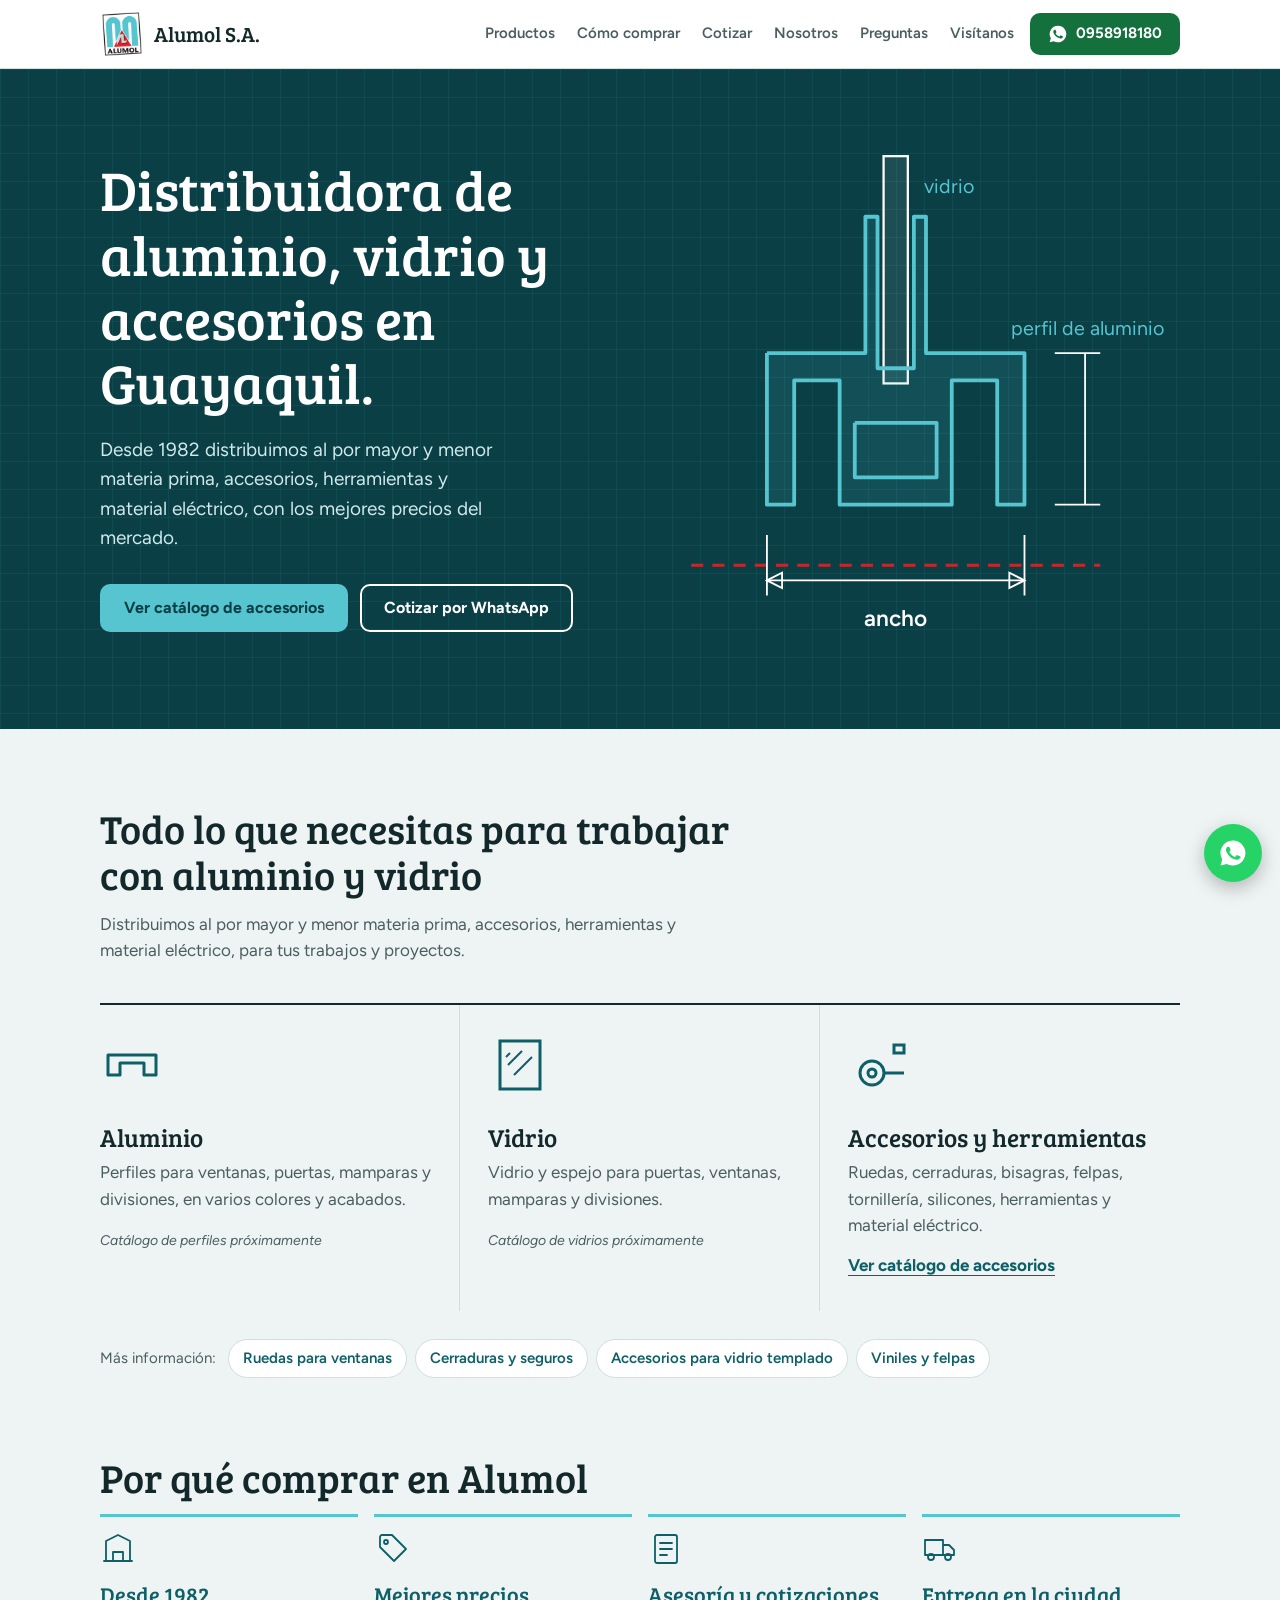
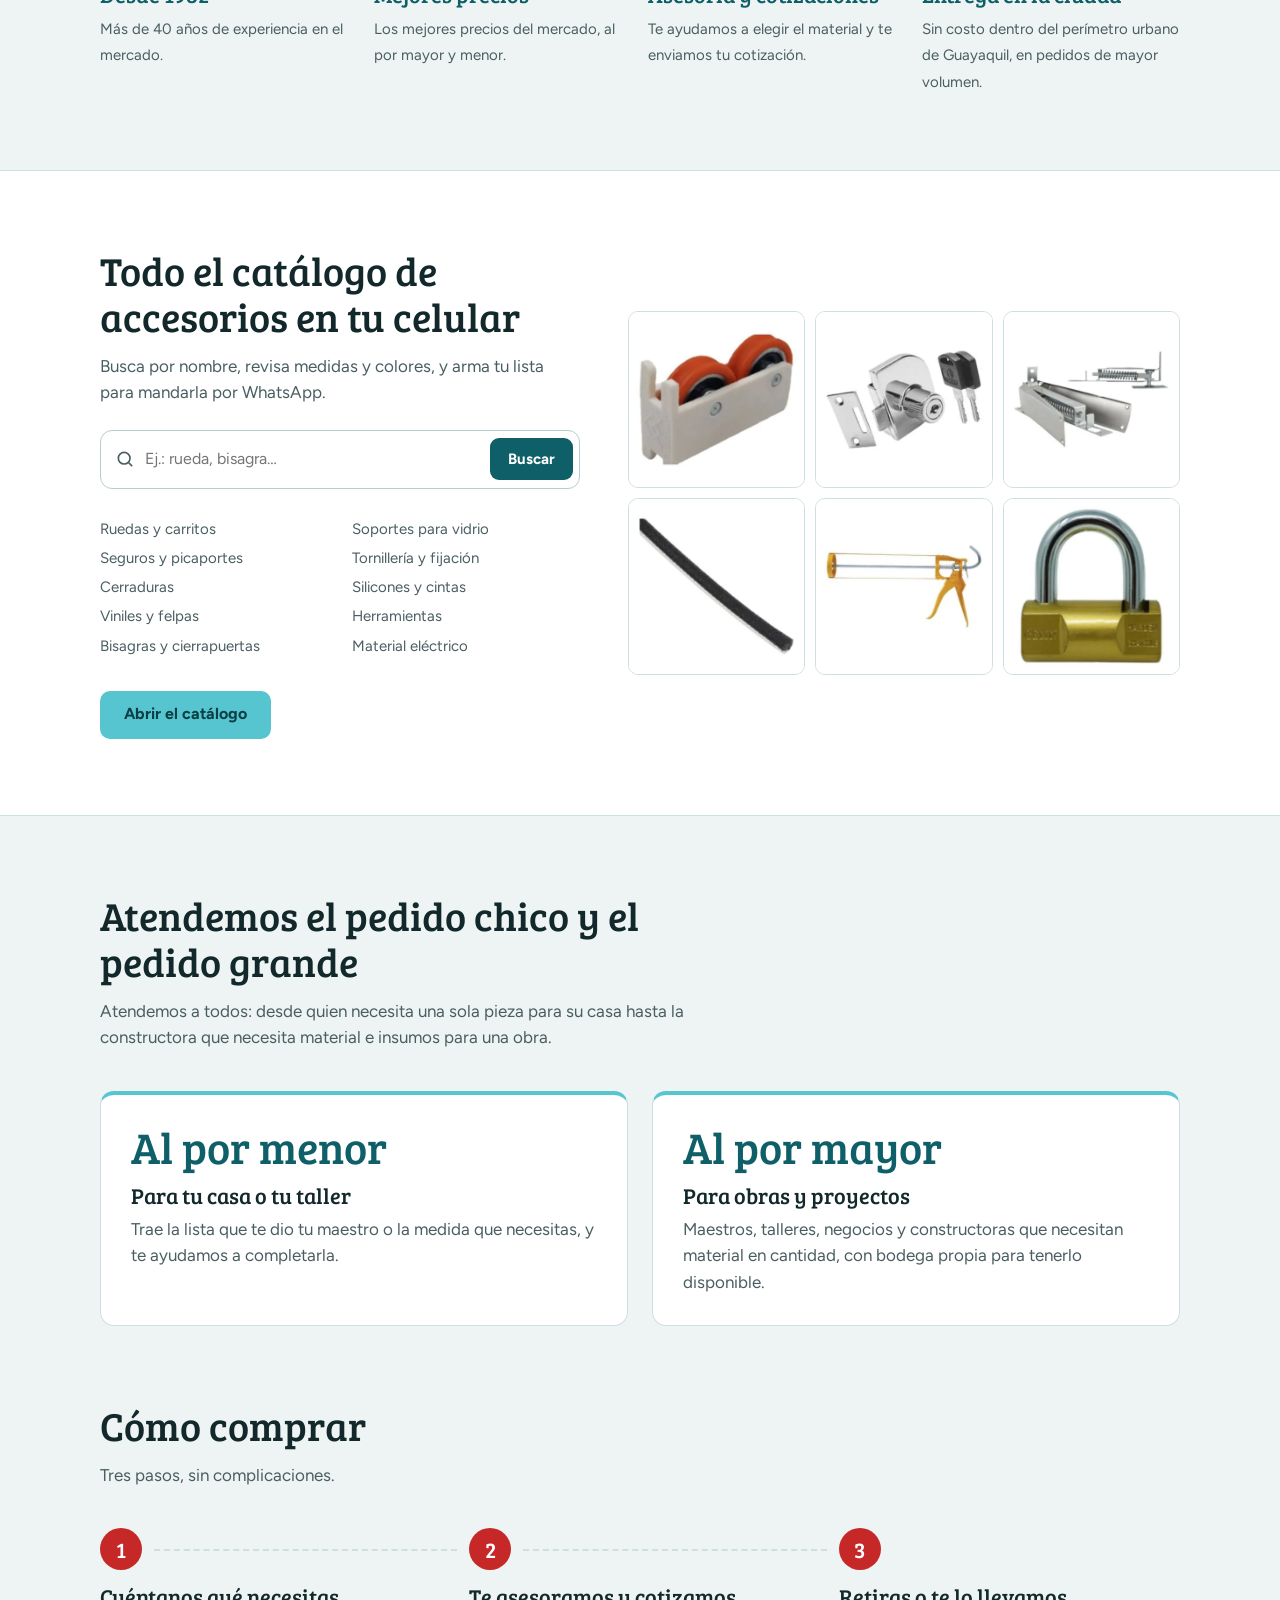
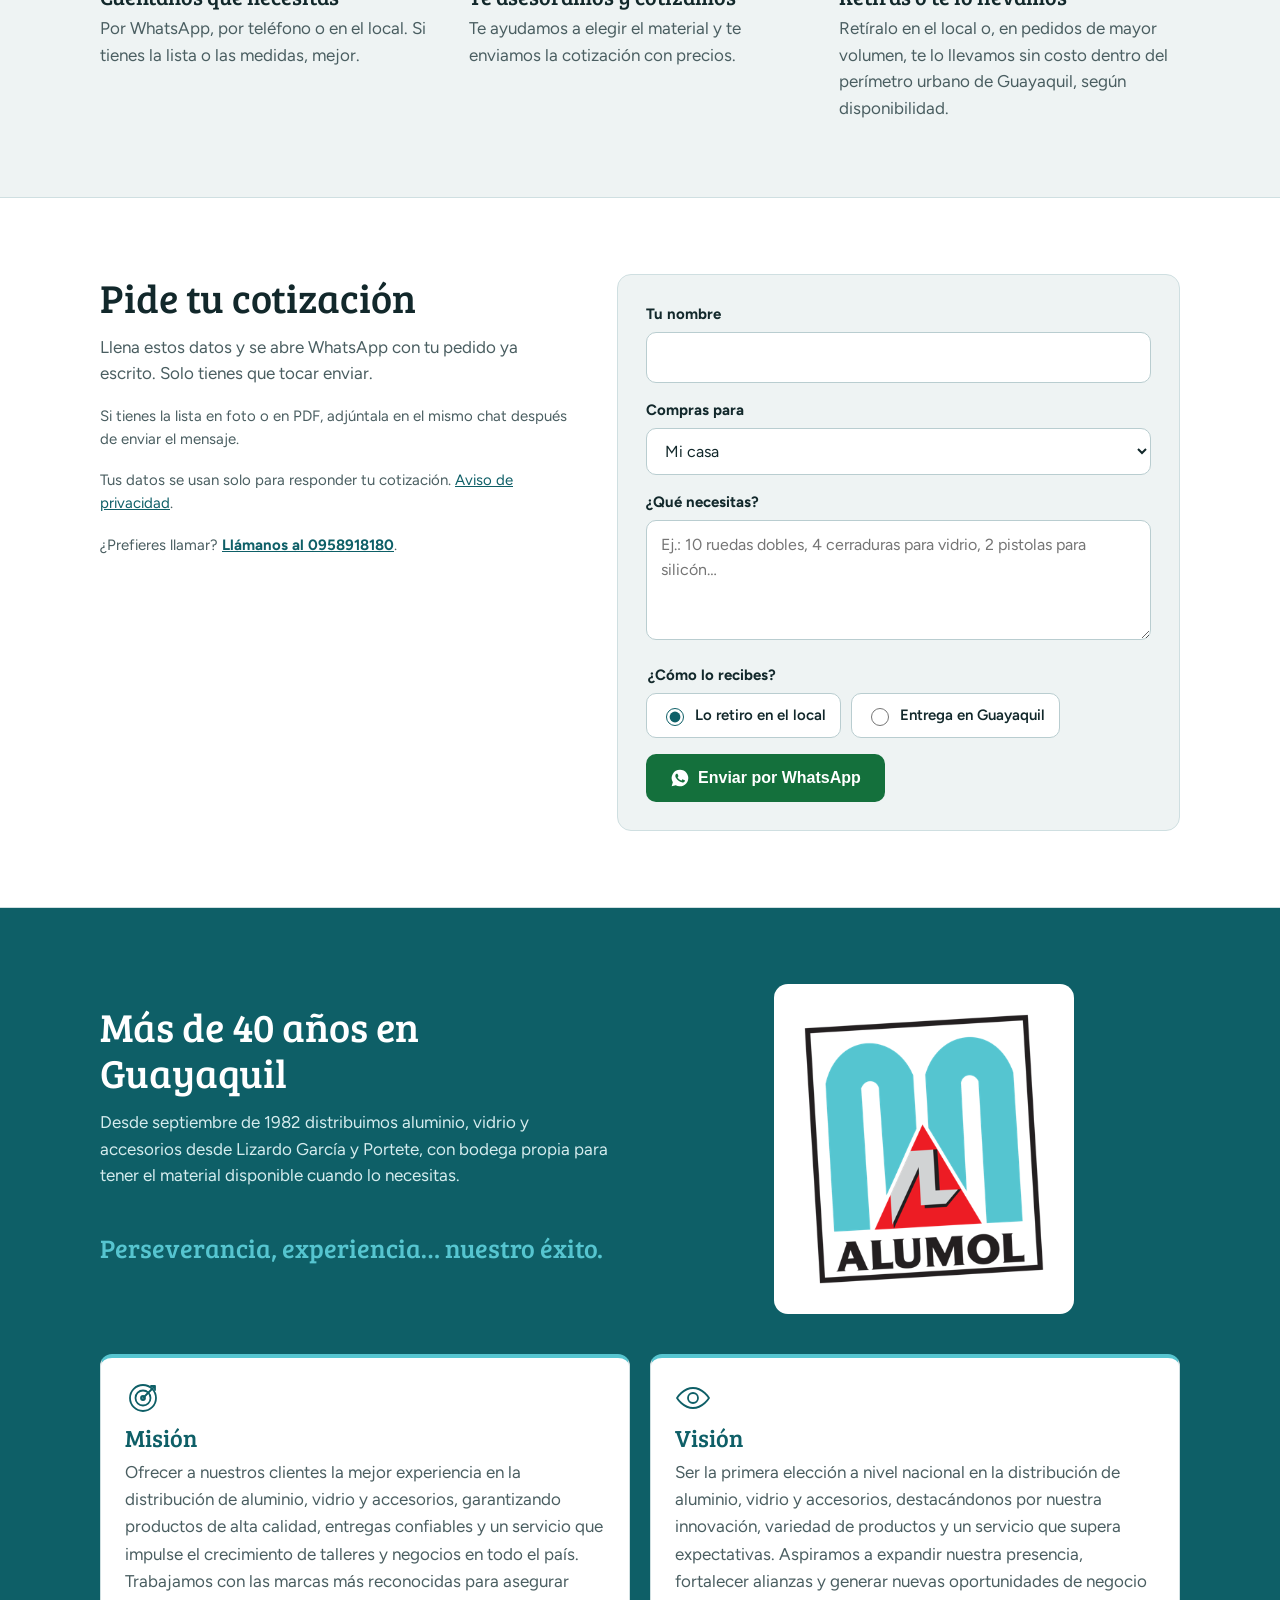
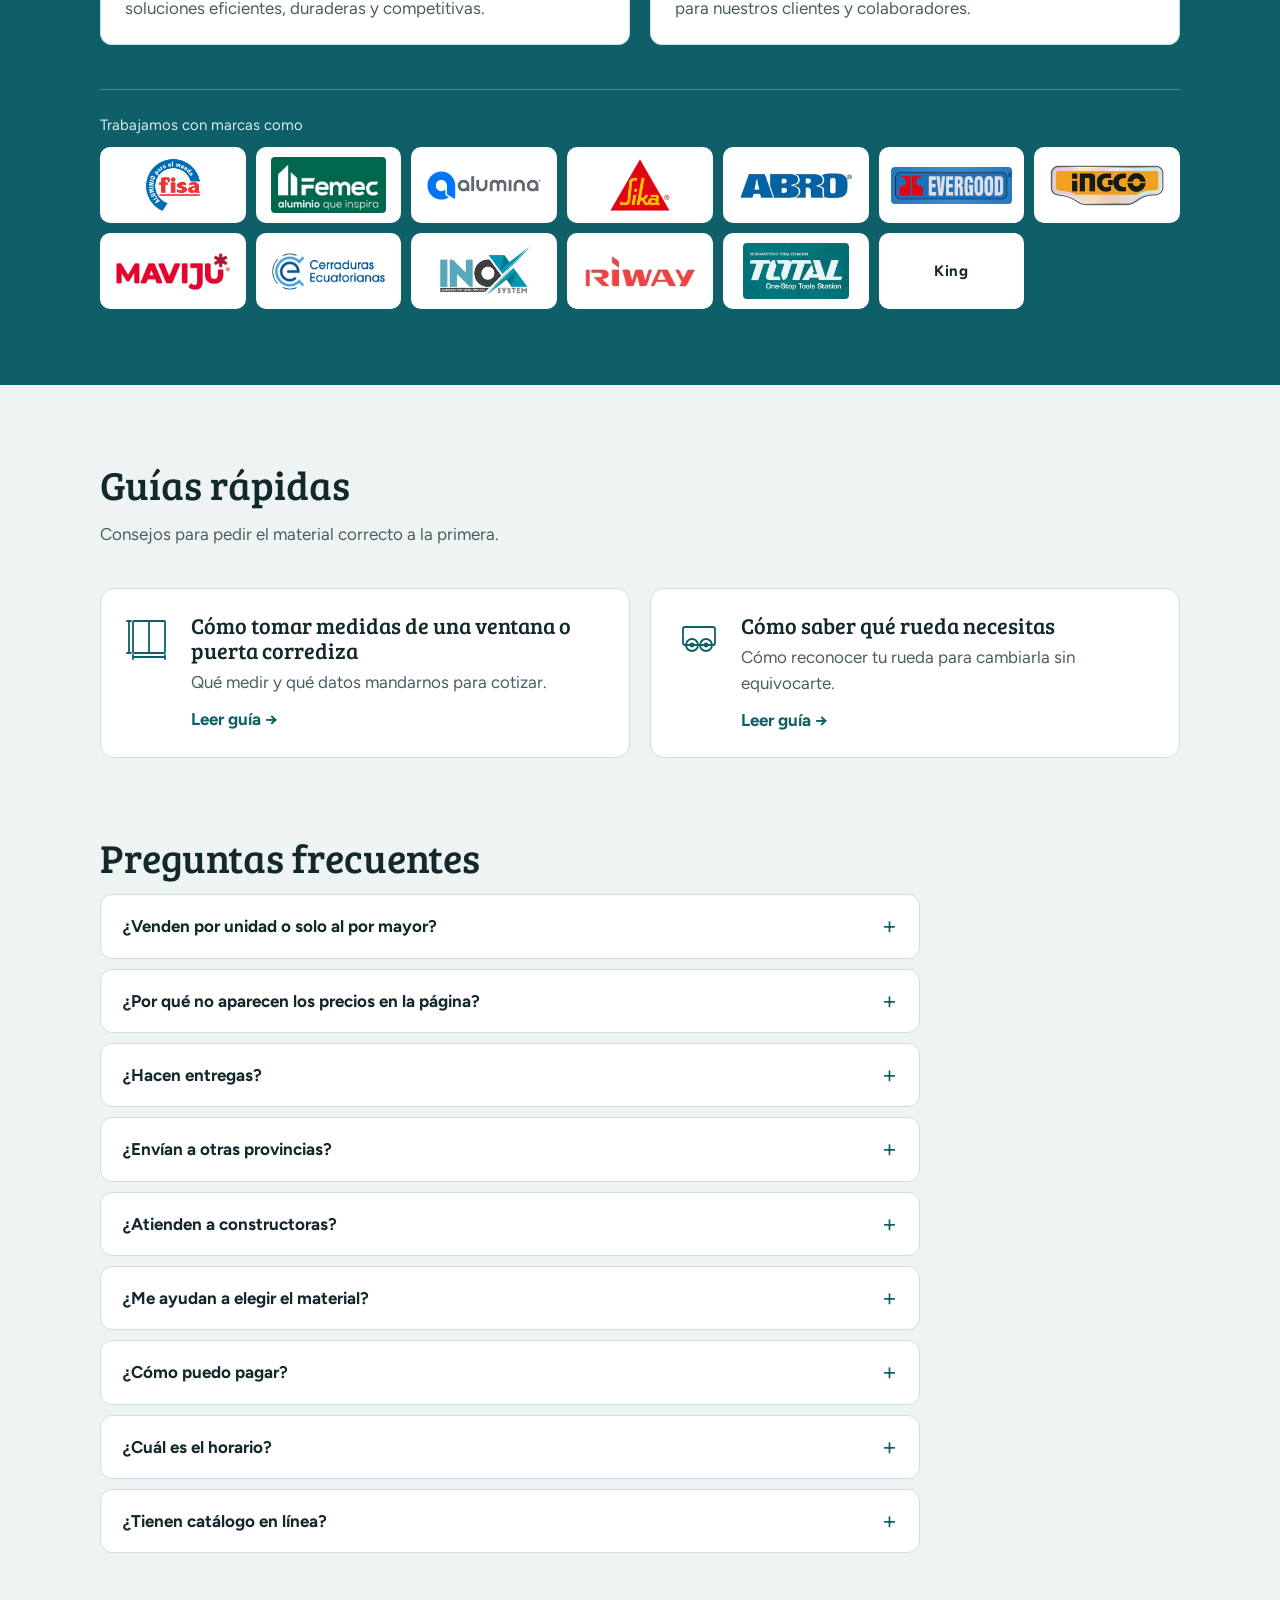
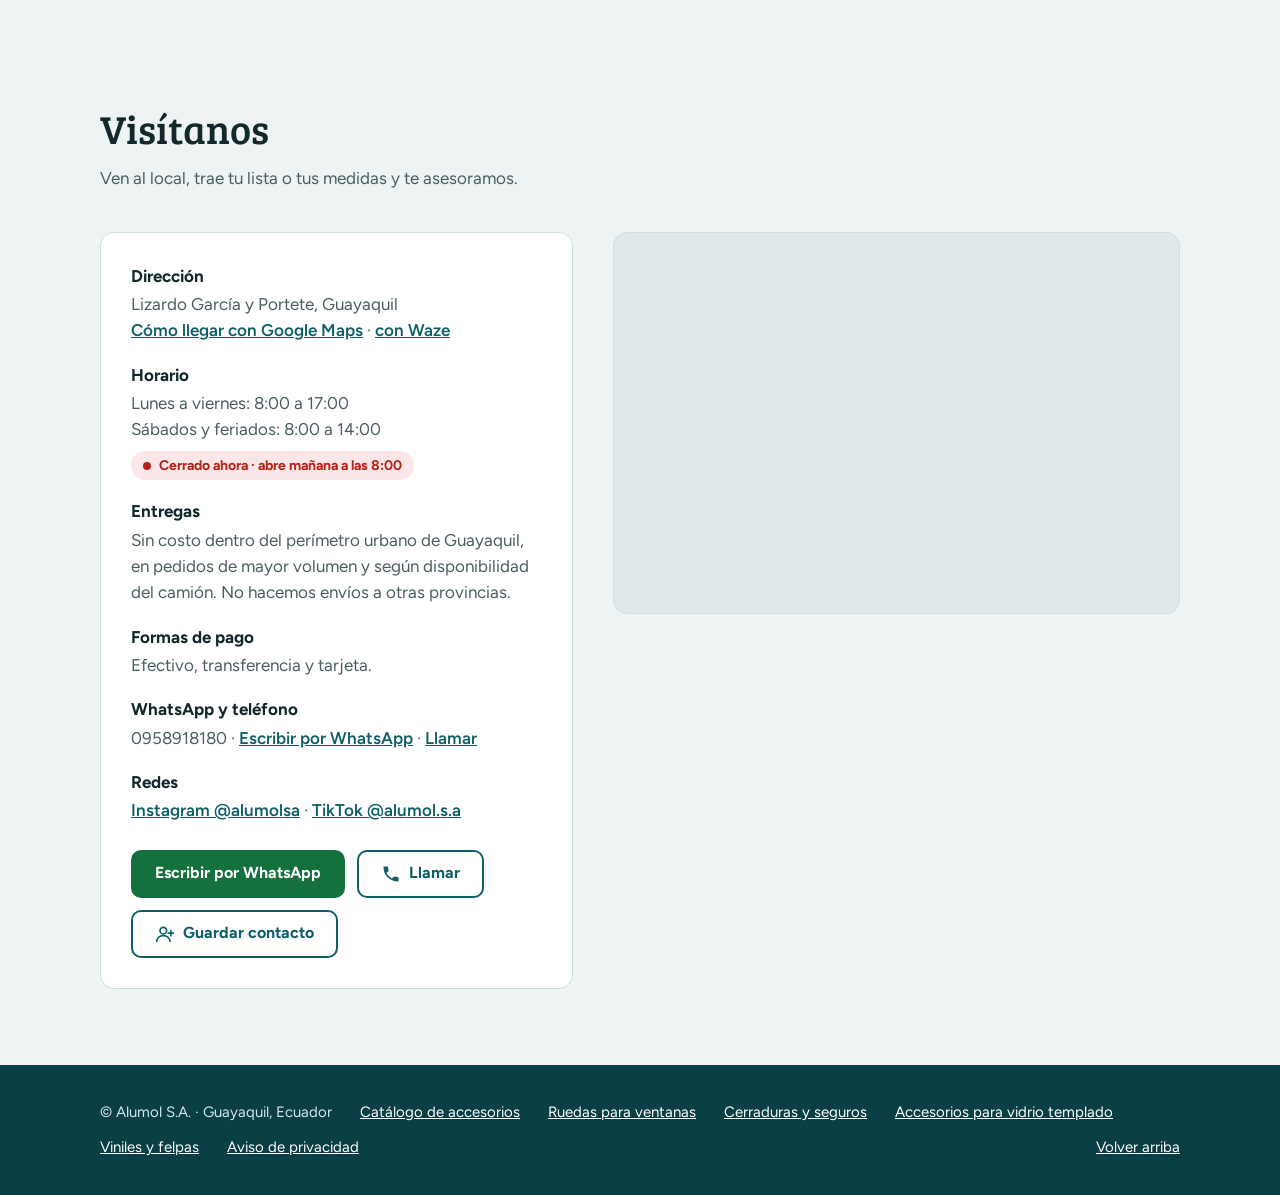
<file: index.html>
<!doctype html>
<html lang="es">
<head>
<meta charset="utf-8">
<meta name="viewport" content="width=device-width, initial-scale=1">
<script>
// Enlaces viejos del catálogo (revisión, productos compartidos, pruebas) se mandan al catálogo
if (location.search || /^#p-/.test(location.hash)) location.replace("catalogo/" + location.search + location.hash);
</script>
<title>Alumol S.A. · Aluminio y vidrio en Guayaquil</title>
<meta name="description" content="Distribuidora de aluminio, vidrio, accesorios, herramientas y material eléctrico en Guayaquil desde 1982. Al por mayor y menor. Lizardo García y Portete.">
<meta property="og:type" content="website">
<meta property="og:site_name" content="Alumol S.A.">
<meta property="og:title" content="Alumol S.A. · Aluminio y vidrio en Guayaquil">
<meta property="og:description" content="Distribuidora de aluminio, vidrio y accesorios en Guayaquil desde 1982. Al por mayor y menor.">
<meta property="og:url" content="https://alumolsa.com.ec/">
<meta property="og:image" content="https://alumolsa.com.ec/compartir.jpg">
<meta property="og:image:width" content="1200">
<meta property="og:image:height" content="630">
<meta name="twitter:card" content="summary_large_image">
<link rel="icon" href="/favicon.ico" sizes="48x48">
<link rel="icon" type="image/png" sizes="96x96" href="/favicon-96.png">
<link rel="icon" type="image/png" sizes="192x192" href="/favicon-192.png">
<link rel="apple-touch-icon" href="/apple-touch-icon.png">
<link rel="manifest" href="/manifest.webmanifest">
<meta name="theme-color" content="#0A3F45">
<link rel="canonical" href="https://alumolsa.com.ec/">
<script type="application/ld+json">
{
 "@context": "https://schema.org",
 "@type": "HardwareStore",
 "name": "Alumol S.A.",
 "description": "Distribuidora de aluminio, vidrio, accesorios, herramientas y material eléctrico en Guayaquil desde 1982. Al por mayor y menor.",
 "url": "https://alumolsa.com.ec/",
 "logo": "https://alumolsa.com.ec/catalogo/logo.png",
 "image": "https://alumolsa.com.ec/compartir.jpg",
 "telephone": "+593958918180",
 "foundingDate": "1982-09",
 "address": {
  "@type": "PostalAddress",
  "streetAddress": "Lizardo García y Portete",
  "addressLocality": "Guayaquil",
  "addressRegion": "Guayas",
  "addressCountry": "EC"
 },
 "openingHoursSpecification": [
  {
   "@type": "OpeningHoursSpecification",
   "dayOfWeek": [
    "Monday",
    "Tuesday",
    "Wednesday",
    "Thursday",
    "Friday"
   ],
   "opens": "08:00",
   "closes": "17:00"
  },
  {
   "@type": "OpeningHoursSpecification",
   "dayOfWeek": "Saturday",
   "opens": "08:00",
   "closes": "14:00"
  }
 ],
 "areaServed": "Guayaquil",
 "sameAs": [
  "https://www.instagram.com/alumolsa",
  "https://www.tiktok.com/@alumol.s.a"
 ]
}
</script>
<link rel="preconnect" href="https://fonts.googleapis.com">
<link rel="preconnect" href="https://fonts.gstatic.com" crossorigin>
<link href="https://fonts.googleapis.com/css2?family=Bree+Serif&family=Figtree:wght@400;600;700&display=swap" rel="stylesheet">
<style>
:root{
  --acento:#56C5D0;   /* celeste Alumol */
  --profundo:#0E5F67; /* azul petróleo */
  --noche:#0A3F45;    /* fondo del plano */
  --rojo:#C62828;     /* rojo del logo */
  --tinta:#12282B;
  --suave:#4A5E61;
  --aluminio:#EEF3F3; /* fondo general, gris aluminio frío */
  --linea:#CFDFE1;
  --whatsapp:#14703C;
}
*{box-sizing:border-box}
html{-webkit-text-size-adjust:100%}
body{margin:0;font-family:Figtree,"Segoe UI",sans-serif;font-size:17px;line-height:1.55;color:var(--tinta);background:var(--aluminio)}
h1,h2,h3{font-family:"Bree Serif",Georgia,serif;font-weight:400;line-height:1.15;margin:0}
a{color:inherit}
img{max-width:100%;display:block}
:focus-visible{outline:3px solid var(--acento);outline-offset:3px}
.ancho{max-width:1120px;margin:0 auto;padding:0 20px}

/* ---------- Cabecera ---------- */
header{background:#fff;border-bottom:1px solid var(--linea);position:sticky;top:0;z-index:10}
header .ancho{display:flex;align-items:center;gap:16px;min-height:68px}
.marca{display:flex;align-items:center;gap:10px;text-decoration:none}
.marca img{width:44px;height:44px;object-fit:contain}
.marca b{font-family:"Bree Serif",Georgia,serif;font-weight:400;font-size:21px}
nav{margin-left:auto;display:flex;gap:22px}
nav a{text-decoration:none;font-weight:600;font-size:15px;color:var(--suave)}
nav a:hover{color:var(--profundo)}
.btn{display:inline-flex;align-items:center;gap:8px;min-height:48px;padding:0 22px;border-radius:10px;font-weight:700;font-size:16px;text-decoration:none;border:2px solid transparent}
.btn svg{width:20px;height:20px;flex:none}
.btn-wa{background:var(--whatsapp);color:#fff}
.btn-wa:hover{background:#0f5a30}
.btn-cat{background:var(--acento);color:var(--noche)}
.btn-cat:hover{background:#7ad3dc}
.btn-borde{border-color:#fff;color:#fff}
.btn-borde:hover{background:rgba(255,255,255,.1)}
header .btn{min-height:42px;padding:0 16px;font-size:15px}
@media (max-width:760px){nav{display:none} header .btn{margin-left:auto}}
@media (max-width:380px){header .btn span{display:none}}

/* ---------- Portada: el plano del perfil ---------- */
.portada{background:var(--noche);color:#fff;overflow:hidden;
  background-image:linear-gradient(rgba(86,197,208,.09) 1px,transparent 1px),linear-gradient(90deg,rgba(86,197,208,.09) 1px,transparent 1px);
  background-size:28px 28px}
.portada .ancho{display:grid;grid-template-columns:1.05fr 1fr;gap:40px;align-items:center;padding-top:72px;padding-bottom:80px}
.portada h1{font-size:clamp(34px,5vw,56px);max-width:17ch}
.portada p{font-size:19px;color:#CFE9EC;max-width:34ch;margin:20px 0 32px}
.acciones{display:flex;flex-wrap:wrap;gap:12px}
.plano{width:100%;max-width:500px;justify-self:center}
.plano .perfil{fill:rgba(86,197,208,.12);stroke:var(--acento);stroke-width:2.5;stroke-linejoin:round}
.plano .vidrio{fill:rgba(255,255,255,.08);stroke:#fff;stroke-width:1.5}
.plano .cota{stroke:#fff;stroke-width:1.2;fill:none}
.plano text{fill:#fff;font-family:Figtree,sans-serif;font-size:15px;font-weight:600}
.plano .nota{fill:var(--acento);font-size:13px;font-weight:400}
.plano .corte{stroke:var(--rojo);stroke-width:2;stroke-dasharray:8 6}
@media (prefers-reduced-motion:no-preference){
  .plano .perfil{stroke-dasharray:1400;stroke-dashoffset:1400;animation:trazo 2.2s ease-out .2s forwards}
  .plano .aparece{opacity:0;animation:aparece .6s ease-out 2s forwards}
  @keyframes trazo{to{stroke-dashoffset:0}}
  @keyframes aparece{to{opacity:1}}
}
@media (max-width:820px){
  .portada .ancho{grid-template-columns:1fr;padding-top:44px;padding-bottom:52px;gap:28px}
  .plano{max-width:380px}
}

/* ---------- Retoques sutiles ---------- */
.sello{display:inline-block;margin-bottom:18px;padding:6px 14px;border:1px solid rgba(86,197,208,.55);border-radius:999px;color:var(--acento);font-size:14px;font-weight:700;letter-spacing:.08em;text-transform:uppercase}
.btn{transition:transform .15s ease,background-color .15s ease,box-shadow .15s ease}
.btn:hover{transform:translateY(-2px);box-shadow:0 6px 16px rgba(10,63,69,.18)}
.ventajas svg{width:36px;height:36px;fill:none;stroke:var(--profundo);stroke-width:1.8;stroke-linecap:round;stroke-linejoin:round;margin-bottom:10px;display:block}
.cliente{border-top:4px solid var(--acento) !important;transition:transform .2s ease,box-shadow .2s ease}
.cliente:hover{transform:translateY(-3px);box-shadow:0 10px 24px rgba(10,63,69,.10)}
.muestras img{transition:transform .25s ease}
.muestras img:hover{transform:scale(1.04)}
.nosotros .ancho.ancho-marcas{display:block}
.nosotros .ancho-marcas .marcas{margin-top:44px}
.nosotros .ancho-marcas ul{grid-template-columns:repeat(auto-fill,minmax(140px,1fr))}
.marcas li{transition:transform .2s ease}.marcas li:hover{transform:translateY(-2px)}
.nosotros .logo-nos{max-width:300px}
.js .aparece-sec{opacity:0;transform:translateY(18px);transition:opacity .6s ease,transform .6s ease}
.js .aparece-sec.visto{opacity:1;transform:none}
@media (prefers-reduced-motion:reduce){.js .aparece-sec{opacity:1;transform:none;transition:none}.btn:hover,.cliente:hover,.muestras img:hover{transform:none}}

/* Buscador en la portada */
.oculto{position:absolute;width:1px;height:1px;overflow:hidden;clip:rect(0 0 0 0);white-space:nowrap}
.portada .ancho > div,.catalogo .ancho > div{min-width:0}
.buscar-web{width:100%;display:flex;align-items:center;max-width:520px;margin:0 0 22px;background:#fff;border-radius:12px;padding:6px 6px 6px 14px;box-shadow:0 6px 20px rgba(0,0,0,.18)}
.buscar-web svg{flex:none;width:20px;height:20px;fill:none;stroke:var(--suave);stroke-width:2;stroke-linecap:round}
.buscar-web input{flex:1;min-width:0;border:0;outline:0;font:inherit;font-size:16px;color:var(--tinta);padding:10px 10px;background:transparent}
.buscar-web button{flex:none;border:0;border-radius:9px;background:var(--profundo);color:#fff;font:inherit;font-weight:700;font-size:15px;padding:0 18px;min-height:42px;cursor:pointer}
.buscar-web button:hover{background:#0b4c52}
.buscar-web.en-catalogo{box-shadow:none;border:1px solid #B9CDD0;margin:-16px 0 26px}
.buscar-web:focus-within{outline:3px solid var(--acento);outline-offset:2px}
.btn-llamar{border-color:var(--profundo);color:var(--profundo);background:#fff}
.btn-llamar:hover{background:var(--aluminio)}
.datos .acciones .btn{margin-top:0}

.mas-prod{display:flex;flex-wrap:wrap;align-items:center;gap:8px;margin:28px 0 0;font-size:15px}
.mas-prod span{color:var(--suave);margin-right:4px}
.mas-prod a{border:1px solid var(--linea);background:#fff;border-radius:999px;padding:7px 14px;color:var(--profundo);font-weight:600;text-decoration:none}
.mas-prod a:hover{border-color:var(--profundo)}

/* ---------- Secciones ---------- */
section{padding:76px 0}
.titulo{font-size:clamp(28px,3.6vw,40px);margin-bottom:14px;max-width:30ch}
.intro{color:var(--suave);max-width:58ch;margin:0 0 40px}

/* Qué vendemos */
.lineas{display:grid;grid-template-columns:repeat(3,1fr);border-top:2px solid var(--tinta)}
.linea{padding:28px 28px 32px 0;border-right:1px solid var(--linea)}
.linea + .linea{padding-left:28px}
.linea:last-child{border-right:0}
.linea svg{width:64px;height:64px;margin-bottom:18px}
.linea h3{font-size:25px;margin-bottom:8px}
.linea p{margin:0 0 14px;color:var(--suave)}
.linea .pronto{font-size:14px;color:var(--suave);font-style:italic}
.linea a.enlace{font-weight:700;color:var(--profundo);text-underline-offset:4px}
@media (max-width:820px){
  .lineas{grid-template-columns:1fr}
  .linea,.linea + .linea{padding:26px 0;border-right:0;border-bottom:1px solid var(--linea)}
  .linea:last-child{border-bottom:0}
}

/* Franja del catálogo */
.catalogo{background:#fff;border-top:1px solid var(--linea);border-bottom:1px solid var(--linea)}
.catalogo .ancho{display:grid;grid-template-columns:1fr 1.15fr;gap:48px;align-items:center}
.muestras{display:grid;grid-template-columns:repeat(3,1fr);gap:10px}
.muestras img{aspect-ratio:1;object-fit:cover;border-radius:10px;background:var(--aluminio);border:1px solid var(--linea)}
.catalogo ul{padding:0;margin:0 0 30px;list-style:none;columns:2;column-gap:24px;color:var(--suave);font-size:15px}
.catalogo li{padding:3px 0;break-inside:avoid}
@media (max-width:820px){.catalogo .ancho{grid-template-columns:1fr;gap:32px}.muestras{order:-1}}

/* Por qué Alumol */
.porque{padding-top:0}
.nosotros .ancho.ancho-mv{display:grid;grid-template-columns:1fr 1fr;gap:20px;margin-top:40px;align-items:stretch}
.mv{background:#fff;border:1px solid var(--linea);border-top:4px solid var(--acento);border-radius:12px;padding:22px 24px;color:var(--tinta)}
.mv svg{width:36px;height:36px;fill:none;stroke:var(--profundo);stroke-width:1.8;stroke-linecap:round;stroke-linejoin:round;display:block;margin-bottom:8px}
.mv h3{font-family:"Bree Serif",Georgia,serif;font-weight:400;font-size:24px;color:var(--profundo);margin:0 0 8px}
.mv p{margin:0;color:var(--suave);line-height:1.6}
@media (max-width:760px){.nosotros .ancho.ancho-mv{grid-template-columns:1fr}}
.ventajas{list-style:none;margin:0;padding:0;display:grid;grid-template-columns:repeat(4,1fr);gap:16px}
.ventajas li{border-top:3px solid var(--acento);padding-top:14px}
.ventajas b{display:block;font-family:"Bree Serif",Georgia,serif;font-weight:400;font-size:22px;color:var(--profundo);margin-bottom:4px}
.ventajas span{color:var(--suave);font-size:15px}
@media (max-width:820px){.ventajas{grid-template-columns:1fr 1fr}}
@media (max-width:440px){.ventajas{grid-template-columns:1fr}}

/* Para quién */
.clientes{display:grid;grid-template-columns:1fr 1fr;gap:24px}
.cliente{background:#fff;border-radius:14px;padding:30px;border:1px solid var(--linea)}
.cliente .escala{font-family:"Bree Serif",Georgia,serif;font-size:44px;color:var(--profundo);line-height:1;margin-bottom:14px}
.cliente h3{font-size:22px;margin-bottom:8px}
.cliente p{margin:0;color:var(--suave)}
@media (max-width:700px){.clientes{grid-template-columns:1fr}}

/* Cómo comprar: secuencia real */
.pasos{list-style:none;padding:0;margin:0;display:grid;grid-template-columns:repeat(3,1fr);gap:28px;counter-reset:paso}
.pasos li{counter-increment:paso;position:relative;padding-top:56px}
.pasos li::before{content:counter(paso);position:absolute;top:0;left:0;width:42px;height:42px;border-radius:50%;background:var(--rojo);color:#fff;display:grid;place-items:center;font-family:"Bree Serif",Georgia,serif;font-size:22px}
.pasos li:not(:last-child)::after{content:"";position:absolute;top:21px;left:54px;right:-16px;border-top:2px dashed var(--linea)}
.pasos h3{font-size:22px;margin-bottom:6px}
.pasos p{margin:0;color:var(--suave)}
@media (max-width:760px){.pasos{grid-template-columns:1fr}.pasos li:not(:last-child)::after{display:none}}

/* Nosotros */
.nosotros{background:var(--profundo);color:#fff}
.nosotros .ancho{display:grid;grid-template-columns:1fr 1fr;gap:56px;align-items:center}
.nosotros .intro{color:#D5ECEE}
.nosotros p{max-width:52ch}
.lema{font-family:"Bree Serif",Georgia,serif;font-size:26px;color:var(--acento);margin-top:26px}
.logo-nos{background:#fff;border-radius:14px;padding:28px;display:grid;place-items:center;max-width:360px;justify-self:center}
.logo-nos img{width:100%;max-width:260px;height:auto}
.foto-pend{aspect-ratio:4/3;border:2px dashed rgba(255,255,255,.45);border-radius:14px;display:grid;place-items:center;text-align:center;color:#D5ECEE;padding:20px;font-size:15px}
.marcas{margin-top:36px;padding-top:24px;border-top:1px solid rgba(255,255,255,.25)}
.marcas p{margin:0 0 10px;color:#D5ECEE;font-size:15px}
.marcas ul{list-style:none;padding:0;margin:0;display:grid;grid-template-columns:repeat(auto-fill,minmax(118px,1fr));gap:10px}
.marcas li{background:#fff;border-radius:10px;height:76px;padding:10px 12px;display:flex;align-items:center;justify-content:center;color:var(--tinta);font-weight:700;letter-spacing:.04em;font-size:15px;text-align:center}
.marcas li img{max-width:100%;max-height:56px;min-width:0;width:auto;height:auto;object-fit:contain;border-radius:4px}
@media (max-width:820px){.nosotros .ancho{grid-template-columns:1fr;gap:32px}}

/* Visítanos */
.visita{display:grid;grid-template-columns:1fr 1.2fr;gap:40px;align-items:start}
.datos{background:#fff;border-radius:14px;border:1px solid var(--linea);padding:30px}
.datos dl{margin:0}
.datos dt{font-weight:700;margin-top:18px}
.datos dt:first-child{margin-top:0}
.datos dd{margin:2px 0 0;color:var(--suave)}
.datos dd a{color:var(--profundo);font-weight:600}
.datos .btn{margin-top:26px}
.mapa{border-radius:14px;overflow:hidden;border:1px solid var(--linea);min-height:380px;background:#dfe9ea}
.mapa iframe{width:100%;height:100%;min-height:380px;border:0;display:block}
@media (max-width:820px){.visita{grid-template-columns:1fr}}

/* Cotización por WhatsApp */
.cotizar{background:#fff;border-top:1px solid var(--linea);border-bottom:1px solid var(--linea)}
.cotizar .ancho{display:grid;grid-template-columns:1fr 1.2fr;gap:48px;align-items:start}
.cotizar .nota{color:var(--suave);font-size:15px;margin-top:18px}
.form-cot{background:var(--aluminio);border:1px solid var(--linea);border-radius:14px;padding:28px;display:grid;gap:16px}
.form-cot label,.form-cot legend{font-weight:700;font-size:15px;display:block;margin-bottom:6px}
.form-cot input[type=text],.form-cot select,.form-cot textarea{width:100%;font:inherit;font-size:16px;color:var(--tinta);background:#fff;border:1px solid #B9CDD0;border-radius:10px;padding:12px 14px}
.form-cot textarea{min-height:120px;resize:vertical}
.form-cot input:focus,.form-cot select:focus,.form-cot textarea:focus{outline:2px solid var(--acento);outline-offset:1px;border-color:var(--acento)}
.form-cot fieldset{border:0;padding:0;margin:0}
.form-cot .opciones{display:flex;flex-wrap:wrap;gap:10px}
.form-cot .opciones label{font-weight:600;margin:0;display:flex;align-items:center;gap:8px;background:#fff;border:1px solid #B9CDD0;border-radius:10px;padding:10px 14px;cursor:pointer}
.form-cot .opciones input{accent-color:var(--profundo);width:18px;height:18px}
.form-cot .btn{justify-self:start}
.form-cot .error{color:var(--rojo);font-size:14px;font-weight:600;margin:0}
@media (max-width:820px){.cotizar .ancho{grid-template-columns:1fr;gap:28px}}

/* Guías */
.guias{display:grid;grid-template-columns:1fr 1fr;gap:20px}
.guia{display:flex;gap:18px;align-items:flex-start;background:#fff;border:1px solid var(--linea);border-radius:14px;padding:24px;text-decoration:none;color:var(--tinta);transition:transform .2s ease,box-shadow .2s ease}
.guia:hover{transform:translateY(-3px);box-shadow:0 10px 24px rgba(10,63,69,.10)}
.guia svg{flex:none;width:48px;height:48px;fill:none;stroke:var(--profundo);stroke-width:1.8;stroke-linecap:round;stroke-linejoin:round}
.guia h3{font-size:22px;margin-bottom:6px}.guia p{margin:0 0 10px;color:var(--suave)}.guia span{font-weight:700;color:var(--profundo)}
@media (max-width:760px){.guias{grid-template-columns:1fr}}

/* Preguntas frecuentes */
.faq{max-width:820px;display:grid;gap:10px}
.faq details{background:#fff;border:1px solid var(--linea);border-radius:12px}
.faq summary{list-style:none;cursor:pointer;padding:18px 52px 18px 22px;font-weight:700;font-size:17px;position:relative}
.faq summary::-webkit-details-marker{display:none}
.faq summary::after{content:"+";position:absolute;right:22px;top:50%;transform:translateY(-50%);font-size:24px;font-weight:400;color:var(--profundo)}
.faq details[open] summary::after{content:"–"}
.faq details p{margin:0;padding:0 22px 20px;color:var(--suave)}
.faq a{color:var(--profundo);font-weight:600}

/* Abierto ahora */
.estado{display:inline-flex;align-items:center;gap:8px;margin-top:8px;padding:4px 12px;border-radius:999px;font-size:14px;font-weight:700;background:#E6F4EA;color:#14703C}
.estado::before{content:"";width:8px;height:8px;border-radius:50%;background:currentColor}
.estado.pronto{background:#FFF3D6;color:#8A5A00}
.estado.cerrado{background:#FBE7E7;color:#B42318}
.estado[hidden]{display:none}

/* Marcador de dato por confirmar (solo borrador) */
.falta{background:#FFF3B0;color:#5a4a00;border-radius:4px;padding:0 4px}

footer{background:var(--noche);color:#CFE9EC;padding:36px 0;font-size:15px}
footer .ancho{display:flex;flex-wrap:wrap;gap:12px 28px;align-items:center}
footer a{color:#fff}
footer .der{margin-left:auto}

.wa-flotante{position:fixed;right:18px;bottom:18px;width:58px;height:58px;border-radius:50%;background:#25D366;display:grid;place-items:center;box-shadow:0 6px 18px rgba(0,0,0,.25);z-index:20}
.wa-flotante svg{width:30px;height:30px;fill:#fff}
/* Botón para subir rápido (igual al del catálogo) */
#subir{position:fixed;right:23px;bottom:88px;z-index:19;width:48px;height:48px;border-radius:50%;border:0;background:#fff;color:var(--tinta);box-shadow:0 3px 12px rgba(0,0,0,.2);font-size:22px;cursor:pointer}
#subir:hover{background:var(--aluminio)}
#subir[hidden]{display:none}
</style>
<script src="avisos.js" defer></script>
</head>
<body>

<header>
  <div class="ancho">
    <a class="marca" href="#inicio"><img src="catalogo/logo-chico.png" alt=""><b>Alumol S.A.</b></a>
    <nav aria-label="Secciones">
      <a href="#productos">Productos</a>
      <a href="#como-comprar">Cómo comprar</a>
      <a href="#cotizar">Cotizar</a>
      <a href="#nosotros">Nosotros</a>
      <a href="#preguntas">Preguntas</a>
      <a href="#visitanos">Visítanos</a>
    </nav>
    <a class="btn btn-wa" href="https://wa.me/593958918180" target="_blank" rel="noopener">
      <svg viewBox="0 0 24 24" fill="currentColor" aria-hidden="true"><path d="M12 2a10 10 0 0 0-8.6 15.1L2 22l5-1.3A10 10 0 1 0 12 2Zm5.3 14.1c-.2.6-1.3 1.2-1.8 1.2-.5.1-1 .1-3.3-.8-2.8-1.1-4.5-4-4.7-4.2-.1-.2-1.1-1.5-1.1-2.8 0-1.4.7-2 1-2.3.2-.3.5-.3.7-.3h.5c.2 0 .4 0 .6.5l.8 2c.1.2.1.4 0 .5l-.3.5-.4.4c-.1.1-.3.3-.1.6.2.3.8 1.3 1.7 2.1 1.1 1 2.1 1.3 2.4 1.5.3.1.5.1.6-.1l.9-1.1c.2-.3.4-.2.7-.1l2 .9c.3.1.5.2.5.3.1.2.1.7-.1 1.2Z"/></svg>
      <span>0958918180</span>
    </a>
  </div>
</header>

<main id="inicio">

<!-- PORTADA -->
<div class="portada">
  <div class="ancho">
    <div>
      <h1>Distribuidora de aluminio, vidrio y accesorios en Guayaquil.</h1>
      <p>Desde 1982 distribuimos al por mayor y menor materia prima, accesorios, herramientas y material eléctrico, con los mejores precios del mercado.</p>
      <div class="acciones">
        <a class="btn btn-cat" href="catalogo/">Ver catálogo de accesorios</a>
        <a class="btn btn-borde" href="https://wa.me/593958918180?text=Hola%20Alumol%2C%20quisiera%20cotizar%20material" target="_blank" rel="noopener">Cotizar por WhatsApp</a>
      </div>
    </div>

    <!-- Corte de un perfil de aluminio con su vidrio, dibujado como plano -->
    <svg class="plano" viewBox="50 10 330 335" role="img" aria-label="Dibujo técnico del corte de un perfil de aluminio con vidrio, con sus medidas">
      <rect class="vidrio" x="187" y="20" width="16" height="150"/>
      <path class="perfil" d="M110 150 H175 V60 H183 V160 H207 V60 H215 V150 H280 V250 H262 V168 H232 V250 H158 V168 H128 V250 H110 Z M168 196 H222 V232 H168 Z"/>
      <line class="corte" x1="60" y1="290" x2="330" y2="290"/>
      <g class="aparece">
        <path class="cota" d="M110 270 V310 M280 270 V310 M110 300 H280"/>
        <path class="cota" d="M110 300 l10 -5 v10 z M280 300 l-10 -5 v10 z" fill="#fff"/>
        <text x="195" y="330" text-anchor="middle">ancho</text>
        <path class="cota" d="M300 150 H330 M300 250 H330 M320 150 V250"/>
        <text class="nota" x="214" y="44">vidrio</text>
        <text class="nota" x="372" y="138" text-anchor="end">perfil de aluminio</text>
      </g>
    </svg>
  </div>
</div>

<!-- QUÉ VENDEMOS -->
<section id="productos">
  <div class="ancho">
    <h2 class="titulo">Todo lo que necesitas para trabajar con aluminio y vidrio</h2>
    <p class="intro">Distribuimos al por mayor y menor materia prima, accesorios, herramientas y material eléctrico, para tus trabajos y proyectos.</p>

    <div class="lineas">
      <div class="linea">
        <svg viewBox="0 0 64 64" fill="none" stroke="#0E5F67" stroke-width="3" stroke-linejoin="round" aria-hidden="true"><path d="M8 22h48v20H44V30H20v12H8z"/></svg>
        <h3>Aluminio</h3>
        <p>Perfiles para ventanas, puertas, mamparas y divisiones, en varios colores y acabados.</p>
        <span class="pronto">Catálogo de perfiles próximamente</span>
      </div>
      <div class="linea">
        <svg viewBox="0 0 64 64" fill="none" stroke="#0E5F67" stroke-width="3" aria-hidden="true"><rect x="12" y="8" width="40" height="48"/><path d="M22 20l-4 4M34 18L20 32M44 24L26 42" stroke-width="2"/></svg>
        <h3>Vidrio</h3>
        <p>Vidrio y espejo para puertas, ventanas, mamparas y divisiones.</p>
        <span class="pronto">Catálogo de vidrios próximamente</span>
      </div>
      <div class="linea">
        <svg viewBox="0 0 64 64" fill="none" stroke="#0E5F67" stroke-width="3" aria-hidden="true"><circle cx="24" cy="40" r="12"/><circle cx="24" cy="40" r="4"/><path d="M36 40h20M46 20v-8h10v8z"/></svg>
        <h3>Accesorios y herramientas</h3>
        <p>Ruedas, cerraduras, bisagras, felpas, tornillería, silicones, herramientas y material eléctrico.</p>
        <a class="enlace" href="catalogo/">Ver catálogo de accesorios</a>
      </div>
    </div>
    <p class="mas-prod"><span>Más información:</span><a href="ruedas-para-ventanas-guayaquil/">Ruedas para ventanas</a><a href="cerraduras-y-seguros-guayaquil/">Cerraduras y seguros</a><a href="accesorios-vidrio-templado-guayaquil/">Accesorios para vidrio templado</a><a href="viniles-y-felpas-guayaquil/">Viniles y felpas</a></p>
  </div>
</section>

<!-- POR QUÉ ALUMOL -->
<section class="porque" aria-labelledby="porque-t">
  <div class="ancho">
    <h2 class="titulo" id="porque-t">Por qué comprar en Alumol</h2>
    <ul class="ventajas">
      <li><svg viewBox="0 0 36 36" aria-hidden="true"><path d="M6 30V10l12-6 12 6v20"/><path d="M13 30v-9h10v9"/><path d="M4 30h28"/></svg><b>Desde 1982</b><span>Más de 40 años de experiencia en el mercado.</span></li>
      <li><svg viewBox="0 0 36 36" aria-hidden="true"><path d="M18 4H8a2 2 0 0 0-2 2v10l14 14 12-12z"/><circle cx="12" cy="11" r="2"/></svg><b>Mejores precios</b><span>Los mejores precios del mercado, al por mayor y menor.</span></li>
      <li><svg viewBox="0 0 36 36" aria-hidden="true"><rect x="7" y="4" width="22" height="28" rx="2"/><path d="M12 12h12M12 18h12M12 24h7"/></svg><b>Asesoría y cotizaciones</b><span>Te ayudamos a elegir el material y te enviamos tu cotización.</span></li>
      <li><svg viewBox="0 0 36 36" aria-hidden="true"><path d="M3 9h18v15H3zM21 14h6l5 5v5h-11"/><circle cx="9" cy="26" r="3"/><circle cx="26" cy="26" r="3"/></svg><b>Entrega en la ciudad</b><span>Sin costo dentro del perímetro urbano de Guayaquil, en pedidos de mayor volumen.</span></li>
    </ul>
  </div>
</section>

<!-- CATÁLOGO -->
<section class="catalogo">
  <div class="ancho">
    <div>
      <h2 class="titulo">Todo el catálogo de accesorios en tu celular</h2>
      <p class="intro">Busca por nombre, revisa medidas y colores, y arma tu lista para mandarla por WhatsApp.</p>
      <form class="buscar-web en-catalogo" action="catalogo/" method="get" role="search">
        <label for="buscar-web" class="oculto">Buscar en el catálogo</label>
        <svg viewBox="0 0 24 24" aria-hidden="true"><circle cx="11" cy="11" r="7"/><path d="m20 20-3.5-3.5"/></svg>
        <input id="buscar-web" name="buscar" type="search" placeholder="Ej.: rueda, bisagra…" autocomplete="off" required>
        <button type="submit">Buscar</button>
      </form>
      <ul>
        <li>Ruedas y carritos</li>
        <li>Seguros y picaportes</li>
        <li>Cerraduras</li>
        <li>Viniles y felpas</li>
        <li>Bisagras y cierrapuertas</li>
        <li>Soportes para vidrio</li>
        <li>Tornillería y fijación</li>
        <li>Silicones y cintas</li>
        <li>Herramientas</li>
        <li>Material eléctrico</li>
      </ul>
      <a class="btn btn-cat" href="catalogo/">Abrir el catálogo</a>
    </div>
    <div class="muestras">
      <img src="catalogo/fotos/rueda-doble.webp" alt="Rueda doble" loading="lazy">
      <img src="catalogo/fotos/cerradura-para-vidrio.webp" alt="Cerradura para vidrio" loading="lazy">
      <img src="catalogo/fotos/bisagra-piso-induma.webp" alt="Bisagra de piso" loading="lazy">
      <img src="catalogo/fotos/felpa-v-c.webp" alt="Felpa" loading="lazy">
      <img src="catalogo/fotos/pistola-para-silicon.webp" alt="Pistola para silicón" loading="lazy">
      <img src="catalogo/fotos/candado.webp" alt="Candado" loading="lazy">
    </div>
  </div>
</section>

<!-- PARA QUIÉN -->
<section>
  <div class="ancho">
    <h2 class="titulo">Atendemos el pedido chico y el pedido grande</h2>
    <p class="intro">Atendemos a todos: desde quien necesita una sola pieza para su casa hasta la constructora que necesita material e insumos para una obra.</p>
    <div class="clientes">
      <div class="cliente">
        <div class="escala">Al por menor</div>
        <h3>Para tu casa o tu taller</h3>
        <p>Trae la lista que te dio tu maestro o la medida que necesitas, y te ayudamos a completarla.</p>
      </div>
      <div class="cliente">
        <div class="escala">Al por mayor</div>
        <h3>Para obras y proyectos</h3>
        <p>Maestros, talleres, negocios y constructoras que necesitan material en cantidad, con bodega propia para tenerlo disponible.</p>
      </div>
    </div>
  </div>
</section>

<!-- CÓMO COMPRAR -->
<section id="como-comprar" style="padding-top:0">
  <div class="ancho">
    <h2 class="titulo">Cómo comprar</h2>
    <p class="intro">Tres pasos, sin complicaciones.</p>
    <ol class="pasos">
      <li><h3>Cuéntanos qué necesitas</h3><p>Por WhatsApp, por teléfono o en el local. Si tienes la lista o las medidas, mejor.</p></li>
      <li><h3>Te asesoramos y cotizamos</h3><p>Te ayudamos a elegir el material y te enviamos la cotización con precios.</p></li>
      <li><h3>Retiras o te lo llevamos</h3><p>Retíralo en el local o, en pedidos de mayor volumen, te lo llevamos sin costo dentro del perímetro urbano de Guayaquil, según disponibilidad.</p></li>
    </ol>
  </div>
</section>

<!-- COTIZAR -->
<section id="cotizar" class="cotizar">
  <div class="ancho">
    <div>
      <h2 class="titulo">Pide tu cotización</h2>
      <p class="intro" style="margin-bottom:0">Llena estos datos y se abre WhatsApp con tu pedido ya escrito. Solo tienes que tocar enviar.</p>
      <p class="nota">Si tienes la lista en foto o en PDF, adjúntala en el mismo chat después de enviar el mensaje.</p>
      <p class="nota">Tus datos se usan solo para responder tu cotización. <a href="privacidad/" style="color:var(--profundo)">Aviso de privacidad</a>.</p>
      <p class="nota">¿Prefieres llamar? <a href="tel:+593958918180" style="color:var(--profundo);font-weight:700">Llámanos al 0958918180</a>.</p>
    </div>
    <form class="form-cot" id="form-cot" novalidate>
      <div><label for="c-nombre">Tu nombre</label><input type="text" id="c-nombre" autocomplete="name" required></div>
      <div><label for="c-tipo">Compras para</label>
        <select id="c-tipo"><option>Mi casa</option><option>Mi taller (soy maestro)</option><option>Mi negocio</option><option>Una obra o constructora</option></select></div>
      <div><label for="c-pedido">¿Qué necesitas?</label>
        <textarea id="c-pedido" required placeholder="Ej.: 10 ruedas dobles, 4 cerraduras para vidrio, 2 pistolas para silicón…"></textarea></div>
      <fieldset><legend>¿Cómo lo recibes?</legend>
        <div class="opciones"><label><input type="radio" name="c-entrega" value="Retiro en el local" checked> Lo retiro en el local</label>
        <label><input type="radio" name="c-entrega" value="Entrega en Guayaquil"> Entrega en Guayaquil</label></div></fieldset>
      <div id="c-sector-box" hidden><label for="c-sector">Sector o dirección de entrega</label><input type="text" id="c-sector" placeholder="Ej.: Urdesa, calle…"></div>
      <p class="error" id="c-error" hidden>Escribe tu nombre y lo que necesitas.</p>
      <button class="btn btn-wa" type="submit"><svg viewBox="0 0 24 24" fill="currentColor" aria-hidden="true"><path d="M12 2a10 10 0 0 0-8.6 15.1L2 22l5-1.3A10 10 0 1 0 12 2Zm5.3 14.1c-.2.6-1.3 1.2-1.8 1.2-.5.1-1 .1-3.3-.8-2.8-1.1-4.5-4-4.7-4.2-.1-.2-1.1-1.5-1.1-2.8 0-1.4.7-2 1-2.3.2-.3.5-.3.7-.3h.5c.2 0 .4 0 .6.5l.8 2c.1.2.1.4 0 .5l-.3.5-.4.4c-.1.1-.3.3-.1.6.2.3.8 1.3 1.7 2.1 1.1 1 2.1 1.3 2.4 1.5.3.1.5.1.6-.1l.9-1.1c.2-.3.4-.2.7-.1l2 .9c.3.1.5.2.5.3.1.2.1.7-.1 1.2Z"/></svg>Enviar por WhatsApp</button>
    </form>
  </div>
</section>

<!-- NOSOTROS -->
<section id="nosotros" class="nosotros">
  <div class="ancho">
    <div>
      <h2 class="titulo">Más de 40 años en Guayaquil</h2>
      <p class="intro">Desde septiembre de 1982 distribuimos aluminio, vidrio y accesorios desde Lizardo García y Portete, con bodega propia para tener el material disponible cuando lo necesitas.</p>
      <p class="lema">Perseverancia, experiencia… nuestro éxito.</p>
    </div>
    <div class="logo-nos"><img src="catalogo/logo.png" alt="Logo de Alumol S.A."></div>
  </div>
  <div class="ancho ancho-mv">
    <div class="mv">
      <svg viewBox="0 0 36 36" aria-hidden="true"><circle cx="18" cy="18" r="13"/><circle cx="18" cy="18" r="7.5"/><circle cx="18" cy="18" r="2"/><path d="M18 18 30 6M26 6h4v4"/></svg>
      <h3>Misión</h3>
      <p>Ofrecer a nuestros clientes la mejor experiencia en la distribución de aluminio, vidrio y accesorios, garantizando productos de alta calidad, entregas confiables y un servicio que impulse el crecimiento de talleres y negocios en todo el país. Trabajamos con las marcas más reconocidas para asegurar soluciones eficientes, duraderas y competitivas.</p>
    </div>
    <div class="mv">
      <svg viewBox="0 0 36 36" aria-hidden="true"><path d="M2 18s6-10 16-10 16 10 16 10-6 10-16 10S2 18 2 18z"/><circle cx="18" cy="18" r="5"/></svg>
      <h3>Visión</h3>
      <p>Ser la primera elección a nivel nacional en la distribución de aluminio, vidrio y accesorios, destacándonos por nuestra innovación, variedad de productos y un servicio que supera expectativas. Aspiramos a expandir nuestra presencia, fortalecer alianzas y generar nuevas oportunidades de negocio para nuestros clientes y colaboradores.</p>
    </div>
  </div>
  <div class="ancho ancho-marcas">
    <div class="marcas">
        <p>Trabajamos con marcas como</p>
        <ul><li><img src="marcas/fisa.png" alt="FISA" loading="lazy"></li><li><img src="marcas/femec.png" alt="FEMEC" loading="lazy"></li><li><img src="marcas/alumina.png" alt="Alumina" loading="lazy"></li><li><img src="marcas/sika.png" alt="Sika" loading="lazy"></li><li><img src="marcas/abro.png" alt="Abro" loading="lazy"></li><li><img src="marcas/evergood.png" alt="Evergood" loading="lazy"></li><li><img src="marcas/ingco.png" alt="Ingco" loading="lazy"></li><li><img src="marcas/maviju.png" alt="Mavijú" loading="lazy"></li><li><img src="marcas/cerraduras-ecuatorianas.png" alt="Cerraduras Ecuatorianas" loading="lazy"></li><li><img src="marcas/inox.png" alt="Inox System" loading="lazy"></li><li><img src="marcas/riway.png" alt="Riway" loading="lazy"></li><li><img src="marcas/total.png" alt="Total" loading="lazy"></li><li>King</li></ul>
      </div>
  </div>
</section>

<!-- GUÍAS -->
<section id="guias">
  <div class="ancho">
    <h2 class="titulo">Guías rápidas</h2>
    <p class="intro">Consejos para pedir el material correcto a la primera.</p>
    <div class="guias">
      <a class="guia" href="guias/medir-ventana/">
        <svg viewBox="0 0 48 48" aria-hidden="true"><rect x="8" y="8" width="32" height="32" rx="1"/><path d="M24 8v32M4 8v32M2 8h4M2 40h4M8 44h32M8 42v4M40 42v4"/></svg>
        <div><h3>Cómo tomar medidas de una ventana o puerta corrediza</h3><p>Qué medir y qué datos mandarnos para cotizar.</p><span>Leer guía →</span></div></a>
      <a class="guia" href="guias/elegir-rueda/">
        <svg viewBox="0 0 48 48" aria-hidden="true"><rect x="8" y="14" width="32" height="18" rx="2"/><circle cx="17" cy="32" r="6"/><circle cx="31" cy="32" r="6"/><circle cx="17" cy="32" r="1.5"/><circle cx="31" cy="32" r="1.5"/></svg>
        <div><h3>Cómo saber qué rueda necesitas</h3><p>Cómo reconocer tu rueda para cambiarla sin equivocarte.</p><span>Leer guía →</span></div></a>
    </div>
  </div>
</section>

<!-- PREGUNTAS FRECUENTES -->
<section id="preguntas" style="padding-top:0">
  <div class="ancho">
    <h2 class="titulo">Preguntas frecuentes</h2>
    <div class="faq">
      <details><summary>¿Venden por unidad o solo al por mayor?</summary><p>Las dos cosas. Atendemos desde quien necesita una sola pieza para su casa hasta maestros, negocios y constructoras que compran en cantidad.</p></details>
      <details><summary>¿Por qué no aparecen los precios en la página?</summary><p>Los precios te los damos en la cotización, según lo que necesitas y la cantidad. Escríbenos por <a href="https://wa.me/593958918180" target="_blank" rel="noopener">WhatsApp</a> o usa el <a href="#cotizar">formulario de cotización</a>.</p></details>
      <details><summary>¿Hacen entregas?</summary><p>Sí. La entrega es sin costo dentro del perímetro urbano de Guayaquil, en pedidos de mayor volumen y según disponibilidad del camión. También puedes retirar en el local.</p></details>
      <details><summary>¿Envían a otras provincias?</summary><p>No, por ahora solo entregamos dentro de Guayaquil.</p></details>
      <details><summary>¿Atienden a constructoras?</summary><p>Sí. Atendemos pedidos de material e insumos para obras. Mándanos tu lista y te cotizamos.</p></details>
      <details><summary>¿Me ayudan a elegir el material?</summary><p>Sí. Si no sabes exactamente qué pieza necesitas, cuéntanos para qué es o manda una foto o la medida, y te asesoramos.</p></details>
      <details><summary>¿Cómo puedo pagar?</summary><p>En efectivo, por transferencia o con tarjeta.</p></details>
      <details><summary>¿Cuál es el horario?</summary><p>Lunes a viernes de 8:00 a 17:00. Sábados y feriados de 8:00 a 14:00.</p></details>
      <details><summary>¿Tienen catálogo en línea?</summary><p>Sí, el <a href="catalogo/">catálogo de accesorios</a> ya está disponible. Los catálogos de perfiles de aluminio y de vidrio estarán próximamente.</p></details>
    </div>
  </div>
</section>

<!-- VISÍTANOS -->
<section id="visitanos">
  <div class="ancho">
    <h2 class="titulo">Visítanos</h2>
    <p class="intro">Ven al local, trae tu lista o tus medidas y te asesoramos.</p>
    <div class="visita">
      <div class="datos">
        <dl>
          <dt>Dirección</dt>
          <dd>Lizardo García y Portete, Guayaquil<br><a href="https://www.google.com/maps/search/?api=1&query=Lizardo%20Garc%C3%ADa%20y%20Portete%2C%20Guayaquil" target="_blank" rel="noopener">Cómo llegar con Google Maps</a> · <a href="https://waze.com/ul?q=Lizardo%20Garc%C3%ADa%20y%20Portete%2C%20Guayaquil&navigate=yes" target="_blank" rel="noopener">con Waze</a></dd>
          <dt>Horario</dt>
          <dd>Lunes a viernes: 8:00 a 17:00<br>Sábados y feriados: 8:00 a 14:00<br><span class="estado" id="estado" hidden></span></dd>
          <dt>Entregas</dt>
          <dd>Sin costo dentro del perímetro urbano de Guayaquil, en pedidos de mayor volumen y según disponibilidad del camión. No hacemos envíos a otras provincias.</dd>
          <dt>Formas de pago</dt>
          <dd>Efectivo, transferencia y tarjeta.</dd>
          <dt>WhatsApp y teléfono</dt>
          <dd>0958918180 · <a href="https://wa.me/593958918180" target="_blank" rel="noopener">Escribir por WhatsApp</a> · <a href="tel:+593958918180">Llamar</a></dd>
          <dt>Redes</dt>
          <dd><a href="https://www.instagram.com/alumolsa" target="_blank" rel="noopener">Instagram @alumolsa</a> · <a href="https://www.tiktok.com/@alumol.s.a" target="_blank" rel="noopener">TikTok @alumol.s.a</a></dd>
        </dl>
        <div class="acciones" style="margin-top:26px">
          <a class="btn btn-wa" href="https://wa.me/593958918180?text=Hola%20Alumol%2C%20quisiera%20cotizar%20material" target="_blank" rel="noopener">Escribir por WhatsApp</a>
          <a class="btn btn-llamar" href="tel:+593958918180"><svg viewBox="0 0 24 24" fill="currentColor" aria-hidden="true"><path d="M6.6 10.8a15.1 15.1 0 0 0 6.6 6.6l2.2-2.2c.3-.3.7-.4 1-.2 1.1.4 2.3.6 3.6.6.6 0 1 .4 1 1V20c0 .6-.4 1-1 1A17 17 0 0 1 3 4c0-.6.4-1 1-1h3.5c.6 0 1 .4 1 1 0 1.3.2 2.5.6 3.6.1.3 0 .7-.2 1z"/></svg>Llamar</a>
          <a class="btn btn-llamar" href="alumol.vcf" download="Alumol S.A.vcf"><svg viewBox="0 0 24 24" fill="none" stroke="currentColor" stroke-width="2" stroke-linecap="round" stroke-linejoin="round" aria-hidden="true"><circle cx="10" cy="8" r="4"/><path d="M2 21c0-4 3.6-7 8-7s8 3 8 7M19 8v6M16 11h6"/></svg>Guardar contacto</a>
        </div>
      </div>
      <div class="mapa">
        <iframe title="Mapa: Lizardo García y Portete, Guayaquil" loading="lazy" referrerpolicy="no-referrer-when-downgrade"
          src="https://maps.google.com/maps?q=Lizardo%20Garc%C3%ADa%20y%20Portete%2C%20Guayaquil%2C%20Ecuador&z=16&output=embed"></iframe>
      </div>
    </div>
  </div>
</section>

</main>

<footer>
  <div class="ancho">
    <span>© Alumol S.A. · Guayaquil, Ecuador</span>
    <a href="catalogo/">Catálogo de accesorios</a>
    <a href="ruedas-para-ventanas-guayaquil/">Ruedas para ventanas</a>
    <a href="cerraduras-y-seguros-guayaquil/">Cerraduras y seguros</a>
    <a href="accesorios-vidrio-templado-guayaquil/">Accesorios para vidrio templado</a>
    <a href="viniles-y-felpas-guayaquil/">Viniles y felpas</a>
    <a href="privacidad/">Aviso de privacidad</a>
    <a class="der" href="#inicio">Volver arriba</a>
  </div>
</footer>

<button id="subir" type="button" aria-label="Volver arriba" hidden>↑</button>
<a class="wa-flotante" href="https://wa.me/593958918180" target="_blank" rel="noopener" aria-label="Escribir por WhatsApp">
  <svg viewBox="0 0 24 24" aria-hidden="true"><path d="M12 2a10 10 0 0 0-8.6 15.1L2 22l5-1.3A10 10 0 1 0 12 2Zm5.3 14.1c-.2.6-1.3 1.2-1.8 1.2-.5.1-1 .1-3.3-.8-2.8-1.1-4.5-4-4.7-4.2-.1-.2-1.1-1.5-1.1-2.8 0-1.4.7-2 1-2.3.2-.3.5-.3.7-.3h.5c.2 0 .4 0 .6.5l.8 2c.1.2.1.4 0 .5l-.3.5-.4.4c-.1.1-.3.3-.1.6.2.3.8 1.3 1.7 2.1 1.1 1 2.1 1.3 2.4 1.5.3.1.5.1.6-.1l.9-1.1c.2-.3.4-.2.7-.1l2 .9c.3.1.5.2.5.3.1.2.1.7-.1 1.2Z"/></svg>
</a>
<script>
// Botón para subir rápido
(function(){
  var b = document.getElementById("subir"); if (!b) return;
  window.addEventListener("scroll", function(){ b.hidden = window.scrollY < 900; }, { passive: true });
  b.addEventListener("click", function(){ window.scrollTo({ top: 0, behavior: matchMedia("(prefers-reduced-motion: reduce)").matches ? "auto" : "smooth" }); });
})();

// Pide tu cotización: arma el mensaje y abre WhatsApp
(function(){
  var f = document.getElementById("form-cot"); if (!f) return;
  var caja = document.getElementById("c-sector-box");
  f.addEventListener("change", function(){ caja.hidden = f.querySelector("input[name=c-entrega]:checked").value !== "Entrega en Guayaquil"; });
  f.addEventListener("submit", function(e){
    e.preventDefault();
    var nombre = document.getElementById("c-nombre").value.trim(), pedido = document.getElementById("c-pedido").value.trim();
    var err = document.getElementById("c-error");
    if (!nombre || !pedido){ err.hidden = false; (nombre ? document.getElementById("c-pedido") : document.getElementById("c-nombre")).focus(); return; }
    err.hidden = true;
    var entrega = f.querySelector("input[name=c-entrega]:checked").value, sector = document.getElementById("c-sector").value.trim();
    var msg = "Hola Alumol, quisiera una cotización.\n\n" +
      "*Nombre:* " + nombre + "\n" +
      "*Compro para:* " + document.getElementById("c-tipo").value + "\n" +
      "*Entrega:* " + entrega + (entrega === "Entrega en Guayaquil" && sector ? " (" + sector + ")" : "") + "\n\n" +
      "*Necesito:*\n" + pedido;
    window.open("https://wa.me/593958918180?text=" + encodeURIComponent(msg), "_blank", "noopener");
  });
})();

// Abierto ahora / Cerrado (hora de Guayaquil)
(function(){
  var el = document.getElementById("estado"); if (!el || !window.Intl) return;
  var H = { 1:[8,17], 2:[8,17], 3:[8,17], 4:[8,17], 5:[8,17], 6:[8,14] }; // 0 = domingo, cerrado
  var DIAS = ["domingo","lunes","martes","miércoles","jueves","viernes","sábado"];
  function pintar(){
    var partes = {};
    new Intl.DateTimeFormat("en-US", { timeZone: "America/Guayaquil", weekday: "short", hour: "numeric", minute: "numeric", hour12: false })
      .formatToParts(new Date()).forEach(function(p){ partes[p.type] = p.value; });
    var dia = ["Sun","Mon","Tue","Wed","Thu","Fri","Sat"].indexOf(partes.weekday);
    var min = (parseInt(partes.hour, 10) % 24) * 60 + parseInt(partes.minute, 10);
    var h = H[dia];
    el.hidden = false; el.className = "estado";
    if (h && min >= h[0] * 60 && min < h[1] * 60){
      var falta = h[1] * 60 - min;
      if (falta <= 60){ el.classList.add("pronto"); el.textContent = "Abierto · cierra pronto (" + h[1] + ":00)"; }
      else el.textContent = "Abierto ahora · hasta las " + h[1] + ":00";
    } else {
      el.classList.add("cerrado");
      var d = dia, txt;
      if (h && min < h[0] * 60) txt = "hoy a las " + h[0] + ":00";
      else { do { d = (d + 1) % 7; } while (!H[d]); txt = (d === (dia + 1) % 7 ? "mañana" : "el " + DIAS[d]) + " a las " + H[d][0] + ":00"; }
      el.textContent = "Cerrado ahora · abre " + txt;
    }
  }
  pintar(); setInterval(pintar, 60000);
})();

// Retoque: las secciones aparecen suavemente al bajar
(function(){
  if (!("IntersectionObserver" in window) || matchMedia("(prefers-reduced-motion: reduce)").matches) return;
  document.documentElement.classList.add("js");
  var obs = new IntersectionObserver(function(es){ es.forEach(function(e){ if (e.isIntersecting){ e.target.classList.add("visto"); obs.unobserve(e.target); } }); }, { rootMargin: "0px 0px -8% 0px" });
  document.querySelectorAll("main section > .ancho").forEach(function(el){ el.classList.add("aparece-sec"); obs.observe(el); });
})();
</script>
<!-- Cloudflare Web Analytics --><script type='module' src='https://static.cloudflareinsights.com/beacon.min.js' data-cf-beacon='{"token": "2e8149496311406bac168cc553674cb3"}'></script><!-- End Cloudflare Web Analytics -->
</body>
</html>
</file>
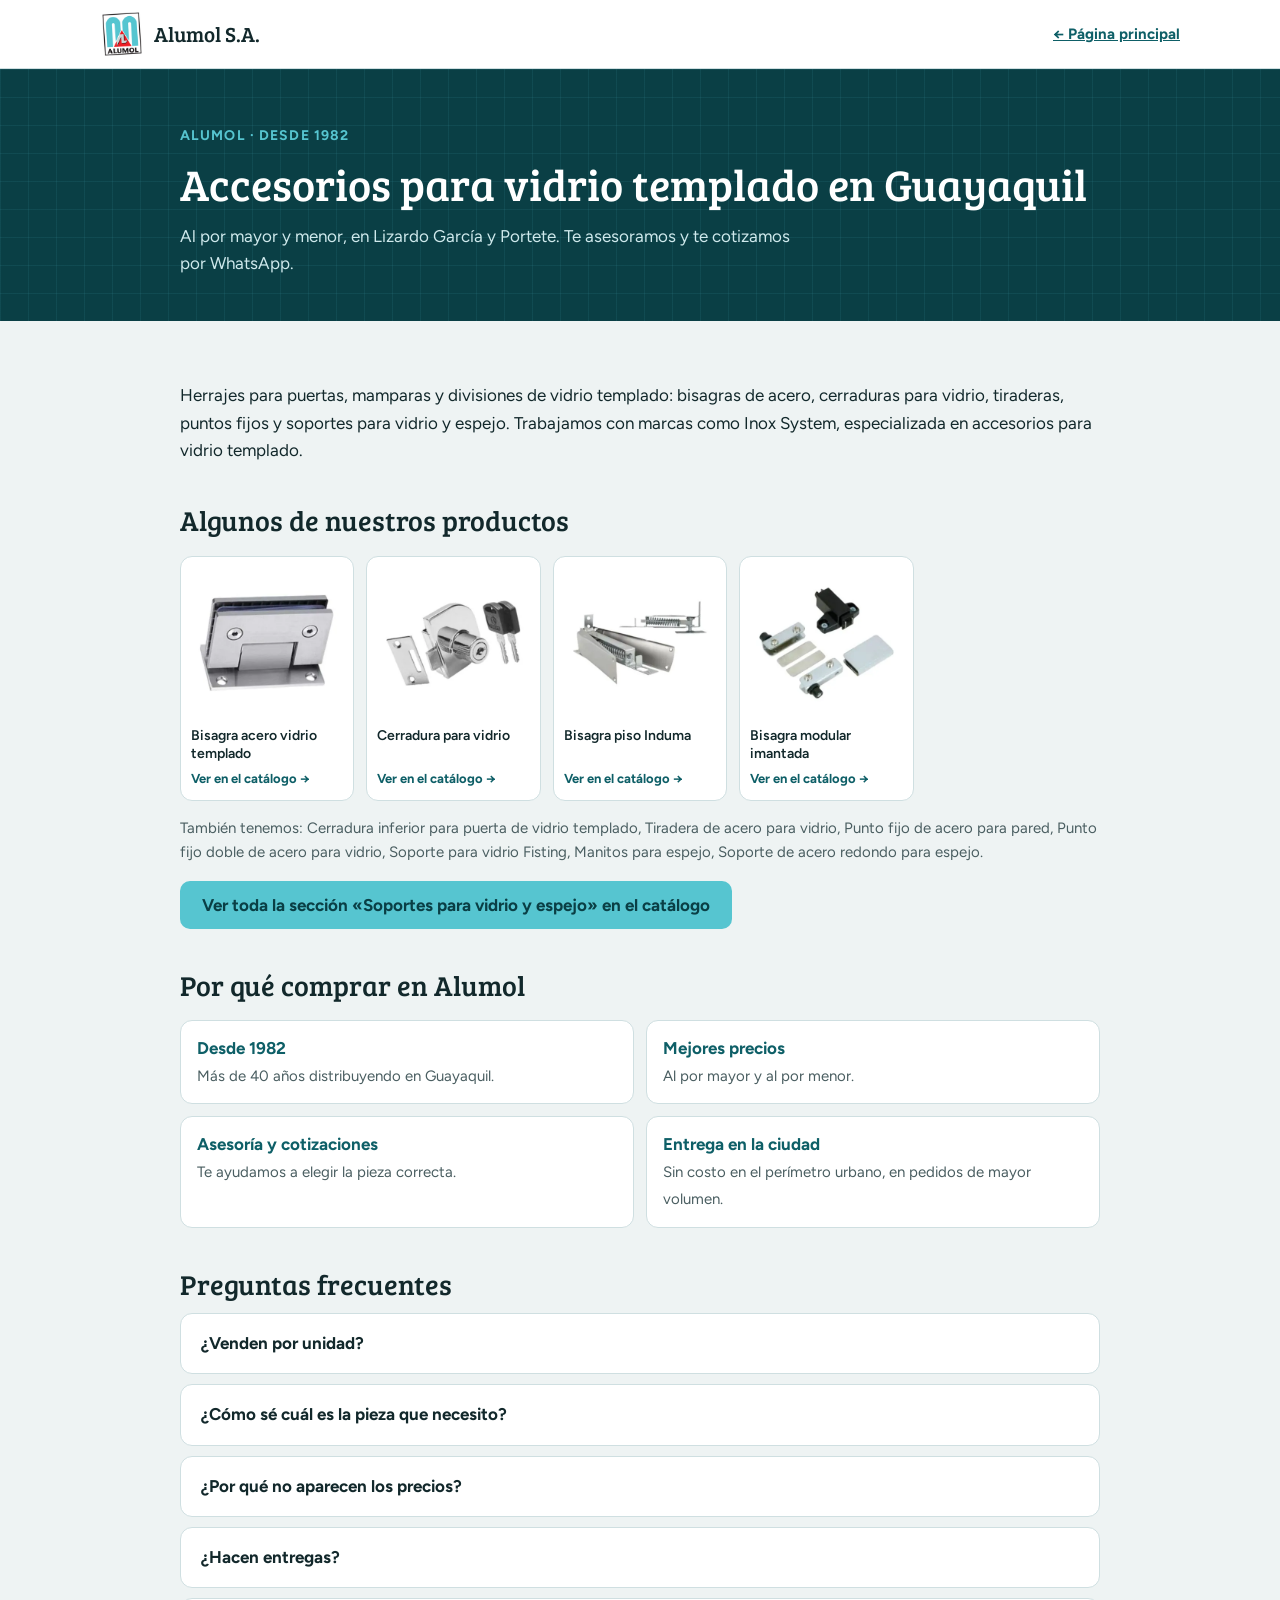
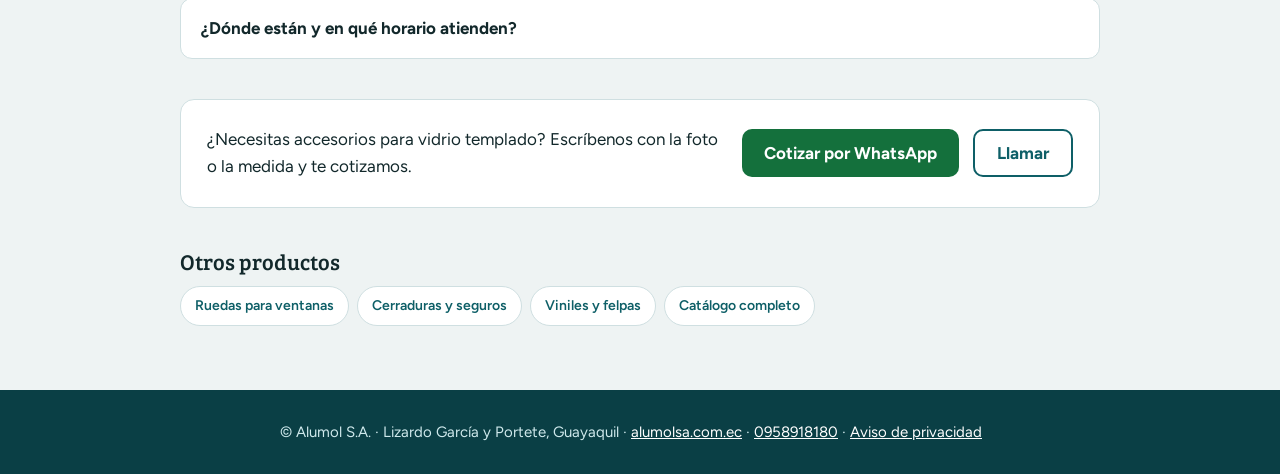
<file: accesorios-vidrio-templado-guayaquil/index.html>
<!doctype html>
<html lang="es"><head><meta charset="utf-8"><meta name="viewport" content="width=device-width, initial-scale=1">
<title>Accesorios para vidrio templado en Guayaquil · Alumol S.A.</title>
<meta name="description" content="Bisagras, cerraduras, tiraderas y soportes para vidrio templado y espejos en Guayaquil. Trabajamos con marcas como Inox System. Al por mayor y menor. Cotiza por WhatsApp.">
<link rel="canonical" href="https://alumolsa.com.ec/accesorios-vidrio-templado-guayaquil/">
<meta property="og:type" content="website"><meta property="og:site_name" content="Alumol S.A."><meta property="og:title" content="Accesorios para vidrio templado en Guayaquil"><meta property="og:description" content="Bisagras, cerraduras, tiraderas y soportes para vidrio templado y espejos en Guayaquil. Trabajamos con marcas como Inox System. Al por mayor y menor. Cotiza por WhatsApp.">
<meta property="og:url" content="https://alumolsa.com.ec/accesorios-vidrio-templado-guayaquil/"><meta property="og:image" content="https://alumolsa.com.ec/compartir.jpg"><meta name="twitter:card" content="summary_large_image">
<link rel="icon" href="/favicon.ico" sizes="48x48">
<link rel="icon" type="image/png" sizes="96x96" href="/favicon-96.png">
<link rel="icon" type="image/png" sizes="192x192" href="/favicon-192.png">
<link rel="apple-touch-icon" href="/apple-touch-icon.png">
<link rel="preconnect" href="https://fonts.googleapis.com"><link rel="preconnect" href="https://fonts.gstatic.com" crossorigin>
<link href="https://fonts.googleapis.com/css2?family=Bree+Serif&family=Figtree:wght@400;600;700&display=swap" rel="stylesheet">
<link rel="stylesheet" href="../guias/guia.css">
<script type="application/ld+json">[{"@context": "https://schema.org", "@type": "FAQPage", "mainEntity": [{"@type": "Question", "name": "¿Venden por unidad?", "acceptedAnswer": {"@type": "Answer", "text": "Sí. Vendemos al por menor y al por mayor: desde una sola pieza para tu casa hasta pedidos grandes para talleres, negocios y constructoras."}}, {"@type": "Question", "name": "¿Cómo sé cuál es la pieza que necesito?", "acceptedAnswer": {"@type": "Answer", "text": "Lo más seguro es traer la pieza vieja al local o mandarnos una foto por WhatsApp. Te asesoramos para elegir la correcta."}}, {"@type": "Question", "name": "¿Por qué no aparecen los precios?", "acceptedAnswer": {"@type": "Answer", "text": "Los precios te los damos en la cotización, según lo que necesitas y la cantidad. Escríbenos por WhatsApp y te cotizamos."}}, {"@type": "Question", "name": "¿Hacen entregas?", "acceptedAnswer": {"@type": "Answer", "text": "Sí. Entrega sin costo dentro del perímetro urbano de Guayaquil, en pedidos de mayor volumen y según disponibilidad del camión. También puedes retirar en el local."}}, {"@type": "Question", "name": "¿Dónde están y en qué horario atienden?", "acceptedAnswer": {"@type": "Answer", "text": "En Lizardo García y Portete, Guayaquil. Lunes a viernes de 8:00 a 17:00; sábados y feriados de 8:00 a 14:00."}}]}, {"@context": "https://schema.org", "@type": "BreadcrumbList", "itemListElement": [{"@type": "ListItem", "position": 1, "name": "Alumol S.A.", "item": "https://alumolsa.com.ec/"}, {"@type": "ListItem", "position": 2, "name": "Accesorios para vidrio templado", "item": "https://alumolsa.com.ec/accesorios-vidrio-templado-guayaquil/"}]}]</script>
<script src="/avisos.js" data-base="/" defer></script>
</head><body>
<header><div class="ancho"><a class="marca" href="../"><img src="../catalogo/logo-chico.png" alt=""><b>Alumol S.A.</b></a><a class="volver" href="../">← Página principal</a></div></header>
<div class="cabeza"><div class="ancho ancho-prod"><small>Alumol · Desde 1982</small><h1>Accesorios para vidrio templado en Guayaquil</h1><p>Al por mayor y menor, en Lizardo García y Portete. Te asesoramos y te cotizamos por WhatsApp.</p></div></div>
<main><div class="ancho ancho-prod">
<p>Herrajes para puertas, mamparas y divisiones de vidrio templado: bisagras de acero, cerraduras para vidrio, tiraderas, puntos fijos y soportes para vidrio y espejo. Trabajamos con marcas como Inox System, especializada en accesorios para vidrio templado.</p>
<h2>Algunos de nuestros productos</h2>
<div class="prods"><a class="prod" href="../catalogo/?buscar=Bisagra%20acero%20vidrio%20templado"><img src="../catalogo/fotos/bisagra-acero-vidrio-templado.webp" alt="Bisagra acero vidrio templado" loading="lazy"><span>Bisagra acero vidrio templado</span><small>Ver en el catálogo →</small></a><a class="prod" href="../catalogo/?buscar=Cerradura%20para%20vidrio"><img src="../catalogo/fotos/cerradura-para-vidrio.webp" alt="Cerradura para vidrio" loading="lazy"><span>Cerradura para vidrio</span><small>Ver en el catálogo →</small></a><a class="prod" href="../catalogo/?buscar=Bisagra%20piso%20Induma"><img src="../catalogo/fotos/bisagra-piso-induma.webp" alt="Bisagra piso Induma" loading="lazy"><span>Bisagra piso Induma</span><small>Ver en el catálogo →</small></a><a class="prod" href="../catalogo/?buscar=Bisagra%20modular%20imantada"><img src="../catalogo/fotos/bisagra-modular-imantada.webp" alt="Bisagra modular imantada" loading="lazy"><span>Bisagra modular imantada</span><small>Ver en el catálogo →</small></a></div>
<p class="tambien">También tenemos: Cerradura inferior para puerta de vidrio templado, Tiradera de acero para vidrio, Punto fijo de acero para pared, Punto fijo doble de acero para vidrio, Soporte para vidrio Fisting, Manitos para espejo, Soporte de acero redondo para espejo.</p>
<p><a class="btn btn-cat" href="../catalogo/#soportes-para-vidrio-y-espejo">Ver toda la sección «Soportes para vidrio y espejo» en el catálogo</a></p>

<h2>Por qué comprar en Alumol</h2>
<ul class="ventajas"><li><b>Desde 1982</b><span>Más de 40 años distribuyendo en Guayaquil.</span></li><li><b>Mejores precios</b><span>Al por mayor y al por menor.</span></li><li><b>Asesoría y cotizaciones</b><span>Te ayudamos a elegir la pieza correcta.</span></li><li><b>Entrega en la ciudad</b><span>Sin costo en el perímetro urbano, en pedidos de mayor volumen.</span></li></ul>
<h2>Preguntas frecuentes</h2>
<div class="faq"><details><summary>¿Venden por unidad?</summary><p>Sí. Vendemos al por menor y al por mayor: desde una sola pieza para tu casa hasta pedidos grandes para talleres, negocios y constructoras.</p></details><details><summary>¿Cómo sé cuál es la pieza que necesito?</summary><p>Lo más seguro es traer la pieza vieja al local o mandarnos una foto por WhatsApp. Te asesoramos para elegir la correcta.</p></details><details><summary>¿Por qué no aparecen los precios?</summary><p>Los precios te los damos en la cotización, según lo que necesitas y la cantidad. Escríbenos por WhatsApp y te cotizamos.</p></details><details><summary>¿Hacen entregas?</summary><p>Sí. Entrega sin costo dentro del perímetro urbano de Guayaquil, en pedidos de mayor volumen y según disponibilidad del camión. También puedes retirar en el local.</p></details><details><summary>¿Dónde están y en qué horario atienden?</summary><p>En Lizardo García y Portete, Guayaquil. Lunes a viernes de 8:00 a 17:00; sábados y feriados de 8:00 a 14:00.</p></details></div>
<div class="cta"><p>¿Necesitas accesorios para vidrio templado? Escríbenos con la foto o la medida y te cotizamos.</p>
<a class="btn btn-wa" href="https://wa.me/593958918180?text=Hola%20Alumol%2C%20necesito%20accesorios%20para%20vidrio%20templado%3A%20" target="_blank" rel="noopener">Cotizar por WhatsApp</a><a class="btn btn-wa" href="tel:+593958918180" style="background:#fff;color:var(--profundo);border:2px solid var(--profundo)">Llamar</a></div>
<h2 style="font-size:22px">Otros productos</h2>
<div class="otras"><a href="../ruedas-para-ventanas-guayaquil/">Ruedas para ventanas</a><a href="../cerraduras-y-seguros-guayaquil/">Cerraduras y seguros</a><a href="../viniles-y-felpas-guayaquil/">Viniles y felpas</a><a href="../catalogo/">Catálogo completo</a></div>
</div></main>
<footer><div class="ancho">© Alumol S.A. · Lizardo García y Portete, Guayaquil · <a href="../">alumolsa.com.ec</a> · <a href="tel:+593958918180">0958918180</a> · <a href="/privacidad/">Aviso de privacidad</a></div></footer>
<!-- Cloudflare Web Analytics --><script type='module' src='https://static.cloudflareinsights.com/beacon.min.js' data-cf-beacon='{"token": "2e8149496311406bac168cc553674cb3"}'></script><!-- End Cloudflare Web Analytics -->
</body></html>
</file>
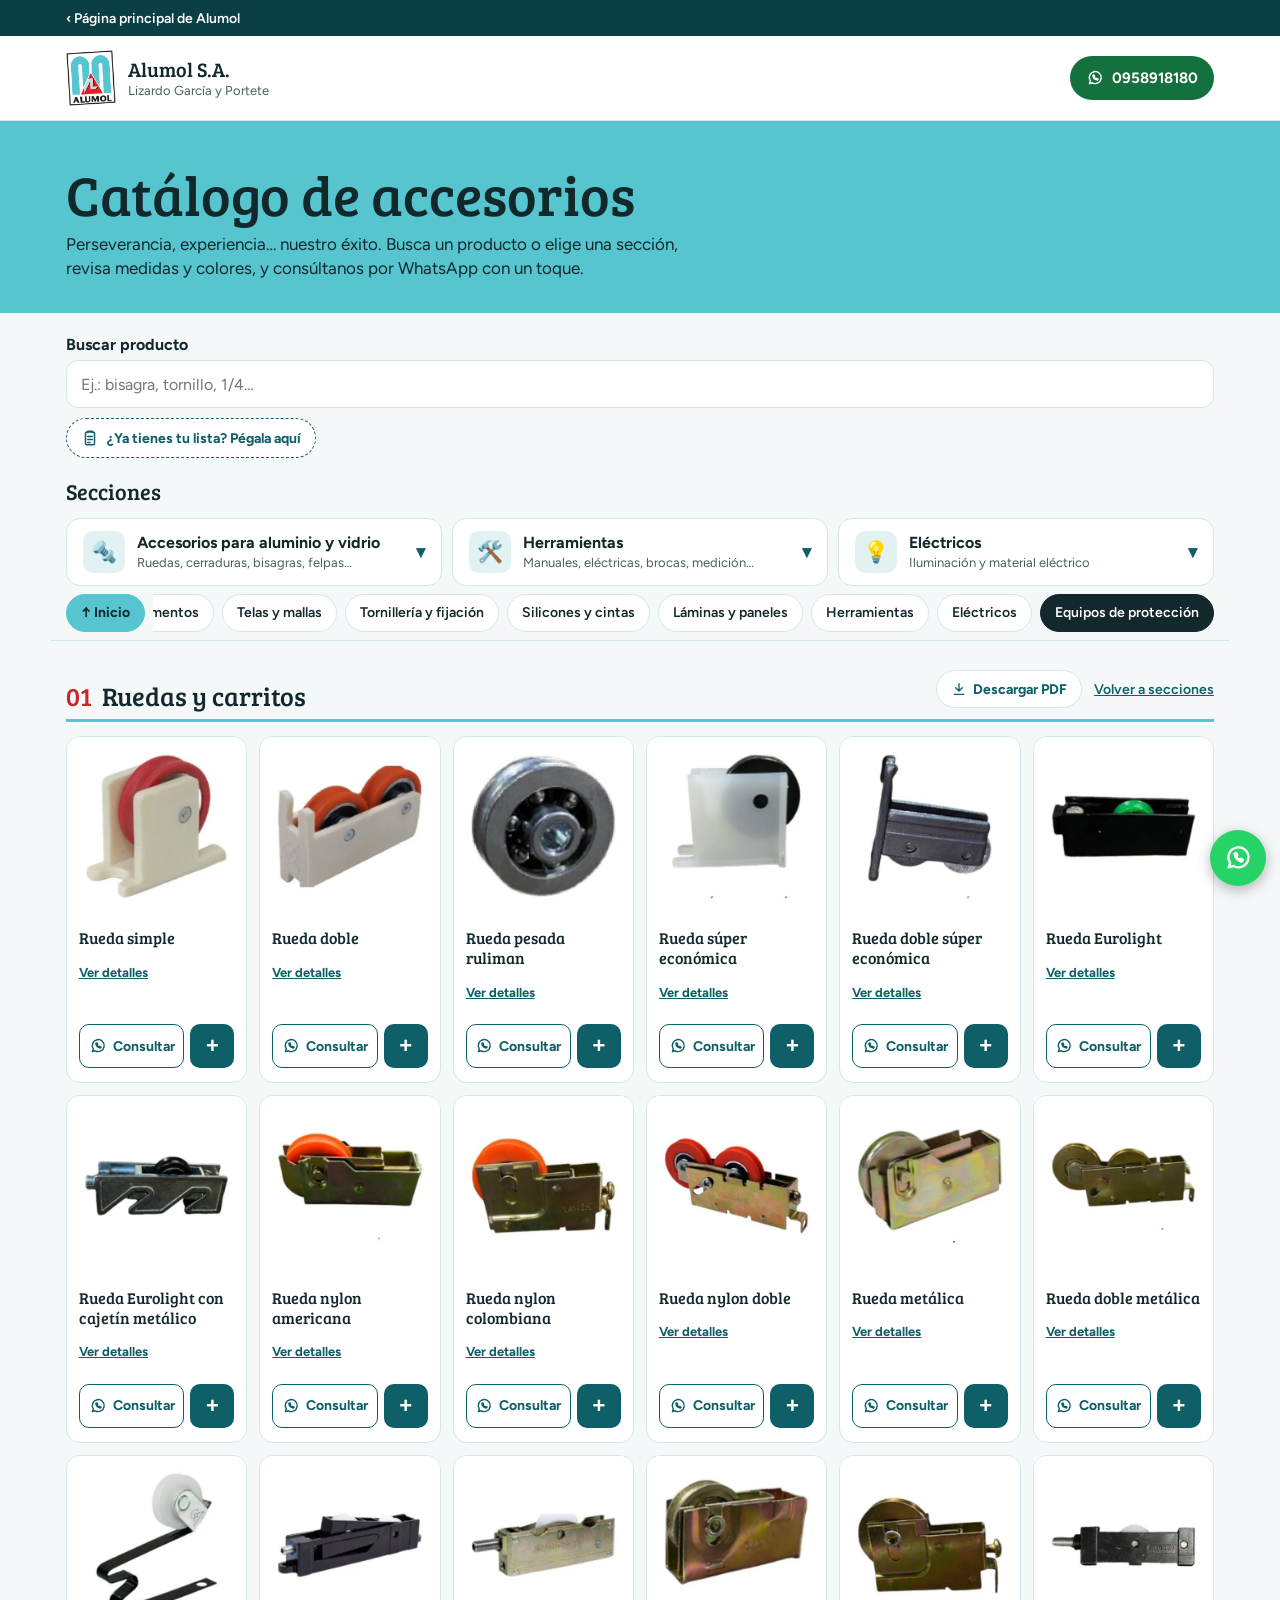
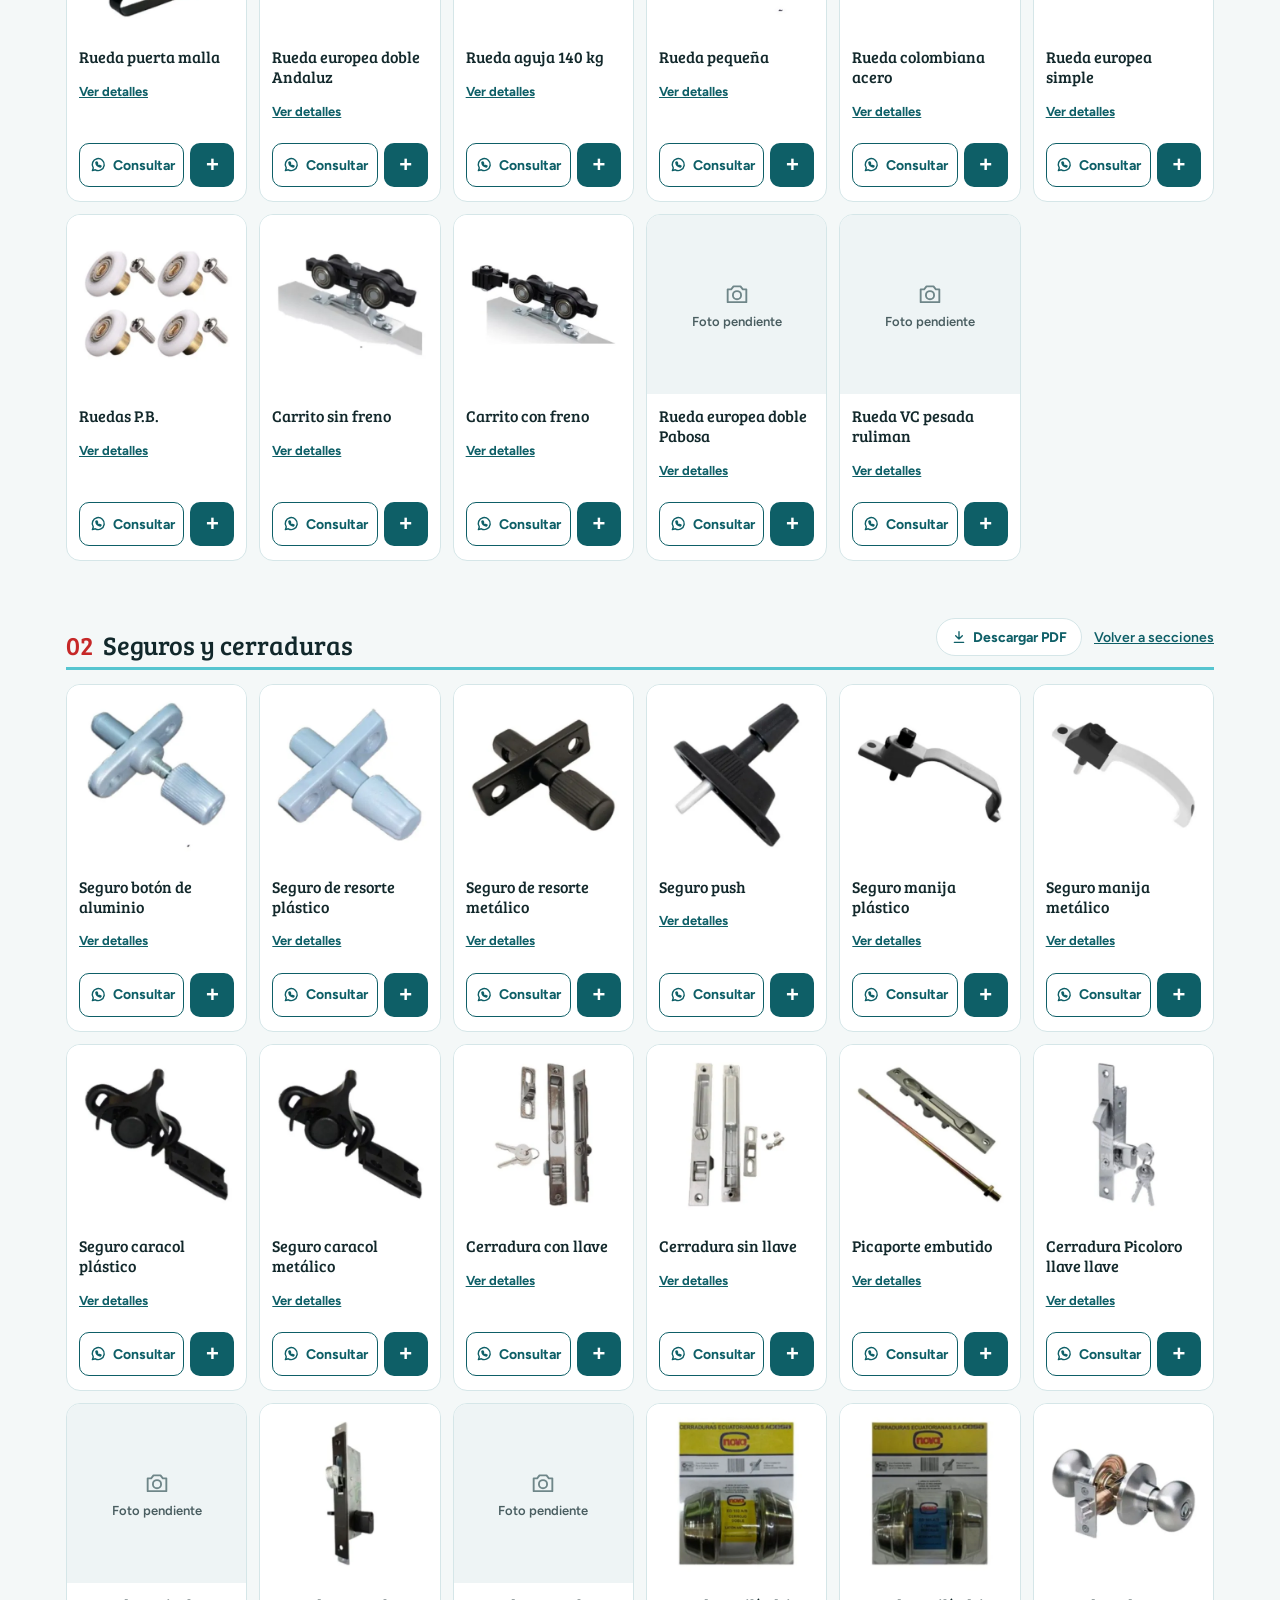
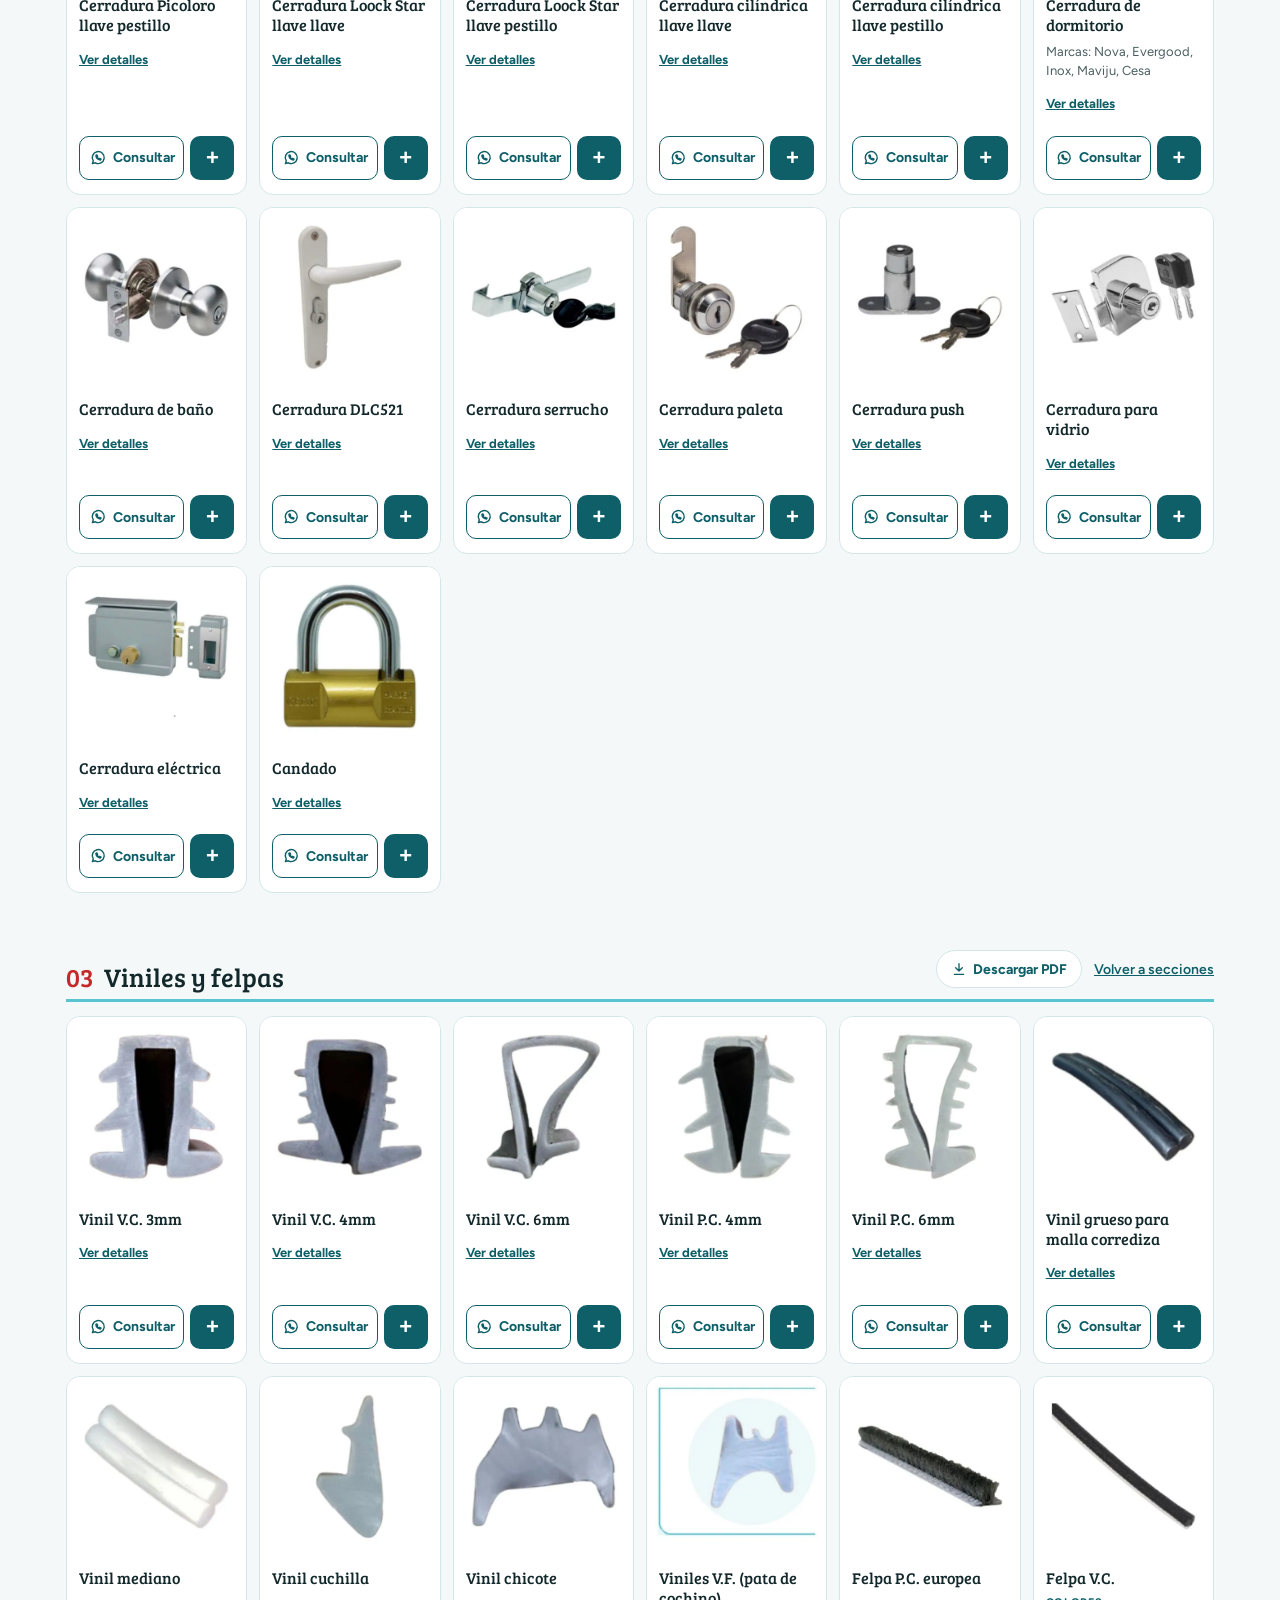
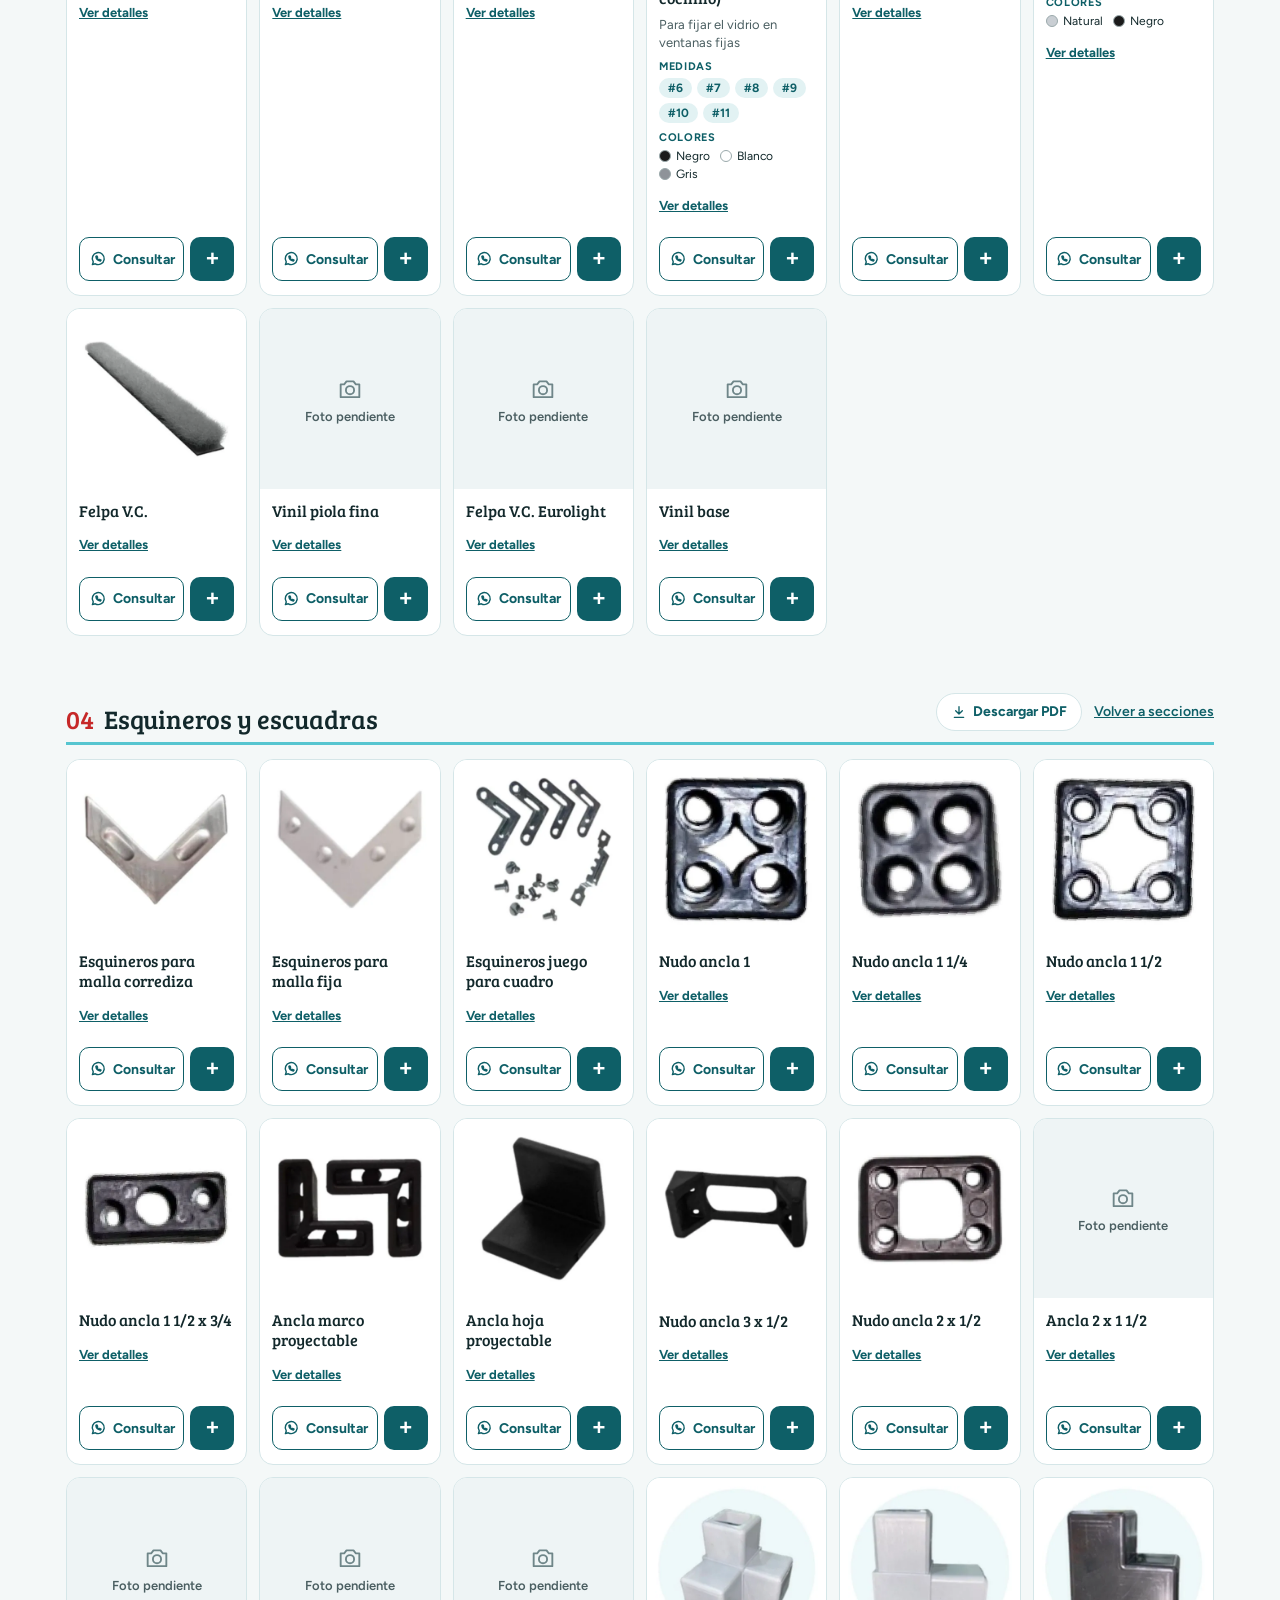
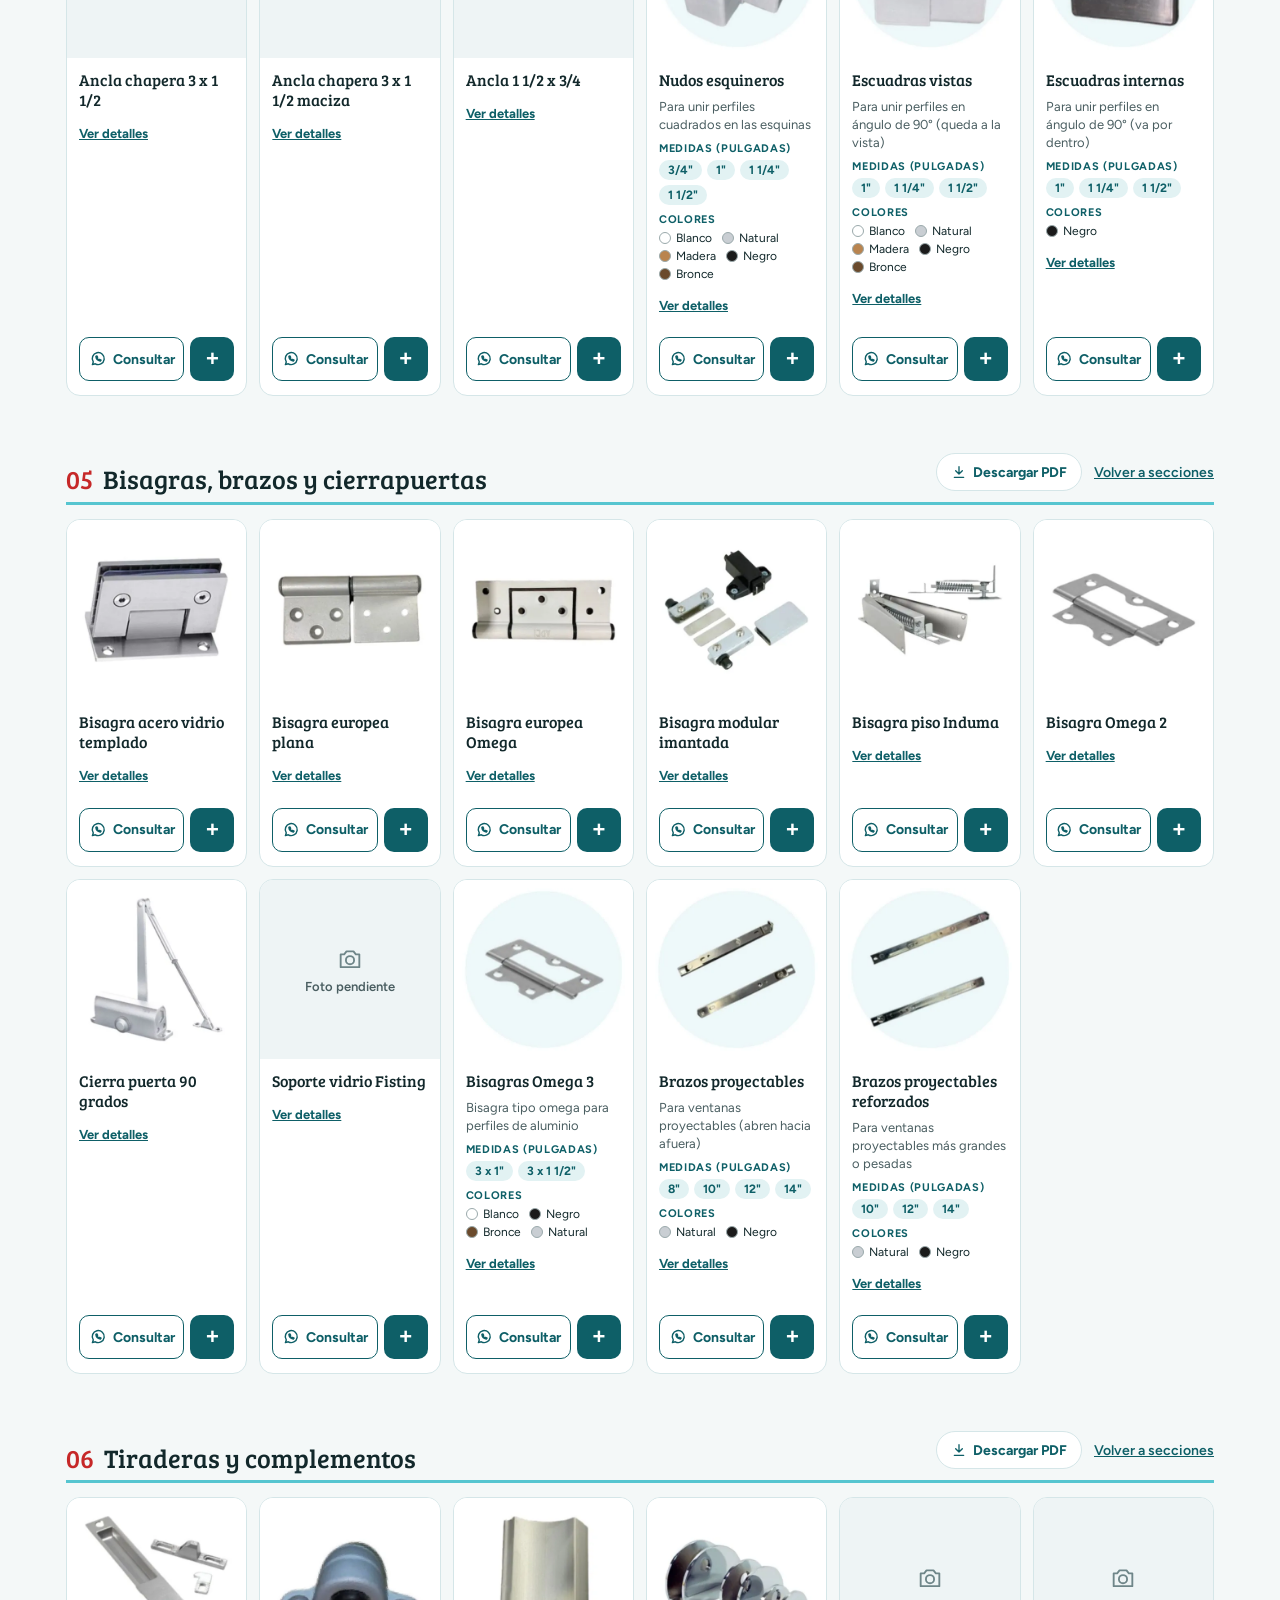
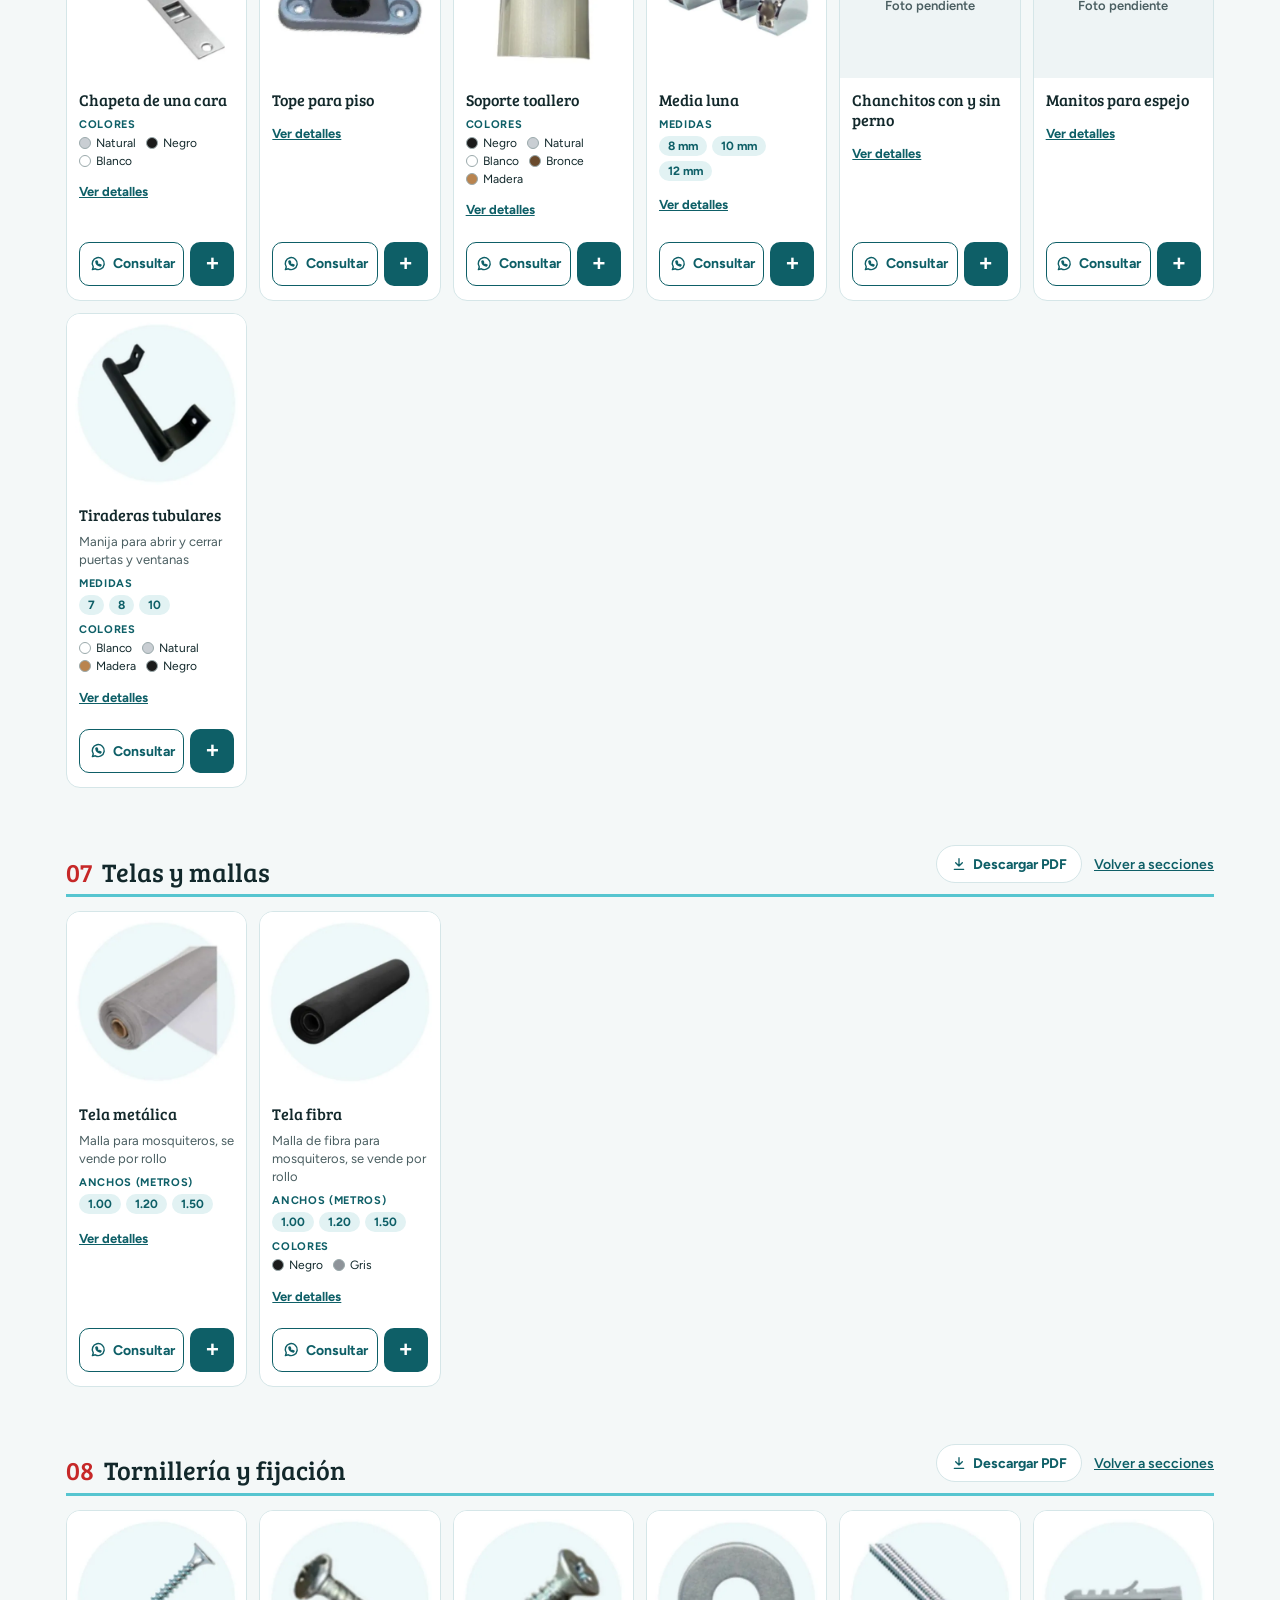
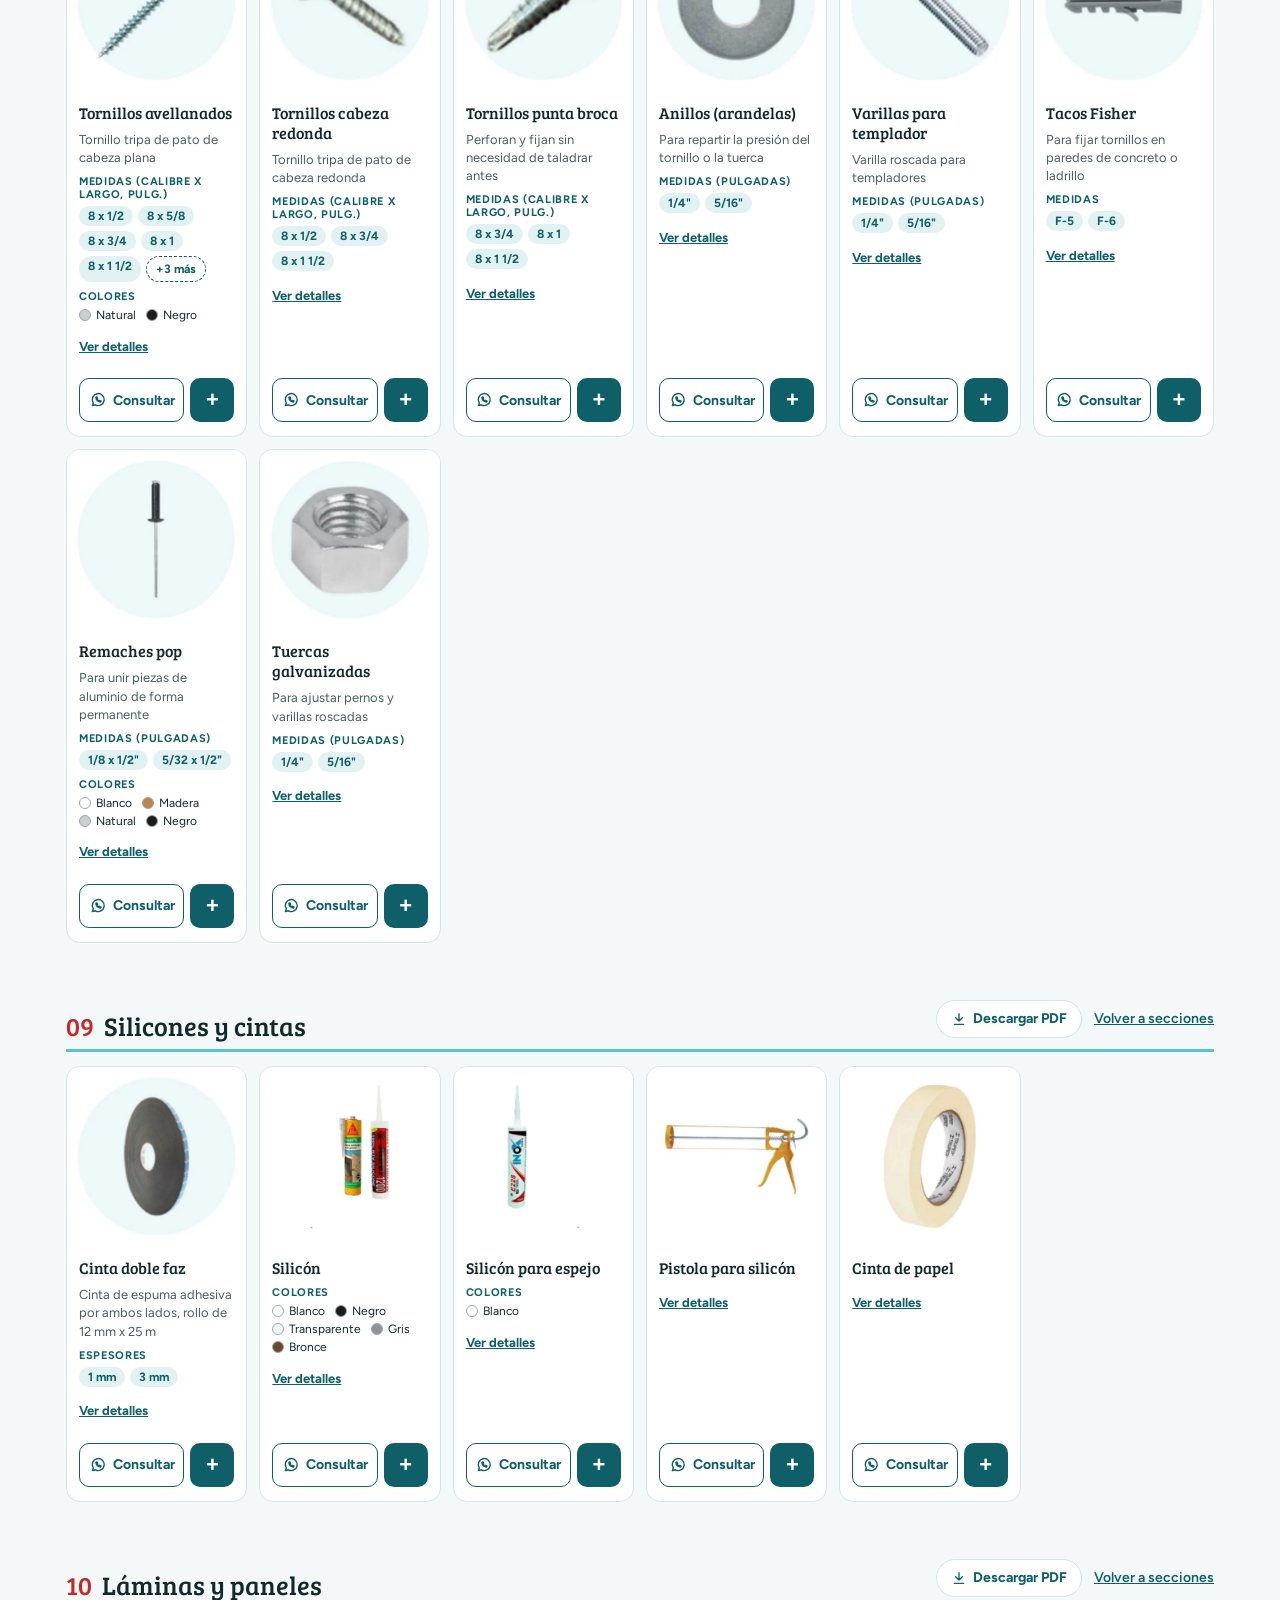
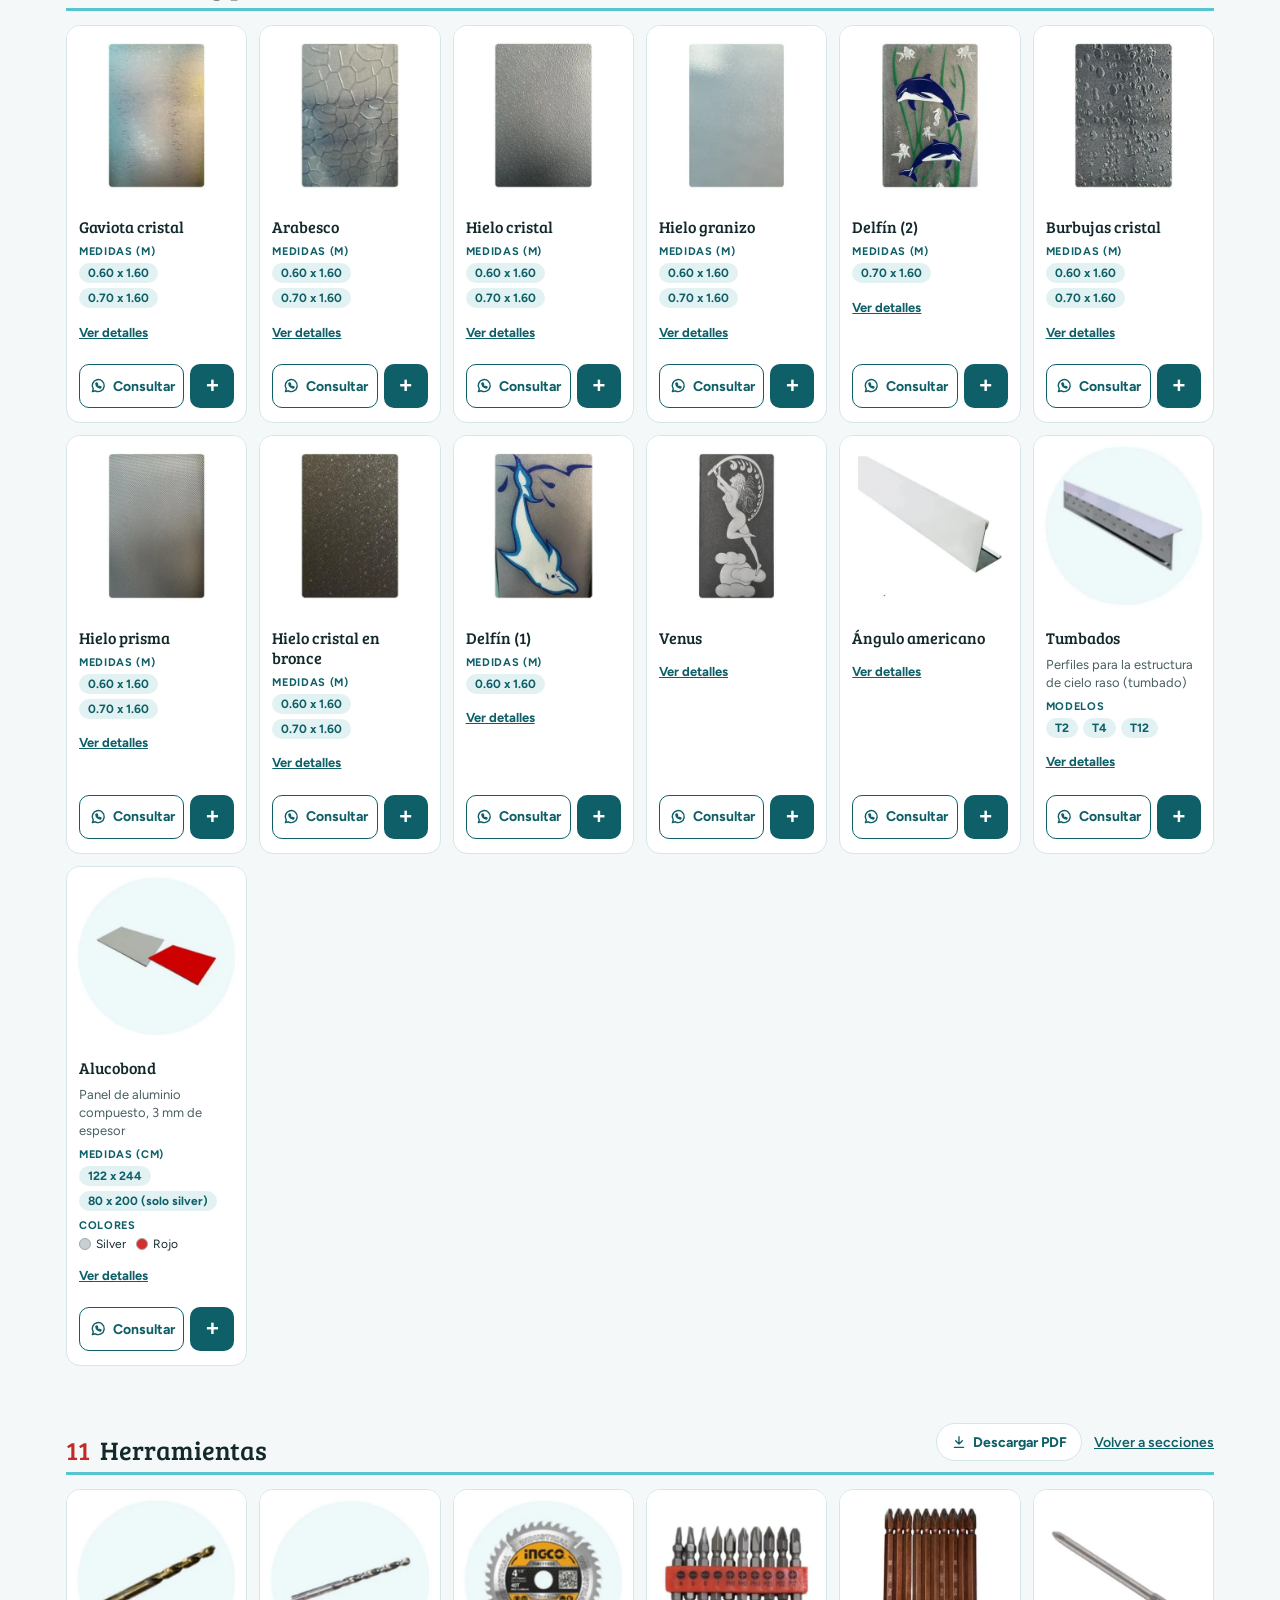
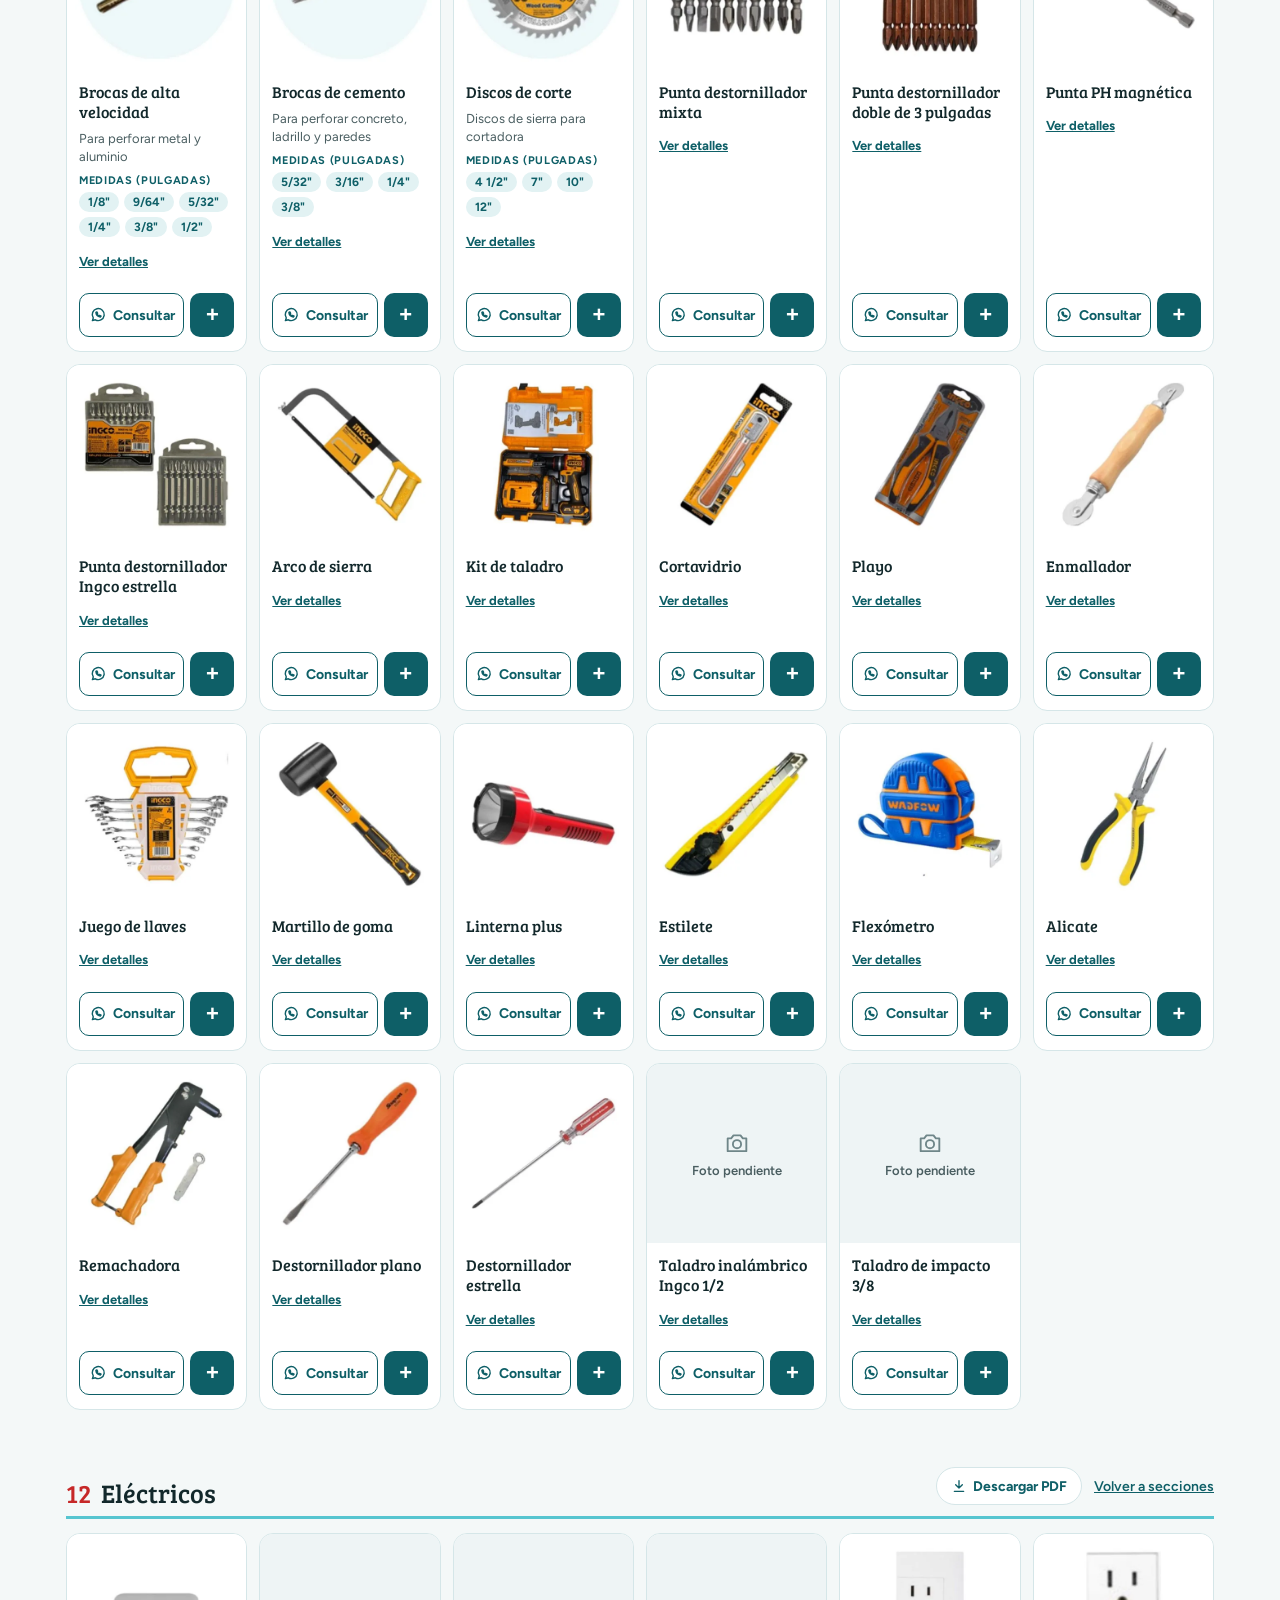
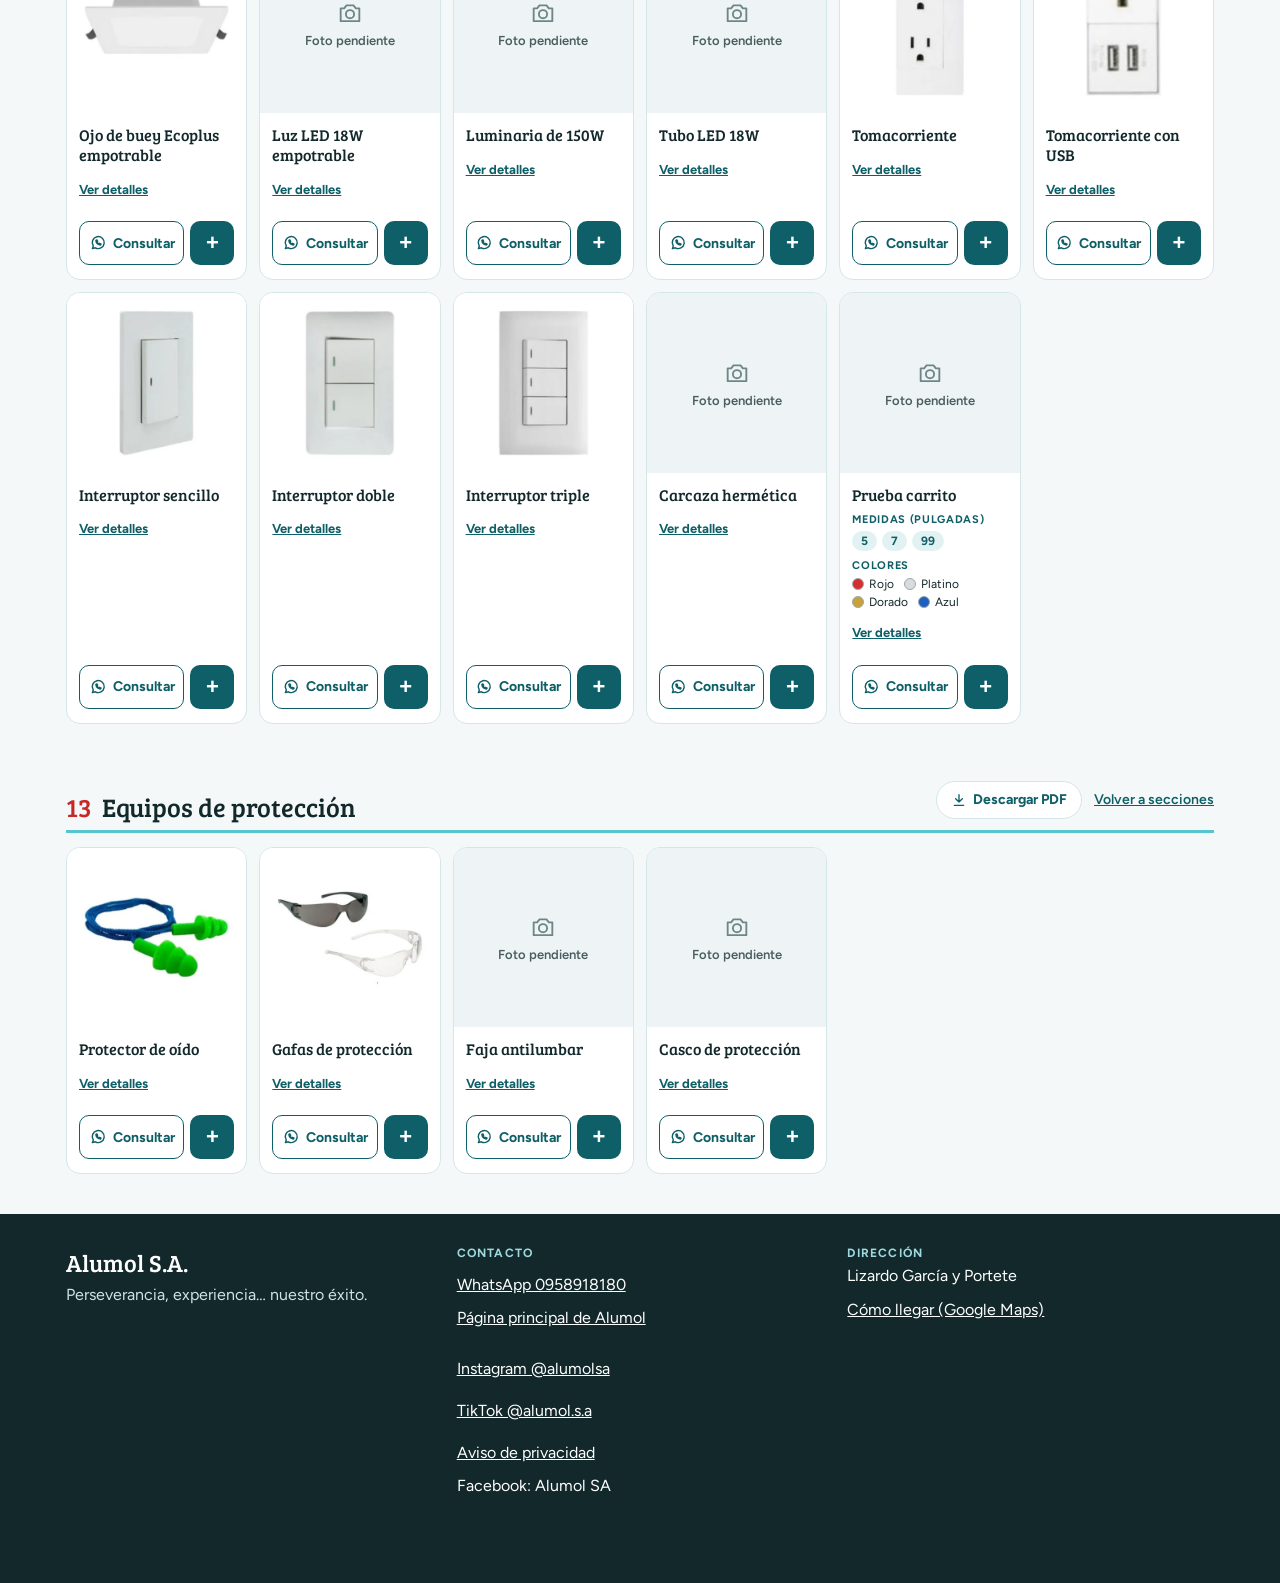
<file: catalogo/index.html>
<!doctype html>
<html lang="es">
<head>
<meta charset="utf-8">
<meta name="viewport" content="width=device-width, initial-scale=1">
<title>Catálogo de accesorios · Alumol S.A.</title>
<meta name="description" content="Catálogo de accesorios, herramientas y materiales eléctricos de Alumol S.A. Consulta por WhatsApp.">
<link rel="icon" href="/favicon.ico" sizes="48x48">
<link rel="icon" type="image/png" sizes="96x96" href="/favicon-96.png">
<!-- CAMBIO 4 · Vista previa al compartir el enlace (WhatsApp, Facebook) e ícono del celular -->
<meta name="theme-color" content="#56C5D0">
<link rel="apple-touch-icon" href="icono.png">
<meta name="apple-mobile-web-app-title" content="Alumol">
<!-- CAMBIO 13 · Instalar como app -->
<link rel="manifest" id="manifest" href="manifest.webmanifest">
<script>
// Si se abre en modo revisión, se instala como otra app aparte: «Alumol Revisión» (ícono amarillo)
if (/[?&]revision=1/.test(location.search)) {
  document.getElementById("manifest").href = "manifest-revision.webmanifest";
  document.querySelector('meta[name="theme-color"]').content = "#FFE14D";
  document.querySelector('link[rel="apple-touch-icon"]').href = "icono-rev-192.png";
  document.title = "Alumol Revisión";
  document.querySelector('meta[name="apple-mobile-web-app-title"]').content = "Alumol Rev.";
}
</script>
<meta property="og:type" content="website">
<meta property="og:site_name" content="Alumol S.A.">
<meta property="og:title" content="Catálogo de accesorios · Alumol S.A.">
<meta property="og:description" content="Accesorios, herramientas y materiales eléctricos. Revisa medidas y colores y consúltanos por WhatsApp.">
<meta property="og:url" content="https://alumolsa.com.ec/catalogo/">
<meta property="og:image" content="https://alumolsa.com.ec/catalogo/vista-previa.jpg">
<meta property="og:image:width" content="1200">
<meta property="og:image:height" content="630">
<meta name="twitter:card" content="summary_large_image">
<link rel="preconnect" href="https://fonts.googleapis.com">
<link rel="preconnect" href="https://fonts.gstatic.com" crossorigin>
<link href="https://fonts.googleapis.com/css2?family=Bree+Serif&family=Figtree:wght@400;600;700&display=swap" rel="stylesheet">
<style>
/* ====== Colores de la marca (se pueden cambiar aquí) ====== */
:root{
  --acento:#56C5D0;      /* celeste Alumol */
  --tinta:#12282B;       /* texto principal */
  --profundo:#0E5F67;    /* títulos y botones */
  --rojo:#C62828;        /* números de sección */
  --linea:#D5E6E8;
  --pastilla:#E2F2F3;
  --suave:#4A5E61;
  --fondo:#F4F8F8;
  --whatsapp:#14703C;
}
*{box-sizing:border-box}
body{margin:0;font-family:Figtree,"Segoe UI",sans-serif;color:var(--tinta);background:var(--fondo)}
a{color:var(--profundo)}
.envoltura{max-width:1180px;margin:0 auto;padding:0 16px}
.serif{font-family:"Bree Serif",Georgia,serif;font-weight:400}

header{background:#fff;border-bottom:1px solid var(--linea)}
header .envoltura{display:flex;align-items:center;justify-content:space-between;gap:12px;flex-wrap:wrap;padding-top:14px;padding-bottom:14px}
.marca{display:flex;align-items:center;gap:12px;text-decoration:none;color:inherit}
/* Enlaces a la página web: ocultos hasta que se lance la web (se ven con ?web=1) */
.solo-web{display:none !important}
html.con-web .volver-web.solo-web{display:block !important}
html.con-web a.solo-web{display:inline !important}
.volver-web{background:#0A3F45}
.volver-web a{display:inline-flex;align-items:center;min-height:36px;color:#fff;font-size:14px;font-weight:600;text-decoration:none}
.volver-web a:hover{text-decoration:underline}
.marca img{height:56px;width:auto;display:block}
.marca b{display:block;font-size:20px;line-height:1.1}
.marca span{font-size:13px;color:var(--suave)}
.btn-wa{display:inline-flex;align-items:center;gap:8px;min-height:44px;padding:0 16px;border-radius:999px;background:var(--whatsapp);color:#fff;font-weight:700;font-size:15px;text-decoration:none}

.portada{background:var(--acento)}
.portada .envoltura{padding-top:36px;padding-bottom:32px}
.portada small{font-size:13px;font-weight:700;letter-spacing:.12em;text-transform:uppercase}
.portada h1{margin:8px 0;font-size:clamp(32px,7vw,56px);line-height:1.05}
.portada p{margin:0;font-size:17px;line-height:1.45;max-width:620px}

.buscador{margin:22px 0 4px}
.buscador label{display:block;font-weight:700;margin-bottom:6px}
.buscador input{width:100%;min-height:48px;border:1.5px solid var(--linea);border-radius:12px;padding:0 14px;font:inherit;font-size:16px;background:#fff;color:var(--tinta)}
.buscador input:focus{outline:2px solid var(--profundo);border-color:var(--profundo)}

nav h2{margin:18px 0 12px;font-size:22px}
.indice{display:grid;grid-template-columns:repeat(auto-fill,minmax(min(100%,230px),1fr));gap:8px}
.indice a{display:flex;align-items:center;gap:10px;min-height:48px;padding:6px 12px;background:#fff;border:1px solid var(--linea);border-radius:12px;text-decoration:none;color:var(--tinta);font-weight:600;font-size:15px}
.indice a .n{font-family:"Bree Serif",Georgia,serif;color:var(--rojo);min-width:22px}
.indice a .t{flex-grow:1}
.indice a .c{font-size:12px;color:var(--suave)}
/* CAMBIO 22 · Secciones agrupadas en 3 grupos que se abren al tocarlos */
.grupos{display:flex;flex-direction:column;gap:10px}
.grupo-s{background:#fff;border:1px solid var(--linea);border-radius:14px;overflow:hidden}
.grupo-s summary{list-style:none;display:flex;align-items:center;gap:12px;padding:12px 16px;min-height:64px;cursor:pointer;font-weight:700;font-size:16px;line-height:1.25}
.grupo-s summary::-webkit-details-marker{display:none}
.grupo-s summary .ico{flex:none;width:42px;height:42px;border-radius:10px;background:var(--pastilla);display:grid;place-items:center;font-size:21px}
.grupo-s summary .sub{display:block;font-weight:400;font-size:13px;color:var(--suave);margin-top:2px}
.grupo-s summary .fl{margin-left:auto;flex:none;color:var(--profundo);font-size:18px;transition:transform .2s}
.grupo-s[open] summary .fl{transform:rotate(180deg)}
.grupo-s .chips-s{display:flex;flex-wrap:wrap;gap:8px;padding:0 16px 16px}
.grupo-s .chips-s a{min-height:40px;display:inline-flex;align-items:center;gap:6px;padding:0 14px;border-radius:999px;border:1px solid var(--linea);background:var(--fondo);color:var(--tinta);text-decoration:none;font-size:14px;font-weight:600}
.grupo-s .chips-s a:hover{border-color:var(--profundo)}
.grupo-s .chips-s .c,.grupo-s summary .c{font-size:12px;font-weight:600;color:var(--suave)}
@media (min-width:900px){.grupos{display:grid;grid-template-columns:repeat(3,1fr);align-items:start}}

main{display:flex;flex-direction:column;gap:36px;padding:8px 0 40px}
section.seccion{display:flex;flex-direction:column;gap:14px;padding-top:18px}
.cabecera{display:flex;align-items:flex-end;justify-content:space-between;gap:10px;flex-wrap:wrap;border-bottom:3px solid var(--acento);padding-bottom:8px}
.cabecera h2{margin:0;font-size:26px;line-height:1.15;display:flex;gap:10px;align-items:baseline}
.cabecera h2 .n{color:var(--rojo)}
.cabecera a{font-size:14px;font-weight:600;min-height:44px;display:inline-flex;align-items:center}
/* CAMBIO 23 · Descargar PDF de una sección y de Mi pedido */
.cabecera .acc{display:flex;align-items:center;gap:12px;flex-wrap:wrap}
.btn-pdf{display:inline-flex;align-items:center;gap:6px;min-height:38px;padding:0 14px;border-radius:999px;border:1px solid var(--linea);background:#fff;color:var(--profundo);font:inherit;font-size:14px;font-weight:700;cursor:pointer}
.btn-pdf:hover{border-color:var(--profundo)}
.btn-pdf svg{width:16px;height:16px;fill:none;stroke:currentColor;stroke-width:2;stroke-linecap:round;stroke-linejoin:round}
.btn-pdf[disabled]{opacity:.7;cursor:progress}
#pedido .ped-pie .btn-pdf{justify-content:center;min-height:48px;border-radius:12px;border-color:var(--profundo)}
.grilla{display:grid;grid-template-columns:repeat(auto-fill,minmax(min(100%,158px),1fr));gap:12px}

.tarjeta{background:#fff;border:1px solid var(--linea);border-radius:14px;overflow:hidden;display:flex;flex-direction:column;min-width:0}
.foto{width:100%;aspect-ratio:1/1;background:#fff;display:flex;align-items:center;justify-content:center}
.foto img{width:100%;height:100%;object-fit:contain;padding:8px;display:block}
.foto.vacia{background:#EEF4F5;flex-direction:column;gap:6px;color:var(--suave);font-size:13px;font-weight:600}
.cuerpo{padding:12px 12px 14px;display:flex;flex-direction:column;gap:8px;flex-grow:1}
.cuerpo h3{margin:0;font-size:16px;line-height:1.25}
.cuerpo p{margin:0;font-size:13px;line-height:1.4;color:var(--suave)}
.etiqueta{font-size:11px;font-weight:700;letter-spacing:.06em;text-transform:uppercase;color:var(--profundo)}
.grupo{display:flex;flex-direction:column;gap:5px}
.pastillas{display:flex;flex-wrap:wrap;gap:5px}
.pastillas span{background:var(--pastilla);color:var(--profundo);border-radius:999px;padding:3px 9px;font-size:12px;font-weight:700;white-space:nowrap}
.colores{display:flex;flex-wrap:wrap;gap:4px 10px}
.colores span{display:inline-flex;align-items:center;gap:5px;font-size:12px}
.colores i{width:12px;height:12px;border-radius:50%;border:1px solid #9AA9AB;display:inline-block}
.relleno{flex-grow:1}
.consultar{display:flex;align-items:center;justify-content:center;gap:6px;min-height:44px;border-radius:10px;border:1.5px solid var(--profundo);color:var(--profundo);font-size:14px;font-weight:700;text-decoration:none}

.aviso{padding:24px;background:#fff;border:1px solid var(--linea);border-radius:14px;text-align:center;color:var(--suave)}
[hidden]{display:none !important}

/* Botón «+N más» en medidas y colores */
.mas{background:#fff;border:1.5px dashed var(--profundo);color:var(--profundo);border-radius:999px;padding:2px 9px;font:inherit;font-size:12px;font-weight:700;cursor:pointer;min-height:26px}

/* Modo revisión (temporal) */
.rev-num{position:absolute;top:10px;right:10px;z-index:3;background:#FFE14D;color:#12282B;font-size:12px;font-weight:800;padding:4px 8px;border-radius:8px;box-shadow:0 1px 3px rgba(0,0,0,.25);pointer-events:none}
#ficha .rev-num{position:static;align-self:flex-start}
.rev-num.mejorar{background:#F59E0B}
/* CAMBIO 17 · Quitar foto y marcar para mejorar (modo revisión) */
#ficha .rev-acciones{display:flex;flex-wrap:wrap;gap:6px}
#ficha .rev-acciones .btn-subir{margin-top:0}
/* CAMBIO 30 · Quitar un color de la lista (modo revisión) */
#ficha .rev-colores{display:flex;flex-direction:column;gap:6px;margin-top:4px}
#ficha .rev-colores > span{font-size:12px;font-weight:700;color:var(--suave);text-transform:uppercase;letter-spacing:.04em}
#ficha .rev-colores div{display:flex;flex-wrap:wrap;gap:6px}
#ficha .rev-colores button{display:inline-flex;align-items:center;gap:6px;min-height:34px;padding:0 10px;border-radius:999px;border:1.5px solid var(--rojo);background:#fff;color:var(--rojo);font:inherit;font-size:13px;font-weight:700;cursor:pointer}
.btn-subir.suave{background:#fff;color:var(--profundo);border:1.5px solid var(--profundo)}
.btn-subir.peligro{background:#fff;color:var(--rojo);border:1.5px solid var(--rojo)}
.btn-subir.naranja{background:#FFF4E0;color:#8A4B00;border:1.5px solid #F59E0B}
/* CAMBIO 21 · Cambios por aprobar */
.rev-num.pend{box-shadow:0 0 0 2px #C62828,0 1px 3px rgba(0,0,0,.25)}
.rol-rev{width:100%;display:flex;flex-wrap:wrap;align-items:center;gap:8px;font-size:13px;color:var(--suave)}
.rol-rev b{color:var(--tinta)}
.rol-rev button{background:none;border:0;padding:0;font:inherit;font-size:13px;font-weight:700;color:var(--profundo);text-decoration:underline;cursor:pointer;min-height:32px}
#ver-aprobar{border-color:#C62828 !important;background:#FDECEA !important;color:#C62828 !important}
dialog#aprobar{border:0;border-radius:18px;padding:0;width:min(560px,calc(100% - 24px));max-height:calc(100% - 24px);color:var(--tinta)}
dialog#aprobar::backdrop{background:rgba(18,40,43,.55)}
#aprobar .ap-cab{position:sticky;top:0;z-index:2;background:#fff;display:flex;align-items:center;justify-content:space-between;gap:10px;padding:14px 18px;border-bottom:1px solid var(--linea)}
#aprobar .ap-cab h3{margin:0;font-size:22px}
#aprobar .ap-lista{padding:12px 18px 18px;display:flex;flex-direction:column;gap:12px}
#aprobar .ap-item{border:1px solid var(--linea);border-radius:12px;padding:12px;display:flex;flex-direction:column;gap:8px}
#aprobar .ap-item h4{margin:0;font-size:16px}
#aprobar .ap-item small{color:var(--suave)}
#aprobar .ap-que{font-weight:700;font-size:14px}
#aprobar .ap-fotos{display:grid;grid-template-columns:1fr 1fr;gap:8px}
#aprobar .ap-fotos figure{margin:0;display:flex;flex-direction:column;gap:4px;font-size:12px;color:var(--suave);text-align:center}
#aprobar .ap-fotos img,#aprobar .ap-fotos .sin{width:100%;aspect-ratio:1;object-fit:contain;background:#F3F5F5;border-radius:8px;display:grid;place-items:center}
#aprobar .ap-btns{display:flex;gap:8px}
#aprobar .ap-btns button,#aprobar .todo{flex:1;min-height:44px;border-radius:10px;font:inherit;font-weight:700;font-size:15px;cursor:pointer}
#aprobar .si{border:0;background:var(--whatsapp);color:#fff}
#aprobar .no{border:1.5px solid var(--rojo);background:#fff;color:var(--rojo)}
#aprobar .todo{flex:0 0 auto;padding:0 14px;border:0;background:var(--whatsapp);color:#fff;min-height:40px;font-size:14px}
#aprobar .vacio{color:var(--suave);text-align:center;padding:20px 0}
/* CAMBIO 20 · Código del producto */
.tarjeta .cod{margin:-2px 0 0;font-size:12px;color:var(--suave);font-variant-numeric:tabular-nums}
#ficha .cod-elegido{display:flex;align-items:center;justify-content:space-between;gap:8px;margin:0;padding:8px 8px 8px 12px;border-radius:10px;background:var(--pastilla);color:var(--profundo);font-size:14px;font-weight:700;font-variant-numeric:tabular-nums}
#ficha .copiar-cod{display:inline-flex;align-items:center;gap:6px;min-height:34px;padding:0 12px;border-radius:8px;border:1px solid var(--profundo);background:#fff;color:var(--profundo);font:inherit;font-size:13px;font-weight:700;cursor:pointer;flex:none}
#ficha .copiar-cod.ok{background:var(--profundo);color:#fff}
#ficha .cod-elegido.pendiente{background:#F3F5F5;color:var(--suave);font-weight:600}
#ficha details.todos-cod summary{cursor:pointer;font-size:13px;font-weight:700;color:var(--profundo);min-height:32px;display:flex;align-items:center}
#ficha details.todos-cod ul{list-style:none;margin:4px 0 0;padding:0;display:flex;flex-direction:column;gap:4px}
#ficha details.todos-cod li{display:flex;gap:10px;font-size:13px;color:var(--suave);border-bottom:1px dashed var(--linea);padding:4px 0}
#ficha details.todos-cod li b{color:var(--tinta);font-variant-numeric:tabular-nums;min-width:92px}
/* CAMBIO 19 · Ocultar / mostrar producto (modo revisión) */
.tarjeta[data-oculto]{background:#ECEFF1;border:2px dashed #90A4AE}
.tarjeta[data-oculto] .foto{opacity:.55}
.tarjeta[data-oculto] h3{color:#546E7A}
.rev-num.oculto{background:#546E7A;color:#fff}
.vista-rev{display:flex;gap:4px;background:#fff;border:1px solid var(--linea);border-radius:999px;padding:3px;width:100%;max-width:440px}
.vista-rev button{flex:1;min-height:36px;border:0;border-radius:999px;background:transparent;color:var(--suave);font:inherit;font-size:13px;font-weight:700;cursor:pointer}
.vista-rev button[aria-pressed="true"]{background:var(--tinta);color:#fff}
.btn-subir.gris{background:#fff;color:#546E7A;border:1.5px solid #546E7A}
/* CAMBIO 18 · Notas de revisión */
.rev-num.con-nota{box-shadow:0 0 0 2px #1F5FBF,0 1px 3px rgba(0,0,0,.25)}
#ficha .notas-rev{display:flex;flex-direction:column;gap:8px;background:#F3F7FF;border:1px solid #C9D8F5;border-radius:12px;padding:12px}
#ficha .notas-rev .etiqueta{color:#1F5FBF}
#ficha .nota-item{background:#fff;border:1px solid #D7E2F7;border-radius:10px;padding:8px 10px;display:flex;flex-direction:column;gap:4px}
#ficha .nota-item p{margin:0;color:var(--tinta);font-size:14px;white-space:pre-line}
#ficha .nota-item small{color:var(--suave);font-size:12px}
#ficha .nota-item .resolver{align-self:flex-start;min-height:32px;padding:0 10px;border-radius:999px;border:1.5px solid var(--whatsapp);background:#fff;color:var(--whatsapp);font:inherit;font-size:12px;font-weight:700;cursor:pointer}
#ficha .chips-nota{display:flex;flex-wrap:wrap;gap:6px}
#ficha .chips-nota button{min-height:32px;padding:0 10px;border-radius:999px;border:1px solid #C9D8F5;background:#fff;color:#1F5FBF;font:inherit;font-size:12px;font-weight:700;cursor:pointer}
#ficha #f-nota{width:100%;min-height:60px;border:1px solid #C9D8F5;border-radius:10px;padding:8px 10px;font:inherit;font-size:15px;resize:vertical}
#ficha #f-guardar-nota{min-height:42px;border-radius:10px;border:0;background:#1F5FBF;color:#fff;font:inherit;font-weight:700;font-size:15px;cursor:pointer}
#ficha .resueltas{font-size:12px;color:var(--suave)}
#solo-notas{border-color:#1F5FBF !important;background:#EEF4FF !important;color:#1F5FBF !important}
#solo-notas[aria-pressed="true"]{background:#1F5FBF !important;color:#fff !important}
.aviso-rev{background:#FFE14D;color:#12282B;text-align:center;font-weight:700;padding:8px 16px;font-size:14px}

/* CAMBIO 9 · Recomendados (columna «Destacar» = SÍ en la hoja) */
#recomendados h2{margin:18px 0 10px;font-size:22px}
.reco-fila{display:flex;gap:10px;overflow-x:auto;scrollbar-width:none;margin:0 -16px;padding:2px 16px 8px}
.reco-fila::-webkit-scrollbar{display:none}
.reco{flex:0 0 140px;position:relative;background:#fff;border:1px solid var(--linea);border-radius:14px;overflow:hidden;padding:0;font:inherit;color:var(--tinta);text-align:left;cursor:pointer;display:flex;flex-direction:column}
.reco .foto{aspect-ratio:1/1}
.reco span.nom{padding:8px 10px 10px;font-size:14px;font-weight:600;line-height:1.25}

/* CAMBIO 7 · Botón flotante de WhatsApp */
#wa-flotante{position:fixed;right:14px;bottom:14px;z-index:21;width:56px;height:56px;border-radius:50%;background:#25D366;color:#fff;display:flex;align-items:center;justify-content:center;box-shadow:0 4px 14px rgba(0,0,0,.28)}
#wa-flotante svg{width:30px;height:30px}
#barra-pedido{max-width:calc(100% - 150px)}

/* CAMBIO 8 · Etiquetas en las tarjetas (columna «Etiqueta» de la hoja) */
.tarjeta{position:relative}
.cinta{position:absolute;top:10px;left:10px;z-index:2;padding:4px 10px;border-radius:999px;font-size:12px;font-weight:700;color:#fff;background:var(--tinta);box-shadow:0 1px 3px rgba(0,0,0,.2);pointer-events:none}
.cinta.nuevo{background:#1F5FBF}
.cinta.mas-vendido{background:#B45309}
.cinta.oferta{background:#C62828}
#ficha .cinta{position:static;align-self:flex-start}

/* CAMBIO 5 · Carga más agradable */
@keyframes brillo{0%{background-position:-200px 0}100%{background-position:200px 0}}
.esqueleto{background:linear-gradient(90deg,#E8F0F1 0,#F5F9F9 50%,#E8F0F1 100%);background-size:400px 100%;animation:brillo 1.2s infinite linear;border-radius:14px}
.esq-grilla{display:grid;grid-template-columns:repeat(auto-fill,minmax(min(100%,158px),1fr));gap:12px;padding-top:18px}
.esq-grilla div{aspect-ratio:3/4}
.foto img{opacity:0;transition:opacity .35s ease}
.foto img.cargada{opacity:1}
.foto:not(.vacia){background:linear-gradient(90deg,#F3F7F7 0,#FFFFFF 50%,#F3F7F7 100%);background-size:400px 100%;animation:brillo 1.2s infinite linear}
.foto.lista{animation:none;background:#fff}
@media (prefers-reduced-motion: reduce){.esqueleto,.foto:not(.vacia){animation:none}.foto img{transition:none}}

/* CAMBIO 3 · Barra de secciones fija y botón para subir */
#chips{position:sticky;top:0;z-index:15;background:rgba(244,248,248,.96);backdrop-filter:blur(6px);border-bottom:1px solid var(--linea);margin:0 -16px;padding:8px 0 8px 16px;display:flex;gap:8px;align-items:center}
#chips-lista{display:flex;gap:8px;overflow-x:auto;scrollbar-width:none;flex:1;min-width:0;padding-right:16px}
#chips-lista::-webkit-scrollbar{display:none}
#chips a{flex:0 0 auto;min-height:38px;display:inline-flex;align-items:center;padding:0 14px;border-radius:999px;border:1px solid var(--linea);background:#fff;color:var(--tinta);text-decoration:none;font-size:14px;font-weight:600;white-space:nowrap}
#chips a.activo{background:var(--tinta);border-color:var(--tinta);color:#fff}
#chips a.ir-inicio{background:var(--acento);border-color:var(--acento);color:var(--tinta);font-weight:700}
section.seccion{scroll-margin-top:64px}
#subir{position:fixed;right:14px;bottom:80px;z-index:19;width:48px;height:48px;border-radius:50%;border:0;background:#fff;color:var(--tinta);box-shadow:0 3px 12px rgba(0,0,0,.2);font-size:22px;cursor:pointer}

/* CAMBIO 2 · Lista de pedido */
.acciones{display:flex;gap:6px}
.acciones .consultar{flex:1}
.agregar{flex:0 0 44px;min-height:44px;border-radius:10px;border:0;background:var(--profundo);color:#fff;font-size:22px;font-weight:700;cursor:pointer}
.agregar.en-lista{background:var(--whatsapp)}
#barra-pedido{position:fixed;left:50%;transform:translateX(-50%);bottom:14px;z-index:20;display:flex;align-items:center;gap:10px;min-height:52px;padding:0 20px;border:0;border-radius:999px;background:var(--tinta);color:#fff;font:inherit;font-weight:700;font-size:15px;box-shadow:0 6px 18px rgba(0,0,0,.25);cursor:pointer}
#barra-pedido b{background:var(--acento);color:var(--tinta);border-radius:999px;min-width:26px;height:26px;display:inline-flex;align-items:center;justify-content:center;font-size:14px}
dialog#pedido{border:0;border-radius:18px;padding:0;width:min(520px,calc(100% - 24px));max-height:calc(100% - 24px);color:var(--tinta)}
dialog#pedido::backdrop{background:rgba(18,40,43,.55)}
#pedido .ped-cab{display:flex;align-items:center;justify-content:space-between;padding:14px 18px;border-bottom:1px solid var(--linea)}
#pedido .ped-cab h3{margin:0;font-size:22px}
#pedido ul{list-style:none;margin:0;padding:8px 18px;display:flex;flex-direction:column;gap:8px}
#pedido li{display:flex;align-items:center;gap:8px;padding:8px 0;border-bottom:1px solid var(--linea)}
#pedido li span.nom{flex:1;font-weight:600;font-size:15px}
#pedido .cant{display:flex;align-items:center;gap:4px}
#pedido .cant button,#pedido .quitar{width:36px;height:36px;border-radius:8px;border:1px solid var(--linea);background:#fff;font-size:18px;cursor:pointer;color:var(--tinta)}
#pedido .cant output{min-width:24px;text-align:center;font-weight:700}
#pedido .ped-pie{padding:12px 18px 18px;display:flex;flex-direction:column;gap:8px}
#pedido .ped-pie .consultar{background:var(--whatsapp);border-color:var(--whatsapp);color:#fff}
#pedido .vaciar{background:none;border:0;color:var(--suave);font:inherit;font-size:14px;text-decoration:underline;cursor:pointer;min-height:40px}

/* CAMBIO 1 · Ficha del producto al tocarlo */
.tarjeta .foto, .tarjeta h3{cursor:pointer}
.ver-mas{align-self:flex-start;background:none;border:0;padding:4px 0;min-height:32px;font:inherit;font-size:13px;font-weight:700;color:var(--profundo);text-decoration:underline;cursor:pointer}
/* CAMBIO 25 · También te puede servir (en la ficha) */
#ficha .rel-caja{padding:0 18px 20px;display:flex;flex-direction:column;gap:12px}
#ficha .rel{border-top:1px solid var(--linea);padding-top:12px;display:flex;flex-direction:column;gap:8px}
#ficha .rel .etiqueta{margin:0}
#ficha .rel-fila{display:grid;grid-template-columns:repeat(4,1fr);gap:8px}
#ficha .rel-fila button{display:flex;flex-direction:column;gap:4px;align-items:stretch;background:#fff;border:1px solid var(--linea);border-radius:10px;padding:6px;font:inherit;font-size:12px;font-weight:600;color:var(--tinta);text-align:left;cursor:pointer;line-height:1.25}
#ficha .rel-fila button:hover{border-color:var(--profundo)}
#ficha .rel-fila .im{aspect-ratio:1;display:grid;place-items:center;background:#fff}
#ficha .rel-fila img{max-width:100%;max-height:100%;object-fit:contain}
#ficha .rel-fila .im svg{width:22px;height:22px}
@media (max-width:420px){#ficha .rel-fila{grid-template-columns:repeat(2,1fr)}}
/* CAMBIO 26 · Pega tu lista */
.pega-btn{margin-top:10px;display:inline-flex;align-items:center;gap:8px;min-height:40px;padding:0 14px;border-radius:999px;border:1px dashed var(--profundo);background:#fff;color:var(--profundo);font:inherit;font-size:14px;font-weight:700;cursor:pointer}
.pega-btn:hover{background:var(--pastilla)}
dialog.dlg{border:0;border-radius:18px;padding:0;width:min(600px,calc(100% - 24px));max-height:calc(100% - 24px);color:var(--tinta)}
dialog.dlg::backdrop{background:rgba(18,40,43,.55)}
.dlg .d-cab{display:flex;align-items:center;justify-content:space-between;gap:10px;padding:14px 18px;border-bottom:1px solid var(--linea);position:sticky;top:0;background:#fff;z-index:2}
.dlg .d-cab h3{margin:0;font-size:22px}
.dlg .d-cab .x{width:40px;height:40px;border-radius:8px;border:1px solid var(--linea);background:#fff;font-size:20px;cursor:pointer;flex:none}
.dlg .d-cuerpo{padding:14px 18px;display:flex;flex-direction:column;gap:12px}
.dlg .ayuda{margin:0;color:var(--suave);font-size:14px}
.dlg textarea{width:100%;min-height:150px;font:inherit;font-size:16px;border:1px solid #B9CDD0;border-radius:10px;padding:10px 12px;resize:vertical;box-sizing:border-box}
.dlg textarea:focus,.dlg select:focus,.dlg input:focus{outline:2px solid var(--acento);border-color:var(--acento)}
.dlg .d-pie{position:sticky;bottom:0;background:#fff;border-top:1px solid var(--linea);padding:12px 18px 16px;display:flex;flex-direction:column;gap:8px}
.dlg .principal{min-height:48px;border-radius:12px;border:0;background:var(--profundo);color:#fff;font:inherit;font-weight:700;font-size:16px;cursor:pointer}
.dlg .principal[disabled]{opacity:.5;cursor:default}
.dlg .secundario{min-height:40px;border-radius:12px;border:1px solid var(--linea);background:#fff;color:var(--profundo);font:inherit;font-weight:700;cursor:pointer}
.pl-fila{display:grid;grid-template-columns:64px 1fr;gap:8px;align-items:start;padding:10px 0;border-bottom:1px solid var(--linea)}
.pl-fila .orig{grid-column:1/-1;font-size:13px;color:var(--suave)}
.pl-fila input{width:64px;font:inherit;font-size:16px;border:1px solid #B9CDD0;border-radius:8px;padding:8px;box-sizing:border-box;text-align:center}
.pl-fila select{width:100%;font:inherit;font-size:15px;border:1px solid #B9CDD0;border-radius:8px;padding:9px 8px;background:#fff;min-width:0}
.pl-fila.nada select{border-color:#E0A33A;background:#FFF8EA}
/* CAMBIO 27 · Comparar productos */
#barra-comparar{position:fixed;left:14px;bottom:76px;z-index:20;display:flex;align-items:center;gap:8px;min-height:44px;padding:0 16px;border:0;border-radius:999px;background:var(--profundo);color:#fff;font:inherit;font-weight:700;font-size:14px;box-shadow:0 6px 18px rgba(0,0,0,.25);cursor:pointer}
#barra-comparar[hidden]{display:none}
#ficha .btn-comparar{width:100%;min-height:44px;border-radius:12px;border:1px solid var(--linea);background:#fff;color:var(--profundo);font:inherit;font-weight:700;font-size:14px;cursor:pointer;padding:0 12px}
#ficha .btn-comparar[aria-pressed="true"]{background:var(--pastilla);border-color:var(--profundo)}
.cmp-tabla{overflow-x:auto;-webkit-overflow-scrolling:touch}
.cmp-tabla table{border-collapse:collapse;width:100%;min-width:420px;font-size:14px}
.cmp-tabla th{text-align:left;font-size:12px;color:var(--suave);font-weight:700;padding:8px 6px;vertical-align:top;width:84px;border-bottom:1px solid var(--linea)}
.cmp-tabla td{padding:8px 6px;vertical-align:top;border-bottom:1px solid var(--linea)}
.cmp-tabla .im{height:90px;display:grid;place-items:center}.cmp-tabla .im img{max-height:90px;max-width:100%;object-fit:contain}
.cmp-tabla .nom{font-weight:700}
.cmp-tabla button{font:inherit;font-size:13px;font-weight:700;border-radius:8px;min-height:36px;padding:0 10px;cursor:pointer;margin:0 4px 4px 0}
.cmp-tabla .ver{border:1px solid var(--linea);background:#fff;color:var(--profundo)}
.cmp-tabla .fuera{border:0;background:none;color:var(--rojo);text-decoration:underline;padding:0}
dialog#ficha{border:0;border-radius:18px;padding:0;width:min(560px,calc(100% - 24px));max-height:calc(100% - 24px);color:var(--tinta)}
dialog#ficha::backdrop{background:rgba(18,40,43,.55)}
#ficha .ficha-foto{background:#fff;aspect-ratio:4/3;display:flex;align-items:center;justify-content:center;border-bottom:1px solid var(--linea)}
#ficha .ficha-foto img{width:100%;height:100%;object-fit:contain;padding:12px}
/* CAMBIO 28 · Varias fotos: galería en la ficha y contador en la tarjeta */
.foto{position:relative}
.n-fotos{position:absolute;right:8px;bottom:8px;display:inline-flex;align-items:center;gap:4px;padding:3px 8px;border-radius:999px;background:rgba(255,255,255,.92);box-shadow:0 0 0 1px var(--linea);font-size:12px;font-weight:700;color:var(--tinta);pointer-events:none}
#ficha .galeria{position:relative;display:block}
#ficha .gal-pista{display:flex;width:100%;height:100%;overflow-x:auto;overflow-y:hidden;scroll-snap-type:x mandatory;scroll-behavior:smooth;scrollbar-width:none;overscroll-behavior-x:contain}
#ficha .gal-pista::-webkit-scrollbar{display:none}
#ficha .gal-pista img{flex:0 0 100%;scroll-snap-align:center;scroll-snap-stop:always}
#ficha .gal-flecha{position:absolute;top:50%;transform:translateY(-50%);width:40px;height:40px;border-radius:50%;border:0;background:rgba(255,255,255,.94);box-shadow:0 1px 4px rgba(0,0,0,.22);font-size:22px;line-height:1;color:var(--tinta);cursor:pointer;display:grid;place-items:center}
#ficha .gal-flecha:disabled{opacity:0;pointer-events:none}
#ficha .gal-ant{left:8px} #ficha .gal-sig{right:8px}
#ficha .gal-puntos{position:absolute;left:0;right:0;bottom:8px;display:flex;justify-content:center;gap:2px}
#ficha .gal-puntos button{width:24px;height:24px;border:0;background:none;padding:0;cursor:pointer;display:grid;place-items:center}
#ficha .gal-puntos button::before{content:"";width:8px;height:8px;border-radius:50%;background:#C5D3D5;transition:background .2s,transform .2s}
#ficha .gal-puntos button[aria-current="true"]::before{background:var(--profundo);transform:scale(1.25)}
#ficha .gal-color{position:absolute;left:10px;top:10px;padding:4px 10px;border-radius:999px;background:rgba(255,255,255,.94);box-shadow:0 0 0 1px var(--linea);font-size:13px;font-weight:700}
#ficha .gal-color:empty{display:none}
@media (hover:none){#ficha .gal-flecha{display:none}}
#subir-foto .sf-color{display:flex;flex-direction:column;gap:6px;font-size:14px;font-weight:700;margin-top:4px}
#subir-foto .sf-color input{min-height:44px;border-radius:10px;border:1.5px solid var(--linea);padding:0 12px;font:inherit;font-weight:600;color:var(--tinta)}
#subir-foto .sf-color select{min-height:44px;border-radius:10px;border:1.5px solid var(--linea);padding:0 10px;font:inherit;font-weight:600;background:#fff;color:var(--tinta)}
#ficha .ficha-cuerpo{padding:16px 18px 20px;display:flex;flex-direction:column;gap:12px}
#ficha .ficha-sec{font-size:12px;font-weight:700;letter-spacing:.08em;text-transform:uppercase;color:var(--rojo)}
#ficha h3{margin:0;font-size:24px;line-height:1.2}
#ficha p{margin:0;font-size:15px;line-height:1.5;color:var(--suave);white-space:pre-line}
#ficha .cerrar{position:absolute;top:10px;right:10px;width:44px;height:44px;border-radius:50%;border:0;background:#fff;box-shadow:0 1px 4px rgba(0,0,0,.25);font-size:24px;line-height:1;cursor:pointer;color:var(--tinta)}

/* CAMBIO 10 · Elegir medida, color y cantidad en la ficha */
#ficha .opc{background:var(--pastilla);color:var(--profundo);border:1.5px solid transparent;border-radius:999px;padding:5px 11px;font:inherit;font-size:13px;font-weight:700;cursor:pointer;min-height:34px}
#ficha .colores .opc{background:#fff;border-color:var(--linea);color:var(--tinta);display:inline-flex;align-items:center;gap:6px;font-weight:600}
#ficha .opc.sel{background:var(--profundo);border-color:var(--profundo);color:#fff}
#ficha .elige{font-size:13px;color:var(--suave);margin:-4px 0 0}
#ficha .fila-cant{display:flex;align-items:center;gap:10px}
#ficha .fila-cant span{font-weight:700;font-size:14px}
#ficha .stepper{display:flex;align-items:center;gap:4px}
#ficha .stepper button{width:40px;height:40px;border-radius:10px;border:1px solid var(--linea);background:#fff;font-size:20px;cursor:pointer;color:var(--tinta)}
#ficha .stepper input{width:56px;height:40px;text-align:center;font:inherit;font-weight:700;font-size:16px;border:1px solid var(--linea);border-radius:10px}
#ficha .btn-agregar{min-height:48px;border-radius:10px;border:0;background:var(--profundo);color:#fff;font:inherit;font-weight:700;font-size:16px;cursor:pointer}
#ficha .btn-agregar.listo{background:var(--whatsapp)}
#ficha .fila-btns{display:flex;gap:8px}
#ficha .fila-btns .consultar{flex:1}
/* CAMBIO 12 · Compartir */
#ficha .compartir{flex:0 0 auto;min-height:44px;padding:0 14px;border-radius:10px;border:1.5px solid var(--linea);background:#fff;color:var(--tinta);font:inherit;font-size:14px;font-weight:700;cursor:pointer;display:inline-flex;align-items:center;gap:6px}
.aviso-flota{position:fixed;left:50%;bottom:84px;transform:translateX(-50%);z-index:30;background:var(--tinta);color:#fff;padding:10px 16px;border-radius:10px;font-size:14px;font-weight:600;box-shadow:0 4px 14px rgba(0,0,0,.25)}
/* CAMBIO 13 · Instalar como app */
.instalar{margin-top:14px;display:inline-flex;align-items:center;gap:8px;min-height:42px;padding:0 16px;border-radius:999px;border:1.5px solid var(--tinta);background:rgba(255,255,255,.55);color:var(--tinta);font:inherit;font-size:14px;font-weight:700;cursor:pointer}
.instalar-ios{margin:10px 0 0;font-size:14px;background:#fff;border-radius:10px;padding:10px 12px;color:var(--tinta)}

/* CAMBIO 15 · Filtro «Faltan fotos» (modo revisión) */
.filtro-fotos{display:flex;align-items:center;gap:10px;flex-wrap:wrap;margin:12px 0 0}
.filtro-fotos > button{min-height:42px;padding:0 16px;border-radius:999px;border:1.5px solid #B8860B;background:#FFF7D6;color:#5a4a00;font:inherit;font-size:14px;font-weight:700;cursor:pointer}
.filtro-fotos > button[aria-pressed="true"]{background:#FFE14D;border-color:#FFE14D;color:#12282B}
.filtro-fotos small{color:var(--suave);font-size:13px}
/* CAMBIO 16 · Subir foto desde la app (modo revisión) */
.btn-subir{display:inline-flex;align-items:center;gap:6px;margin-top:6px;min-height:36px;padding:0 12px;border-radius:999px;border:0;background:var(--profundo);color:#fff;font:inherit;font-size:13px;font-weight:700;cursor:pointer}
.foto.vacia .btn-subir{position:relative;z-index:2}
#ficha .btn-subir{align-self:flex-start}
dialog#subir-foto{border:0;border-radius:18px;padding:0;width:min(520px,calc(100% - 24px));max-height:calc(100% - 24px);color:var(--tinta)}
dialog#subir-foto::backdrop{background:rgba(18,40,43,.55)}
#subir-foto .sf-cuerpo{padding:18px;display:flex;flex-direction:column;gap:12px}
#subir-foto h3{margin:0;font-size:22px;padding-right:44px}
#subir-foto .sf-nombre{color:var(--suave);font-size:14px;margin:-6px 0 0}
#subir-foto .consejo{background:var(--pastilla);border-radius:10px;padding:10px 12px;font-size:14px;margin:0}
#subir-foto .opciones-foto{display:grid;grid-template-columns:1fr 1fr;gap:10px}
#subir-foto .opciones-foto button{border:2px solid var(--linea);border-radius:12px;background:#fff;padding:6px;cursor:pointer;font:inherit;font-size:13px;font-weight:700;color:var(--tinta);display:flex;flex-direction:column;gap:6px;align-items:center}
#subir-foto .opciones-foto button[aria-pressed="true"]{border-color:var(--profundo);box-shadow:0 0 0 2px var(--profundo)}
#subir-foto .opciones-foto img{width:100%;aspect-ratio:1;object-fit:contain;background:#fff;border-radius:8px}
#subir-foto .estado{font-size:14px;font-weight:600;color:var(--profundo);margin:0}
#subir-foto .estado.error{color:var(--rojo)}
#subir-foto .barra{height:8px;border-radius:99px;background:var(--linea);overflow:hidden}
#subir-foto .barra i{display:block;height:100%;width:0;background:var(--acento);transition:width .2s}
#subir-foto .sf-btns{display:flex;flex-direction:column;gap:8px}
#subir-foto .principal{min-height:48px;border-radius:10px;border:0;background:var(--profundo);color:#fff;font:inherit;font-weight:700;font-size:16px;cursor:pointer}
#subir-foto .principal:disabled{opacity:.5;cursor:default}
#subir-foto .secundario{min-height:44px;border-radius:10px;border:1.5px solid var(--linea);background:#fff;color:var(--tinta);font:inherit;font-weight:700;font-size:15px;cursor:pointer}
#subir-foto label.secundario{display:flex;align-items:center;justify-content:center}
#subir-foto .cerrar{position:absolute;top:10px;right:10px;width:44px;height:44px;border-radius:50%;border:0;background:#fff;box-shadow:0 1px 4px rgba(0,0,0,.25);font-size:24px;cursor:pointer;color:var(--tinta)}

footer{background:var(--tinta);color:#fff}
footer .envoltura{display:grid;grid-template-columns:repeat(auto-fit,minmax(min(100%,240px),1fr));gap:24px;padding-top:32px;padding-bottom:40px}
footer .col{display:flex;flex-direction:column;gap:6px}
footer .tit{font-size:12px;font-weight:700;letter-spacing:.1em;text-transform:uppercase;color:#9FD8DE}
footer a{color:#fff;font-size:16px;min-height:36px;display:inline-flex;align-items:center}
footer span{font-size:16px}
</style>
<script src="../avisos.js" data-base="../" defer></script>
</head>
<body>
<script>
// ENLACES A LA PÁGINA WEB: escondidos hasta el lanzamiento. Para lanzarlos, poner WEB_LANZADA = true.
var WEB_LANZADA = true;
if (WEB_LANZADA || /[?&]web=1/.test(location.search)) {
  document.documentElement.classList.add("con-web");
  document.addEventListener("DOMContentLoaded", function(){
    var m = document.getElementById("marca-web");
    if (m) { m.href = "../"; m.title = "Ir a la página principal de Alumol"; }
  });
}
</script>
<div id="inicio"></div>
<div class="aviso-rev" id="aviso-rev" hidden>MODO REVISIÓN · se ven los números y también los productos ocultos</div>
<nav class="volver-web solo-web" aria-label="Página principal"><div class="envoltura"><a href="../">‹ Página principal de Alumol</a></div></nav>
<header>
  <div class="envoltura">
    <a class="marca" id="marca-web">
      <img src="logo.png" alt="Alumol S.A." width="50" height="56">
      <div><b class="serif">Alumol S.A.</b><span>Lizardo García y Portete</span></div>
    </a>
    <a class="btn-wa" id="wa-general" href="#" target="_blank" rel="noopener">
      <svg aria-hidden="true" width="18" height="18" viewBox="0 0 24 24" fill="none" stroke="currentColor" stroke-width="1.9" stroke-linecap="round" stroke-linejoin="round"><path d="M4.5 19.5l1.2-3.6A8 8 0 1 1 8.4 18.4z"/><path d="M9.2 8.6c.2 2.9 2.6 5.5 5.9 6.2l1-1.3-2-1-1 .8c-1-.5-1.9-1.4-2.4-2.4l.8-1-1-2z"/></svg>
      <span>0958918180</span>
    </a>
  </div>
</header>

<section class="portada">
  <div class="envoltura">
    <small id="conteo">Catálogo</small>
    <h1 class="serif">Catálogo de accesorios</h1>
    <p>Perseverancia, experiencia… nuestro éxito. Busca un producto o elige una sección, revisa medidas y colores, y consúltanos por WhatsApp con un toque.</p>
    <button class="instalar" id="instalar" type="button" hidden><svg aria-hidden="true" width="18" height="18" viewBox="0 0 24 24" fill="none" stroke="currentColor" stroke-width="2" stroke-linecap="round" stroke-linejoin="round"><rect x="6" y="2" width="12" height="20" rx="2"/><path d="M12 7v7M9 11l3 3 3-3"/></svg>Instalar en tu celular</button>
    <p class="instalar-ios" id="instalar-ios" hidden>En iPhone: toca el botón <b>Compartir</b> (el cuadro con la flecha hacia arriba) y luego <b>«Agregar a inicio»</b>.</p>
  </div>
</section>

<div class="envoltura">
  <div class="buscador">
    <label for="buscar">Buscar producto</label>
    <input id="buscar" type="search" placeholder="Ej.: bisagra, tornillo, 1/4…" autocomplete="off">
    <button type="button" class="pega-btn" id="pega-abrir"><svg aria-hidden="true" width="18" height="18" viewBox="0 0 24 24" fill="none" stroke="currentColor" stroke-width="2" stroke-linecap="round" stroke-linejoin="round"><rect x="6" y="4" width="12" height="17" rx="2"/><path d="M9 4.5V3h6v1.5M9 10h6M9 14h6M9 18h3"/></svg>¿Ya tienes tu lista? Pégala aquí</button>
    <div class="filtro-fotos" id="filtro-fotos" hidden>
      <div class="vista-rev" role="group" aria-label="Qué productos ver">
        <button type="button" data-vista="todos" aria-pressed="true">Todos</button>
        <button type="button" data-vista="cliente" aria-pressed="false">Como el cliente</button>
        <button type="button" data-vista="ocultos" aria-pressed="false">Solo ocultos</button>
      </div>
      <button type="button" id="solo-sin-foto" aria-pressed="false">Ver los que faltan o hay que mejorar</button>
      <button type="button" id="solo-notas" aria-pressed="false">Ver los que tienen notas</button>
      <button type="button" id="ver-aprobar" hidden>Por aprobar (0)</button>
      <small id="faltan-n"></small>
      <div class="rol-rev" id="rol-rev"></div>
    </div>
  </div>
  <section id="recomendados" aria-labelledby="reco-titulo" hidden>
    <h2 class="serif" id="reco-titulo">Recomendados</h2>
    <div class="reco-fila" id="reco-fila"></div>
  </section>
  <nav aria-label="Secciones" id="nav">
    <h2 class="serif">Secciones</h2>
    <div class="indice" id="indice"></div>
  </nav>
  <div id="chips" aria-label="Ir a sección" hidden></div>
  <main id="catalogo"><div class="esq-grilla" aria-label="Cargando catálogo"><div class="esqueleto"></div><div class="esqueleto"></div><div class="esqueleto"></div><div class="esqueleto"></div><div class="esqueleto"></div><div class="esqueleto"></div></div></main>
</div>

<footer>
  <div class="envoltura">
    <div class="col"><span class="serif" style="font-size:24px">Alumol S.A.</span><span style="color:#CFE3E5">Perseverancia, experiencia… nuestro éxito.</span></div>
    <div class="col">
      <span class="tit">Contacto</span>
      <a id="wa-pie" href="#" target="_blank" rel="noopener">WhatsApp 0958918180</a>
      <a class="solo-web" href="../">Página principal de Alumol</a>
      <a href="https://www.instagram.com/alumolsa" target="_blank" rel="noopener">Instagram @alumolsa</a>
      <a href="https://www.tiktok.com/@alumol.s.a" target="_blank" rel="noopener">TikTok @alumol.s.a</a>
      <a href="../privacidad/">Aviso de privacidad</a>
      <span>Facebook: Alumol SA</span>
    </div>
    <div class="col">
      <span class="tit">Dirección</span>
      <span>Lizardo García y Portete</span>
      <a href="https://www.google.com/maps/search/?api=1&query=Lizardo%20Garc%C3%ADa%20y%20Portete%2C%20Guayaquil" target="_blank" rel="noopener">Cómo llegar (Google Maps)</a>
    </div>
  </div>
  <div class="envoltura" style="padding-bottom:16px"><small id="fuente" style="color:#7FA3A7;font-size:12px"></small></div>
</footer>

<!-- CAMBIO 7 · Botón flotante de WhatsApp -->
<a id="wa-flotante" href="#" target="_blank" rel="noopener" aria-label="Escríbenos por WhatsApp">
  <svg aria-hidden="true" viewBox="0 0 24 24" fill="none" stroke="currentColor" stroke-width="1.9" stroke-linecap="round" stroke-linejoin="round"><path d="M4.5 19.5l1.2-3.6A8 8 0 1 1 8.4 18.4z"/><path d="M9.2 8.6c.2 2.9 2.6 5.5 5.9 6.2l1-1.3-2-1-1 .8c-1-.5-1.9-1.4-2.4-2.4l.8-1-1-2z"/></svg>
</a>

<!-- CAMBIO 3 · Botón para subir -->
<button id="subir" type="button" aria-label="Volver arriba" hidden>↑</button>

<!-- CAMBIO 2 · Lista de pedido -->
<button id="barra-pedido" type="button" hidden>Mi pedido <b id="pedido-n">0</b></button>
<dialog id="pedido" aria-labelledby="pedido-titulo">
  <div class="ped-cab"><h3 class="serif" id="pedido-titulo">Mi pedido</h3><button class="quitar" type="button" id="pedido-cerrar" aria-label="Cerrar">×</button></div>
  <ul id="pedido-lista"></ul>
  <div class="ped-pie">
    <a class="consultar" id="pedido-enviar" href="#" target="_blank" rel="noopener">Enviar pedido por WhatsApp</a>
    <button type="button" class="btn-pdf" id="pedido-pdf"><svg viewBox="0 0 24 24" aria-hidden="true"><path d="M12 4v11M7 10l5 5 5-5M5 20h14"/></svg>Descargar mi lista en PDF</button>
    <button class="vaciar" type="button" id="pedido-vaciar">Vaciar lista</button>
  </div>
</dialog>

<!-- CAMBIO 21 · Cambios por aprobar (solo administrador) -->
<dialog id="aprobar" aria-labelledby="ap-titulo">
  <div class="ap-cab"><h3 class="serif" id="ap-titulo">Por aprobar</h3><button type="button" class="todo" id="ap-todo">Aprobar todo</button><button class="quitar" type="button" id="ap-cerrar" aria-label="Cerrar" style="width:40px;height:40px;border-radius:8px;border:1px solid var(--linea);background:#fff;font-size:20px;cursor:pointer">×</button></div>
  <div class="ap-lista" id="ap-lista"></div>
</dialog>

<!-- CAMBIO 16 · Subir foto (modo revisión) -->
<dialog id="subir-foto" aria-labelledby="sf-titulo">
  <button class="cerrar" type="button" aria-label="Cerrar">×</button>
  <div class="sf-cuerpo">
    <h3 class="serif" id="sf-titulo">Subir foto</h3>
    <p class="sf-nombre" id="sf-nombre"></p>
    <div id="sf-paso1">
      <p class="consejo">Consejo: producto entero y centrado, con buena luz y sin flash. No importa el fondo: lo quitamos y lo ponemos blanco.</p>
      <div class="sf-btns" style="margin-top:12px">
        <label class="principal" style="display:flex;align-items:center;justify-content:center">Tomar foto con la cámara<input type="file" accept="image/*" capture="environment" id="sf-archivo" hidden></label>
        <label class="secundario">Elegir de la galería<input type="file" accept="image/*" id="sf-galeria" hidden></label>
      </div>
    </div>
    <div id="sf-paso2" hidden>
      <p class="estado" id="sf-estado"></p>
      <div class="barra" id="sf-barra" hidden><i></i></div>
      <div class="opciones-foto" id="sf-opciones" hidden>
        <button type="button" data-o="limpia" aria-pressed="true"><img alt="Foto con fondo blanco"><span>Fondo blanco</span></button>
        <button type="button" data-o="original" aria-pressed="false"><img alt="Foto original"><span>Original</span></button>
      </div>
      <label class="sf-color" id="sf-color-caja" hidden><span id="sf-color-tit">¿De qué color es el producto en esta foto?</span><select id="sf-color"></select></label>
      <label class="sf-color" id="sf-color-nuevo-caja" hidden>Nombre del color nuevo<input type="text" id="sf-color-nuevo" maxlength="40" placeholder="Ej.: Terracota" autocomplete="off"></label>
      <div class="sf-btns">
        <button type="button" class="principal" id="sf-subir" disabled>Usar esta foto</button>
        <label class="secundario">Tomar otra<input type="file" accept="image/*" capture="environment" id="sf-archivo2" hidden></label>
      </div>
    </div>
  </div>
</dialog>

<!-- CAMBIO 26 · Pega tu lista -->
<dialog id="pegar" class="dlg" aria-labelledby="pegar-t">
  <div class="d-cab"><h3 class="serif" id="pegar-t">Pega tu lista</h3><button type="button" class="x" data-cerrar aria-label="Cerrar">×</button></div>
  <div class="d-cuerpo" id="pegar-paso1">
    <p class="ayuda">Escribe o pega tu lista, un producto por línea, con la cantidad adelante. Buscamos cada producto en el catálogo y armamos tu pedido.</p>
    <textarea id="pegar-txt" placeholder="10 ruedas dobles&#10;4 cerraduras con llave&#10;20 m felpa gris&#10;2 siliconas transparentes"></textarea>
  </div>
  <div class="d-cuerpo" id="pegar-paso2" hidden>
    <p class="ayuda">Revisa que cada producto sea el correcto. Puedes cambiarlo o ajustar la cantidad. Lo que no encontremos se envía igual, tal como lo escribiste.</p>
    <div id="pegar-res"></div>
  </div>
  <div class="d-pie"><button type="button" class="principal" id="pegar-ir">Buscar productos</button><button type="button" class="secundario" id="pegar-volver" hidden>Corregir la lista</button></div>
</dialog>

<!-- CAMBIO 27 · Comparar productos -->
<button id="barra-comparar" type="button" hidden><span>Comparar (<span id="cmp-n">0</span>)</span></button>
<dialog id="comparar" class="dlg" aria-labelledby="cmp-t">
  <div class="d-cab"><h3 class="serif" id="cmp-t">Comparar productos</h3><button type="button" class="x" data-cerrar aria-label="Cerrar">×</button></div>
  <div class="d-cuerpo"><div class="cmp-tabla" id="cmp-tabla"></div></div>
  <div class="d-pie"><button type="button" class="secundario" id="cmp-vaciar">Quitar todos</button></div>
</dialog>

<!-- CAMBIO 1 · Ficha del producto -->
<dialog id="ficha" aria-labelledby="ficha-titulo">
  <button class="cerrar" type="button" aria-label="Cerrar">×</button>
  <div id="ficha-contenido"></div>
</dialog>

<script>
/* ================= CONFIGURACIÓN ================= */
// Enlace de la hoja de Google publicada en la web como CSV (Archivo › Compartir › Publicar en la web).
var HOJA_CSV = "https://docs.google.com/spreadsheets/d/e/2PACX-1vQaWomSRtCQnm4-QMc_y947wx7aqCHwsnZAHTemvaIqDTK_0PiEMLHAtgTs8D_mUjFN6IUHCDCj25mM/pub?gid=1814359891&single=true&output=csv";
// Número de WhatsApp con código de país, sin + ni espacios.
var WHATSAPP = "593958918180";
// CAMBIO 14 · Estadísticas en un formulario de Google (vacío = apagado).
// FORMULARIO: enlace .../formResponse del formulario. CAMPO_TIPO y CAMPO_VALOR: los "entry.123..." de sus 2 preguntas.
var FORMULARIO = "", CAMPO_TIPO = "", CAMPO_VALOR = "";
// CAMBIO 16 · Enlace de la «aplicación web» de Apps Script que guarda las fotos (vacío = todavía no configurado).
var SUBIR_FOTOS = "https://script.google.com/macros/s/AKfycbwc2no-xJ2C4chAEw9HIoNg3DEIugc4dYcIwPwAFDdmeO43GYxnZotMOp_bd_TNGJPe/exec";
/* ================================================= */

var COLORES = {"blanco":"#FFFFFF","natural":"#C9CED3","madera":"#B9844F","negro":"#1B1B1B","bronce":"#6A4A2C","gris":"#8E9399",
  "transparente":"#F2F6F7","silver":"#C9CED3","plateado":"#C9CED3","platino":"#D9DCDF","rojo":"#D62E2E","azul":"#1F5FBF",
  "dorado":"#C9A13B","verde":"#2E8B57","amarillo":"#F2C230","cafe":"#6B4A2C","café":"#6B4A2C","cromado":"#D0D4D8","gris oscuro":"#555B61","marfil":"#F1E9D2","naranja":"#E8772E","opal":"#EDEFF0","gris ratón":"#6E7378","gris raton":"#6E7378","negro-rojo":"#7A1E1E","terracota":"#C0582F","rojo teja":"#A8432E","azul oscuro":"#1F2E5A","naranja fuerte":"#D9561E"};
var ICONO_WA = '<svg aria-hidden="true" width="18" height="18" viewBox="0 0 24 24" fill="none" stroke="currentColor" stroke-width="1.9" stroke-linecap="round" stroke-linejoin="round"><path d="M4.5 19.5l1.2-3.6A8 8 0 1 1 8.4 18.4z"/><path d="M9.2 8.6c.2 2.9 2.6 5.5 5.9 6.2l1-1.3-2-1-1 .8c-1-.5-1.9-1.4-2.4-2.4l.8-1-1-2z"/></svg>';
var ICONO_CAMARA = '<svg aria-hidden="true" width="28" height="28" viewBox="0 0 24 24" fill="none" stroke="#6F8689" stroke-width="1.6" stroke-linecap="round" stroke-linejoin="round"><path d="M4 8h3l2-2.5h6L17 8h3v11H4z"/><circle cx="12" cy="13" r="3.5"/></svg>';

function wa(texto){ return "https://wa.me/" + WHATSAPP + "?text=" + encodeURIComponent(texto); }
function esc(s){ return String(s).replace(/[&<>"']/g, function(c){ return {"&":"&amp;","<":"&lt;",">":"&gt;",'"':"&quot;","'":"&#39;"}[c]; }); }
function slug(s){ return s.normalize("NFD").replace(/[̀-ͯ]/g,"").toLowerCase().replace(/[^a-z0-9]+/g,"-").replace(/^-|-$/g,"") || "seccion"; }
function sinTildes(s){ return s.normalize("NFD").replace(/[̀-ͯ]/g,"").toLowerCase(); }

/* CAMBIO 11 · Búsqueda que perdona errores
   Se escribe "como suena": v=b, z=s, ce/ci=se/si, ll=y, sin h, sin letras dobles. Así «visagra» encuentra «bisagra». */
function normal(s){
  s = sinTildes(String(s)).replace(/(\d)\s*[x×*]\s*(\d)/g, "$1x$2");
  s = s.replace(/ll/g, "y").replace(/v/g, "b").replace(/z/g, "s").replace(/c([ei])/g, "s$1").replace(/h/g, "").replace(/([a-z])\1+/g, "$1");
  return s.replace(/[^a-z0-9#°\/.x ]+/g, " ").replace(/\s+/g, " ").trim();
}
// Nombres de la calle → nombre en el catálogo (se pueden agregar más aquí, o usar la columna «Otros nombres» de la hoja)
var SINONIMOS = { "chapa":"cerradura", "chapas":"cerradura", "manija":"tiradera", "jaladera":"tiradera", "haladera":"tiradera", "halador":"tiradera",
  "jalador":"tiradera", "tarugo":"taco", "silicona":"silicon", "siliconas":"silicon", "foco":"foco", "garrucha":"garrucha", "taladro":"taladro" };
var SIN_N = {}; for (var _k in SINONIMOS) SIN_N[normal(_k)] = normal(SINONIMOS[_k]);
function raiz(w){ return w.length > 4 ? w.replace(/(es|s)$/, "") : w; }
function distancia(a, b){  // cuántas letras hay que cambiar para pasar de a a b
  if (Math.abs(a.length - b.length) > 2) return 9;
  var d = []; for (var i = 0; i <= a.length; i++){ d[i] = [i]; }
  for (var j = 1; j <= b.length; j++) d[0][j] = j;
  for (i = 1; i <= a.length; i++) for (j = 1; j <= b.length; j++)
    d[i][j] = Math.min(d[i-1][j] + 1, d[i][j-1] + 1, d[i-1][j-1] + (a[i-1] === b[j-1] ? 0 : 1));
  return d[a.length][b.length];
}
function palabraCalza(w, texto, palabras){
  if (texto.indexOf(w) !== -1) return true;
  var r = raiz(w); if (r !== w && texto.indexOf(r) !== -1) return true;
  if (SIN_N[w] && texto.indexOf(SIN_N[w]) !== -1) return true;
  if (w.length < 5 || /\d/.test(w)) return false;
  var tope = w.length >= 9 ? 2 : 1;
  for (var i = 0; i < palabras.length; i++){
    var p = palabras[i]; if (p.length < 4) continue;
    if (distancia(r, p.slice(0, r.length)) <= tope || distancia(w, p) <= tope) return true;
  }
  return false;
}

document.getElementById("wa-general").href = wa("Hola Alumol, vi el catálogo de accesorios y quiero hacer una consulta.");
document.getElementById("wa-pie").href = wa("Hola Alumol, vi el catálogo de accesorios y quiero hacer una consulta.");
document.getElementById("wa-flotante").href = wa("Hola Alumol, vi el catálogo de accesorios y quiero hacer una consulta.");

// Lector de CSV (respeta comillas y comas dentro de los textos)
function leerCSV(texto){
  var filas = [], fila = [], campo = "", comillas = false;
  texto = texto.replace(/^﻿/, "");
  for (var i = 0; i < texto.length; i++){
    var c = texto[i];
    if (comillas){
      if (c === '"'){ if (texto[i+1] === '"'){ campo += '"'; i++; } else comillas = false; }
      else campo += c;
    } else if (c === '"') comillas = true;
    else if (c === ",") { fila.push(campo); campo = ""; }
    else if (c === "\n" || c === "\r"){
      if (c === "\r" && texto[i+1] === "\n") i++;
      fila.push(campo); filas.push(fila); fila = []; campo = "";
    } else campo += c;
  }
  if (campo !== "" || fila.length){ fila.push(campo); filas.push(fila); }
  return filas;
}

// Busca la columna por el inicio de su título, así se pueden renombrar un poco
function columna(cabeceras, inicio){
  inicio = sinTildes(inicio);
  for (var i = 0; i < cabeceras.length; i++) if (sinTildes(cabeceras[i].trim()).indexOf(inicio) === 0) return i;
  return -1;
}

var INDICE_FOTOS = {}, FUENTE = "prueba", PRODUCTOS = [];
// CAMBIO 22 · Grupos de secciones (la hoja puede tener una columna «Grupo» para cambiarlo)
var GRUPOS = [
  { id: "accesorios", ico: "🔩", nombre: "Accesorios para aluminio y vidrio", sub: "Ruedas, cerraduras, bisagras, felpas…" },
  { id: "herramientas", ico: "🛠️", nombre: "Herramientas", sub: "Manuales, eléctricas, brocas, medición…" },
  { id: "electricos", ico: "💡", nombre: "Eléctricos", sub: "Iluminación y material eléctrico" }
];
function grupoDe(nombreSeccion, grupoHoja){
  var g = sinTildes(grupoHoja || "");
  if (g){
    if (/herramient/.test(g)) return "herramientas";
    if (/electric|ilumin/.test(g)) return "electricos";
    if (/accesori|aluminio|vidrio/.test(g)) return "accesorios";
  }
  var n = sinTildes(nombreSeccion);
  if (/herramient|broca|disco|punta|medicion|escalera|elevacion|lija|amarra|cabo|proteccion/.test(n)) return "herramientas";
  if (/electric|ilumin|foco|cable/.test(n)) return "electricos";
  return "accesorios";
}
// CAMBIO 20 · A qué medida y color corresponde cada código del sistema (archivo codigos.json)
var CODIGOS = {};
function etiquetaCodigo(c){ var v = CODIGOS[c]; return v ? [v.m, v.c].filter(Boolean).join(" · ") : ""; }
// Códigos que corresponden a la medida y color elegidos (si el producto tiene un solo código, siempre ese)
function codigosDe(p, m, c){
  if (p.codigos.length <= 1) return p.codigos.slice();
  return p.codigos.filter(function(k){
    var v = CODIGOS[k]; if (!v) return false;
    var okM = !p.medidas.length || !v.m || !m || v.m === m;
    var okC = !p.colores.length || !v.c || !c || v.c.toLowerCase() === String(c).toLowerCase();
    return okM && okC;
  });
}
// Modo revisión (temporal): ?revision=1 muestra el N° de cada producto y también los ocultos
var REVISION = /[?&]revision=1/.test(location.search);
// CAMBIO 21 · Rol según la clave (administrador o trabajador) y cambios que esperan aprobación
var ROL = "", PEND = {};
function pendientesDe(p){ return PEND[String(p.numero || p.nombre)] || []; }
// Clave y nombre de quien trabaja en modo revisión (se piden una sola vez por celular)
function claveGuardada(){ try { return localStorage.getItem("alumol-clave") || ""; } catch (e) { return ""; } }
function autorGuardado(){
  var a = ""; try { a = localStorage.getItem("alumol-autor") || ""; } catch (e) {}
  if (!a){ a = (prompt("¿Cómo te llamas? (para saber quién hizo cada cambio)") || "").trim(); if (a) try { localStorage.setItem("alumol-autor", a); } catch (e) {} }
  return a;
}
// Fotos recién subidas desde este celular (se muestran mientras la hoja publicada se actualiza)
var SUBIDAS = {}; try { SUBIDAS = JSON.parse(localStorage.getItem("alumol-subidas") || "{}") || {}; } catch (e) {}
if (REVISION) document.getElementById("aviso-rev").hidden = false;
function urlFoto(valor){
  valor = (valor || "").trim();
  if (!valor) return null;
  // Enlace de Google Drive: .../file/d/ID/... o ...?id=ID
  var m = valor.match(/\/d\/([A-Za-z0-9_-]{20,})/) || valor.match(/[?&]id=([A-Za-z0-9_-]{20,})/);
  if (m) return "https://lh3.googleusercontent.com/d/" + m[1] + "=w400";
  if (/^https?:\/\//i.test(valor)) return valor;
  return INDICE_FOTOS[valor.toLowerCase()] || null;
}

// CAMBIO 28 · Varias fotos por producto. En la columna Foto van separadas con «;» y cada una puede llevar
// el color delante: «Rojo teja: foto1.jpg; Naranja: foto2.jpg». La primera es la que sale en la tarjeta.
function partesFoto(celda){ return String(celda || "").split(/\s*[;\n]\s*/).filter(function(x){ return x.trim() !== ""; }); }
function leerFotos(celda){
  return partesFoto(celda).map(function(parte){
    var m = parte.match(/^([^:\/]{1,40}):\s*(\S.*)$/), color = "";
    if (m && !/^(https?|data)$/i.test(m[1].trim())){ color = m[1].trim(); parte = m[2]; }
    var url = /^data:/.test(parte) ? parte : urlFoto(parte);
    return url ? { url: url, grande: url.replace("=w400", "=w1000"), color: color } : null;
  }).filter(Boolean);
}
function ponerFotos(p, celda){
  p.fotos = leerFotos(celda);
  p.foto = p.fotos.length ? p.fotos[0].url : null;
  p.fotoGrande = p.fotos.length ? p.fotos[0].grande : null;
}
var ICONO_FOTOS = '<svg aria-hidden="true" width="13" height="13" viewBox="0 0 24 24" fill="none" stroke="currentColor" stroke-width="2.2" stroke-linecap="round" stroke-linejoin="round"><rect x="3" y="6" width="14" height="14" rx="2"/><path d="M7 3h12a2 2 0 0 1 2 2v12"/></svg>';

function tarjeta(p){
  var h = '<article class="tarjeta" data-id="' + p.id + '" data-buscar="' + esc(normal(p.buscar)) + '"' + (p.foto ? "" : ' data-sinfoto="1"') + (p.mejorar ? ' data-mejorar="1"' : "") + (p.notas ? ' data-nota="1"' : "") + (REVISION && p.oculto ? ' data-oculto="1"' : "") + (p.pend ? ' data-pend="1"' : "") + '>' + cinta(p);
  if (p.foto) h += '<div class="foto"><img src="' + esc(p.foto) + '" alt="' + esc(p.nombre) + '" loading="lazy" decoding="async" onload="this.classList.add(\'cargada\');this.parentNode.classList.add(\'lista\')" onerror="this.parentNode.outerHTML=FOTO_VACIA">' +
    (p.fotos && p.fotos.length > 1 ? '<span class="n-fotos" aria-label="' + p.fotos.length + ' fotos">' + ICONO_FOTOS + p.fotos.length + '</span>' : "") + '</div>';
  else h += REVISION ? FOTO_VACIA.replace("</div>", BTN_SUBIR + "</div>") : FOTO_VACIA;
  h += '<div class="cuerpo"><h3 class="serif">' + esc(p.nombre) + '</h3>';
  if (p.codigos.length === 1) h += '<p class="cod">Cód. ' + esc(p.codigos[0]) + '</p>';
  if (p.desc) h += '<p>' + esc(p.desc) + '</p>';
  if (p.medidas.length){
    h += '<div class="grupo"><span class="etiqueta">' + esc(p.titulo || "Medidas") + '</span><div class="pastillas">';
    // Si hay muchas medidas, la tarjeta muestra las primeras y el resto se ve en la ficha
    var mv = p.medidas.length > MAX_TARJETA ? p.medidas.slice(0, MAX_TARJETA - 1) : p.medidas;
    mv.forEach(function(m){ h += '<span>' + esc(m) + '</span>'; });
    if (mv.length < p.medidas.length) h += '<button type="button" class="mas">+' + (p.medidas.length - mv.length) + ' más</button>';
    h += '</div></div>';
  }
  if (p.colores.length){
    h += '<div class="grupo"><span class="etiqueta">Colores</span><div class="colores">';
    var cv = p.colores.length > MAX_TARJETA ? p.colores.slice(0, MAX_TARJETA - 1) : p.colores;
    cv.forEach(function(c){ h += '<span><i style="background:' + (COLORES[c.toLowerCase()] || "#CCCCCC") + '"></i>' + esc(c) + '</span>'; });
    if (cv.length < p.colores.length) h += '<button type="button" class="mas">+' + (p.colores.length - cv.length) + ' más</button>';
    h += '</div></div>';
  }
  h += '<button class="ver-mas" type="button">Ver detalles</button>';
  h += '<div class="relleno"></div><div class="acciones"><a class="consultar" href="' + esc(wa("Hola Alumol, quiero consultar por: " + p.nombre + (p.codigos.length === 1 ? " (Cód. " + p.codigos[0] + ")" : ""))) + '" target="_blank" rel="noopener">' + ICONO_WA + '<span>Consultar</span></a>' +
    '<button class="agregar" type="button" aria-label="Agregar ' + esc(p.nombre) + ' a mi pedido" title="Agregar a mi pedido">+</button></div></div></article>';
  return h;
}
function marcaRevision(p){
  if (!REVISION) return "";
  return '<span class="rev-num' + (p.oculto ? " oculto" : (p.mejorar && p.foto ? " mejorar" : "")) + (p.notas ? " con-nota" : "") + (p.pend ? " pend" : "") + '">N° ' + esc(p.numero || "?") + (p.oculto ? " · OCULTO" : "") +
    (p.foto ? (p.mejorar ? " · MEJORAR FOTO" : "") : " · SIN FOTO") + (p.notas ? " · 📝 NOTA" : "") + (p.pend ? " · ⏳ POR APROBAR" : "") + '</span>';
}
function cinta(p){ return marcaRevision(p) + (p.etiqueta ? '<span class="cinta ' + slug(p.etiqueta) + '">' + esc(p.etiqueta) + '</span>' : ""); }
var MAX_TARJETA = 6;  // máximo de medidas o colores visibles en la tarjeta
var FOTO_VACIA = '<div class="foto vacia">' + ICONO_CAMARA + '<span>Foto pendiente</span></div>';
var BTN_SUBIR = '<button type="button" class="btn-subir">Subir foto</button>';

function mostrar(texto){
  var filas = leerCSV(texto).filter(function(f){ return f.some(function(x){ return x.trim() !== ""; }); });
  var cab = filas.shift() || [];
  var cS = columna(cab,"secci"), cP = columna(cab,"producto"), cD = columna(cab,"descripci"), cT = columna(cab,"titulo de medidas"),
      cM = columna(cab,"medidas"), cC = columna(cab,"colores"), cF = columna(cab,"foto"), cV = columna(cab,"mostrar"),
      cX = columna(cab,"detalle"), cE = columna(cab,"etiqueta"), cR = columna(cab,"destacar"), cN = columna(cab,"n°"), cO = columna(cab,"otros nombres"), cMj = columna(cab,"mejorar foto"), cK = columna(cab,"codigos"), cG = columna(cab,"grupo"), cRel = columna(cab,"relacionados");
  PRODUCTOS = [];
  var secciones = [], porNombre = {}, USADOS = {};
  filas.forEach(function(f){
    function v(i){ return i >= 0 && f[i] ? f[i].trim() : ""; }
    var nombre = v(cP), sec = v(cS);
    if (!nombre || !sec) return;
    var oculto = sinTildes(v(cV)).indexOf("no") === 0;
    if (oculto && !REVISION) return;
    var p = { nombre: nombre, desc: v(cD), titulo: v(cT),
      medidas: v(cM).split(";").map(function(x){ return x.trim(); }).filter(Boolean),
      colores: v(cC).split(",").map(function(x){ x = x.trim(); return x.charAt(0).toUpperCase() + x.slice(1); }).filter(Boolean),
      detalle: v(cX), seccion: sec, etiqueta: v(cE), destacar: /^s/.test(sinTildes(v(cR))), numero: v(cN), oculto: oculto, mejorar: /^s/.test(sinTildes(v(cMj))),
      codigos: v(cK).split(/[\s,;]+/).filter(function(x){ return /^\d{6,}$/.test(x); }),
      relacionados: v(cRel).split(/[;\n]+/).map(function(x){ return x.trim(); }).filter(Boolean) };
    ponerFotos(p, v(cF));
    // Cambios hechos desde este celular: se respetan 15 minutos mientras la hoja publicada se actualiza
    var sub = REVISION && SUBIDAS[p.numero || p.nombre];
    if (sub && sub.t && Date.now() - sub.t < 15 * 60 * 1000){
      if ("celda" in sub) ponerFotos(p, sub.celda);
      else if ("url" in sub) ponerFotos(p, sub.url || "");
      if ("mejorar" in sub) p.mejorar = sub.mejorar;
      if ("colores" in sub) p.colores = String(sub.colores).split(",").map(function(x){ x = x.trim(); return x.charAt(0).toUpperCase() + x.slice(1); }).filter(Boolean);
      if ("oculto" in sub) p.oculto = sub.oculto;
    }
    p.id = PRODUCTOS.push(p) - 1;
    p.notas = REVISION && window.NOTAS ? NOTAS.pendientes(p).length : 0;
    p.buscar = [nombre, p.desc, sec, p.medidas.join(" "), p.colores.join(" "), p.etiqueta, v(cO), p.codigos.join(" "), REVISION && p.numero ? "#" + p.numero + " n" + p.numero : ""].join(" ");
    // CAMBIO 12: dirección propia de cada producto (#p-nombre) para compartirlo
    var base = "p-" + slug(nombre), sl = base, k = 2; while (USADOS[sl]) sl = base + "-" + (k++); USADOS[sl] = 1; p.slug = sl;
    var clave = sinTildes(sec);
    if (!porNombre[clave]){ porNombre[clave] = { nombre: sec, id: slug(sec), productos: [], grupo: grupoDe(sec, v(cG)) }; secciones.push(porNombre[clave]); }
    porNombre[clave].productos.push(p);
  });
  var total = 0, ind = "", cat = "";
  secciones.forEach(function(s, i){
    var n = (i + 1 < 10 ? "0" : "") + (i + 1);
    total += s.productos.length;
    cat += '<section class="seccion" id="' + s.id + '"><div class="cabecera"><h2 class="serif"><span class="n">' + n + '</span><span>' + esc(s.nombre) +
      '</span></h2><div class="acc"><button type="button" class="btn-pdf" data-sec="' + i + '" aria-label="Descargar PDF de ' + esc(s.nombre) + '">' + ICONO_PDF + 'Descargar PDF</button><a href="#inicio">Volver a secciones</a></div></div><div class="grilla">' + s.productos.map(tarjeta).join("") + '</div></section>';
  });
  SECCIONES_PDF = secciones;
  // CAMBIO 22: índice agrupado (los conteos solo se ven en modo revisión)
  ind = GRUPOS.map(function(g){
    var secs = secciones.filter(function(s){ return s.grupo === g.id; });
    if (!secs.length) return "";
    var tot = secs.reduce(function(a, s){ return a + s.productos.length; }, 0);
    return '<details class="grupo-s"><summary><span class="ico" aria-hidden="true">' + g.ico + '</span><span>' + esc(g.nombre) +
      (REVISION ? ' <span class="c">(' + tot + ')</span>' : "") + '<span class="sub">' + esc(g.sub) + '</span></span><span class="fl" aria-hidden="true">▾</span></summary>' +
      '<div class="chips-s">' + secs.map(function(s){
        return '<a href="#' + s.id + '">' + esc(s.nombre) + (REVISION ? ' <span class="c">' + s.productos.length + '</span>' : "") + '</a>';
      }).join("") + '</div></details>';
  }).join("");
  var indice = document.getElementById("indice"); indice.className = "grupos"; indice.innerHTML = ind;
  document.getElementById("catalogo").innerHTML = cat + '<div class="aviso" id="sin-resultados" hidden>No encontramos productos con esa búsqueda. Escríbenos por WhatsApp y te ayudamos.</div>';
  var conteo = document.getElementById("conteo");
  if (REVISION) conteo.textContent = total + " productos"; else conteo.hidden = true;
  // CAMBIO 5: la línea de origen de datos solo se muestra con ?diagnostico=1
  if (/[?&]diagnostico=1/.test(location.search)) document.getElementById("fuente").textContent = "Datos: " + FUENTE;
  if (window.PEDIDO) PEDIDO.pintar();
  if (window.CHIPS) CHIPS.armar(secciones);
  // CAMBIO 9: fila de recomendados
  var reco = PRODUCTOS.filter(function(p){ return p.destacar; });
  document.getElementById("reco-fila").innerHTML = reco.map(function(p){
    return '<button class="reco" type="button" data-id="' + p.id + '">' + cinta(p) +
      (p.foto ? '<div class="foto"><img src="' + esc(p.foto) + '" alt="" loading="lazy" decoding="async" onload="this.classList.add(\'cargada\');this.parentNode.classList.add(\'lista\')"></div>' : FOTO_VACIA) +
      '<span class="nom">' + esc(p.nombre) + '</span></button>';
  }).join("");
  document.getElementById("recomendados").hidden = reco.length === 0;
  if (window.FICHA) FICHA.desdeEnlace();
  // Búsqueda que llega desde la página web (?buscar=bisagra)
  var qWeb = new URLSearchParams(location.search).get("buscar");
  if (qWeb && !mostrar.yaBusco){
    mostrar.yaBusco = true;
    var caja = document.getElementById("buscar");
    caja.value = qWeb.slice(0, 60);
    caja.dispatchEvent(new Event("input", { bubbles: true }));
    setTimeout(function(){ caja.scrollIntoView({ block: "start" }); }, 50);
  }
  // Enlaces a una sección (ej. #ruedas-y-carritos desde las guías de la web): bajar a esa sección ya pintada
  if (/^#[a-z0-9-]+$/.test(location.hash) && !/^#p-/.test(location.hash)){
    var destino = document.getElementById(location.hash.slice(1));
    if (destino && !mostrar.yaBajo){ mostrar.yaBajo = true; setTimeout(function(){ destino.scrollIntoView(); }, 50); }
  }
  if (REVISION) { document.getElementById("filtro-fotos").hidden = false; filtrar(); if (window.NOTAS) { NOTAS.pintarRol(); NOTAS.cargar(); } }
}

// Buscador (+ CAMBIO 15: filtro «solo los que faltan foto» en modo revisión)
var SOLO_SIN_FOTO = false, SOLO_NOTAS = false, VISTA = "todos";
function filtrar(){
  var valor = document.getElementById("buscar").value.trim();
  var q = normal(valor), hay = false, faltan = 0, porMejorar = 0, conNota = 0, ocultos = 0;
  var pals = q ? q.split(" ").filter(Boolean) : [];
  document.querySelectorAll("section.seccion").forEach(function(s){
    var visibles = 0;
    s.querySelectorAll(".tarjeta").forEach(function(t){
      var sinFoto = t.hasAttribute("data-sinfoto"), mejorar = t.hasAttribute("data-mejorar") && !sinFoto;
      var nota = t.hasAttribute("data-nota");
      if (sinFoto) faltan++; if (mejorar) porMejorar++; if (nota) conNota++;
      var txt = t.getAttribute("data-buscar"), ps = null;
      // Cada palabra escrita tiene que aparecer (o parecerse) en el producto
      var ok = !q || pals.every(function(w){ return palabraCalza(w, txt, ps || (ps = txt.split(" "))); });
      if ((SOLO_SIN_FOTO || SOLO_NOTAS) && !((SOLO_SIN_FOTO && (sinFoto || mejorar)) || (SOLO_NOTAS && nota))) ok = false;
      var oc = t.hasAttribute("data-oculto"); if (oc) ocultos++;
      if ((VISTA === "cliente" && oc) || (VISTA === "ocultos" && !oc)) ok = false;
      t.hidden = !ok; if (ok) visibles++;
    });
    s.hidden = visibles === 0; if (visibles) hay = true;
  });
  var filtrando = !!q || SOLO_SIN_FOTO || SOLO_NOTAS || VISTA === "ocultos";
  document.getElementById("nav").hidden = filtrando;
  var rc = document.getElementById("recomendados"); if (rc.children[1].children.length) rc.hidden = filtrando;
  var sr = document.getElementById("sin-resultados"); if (sr) sr.hidden = hay;
  if (REVISION) document.getElementById("faltan-n").textContent = (faltan ? "Faltan " + faltan + " fotos" : "¡Todos tienen foto!") + (porMejorar ? " · " + porMejorar + " por mejorar" : "") + (conNota ? " · " + conNota + " con notas" : "") + (ocultos ? " · " + ocultos + " ocultos" : "");
  return hay;
}
document.getElementById("buscar").addEventListener("input", function(){
  var hay = filtrar();
  if (window.STATS) STATS.busqueda(this.value.trim(), hay);
});
document.querySelector(".vista-rev").addEventListener("click", function(e){
  var b = e.target.closest("button[data-vista]"); if (!b) return;
  VISTA = b.getAttribute("data-vista");
  this.querySelectorAll("button").forEach(function(x){ x.setAttribute("aria-pressed", x === b); });
  filtrar();
});
document.getElementById("solo-notas").addEventListener("click", function(){
  var b = this;
  function alternar(){
    SOLO_NOTAS = !SOLO_NOTAS;
    b.setAttribute("aria-pressed", SOLO_NOTAS);
    b.textContent = SOLO_NOTAS ? "Ver todos los productos" : "Ver los que tienen notas";
    filtrar();
  }
  // Si este celular todavía no tiene la clave, se pide y se cargan las notas
  if (!SOLO_NOTAS && !claveGuardada()){
    var c = (prompt("Escribe la clave para ver las notas:") || "").trim(); if (!c) return;
    try { localStorage.setItem("alumol-clave", c); } catch (e) {}
    NOTAS.cargar().then(alternar);
    return;
  }
  alternar();
});
document.getElementById("solo-sin-foto").addEventListener("click", function(){
  SOLO_SIN_FOTO = !SOLO_SIN_FOTO;
  this.setAttribute("aria-pressed", SOLO_SIN_FOTO);
  this.textContent = SOLO_SIN_FOTO ? "Ver todos los productos" : "Ver los que faltan o hay que mejorar";
  filtrar();
});

// Carga: índice de fotos guardadas + hoja de Google (si falla, usa la copia de respaldo)
function obtener(url){ return fetch(url, {cache: "no-store"}).then(function(r){ if (!r.ok) throw new Error(r.status); return r.text(); }); }
Promise.all([
  fetch("fotos/indice.json").then(function(r){ return r.json(); }).catch(function(){ return {}; }),
  fetch("codigos.json").then(function(r){ return r.json(); }).catch(function(){ return {}; })
]).then(function(res){
  var ix = res[0]; CODIGOS = res[1] || {};
  INDICE_FOTOS = ix;
  if (/[?&]prueba=1/.test(location.search)) return obtener("productos-prueba-755.csv");
  var principal = HOJA_CSV ? obtener(HOJA_CSV) : Promise.reject();
  return principal.then(function(t){ FUENTE = "en vivo"; return t; }).catch(function(){ FUENTE = "respaldo"; return obtener("productos-respaldo.csv"); });
}).then(mostrar).catch(function(){
  document.getElementById("catalogo").innerHTML = '<div class="aviso">No se pudo cargar el catálogo. Escríbenos por WhatsApp al 0958918180.</div>';
});

/* CAMBIO 3 · Barra de secciones fija (resalta la sección que se está viendo) y botón para subir */
var CHIPS = (function(){
  var barra = document.getElementById("chips"), subir = document.getElementById("subir"), obs;
  function armar(secciones){
    barra.innerHTML = '<a class="ir-inicio" href="#inicio">↑ Inicio</a><div id="chips-lista">' + secciones.map(function(s){ return '<a href="#' + s.id + '">' + esc(s.nombre) + '</a>'; }).join("") + '</div>';
    var lista = document.getElementById("chips-lista");
    barra.hidden = secciones.length < 2;
    if (!("IntersectionObserver" in window)) return;
    if (obs) obs.disconnect();
    obs = new IntersectionObserver(function(ents){
      ents.forEach(function(en){
        if (!en.isIntersecting) return;
        barra.querySelectorAll("a").forEach(function(a){
          var on = a.getAttribute("href") === "#" + en.target.id;
          a.classList.toggle("activo", on);
          if (on && a.parentNode === lista) lista.scrollTo({ left: Math.max(0, a.offsetLeft - lista.offsetLeft - 8), behavior: "smooth" });
        });
      });
    }, { rootMargin: "-70px 0px -70% 0px" });
    document.querySelectorAll("section.seccion").forEach(function(s){ obs.observe(s); });
  }
  window.addEventListener("scroll", function(){ subir.hidden = window.scrollY < 900; }, { passive: true });
  subir.addEventListener("click", function(){ window.scrollTo(0, 0); });
  document.getElementById("buscar").addEventListener("input", function(){ barra.style.display = this.value.trim() ? "none" : ""; });
  return { armar: armar };
})();

/* CAMBIO 2 · Lista de pedido (se envía completa por WhatsApp) */
var PEDIDO = (function(){
  var lista = {};  // nombre -> cantidad
  try { lista = JSON.parse(localStorage.getItem("alumol-pedido") || "{}") || {}; } catch (e) { lista = {}; }
  var barra = document.getElementById("barra-pedido"), dlg = document.getElementById("pedido");
  function guardar(){ try { localStorage.setItem("alumol-pedido", JSON.stringify(lista)); } catch (e) {} }
  function total(){ var n = 0; for (var k in lista) n += lista[k]; return n; }
  function pintar(){
    var n = total();
    barra.hidden = n === 0;
    document.getElementById("pedido-n").textContent = n;
    document.querySelectorAll(".tarjeta").forEach(function(t){
      var p = PRODUCTOS[+t.getAttribute("data-id")], b = t.querySelector(".agregar");
      if (p && b){ var en = enLista(p.nombre); b.classList.toggle("en-lista", en); b.textContent = en ? "✓" : "+"; }
    });
    var ul = document.getElementById("pedido-lista"), h = "", txt = "Hola Alumol, quiero cotizar estos productos:\n";
    Object.keys(lista).forEach(function(k){
      h += '<li data-k="' + esc(k) + '"><span class="nom">' + esc(k) + '</span><span class="cant"><button type="button" data-d="-1" aria-label="Menos">−</button><output>' + lista[k] + '</output><button type="button" data-d="1" aria-label="Más">+</button></span></li>';
      txt += "• " + lista[k] + " x " + k + "\n";
    });
    ul.innerHTML = h || '<li>Tu lista está vacía.</li>';
    document.getElementById("pedido-enviar").href = wa(txt);
  }
  function enLista(n){ for (var k in lista) if (k === n || k.indexOf(n + " · ") === 0) return true; return false; }
  function agregar(nombre, cant){ lista[nombre] = (lista[nombre] || 0) + (cant || 1); guardar(); pintar(); }
  document.getElementById("catalogo").addEventListener("click", function(e){
    var b = e.target.closest(".agregar"); if (!b) return;
    var p = PRODUCTOS[+b.closest(".tarjeta").getAttribute("data-id")];
    // CAMBIO 10: si el producto tiene varias medidas o colores, se abre la ficha para elegir
    if (p.medidas.length > 1 || p.colores.length > 1) { FICHA.abrir(p, true); return; }
    if (lista[p.nombre]) { delete lista[p.nombre]; guardar(); pintar(); } else agregar(p.nombre);
  });
  document.getElementById("pedido-lista").addEventListener("click", function(e){
    var b = e.target.closest("button[data-d]"); if (!b) return;
    var k = b.closest("li").getAttribute("data-k");
    lista[k] = (lista[k] || 0) + (+b.getAttribute("data-d"));
    if (lista[k] <= 0) delete lista[k];
    guardar(); pintar();
  });
  barra.addEventListener("click", function(){ if (dlg.showModal) dlg.showModal(); else dlg.setAttribute("open", ""); });
  document.getElementById("pedido-cerrar").addEventListener("click", function(){ dlg.close(); });
  dlg.addEventListener("click", function(e){ if (e.target === dlg) dlg.close(); });
  document.getElementById("pedido-vaciar").addEventListener("click", function(){ lista = {}; guardar(); pintar(); });
  document.getElementById("pedido-enviar").addEventListener("click", function(){ if (window.STATS) STATS.enviar("pedido enviado", total() + " unidades"); });
  return { pintar: pintar, agregar: agregar, items: function(){ return lista; } };
})();

/* CAMBIO 1 · Ficha del producto al tocarlo
   CAMBIO 10 · Elegir medida, color y cantidad   ·   CAMBIO 12 · Compartir el producto */
/* CAMBIO 25 · También te puede servir: primero los de la columna «Relacionados» de la hoja; luego otros de la misma sección */
function copiarViejo(t){ var a = document.createElement("textarea"); a.value = t; a.setAttribute("readonly", ""); a.style.position = "fixed"; a.style.opacity = "0"; document.body.appendChild(a); a.select(); try { document.execCommand("copy"); } catch (e) {} a.remove(); }
function visibleCliente(q){ return q && (!q.oculto || REVISION); }
function buscarPorNombre(n){
  var nn = normal(n);
  for (var i = 0; i < PRODUCTOS.length; i++) if (normal(PRODUCTOS[i].nombre) === nn) return PRODUCTOS[i];
  for (i = 0; i < PRODUCTOS.length; i++) if (normal(PRODUCTOS[i].nombre).indexOf(nn) === 0) return PRODUCTOS[i];
  return null;
}
function miniRel(q){
  return '<button type="button" data-rel="' + q.id + '"><span class="im">' + (q.foto ? '<img src="' + esc(q.foto) + '" alt="" loading="lazy">' : ICONO_CAMARA) + '</span>' + esc(q.nombre) + '</button>';
}
function relacionadosHTML(p){
  var usados = {}; usados[p.id] = 1;
  var manual = [];
  (p.relacionados || []).forEach(function(n){ var q = buscarPorNombre(n); if (visibleCliente(q) && !usados[q.id]){ usados[q.id] = 1; manual.push(q); } });
  var misma = PRODUCTOS.filter(function(q){ return q.seccion === p.seccion && !usados[q.id] && visibleCliente(q); });
  // primero los que tienen foto, y empezando por los que están cerca en el catálogo
  misma.sort(function(a, b){ return (!!b.foto - !!a.foto) || (Math.abs(a.id - p.id) - Math.abs(b.id - p.id)); });
  var h = "";
  if (manual.length) h += '<div class="rel"><span class="etiqueta">Va bien con</span><div class="rel-fila">' + manual.slice(0, 4).map(miniRel).join("") + '</div></div>';
  if (misma.length) h += '<div class="rel"><span class="etiqueta">También te puede servir · ' + esc(p.seccion) + '</span><div class="rel-fila">' + misma.slice(0, 4).map(miniRel).join("") + '</div></div>';
  return h;
}

/* CAMBIO 27 · Comparar hasta 3 productos lado a lado */
var COMPARAR = (function(){
  var ids = [], barra = document.getElementById("barra-comparar"), dlg = document.getElementById("comparar");
  function pintarBarra(){ document.getElementById("cmp-n").textContent = ids.length; barra.hidden = ids.length < 1; }
  function tiene(p){ return ids.indexOf(p.id) > -1; }
  function alternar(p){
    var i = ids.indexOf(p.id);
    if (i > -1){ ids.splice(i, 1); pintarBarra(); return false; }
    if (ids.length >= 3) return null;
    ids.push(p.id); pintarBarra(); return true;
  }
  function tabla(){
    var ps = ids.map(function(i){ return PRODUCTOS[i]; }).filter(Boolean);
    if (!ps.length){ dlg.close(); return; }
    function fila(t, f){ return '<tr><th>' + t + '</th>' + ps.map(function(p){ return '<td>' + f(p) + '</td>'; }).join("") + '</tr>'; }
    var h = '<table>' +
      fila("", function(p){ return '<div class="im">' + (p.foto ? '<img src="' + esc(p.foto) + '" alt="">' : ICONO_CAMARA) + '</div><div class="nom">' + esc(p.nombre) + '</div>'; }) +
      fila("Sección", function(p){ return esc(p.seccion); }) +
      fila("Descripción", function(p){ return esc(p.desc || "—"); }) +
      fila("Medidas", function(p){ return p.medidas.length ? esc(p.medidas.join(" · ")) : "—"; }) +
      fila("Colores", function(p){ return p.colores.length ? esc(p.colores.join(", ")) : "—"; }) +
      fila("Código", function(p){ return p.codigos.length === 1 ? esc(p.codigos[0]) : (p.codigos.length ? p.codigos.length + " códigos según medida y color" : "—"); }) +
      fila("", function(p){ return '<button type="button" class="ver" data-ver="' + p.id + '">Ver y pedir</button><br><button type="button" class="fuera" data-fuera="' + p.id + '">Quitar</button>'; }) +
      '</table>';
    document.getElementById("cmp-tabla").innerHTML = h;
  }
  barra.addEventListener("click", function(){ tabla(); if (dlg.showModal) dlg.showModal(); else dlg.setAttribute("open", ""); });
  dlg.addEventListener("click", function(e){
    if (e.target === dlg || e.target.closest("[data-cerrar]")) { dlg.close(); return; }
    var v = e.target.closest("[data-ver]"); if (v){ dlg.close(); FICHA.abrir(PRODUCTOS[+v.getAttribute("data-ver")]); return; }
    var f = e.target.closest("[data-fuera]"); if (f){ alternar(PRODUCTOS[+f.getAttribute("data-fuera")]); tabla(); return; }
  });
  document.getElementById("cmp-vaciar").addEventListener("click", function(){ ids = []; pintarBarra(); dlg.close(); });
  return { tiene: tiene, alternar: alternar };
})();

/* CAMBIO 26 · Pega tu lista: reconoce cada línea y arma «Mi pedido» */
var PEGAR = (function(){
  var dlg = document.getElementById("pegar"), txt = document.getElementById("pegar-txt"), res = document.getElementById("pegar-res");
  var p1 = document.getElementById("pegar-paso1"), p2 = document.getElementById("pegar-paso2"), ir = document.getElementById("pegar-ir"), volver = document.getElementById("pegar-volver");
  var lineas = [];
  var VACIAS = { de:1, para:1, con:1, y:1, el:1, la:1, los:1, las:1, un:1, una:1, unos:1, unas:1, del:1, al:1, en:1, por:1, que:1, me:1, necesito:1, quiero:1, porfa:1, favor:1 };
  var UNIDADES = /^(x|u|un|und|unid|unidad|unidades|uds?|pzas?|piesas?|pieza|piezas|m|mt|mts|metro|metros|rollo|rollos|caja|cajas|tubo|tubos|kit|kits|jgo|juego|juegos|par|pares)\.?$/;
  function partir(t){
    return t.split(/\n|;|,(?=\s*\D)/).map(function(l){ return l.replace(/^[\s\-•*·–>]+|[\s.]+$/g, ""); }).filter(function(l){ return l.length > 1; });
  }
  function leerLinea(l){
    var cant = 1, resto = l, m;
    if ((m = resto.match(/^(\d+)\s*(?:x\b|×)?\s*(.*)$/i))) { cant = +m[1]; resto = m[2]; }
    else if ((m = resto.match(/^(.*?)\s*(?:x|×|\()\s*(\d+)\s*\)?\s*(?:u|und|unid(?:ades)?|uds?|pzas?|m|mts?|metros)?$/i))) { resto = m[1]; cant = +m[2]; }
    var pals = normal(resto).split(" ").filter(function(w, i){ return w && !VACIAS[w] && !(i === 0 && UNIDADES.test(w)); });
    return { texto: l, cant: Math.max(1, Math.min(cant, 9999)), pals: pals };
  }
  function candidatos(pals){
    if (!pals.length) return [];
    var lista = [];
    PRODUCTOS.forEach(function(p){
      if (!visibleCliente(p)) return;
      var t = normal(p.buscar), tn = normal(p.nombre), ps = t.split(" "), ok = 0, enNombre = 0;
      pals.forEach(function(w){ if (palabraCalza(w, t, ps)) { ok++; if (palabraCalza(w, tn, tn.split(" "))) enNombre++; } });
      var punt = ok / pals.length + enNombre * 0.05 - tn.split(" ").length * 0.005;
      if (ok / pals.length >= 0.5 && enNombre > 0) lista.push({ p: p, punt: punt });
    });
    lista.sort(function(a, b){ return b.punt - a.punt; });
    return lista.slice(0, 4).map(function(x){ return x.p; });
  }
  function pintar(){
    res.innerHTML = lineas.map(function(L, i){
      var ops = L.cands.map(function(p, j){ return '<option value="' + p.id + '"' + (j === 0 ? " selected" : "") + '>' + esc(p.nombre) + '</option>'; }).join("");
      ops += '<option value="-1"' + (L.cands.length ? "" : " selected") + '>No está en el catálogo — enviar como lo escribí</option>';
      return '<div class="pl-fila' + (L.cands.length ? "" : " nada") + '" data-i="' + i + '"><span class="orig">«' + esc(L.texto) + '»</span><input type="number" min="1" inputmode="numeric" value="' + L.cant + '" aria-label="Cantidad"><select aria-label="Producto">' + ops + '</select></div>';
    }).join("");
  }
  function abrir(){ p1.hidden = false; p2.hidden = true; volver.hidden = true; ir.textContent = "Buscar productos"; if (dlg.showModal) dlg.showModal(); else dlg.setAttribute("open", ""); setTimeout(function(){ txt.focus(); }, 50); }
  document.getElementById("pega-abrir").addEventListener("click", abrir);
  ir.addEventListener("click", function(){
    if (!p2.hidden){
      var n = 0;
      res.querySelectorAll(".pl-fila").forEach(function(f){
        var L = lineas[+f.getAttribute("data-i")], c = Math.max(1, parseInt(f.querySelector("input").value, 10) || 1), id = +f.querySelector("select").value;
        if (id >= 0){ var p = PRODUCTOS[id]; PEDIDO.agregar(p.nombre + ((p.medidas.length > 1 || p.colores.length > 1) && L.pals.length > 1 ? " · según: " + L.texto : ""), c); }
        else PEDIDO.agregar("Pedido: " + L.texto, c);
        n++;
      });
      dlg.close(); txt.value = "";
      if (window.STATS) STATS.enviar("lista pegada", n + " líneas");
      var d = document.createElement("div"); d.className = "aviso-flota"; d.setAttribute("role", "status"); d.textContent = n + (n === 1 ? " producto agregado" : " productos agregados") + " a tu pedido."; document.body.appendChild(d); setTimeout(function(){ d.remove(); }, 2400);
      document.getElementById("barra-pedido").click();
      return;
    }
    var ls = partir(txt.value);
    if (!ls.length){ txt.focus(); return; }
    lineas = ls.map(function(l){ var L = leerLinea(l); L.cands = candidatos(L.pals); return L; });
    pintar(); p1.hidden = true; p2.hidden = false; volver.hidden = false; ir.textContent = "Agregar a mi pedido"; dlg.scrollTop = 0;
  });
  volver.addEventListener("click", function(){ p1.hidden = false; p2.hidden = true; volver.hidden = true; ir.textContent = "Buscar productos"; });
  dlg.addEventListener("click", function(e){ if (e.target === dlg || e.target.closest("[data-cerrar]")) dlg.close(); });
  return { leer: leerLinea, candidatos: candidatos, partir: partir };
})();

var FICHA = (function(){
  var ficha = document.getElementById("ficha"), actual = null, elegido = { m: "", c: "" }, fotoI = 0;
  // CAMBIO 28 · Galería de fotos de la ficha
  function galeriaHTML(p){
    var f = p.fotos || [];
    if (f.length < 2) return '<div class="ficha-foto">' + (p.fotoGrande ? '<img src="' + esc(p.fotoGrande) + '" alt="' + esc(p.nombre) + '">' : ICONO_CAMARA) + '</div>';
    return '<div class="ficha-foto galeria" aria-roledescription="galería" aria-label="Fotos de ' + esc(p.nombre) + '">' +
      '<div class="gal-pista" id="gal-pista">' + f.map(function(x, i){
        return '<img src="' + esc(x.grande) + '" alt="' + esc(p.nombre + (x.color ? " · " + x.color : " · foto " + (i + 1))) + '"' + (i ? ' loading="lazy"' : "") + ' draggable="false">';
      }).join("") + '</div>' +
      '<span class="gal-color" id="gal-color"></span>' +
      '<button type="button" class="gal-flecha gal-ant" aria-label="Foto anterior">‹</button><button type="button" class="gal-flecha gal-sig" aria-label="Foto siguiente">›</button>' +
      '<div class="gal-puntos">' + f.map(function(x, i){ return '<button type="button" data-foto="' + i + '" aria-label="Ver foto ' + (i + 1) + (x.color ? " (" + esc(x.color) + ")" : "") + '"></button>'; }).join("") + '</div></div>';
  }
  function irAFoto(i, suave){
    var pista = document.getElementById("gal-pista"); if (!pista) return;
    i = Math.max(0, Math.min(i, pista.children.length - 1));
    pista.scrollTo({ left: i * pista.clientWidth, behavior: suave === false ? "auto" : "smooth" });
    marcarFoto(i);
  }
  function marcarFoto(i){
    fotoI = i;
    var f = (actual && actual.fotos) || [], c = document.getElementById("gal-color");
    if (c) c.textContent = f[i] ? f[i].color : "";
    ficha.querySelectorAll(".gal-puntos button").forEach(function(b, k){ b.setAttribute("aria-current", k === i ? "true" : "false"); });
    var a = ficha.querySelector(".gal-ant"), s = ficha.querySelector(".gal-sig");
    if (a) a.disabled = i <= 0; if (s) s.disabled = i >= f.length - 1;
    var cf = document.getElementById("f-subir-foto"); if (cf && f.length > 1) cf.textContent = "Cambiar esta foto (" + (i + 1) + " de " + f.length + ")";
    var qf = document.getElementById("f-quitar-foto"); if (qf && f.length > 1) qf.textContent = "Quitar esta foto (" + (i + 1) + " de " + f.length + ")";
  }
  function opciones(lista, g, conColor){
    return lista.map(function(v){
      return '<button type="button" class="opc" data-g="' + g + '" data-v="' + esc(v) + '" aria-pressed="false">' +
        (conColor ? '<i style="background:' + (COLORES[v.toLowerCase()] || "#CCCCCC") + '"></i>' : "") + esc(v) + '</button>';
    }).join("");
  }
  function codigoUnico(){ var l = codigosDe(actual, elegido.m, elegido.c); return l.length === 1 ? l[0] : ""; }
  function clave(){
    var partes = [];
    if (elegido.m) partes.push(elegido.m);
    if (elegido.c) partes.push(elegido.c);
    var cod = codigoUnico(); if (cod) partes.push("Cód. " + cod);
    return actual.nombre + (partes.length ? " · " + partes.join(" · ") : "");
  }
  // CAMBIO 20: muestra el código de lo que está elegido
  function pintarCodigo(){
    var el = document.getElementById("f-cod"); if (!el) return;
    var p = actual, l = codigosDe(p, elegido.m, elegido.c);
    var falta = [p.medidas.length > 1 && !elegido.m ? "la medida" : "", p.colores.length > 1 && !elegido.c ? "el color" : ""].filter(Boolean);
    el.classList.remove("pendiente");
    if (l.length === 1) el.innerHTML = '<span>Código: ' + esc(l[0]) + '</span><button type="button" class="copiar-cod" data-cod="' + esc(l[0]) + '" aria-label="Copiar código ' + esc(l[0]) + '"><svg aria-hidden="true" width="16" height="16" viewBox="0 0 24 24" fill="none" stroke="currentColor" stroke-width="2" stroke-linecap="round" stroke-linejoin="round"><rect x="9" y="9" width="11" height="11" rx="2"/><path d="M5 15V5a2 2 0 0 1 2-2h10"/></svg>Copiar</button>';
    else if (falta.length && l.length > 1) { el.textContent = "Elige " + falta.join(" y ") + " para ver el código exacto."; el.classList.add("pendiente"); }
    else if (l.length > 1) el.textContent = "Códigos: " + l.map(function(k){ return k + (CODIGOS[k] ? " (" + CODIGOS[k].d.toLowerCase() + ")" : ""); }).join(" · ");
    else { el.textContent = "Esta combinación no tiene código registrado. Consúltanos por WhatsApp."; el.classList.add("pendiente"); }
  }
  function cantidad(){ var n = parseInt(document.getElementById("f-cant").value, 10); return n > 0 ? n : 1; }
  function refrescar(){
    pintarCodigo();
    var txt = "Hola Alumol, quiero consultar por: " + clave() + (cantidad() > 1 ? " (" + cantidad() + " unidades)" : "");
    document.getElementById("f-consultar").href = wa(txt);
  }
  function abrir(p, paraPedir){
    actual = p; elegido = { m: p.medidas.length === 1 ? p.medidas[0] : "", c: p.colores.length === 1 ? p.colores[0] : "" };
    fotoI = 0;
    var h = galeriaHTML(p);
    h += '<div class="ficha-cuerpo">' + cinta(p) + '<span class="ficha-sec">' + esc(p.seccion) + '</span><h3 class="serif" id="ficha-titulo">' + esc(p.nombre) + '</h3>';
    if (p.desc) h += '<p>' + esc(p.desc) + '</p>';
    if (p.detalle) h += '<p>' + esc(p.detalle) + '</p>';
    if (p.medidas.length > 1 || p.colores.length > 1) h += '<p class="elige">' + (paraPedir ? "Elige " : "Puedes elegir ") + [p.medidas.length > 1 ? "la medida" : "", p.colores.length > 1 ? "el color" : ""].filter(Boolean).join(" y ") + ' antes de agregarlo a tu pedido.</p>';
    if (p.medidas.length) h += '<div class="grupo"><span class="etiqueta">' + esc(p.titulo || "Medidas") + '</span><div class="pastillas">' + opciones(p.medidas, "m") + '</div></div>';
    if (p.colores.length) h += '<div class="grupo"><span class="etiqueta">Colores</span><div class="colores">' + opciones(p.colores, "c", true) + '</div></div>';
    if (p.codigos.length){
      h += '<p class="cod-elegido" id="f-cod"></p>';
      if (p.codigos.length > 1){
        var etq = {}; p.codigos.forEach(function(k){ var e = etiquetaCodigo(k); etq[e] = (etq[e] || 0) + 1; });
        var orden = p.codigos.slice().sort(function(a, b){
          var va = CODIGOS[a] || {}, vb = CODIGOS[b] || {};
          return (p.medidas.indexOf(va.m) - p.medidas.indexOf(vb.m)) || (p.colores.indexOf(va.c) - p.colores.indexOf(vb.c)) || (a < b ? -1 : 1);
        });
        h += '<details class="todos-cod"><summary>Ver todos los códigos (' + p.codigos.length + ')</summary><ul>' + orden.map(function(k){
          var e = etiquetaCodigo(k), v = CODIGOS[k];
          var txt = e && etq[e] === 1 ? e : (e ? e + " — " : "") + (v ? v.d.toLowerCase() : "");
          return '<li><b>' + esc(k) + '</b><span>' + esc(txt) + '</span></li>';
        }).join("") + '</ul></details>';
      }
    }
    h += '<div class="fila-cant"><span>Cantidad</span><div class="stepper"><button type="button" data-d="-1" aria-label="Menos">−</button>' +
         '<input id="f-cant" type="number" inputmode="numeric" min="1" value="1" aria-label="Cantidad"><button type="button" data-d="1" aria-label="Más">+</button></div></div>';
    if (REVISION){
      h += '<div class="rev-acciones"><button type="button" class="btn-subir" id="f-subir-foto">' + (p.foto ? "Cambiar foto" : "Subir foto") + '</button>';
      if (p.foto) h += '<button type="button" class="btn-subir" id="f-otra-foto">Agregar otra foto' + (p.colores.length > 1 ? " (otro color o ángulo)" : " (otro ángulo)") + '</button>';
      if (p.foto) h += '<button type="button" class="btn-subir naranja" id="f-mejorar">' + (p.mejorar ? "Quitar marca «mejorar»" : "Marcar para mejorar") + '</button>' +
                       '<button type="button" class="btn-subir peligro" id="f-quitar-foto">Quitar foto</button>';
      h += '<button type="button" class="btn-subir gris" id="f-ocultar">' + (p.oculto ? "Mostrar en el catálogo" : "Ocultar producto") + '</button>';
      h += '</div>';
      if (p.colores.length) h += '<div class="rev-colores"><span>Quitar un color de la lista</span><div>' + p.colores.map(function(c){ return '<button type="button" data-quitar-color="' + esc(c) + '" aria-label="Quitar el color ' + esc(c) + '">' + esc(c) + ' ×</button>'; }).join("") + '</div></div>';
      h += NOTAS.html(p);
    }
    h += '<button type="button" class="btn-agregar" id="f-agregar">Agregar a mi pedido</button>';
    h += '<div class="fila-btns"><a class="consultar" id="f-consultar" href="#" target="_blank" rel="noopener">' + ICONO_WA + '<span>Consultar</span></a>' +
         '<button type="button" class="compartir" id="f-compartir"><svg aria-hidden="true" width="18" height="18" viewBox="0 0 24 24" fill="none" stroke="currentColor" stroke-width="2" stroke-linecap="round" stroke-linejoin="round"><circle cx="18" cy="5" r="3"/><circle cx="6" cy="12" r="3"/><circle cx="18" cy="19" r="3"/><path d="M8.6 13.5l6.8 4M15.4 6.5l-6.8 4"/></svg>Compartir</button></div></div>';
    h = h.replace(/<\/div><\/div>$/, '</div><button type="button" class="btn-comparar" id="f-comparar" aria-pressed="' + (COMPARAR.tiene(p) ? "true" : "false") + '">' + (COMPARAR.tiene(p) ? "✓ Comparando" : "Comparar con otros productos") + '</button></div>');
    var rel = relacionadosHTML(p); if (rel) h += '<div class="rel-caja">' + rel + '</div>';
    document.getElementById("ficha-contenido").innerHTML = h;
    ficha.scrollTop = 0;
    var pista = document.getElementById("gal-pista");
    if (pista){
      marcarFoto(0);
      var t = null;
      pista.addEventListener("scroll", function(){ clearTimeout(t); t = setTimeout(function(){ var i = Math.round(pista.scrollLeft / (pista.clientWidth || 1)); if (i !== fotoI) marcarFoto(i); }, 60); }, { passive: true });
      pista.addEventListener("keydown", function(e){ if (e.key === "ArrowRight") irAFoto(fotoI + 1); if (e.key === "ArrowLeft") irAFoto(fotoI - 1); });
    }
    ficha.querySelectorAll(".opc").forEach(function(b){
      var on = elegido[b.getAttribute("data-g")] === b.getAttribute("data-v");
      b.classList.toggle("sel", on); b.setAttribute("aria-pressed", on);
    });
    refrescar();
    if (!ficha.open) { if (ficha.showModal) ficha.showModal(); else ficha.setAttribute("open", ""); }
    if (window.STATS) STATS.enviar("producto visto", p.nombre);
  }
  ficha.addEventListener("click", function(e){
    if (e.target === ficha) { ficha.close(); return; }
    var o = e.target.closest(".opc");
    if (o){
      var g = o.getAttribute("data-g"), v = o.getAttribute("data-v");
      elegido[g] = elegido[g] === v ? "" : v;   // tocar otra vez la quita
      // CAMBIO 28: si hay una foto de ese color, se muestra
      if (g === "c" && elegido.c && actual.fotos){
        for (var fi = 0; fi < actual.fotos.length; fi++) if (actual.fotos[fi].color && sinTildes(actual.fotos[fi].color) === sinTildes(elegido.c)) { irAFoto(fi); break; }
      }
      ficha.querySelectorAll('.opc[data-g="' + g + '"]').forEach(function(b){
        var on = b.getAttribute("data-v") === elegido[g]; b.classList.toggle("sel", on); b.setAttribute("aria-pressed", on);
      });
      refrescar(); return;
    }
    if (e.target.closest(".gal-ant")) { irAFoto(fotoI - 1); return; }
    if (e.target.closest(".gal-sig")) { irAFoto(fotoI + 1); return; }
    var pt = e.target.closest("[data-foto]"); if (pt) { irAFoto(+pt.getAttribute("data-foto")); return; }
    var st = e.target.closest(".stepper button");
    if (st){ var inp = document.getElementById("f-cant"); inp.value = Math.max(1, cantidad() + (+st.getAttribute("data-d"))); refrescar(); return; }
    if (e.target.closest("#f-agregar")){
      PEDIDO.agregar(clave(), cantidad());
      var b = document.getElementById("f-agregar"); b.textContent = "✓ Agregado a tu pedido"; b.classList.add("listo");
      setTimeout(function(){ if (b.isConnected){ b.textContent = "Agregar otra"; b.classList.remove("listo"); } }, 1600);
      return;
    }
    if (e.target.closest("#f-compartir")) compartir(actual);
    var cc = e.target.closest(".copiar-cod");
    if (cc){
      var cod = cc.getAttribute("data-cod");
      var listo = function(){ cc.classList.add("ok"); cc.lastChild.textContent = "Copiado"; setTimeout(function(){ if (cc.isConnected){ cc.classList.remove("ok"); cc.lastChild.textContent = "Copiar"; } }, 1600); };
      if (navigator.clipboard && window.isSecureContext) navigator.clipboard.writeText(cod).then(listo, function(){ copiarViejo(cod); listo(); });
      else { copiarViejo(cod); listo(); }
      return;
    }
    var rb = e.target.closest("[data-rel]"); if (rb){ abrir(PRODUCTOS[+rb.getAttribute("data-rel")]); return; }
    var cb = e.target.closest("#f-comparar");
    if (cb){ var on = COMPARAR.alternar(actual); cb.setAttribute("aria-pressed", on); cb.textContent = on ? "✓ Comparando" : "Comparar con otros productos"; if (on === null) aviso("Puedes comparar hasta 3 productos."); return; }
    if (e.target.closest("#f-subir-foto")) { ficha.close(); FOTOS.abrir(actual, (actual.fotos || []).length > 1 ? { modo: "cambiar", indice: fotoI } : null); return; }
    if (e.target.closest("#f-otra-foto")) { ficha.close(); FOTOS.abrir(actual, { modo: "agregar" }); return; }
    var chip = e.target.closest(".chips-nota button");
    if (chip){ var ta = document.getElementById("f-nota"); ta.value = (ta.value ? ta.value.replace(/\s*$/, ". ") : "") + chip.textContent; ta.focus(); return; }
    if (e.target.closest("#f-guardar-nota")){
      var texto = document.getElementById("f-nota").value.trim(); if (!texto) { document.getElementById("f-nota").focus(); return; }
      var p2 = actual, bg = e.target.closest("#f-guardar-nota"); bg.disabled = true; bg.textContent = "Guardando…";
      NOTAS.agregar(p2, texto).then(function(ok){ if (ok){ abrir(p2); aviso("Nota guardada."); } else { bg.disabled = false; bg.textContent = "Guardar nota"; } });
      return;
    }
    var rs = e.target.closest(".resolver");
    if (rs){ var p3 = actual; rs.disabled = true; NOTAS.resolver(p3, +rs.getAttribute("data-fila")).then(function(ok){ if (ok){ abrir(p3); aviso("Nota marcada como resuelta."); } else rs.disabled = false; }); return; }
    if (e.target.closest("#f-quitar-foto")) {
      var varias = (actual.fotos || []).length > 1;
      if (!confirm(varias ? "¿Quitar la foto " + (fotoI + 1) + " de " + actual.fotos.length + (actual.fotos[fotoI].color ? " (" + actual.fotos[fotoI].color + ")" : "") + "? Las demás se quedan." : "¿Seguro que quieres quitar la foto de " + (actual.numero ? "N° " + actual.numero + " · " : "") + actual.nombre + "?")) return;
      var p0 = actual; FOTOS.accion(p0, "quitar", varias ? { indice: fotoI } : undefined).then(function(ok){ if (ok){ if (varias && ok !== "pendiente") abrir(p0); else ficha.close(); aviso(ok === "pendiente" ? "Enviado: queda por aprobar." : (varias ? "Foto quitada. Las demás se quedan." : "Foto quitada. El producto quedó sin foto.")); } });
      return;
    }
    var qc = e.target.closest("[data-quitar-color]");
    if (qc){
      var col = qc.getAttribute("data-quitar-color"), p5 = actual;
      var conFoto = (p5.fotos || []).some(function(f){ return sinTildes(f.color) === sinTildes(col); });
      if (!confirm("¿Quitar el color «" + col + "» de " + p5.nombre + "?" + (conFoto ? " La foto de ese color se queda, pero sin color." : ""))) return;
      FOTOS.accion(p5, "color", col).then(function(ok){ if (ok){ abrir(p5); aviso(ok === "pendiente" ? "Enviado: queda por aprobar." : "Color «" + col + "» quitado."); } });
      return;
    }
    if (e.target.closest("#f-ocultar")) {
      var p4 = actual, mostrarlo = !!p4.oculto;
      if (!mostrarlo && !confirm("¿Ocultar " + (p4.numero ? "N° " + p4.numero + " · " : "") + p4.nombre + " del catálogo? Los clientes ya no lo verán.")) return;
      FOTOS.accion(p4, "mostrar", mostrarlo).then(function(ok){ if (ok){ abrir(p4); aviso(ok === "pendiente" ? "Enviado: queda por aprobar." : (mostrarlo ? "Ahora se muestra en el catálogo." : "Producto ocultado. Los clientes ya no lo ven.")); } });
      return;
    }
    if (e.target.closest("#f-mejorar")) {
      var p1 = actual, nuevo = !p1.mejorar;
      FOTOS.accion(p1, "mejorar", nuevo).then(function(ok){ if (ok){ abrir(p1); aviso(nuevo ? "Marcada para mejorar." : "Marca quitada."); } });
      return;
    }
    if (e.target.closest("#f-consultar") && window.STATS) STATS.enviar("consulta", clave());
  });
  ficha.addEventListener("input", function(e){ if (e.target.id === "f-cant") refrescar(); });
  ficha.addEventListener("close", function(){
    if (/^#p-/.test(location.hash)) history.replaceState(null, "", location.pathname + location.search);
  });
  ficha.querySelector(".cerrar").addEventListener("click", function(){ ficha.close(); });

  function aviso(t){
    var d = document.createElement("div"); d.className = "aviso-flota"; d.setAttribute("role", "status"); d.textContent = t;
    document.body.appendChild(d); setTimeout(function(){ d.remove(); }, 2200);
  }
  function compartir(p){
    var url = location.origin + location.pathname + "#" + p.slug;
    var texto = "Mira este producto en el catálogo de Alumol: " + p.nombre;
    if (navigator.share) { navigator.share({ title: p.nombre + " · Alumol", text: texto, url: url }).catch(function(){}); }
    else window.open("https://wa.me/?text=" + encodeURIComponent(texto + "\n" + url), "_blank", "noopener");
    if (window.STATS) STATS.enviar("producto compartido", p.nombre);
  }
  function desdeEnlace(){
    var m = location.hash.match(/^#(p-[a-z0-9-]+)$/); if (!m) return;
    for (var i = 0; i < PRODUCTOS.length; i++) if (PRODUCTOS[i].slug === m[1]) { abrir(PRODUCTOS[i]); return; }
  }
  window.addEventListener("hashchange", desdeEnlace);

  document.getElementById("catalogo").addEventListener("click", function(e){
    if (e.target.closest("a, .agregar, .btn-subir")) return;
    var t = e.target.closest(".foto, h3, .ver-mas, .mas"); if (!t) return;
    var card = t.closest(".tarjeta"); if (!card) return;
    abrir(PRODUCTOS[+card.getAttribute("data-id")]);
  });
  document.getElementById("reco-fila").addEventListener("click", function(e){
    var b = e.target.closest(".reco"); if (b) abrir(PRODUCTOS[+b.getAttribute("data-id")]);
  });
  document.getElementById("catalogo").addEventListener("click", function(e){
    var c = e.target.closest(".tarjeta .consultar"); if (c && window.STATS) STATS.enviar("consulta", PRODUCTOS[+c.closest(".tarjeta").getAttribute("data-id")].nombre);
  });
  return { abrir: abrir, desdeEnlace: desdeEnlace };
})();

/* CAMBIO 16 · Subir foto desde la app, quitando el fondo (solo modo revisión).
   El fondo se quita en el mismo celular (carpeta quitar-fondo/); la foto se guarda en Drive y en la hoja
   mediante la aplicación web de Apps Script (SUBIR_FOTOS). */
var FOTOS = (function(){
  var dlg = document.getElementById("subir-foto"), producto = null, versiones = {}, elegida = "limpia", herramienta = null, op = null;
  var estado = document.getElementById("sf-estado"), barra = document.getElementById("sf-barra"),
      opciones = document.getElementById("sf-opciones"), btnSubir = document.getElementById("sf-subir");
  function decir(t, error){ estado.textContent = t; estado.classList.toggle("error", !!error); }
  function abrir(p, opciones){
    producto = p; versiones = {}; elegida = "limpia"; op = opciones || null;
    var n = (p.fotos || []).length;
    document.getElementById("sf-titulo").textContent = op && op.modo === "agregar" ? "Agregar otra foto" : (p.foto ? (n > 1 ? "Cambiar la foto " + (op.indice + 1) + " de " + n : "Cambiar foto") : "Subir foto");
    // CAMBIO 28: si el producto tiene colores, se pregunta de qué color es la foto
    var caja = document.getElementById("sf-color-caja"), sel = document.getElementById("sf-color");
    var actualColor = op && op.modo === "cambiar" && p.fotos[op.indice] ? p.fotos[op.indice].color : "";
    // CAMBIO 29: «Otro color…» para un color que todavía no está en la hoja (se agrega solo a la columna Colores)
    caja.hidden = false;
    document.getElementById("sf-color-tit").textContent = p.colores.length ? "¿De qué color es el producto en esta foto?" : "¿Esta foto es de un color en especial?";
    sel.innerHTML = '<option value="">' + (p.colores.length ? "No es de un color en especial" : "No, es una foto normal") + '</option>' +
      p.colores.map(function(c){ return '<option' + (sinTildes(c) === sinTildes(actualColor) ? " selected" : "") + '>' + esc(c) + '</option>'; }).join("") +
      '<option value="__otro__">Otro color…</option>';
    document.getElementById("sf-color-nuevo").value = ""; document.getElementById("sf-color-nuevo-caja").hidden = true;
    document.getElementById("sf-nombre").textContent = (p.numero ? "N° " + p.numero + " · " : "") + p.nombre;
    document.getElementById("sf-paso1").hidden = false; document.getElementById("sf-paso2").hidden = true;
    if (!dlg.open) { if (dlg.showModal) dlg.showModal(); else dlg.setAttribute("open", ""); }
  }
  function cargarImagen(archivo){
    return new Promise(function(ok, mal){
      var img = new Image(); img.onload = function(){ ok(img); }; img.onerror = mal; img.src = URL.createObjectURL(archivo);
    });
  }
  function lienzo(w, h){ var c = document.createElement("canvas"); c.width = w; c.height = h; return c; }
  // Pone la imagen centrada en un cuadrado blanco de 1000 px; si «recortar», se ajusta al contorno del producto
  function cuadrado(img, recortar){
    var w = img.naturalWidth || img.width, h = img.naturalHeight || img.height, x0 = 0, y0 = 0, x1 = w, y1 = h;
    if (recortar){
      var c = lienzo(w, h), cx = c.getContext("2d"); cx.drawImage(img, 0, 0);
      var a = cx.getImageData(0, 0, w, h).data; x0 = w; y0 = h; x1 = 0; y1 = 0;
      for (var y = 0; y < h; y += 2) for (var x = 0; x < w; x += 2)
        if (a[(y * w + x) * 4 + 3] > 40){ if (x < x0) x0 = x; if (x > x1) x1 = x; if (y < y0) y0 = y; if (y > y1) y1 = y; }
      if (x1 <= x0 || y1 <= y0){ x0 = 0; y0 = 0; x1 = w; y1 = h; }
    }
    var bw = x1 - x0, bh = y1 - y0, L = 1000, margen = recortar ? 0.84 : 1, k = Math.min(L * margen / bw, L * margen / bh);
    var out = lienzo(L, L), o = out.getContext("2d"); o.fillStyle = "#fff"; o.fillRect(0, 0, L, L);
    o.imageSmoothingQuality = "high";
    o.drawImage(img, x0, y0, bw, bh, (L - bw * k) / 2, (L - bh * k) / 2, bw * k, bh * k);
    return out.toDataURL("image/jpeg", 0.88);
  }
  function reducida(img, max){
    var w = img.naturalWidth, h = img.naturalHeight, k = Math.min(1, max / Math.max(w, h));
    var c = lienzo(Math.round(w * k), Math.round(h * k)); c.getContext("2d").drawImage(img, 0, 0, c.width, c.height);
    return new Promise(function(ok){ c.toBlob(ok, "image/jpeg", 0.92); });
  }
  function mostrarOpciones(){
    opciones.querySelectorAll("button").forEach(function(b){
      var o = b.getAttribute("data-o"); b.hidden = !versiones[o];
      if (versiones[o]) b.querySelector("img").src = versiones[o];
      b.setAttribute("aria-pressed", o === elegida);
    });
    opciones.hidden = false; btnSubir.disabled = false;
  }
  function procesar(archivo){
    if (!archivo) return;
    document.getElementById("sf-paso1").hidden = true; document.getElementById("sf-paso2").hidden = false;
    opciones.hidden = true; btnSubir.disabled = true; btnSubir.textContent = "Usar esta foto"; versiones = {}; elegida = "limpia";
    decir("Preparando la foto…");
    cargarImagen(archivo).then(function(img){
      versiones.original = cuadrado(img, false);
      return reducida(img, 1280);
    }).then(function(blob){
      decir("Quitando el fondo… (la primera vez tarda un poco más)");
      herramienta = herramienta || import("./quitar-fondo/quitar-fondo.js");
      return herramienta.then(function(m){
        barra.hidden = false; barra.firstChild.style.width = "0";
        return m.removeBackground(blob, {
          publicPath: new URL("quitar-fondo/", location.href).href, model: "small", output: { format: "image/png" },
          progress: function(clave, actual, total){
            if (/fetch/.test(clave) && total){ barra.firstChild.style.width = Math.round(actual / total * 100) + "%"; decir("Descargando la herramienta (solo la primera vez)…"); }
            else decir("Quitando el fondo…");
          }
        });
      });
    }).then(function(png){ return cargarImagen(png); }).then(function(sin){
      barra.hidden = true; versiones.limpia = cuadrado(sin, true);
      decir("Elige cómo se ve mejor y toca «Usar esta foto».");
      mostrarOpciones();
    }).catch(function(){
      barra.hidden = true;
      if (versiones.original){ elegida = "original"; decir("No se pudo quitar el fondo en este celular. Puedes subir la foto original o tomar otra.", true); mostrarOpciones(); }
      else decir("No se pudo abrir esa foto. Intenta con otra.", true);
    });
  }
  opciones.addEventListener("click", function(e){
    var b = e.target.closest("button[data-o]"); if (!b) return;
    elegida = b.getAttribute("data-o"); mostrarOpciones();
  });
  btnSubir.addEventListener("click", function(){
    if (!SUBIR_FOTOS){ decir("Falta conectar la subida de fotos con la hoja de Google (es una configuración de una sola vez).", true); return; }
    var clave = ""; try { clave = localStorage.getItem("alumol-clave") || ""; } catch (e) {}
    if (!clave){ clave = (prompt("Escribe la clave para subir fotos:") || "").trim(); if (!clave) return; }
    var imagen = versiones[elegida], color = document.getElementById("sf-color-caja").hidden ? "" : document.getElementById("sf-color").value;
    if (color === "__otro__"){
      color = document.getElementById("sf-color-nuevo").value.replace(/[:;,\/]/g, " ").replace(/\s+/g, " ").trim();
      if (!color){ decir("Escribe el nombre del color nuevo.", true); document.getElementById("sf-color-nuevo").focus(); return; }
      color = color.charAt(0).toUpperCase() + color.slice(1);
    }
    var colorNuevo = color && !producto.colores.some(function(c){ return sinTildes(c) === sinTildes(color); });
    var extra = op || color ? { modo: (op && op.modo) || "cambiar", indice: op && op.indice !== undefined ? op.indice : "", color: color } : null;
    btnSubir.disabled = true; decir("Subiendo la foto…");
    // Con varias fotos o color hace falta la versión 7 del código de Apps Script
    (extra ? fetch(SUBIR_FOTOS).then(function(r){ return r.json(); }).then(function(info){ if (!info || !(info.version >= (colorNuevo ? 8 : 7))) throw new Error("Hay que pegar la versión nueva del código en Apps Script"); }) : Promise.resolve())
      .then(function(){
        var cuerpo = { clave: clave, autor: autorGuardado(), numero: producto.numero || "", producto: producto.nombre, imagen: imagen };
        if (extra){ cuerpo.modo = extra.modo; cuerpo.indice = extra.indice; cuerpo.color = extra.color; }
        return fetch(SUBIR_FOTOS, { method: "POST", body: JSON.stringify(cuerpo) });
      })
      .then(function(r){ return r.json(); })
      .then(function(r){
        if (!r.ok){
          if (/clave/i.test(r.error || "")) try { localStorage.removeItem("alumol-clave"); } catch (e) {}
          throw new Error(r.error || "Error");
        }
        try { localStorage.setItem("alumol-clave", clave); } catch (e) {}
        if (r.rol) ROL = r.rol;
        if (r.pendiente){
          NOTAS.agregarPendiente(producto, { id: r.id, accion: "subir", valor: extra ? JSON.stringify(extra) : "", nueva: imagen, anterior: "", autor: autorGuardado(), fecha: "ahora" });
          decir("✓ Foto enviada. El cliente la verá cuando el administrador la apruebe.");
          btnSubir.textContent = "Listo";
          setTimeout(function(){ if (dlg.open) dlg.close(); }, 1800);
          return;
        }
        // Se muestra al instante; la hoja publicada tarda unos minutos en reflejarlo
        var pos = 0;
        if (typeof r.colores === "string"){
          producto.colores = r.colores.split(",").map(function(x){ x = x.trim(); return x.charAt(0).toUpperCase() + x.slice(1); }).filter(Boolean);
          producto.buscar += " " + color;
        }
        if (typeof r.foto === "string"){
          ponerFotos(producto, r.foto);
          pos = extra && extra.modo === "agregar" ? producto.fotos.length - 1 : (parseInt(extra && extra.indice, 10) || 0);
          SUBIDAS[producto.numero || producto.nombre] = { celda: r.foto, mejorar: pos ? producto.mejorar : false, t: Date.now() };
          if (typeof r.colores === "string") SUBIDAS[producto.numero || producto.nombre].colores = r.colores;
        } else {
          ponerFotos(producto, r.url || "");
          SUBIDAS[producto.numero || producto.nombre] = { url: urlFoto(r.url) || "", mejorar: false, t: Date.now() };
        }
        // Mientras Drive prepara la foto, se muestra la que se acaba de tomar
        if (producto.fotos[pos]) producto.fotos[pos].url = producto.fotos[pos].grande = imagen; else producto.fotos = [{ url: imagen, grande: imagen, color: color }];
        producto.foto = producto.fotos[0].url; producto.fotoGrande = producto.fotos[0].grande;
        if (!pos) producto.mejorar = false;
        try { localStorage.setItem("alumol-subidas", JSON.stringify(SUBIDAS)); } catch (e) {}
        var card = document.querySelector('.tarjeta[data-id="' + producto.id + '"]');
        if (card){ var nueva = document.createElement("div"); nueva.innerHTML = tarjeta(producto); card.replaceWith(nueva.firstChild); }
        if (window.PEDIDO) PEDIDO.pintar();
        filtrar();
        decir(extra && extra.modo === "agregar" ? "✓ Foto agregada. Ahora tiene " + producto.fotos.length + " fotos." : "✓ Foto guardada en la hoja y en el catálogo.");
        btnSubir.textContent = "Listo";
        setTimeout(function(){ if (dlg.open) dlg.close(); }, 1400);
      })
      .catch(function(err){ btnSubir.disabled = false; decir("No se pudo subir: " + (err.message || "revisa tu conexión") + ".", true); });
  });
  document.getElementById("sf-color").addEventListener("change", function(){
    var otro = this.value === "__otro__", c = document.getElementById("sf-color-nuevo-caja");
    c.hidden = !otro; if (otro) document.getElementById("sf-color-nuevo").focus();
  });
  document.getElementById("sf-archivo").addEventListener("change", function(){ procesar(this.files[0]); this.value = ""; });
  document.getElementById("sf-archivo2").addEventListener("change", function(){ procesar(this.files[0]); this.value = ""; });
  document.getElementById("sf-galeria").addEventListener("change", function(){ procesar(this.files[0]); this.value = ""; });
  dlg.querySelector(".cerrar").addEventListener("click", function(){ dlg.close(); });
  document.getElementById("catalogo").addEventListener("click", function(e){
    var b = e.target.closest(".btn-subir"); if (!b) return;
    abrir(PRODUCTOS[+b.closest(".tarjeta").getAttribute("data-id")]);
  });
  // CAMBIO 17 · Quitar foto / marcar para mejorar
  function accion(p, tipo, valor){
    if (!SUBIR_FOTOS){ alert("Falta conectar la subida de fotos con la hoja de Google."); return Promise.resolve(false); }
    var clave = ""; try { clave = localStorage.getItem("alumol-clave") || ""; } catch (e) {}
    if (!clave){ clave = (prompt("Escribe la clave:") || "").trim(); if (!clave) return Promise.resolve(false); }
    var conIndice = tipo === "quitar" && !!valor && typeof valor === "object" && valor.indice !== undefined;
    // Primero se confirma que el código de Apps Script ya tiene estas opciones (versión 2 o más)
    return fetch(SUBIR_FOTOS).then(function(r){ return r.json(); }).then(function(info){
      if (!info || !(info.version >= (tipo === "color" ? 9 : conIndice ? 7 : tipo === "mostrar" ? 4 : 2))) throw new Error("ACTUALIZAR");
      var cuerpo = { clave: clave, autor: autorGuardado(), accion: tipo, valor: conIndice ? "" : valor, numero: p.numero || "", producto: p.nombre };
      if (conIndice) cuerpo.indice = valor.indice;
      return fetch(SUBIR_FOTOS, { method: "POST", body: JSON.stringify(cuerpo) });
    })
      .then(function(r){ return r.json(); })
      .then(function(r){
        if (!r.ok){
          if (/clave/i.test(r.error || "")) try { localStorage.removeItem("alumol-clave"); } catch (e) {}
          throw new Error(r.error || "Error");
        }
        try { localStorage.setItem("alumol-clave", clave); } catch (e) {}
        if (r.rol) ROL = r.rol;
        if (r.pendiente){
          NOTAS.agregarPendiente(p, { id: r.id, accion: tipo, valor: tipo === "mostrar" ? (valor ? "SÍ" : "NO") : tipo === "color" ? valor : (conIndice ? JSON.stringify({ indice: valor.indice }) : ""), nueva: "", anterior: conIndice && p.fotos[valor.indice] ? p.fotos[valor.indice].url : (p.foto || ""), autor: autorGuardado(), fecha: "ahora" });
          return "pendiente";
        }
        // Se guarda junto con los cambios recientes de este producto (si los hay)
        var previo = SUBIDAS[p.numero || p.nombre], cambio = {};
        if (previo && previo.t && Date.now() - previo.t < 15 * 60 * 1000) for (var k in previo) cambio[k] = previo[k];
        cambio.t = Date.now();
        if (tipo === "quitar"){
          if (typeof r.foto === "string" && r.foto){ ponerFotos(p, r.foto); delete cambio.url; cambio.celda = r.foto; }
          else { ponerFotos(p, ""); p.mejorar = false; delete cambio.celda; cambio.url = ""; cambio.mejorar = false; }
        }
        if (tipo === "mejorar"){ p.mejorar = !!valor; cambio.mejorar = !!valor; }
        if (tipo === "mostrar"){ p.oculto = !valor; cambio.oculto = !valor; }
        if (tipo === "color"){
          if (typeof r.colores === "string"){ p.colores = r.colores.split(",").map(function(x){ return x.trim(); }).filter(Boolean); cambio.colores = r.colores; }
          if (typeof r.foto === "string" && r.foto){ ponerFotos(p, r.foto); delete cambio.url; cambio.celda = r.foto; }
        }
        SUBIDAS[p.numero || p.nombre] = cambio;
        try { localStorage.setItem("alumol-subidas", JSON.stringify(SUBIDAS)); } catch (e) {}
        var card = document.querySelector('.tarjeta[data-id="' + p.id + '"]');
        if (card){ var nueva = document.createElement("div"); nueva.innerHTML = tarjeta(p); card.replaceWith(nueva.firstChild); }
        if (window.PEDIDO) PEDIDO.pintar();
        filtrar();
        return true;
      })
      .catch(function(err){
        if (err.message === "ACTUALIZAR") alert("Para usar esta opción hay que pegar la versión nueva del código en Apps Script (ver instrucciones).");
        else alert("No se pudo: " + (err.message || "revisa tu conexión"));
        return false;
      });
  }
  return { abrir: abrir, accion: accion };
})();

/* CAMBIO 18 · Notas de revisión: el trabajador deja dudas por producto («repetido», «no lo tenemos»…)
   Se guardan en la pestaña «Notas de revisión» de la hoja (no se publica) mediante Apps Script versión 3. */
var NOTAS = (function(){
  var porProducto = {}, cargadas = false;
  var RAPIDAS = ["Está repetido", "No lo tenemos", "Nombre incorrecto", "Faltan medidas", "Faltan colores", "No lo encuentro"];
  function clave(p){ return String(p.numero || p.nombre); }
  function todas(p){ return porProducto[clave(p)] || []; }
  function pendientes(p){ return todas(p).filter(function(n){ return n.estado !== "Resuelta"; }); }
  function repintar(){
    PRODUCTOS.forEach(function(p){
      var n = pendientes(p).length, pe = pendientesDe(p).length;
      if (n === (p.notas || 0) && pe === (p.pend || 0)) return;
      p.notas = n; p.pend = pe;
      var card = document.querySelector('.tarjeta[data-id="' + p.id + '"]');
      if (card){ var nueva = document.createElement("div"); nueva.innerHTML = tarjeta(p); card.replaceWith(nueva.firstChild); }
    });
    if (window.PEDIDO) PEDIDO.pintar();
    filtrar();
    pintarRol();
  }
  function cargar(){
    var c = claveGuardada();
    if (!REVISION || !SUBIR_FOTOS || !c) return Promise.resolve();
    return fetch(SUBIR_FOTOS + "?accion=notas&clave=" + encodeURIComponent(c)).then(function(r){ return r.json(); }).then(function(r){
      if (!r || !r.ok || !r.notas) { if (r && /clave/i.test(r.error || "")) { ROL = ""; pintarRol(); } return; }
      ROL = r.rol || "trabajador";
      PEND = {};
      (r.pendientes || []).forEach(function(x){ var k = x.numero || x.producto; (PEND[k] = PEND[k] || []).push(x); });
      porProducto = {};
      r.notas.forEach(function(n){ var k = n.numero || n.producto; (porProducto[k] = porProducto[k] || []).push(n); });
      cargadas = true; repintar();
    }).catch(function(){});
  }
  function enviar(datos){
    var c = claveGuardada();
    if (!SUBIR_FOTOS){ alert("Falta conectar la app con la hoja de Google."); return Promise.resolve(null); }
    if (!c){ c = (prompt("Escribe la clave:") || "").trim(); if (!c) return Promise.resolve(null); }
    datos.clave = c; datos.autor = autorGuardado();
    return fetch(SUBIR_FOTOS).then(function(r){ return r.json(); }).then(function(info){
      if (!info || !(info.version >= 3)) throw new Error("ACTUALIZAR");
      return fetch(SUBIR_FOTOS, { method: "POST", body: JSON.stringify(datos) });
    }).then(function(r){ return r.json(); }).then(function(r){
      if (!r.ok){ if (/clave/i.test(r.error || "")) try { localStorage.removeItem("alumol-clave"); } catch (e) {} throw new Error(r.error || "Error"); }
      try { localStorage.setItem("alumol-clave", c); } catch (e) {}
      if (!cargadas) cargar();
      return r;
    }).catch(function(err){
      if (err.message === "ACTUALIZAR") alert("Para usar las notas hay que pegar la versión nueva del código en Apps Script (ver instrucciones).");
      else alert("No se pudo: " + (err.message || "revisa tu conexión"));
      return null;
    });
  }
  function agregar(p, texto){
    return enviar({ accion: "nota", nota: texto, numero: p.numero || "", producto: p.nombre }).then(function(r){
      if (!r) return false;
      var ahora = new Date(), f = ("0" + ahora.getDate()).slice(-2) + "/" + ("0" + (ahora.getMonth() + 1)).slice(-2) + " " + ("0" + ahora.getHours()).slice(-2) + ":" + ("0" + ahora.getMinutes()).slice(-2);
      (porProducto[clave(p)] = porProducto[clave(p)] || []).push({ fila: r.fila, fecha: f, autor: autorGuardado(), nota: texto, estado: "Pendiente", numero: p.numero, producto: p.nombre });
      repintar(); return true;
    });
  }
  function resolver(p, fila){
    return enviar({ accion: "resolver", fila: fila, numero: p.numero || "", producto: p.nombre }).then(function(r){
      if (!r) return false;
      todas(p).forEach(function(n){ if (n.fila === fila) n.estado = "Resuelta"; });
      repintar(); return true;
    });
  }
  function html(p){
    var pend = pendientes(p), res = todas(p).length - pend.length;
    var h = '<div class="notas-rev"><span class="etiqueta">Notas para revisar</span>';
    pend.forEach(function(n){
      h += '<div class="nota-item"><p>' + esc(n.nota) + '</p><small>' + esc((n.autor ? n.autor + " · " : "") + n.fecha) + '</small>' +
           '<button type="button" class="resolver" data-fila="' + n.fila + '">Marcar como resuelta ✓</button></div>';
    });
    if (res) h += '<span class="resueltas">' + res + (res === 1 ? " nota resuelta" : " notas resueltas") + ' (se ven en la hoja, pestaña «Notas de revisión»)</span>';
    h += '<div class="chips-nota">' + RAPIDAS.map(function(t){ return '<button type="button">' + t + '</button>'; }).join("") + '</div>' +
         '<textarea id="f-nota" placeholder="Escribe una nota o duda sobre este producto…"></textarea>' +
         '<button type="button" id="f-guardar-nota">Guardar nota</button></div>';
    return h;
  }
  function agregarPendiente(p, x){
    x.numero = p.numero; x.producto = p.nombre;
    var k = String(p.numero || p.nombre); (PEND[k] = PEND[k] || []).push(x);
    repintar();
  }
  // Nombre del rol y botón «Por aprobar»
  function pintarRol(){
    var el = document.getElementById("rol-rev"), b = document.getElementById("ver-aprobar"); if (!el) return;
    var total = 0; for (var k in PEND) total += PEND[k].length;
    var txt = !claveGuardada() ? "Sin clave en este celular." :
      ROL === "admin" ? "Conectado como <b>administrador</b>: tus cambios pasan directo." :
      ROL === "trabajador" ? "Conectado como <b>trabajador</b>: fotos, quitar y ocultar quedan por aprobar." : "";
    el.innerHTML = '<span>' + txt + '</span><button type="button" id="cambiar-clave">' + (claveGuardada() ? "Cambiar clave" : "Poner clave") + '</button>';
    b.hidden = ROL !== "admin";
    b.textContent = "Por aprobar (" + total + ")";
    if (window.APROBAR) APROBAR.pintar();
  }
  return { cargar: cargar, pendientes: pendientes, agregar: agregar, resolver: resolver, html: html, agregarPendiente: agregarPendiente, repintar: repintar, pintarRol: pintarRol };
})();

/* CAMBIO 21 · Aprobar o rechazar los cambios del trabajador (solo con la clave de administrador) */
var APROBAR = (function(){
  var dlg = document.getElementById("aprobar"), lista = document.getElementById("ap-lista");
  function producto(x){
    for (var i = 0; i < PRODUCTOS.length; i++) if (String(PRODUCTOS[i].numero || PRODUCTOS[i].nombre) === String(x.numero || x.producto)) return PRODUCTOS[i];
    return null;
  }
  function todos(){ var l = []; for (var k in PEND) l = l.concat(PEND[k]); return l; }
  function img(u, pie, i){
    var l = u && u.indexOf("data:") === 0 ? [{ url: u }] : leerFotos(u), src = l.length ? (l[i || 0] || l[0]).url : null;
    return '<figure>' + (src ? '<img src="' + esc(src) + '" alt="">' : '<div class="sin">Sin foto</div>') + '<figcaption>' + pie + '</figcaption></figure>';
  }
  function pintar(){
    if (!dlg.open) return;
    var l = todos();
    document.getElementById("ap-todo").hidden = l.length < 2;
    if (!l.length){ lista.innerHTML = '<p class="vacio">No hay cambios por aprobar. 👍</p>'; return; }
    lista.innerHTML = l.map(function(x){
      var p = producto(x), nombre = (x.numero ? "N° " + x.numero + " · " : "") + (p ? p.nombre : x.producto);
      var o = {}; try { o = JSON.parse(x.valor || "{}") || {}; } catch (e) {}
      var que = x.accion === "subir" ? (o.modo === "agregar" ? "Otra foto" : "Foto nueva") + (o.color ? " · color " + o.color : "") : x.accion === "quitar" ? (o.indice !== undefined ? "Quitar la foto " + (+o.indice + 1) : "Quitar la foto") : x.accion === "color" ? "Quitar el color «" + x.valor + "»" : (x.valor === "SÍ" ? "Mostrar en el catálogo" : "Ocultar del catálogo");
      var h = '<div class="ap-item"><h4>' + esc(nombre) + '</h4><span class="ap-que">' + que + '</span><small>' + esc((x.autor || "") + " · " + (x.fecha || "")) + '</small>';
      if (x.accion === "subir") h += '<div class="ap-fotos">' + img(o.modo === "agregar" ? ((p && p.foto) || "") : (x.anterior || (p && p.foto) || ""), o.modo === "agregar" ? "Foto principal" : "Ahora", +o.indice || 0) + img(x.nueva, "Nueva") + '</div>';
      if (x.accion === "quitar") h += '<div class="ap-fotos">' + img(x.anterior || (p && p.foto) || "", "Foto que se quitaría", +o.indice || 0) + '</div>';
      h += '<div class="ap-btns"><button type="button" class="si" data-id="' + esc(x.id) + '">Aprobar</button><button type="button" class="no" data-id="' + esc(x.id) + '">Rechazar</button></div></div>';
      return h;
    }).join("");
  }
  function enviar(tipo, ids){
    var c = claveGuardada();
    lista.querySelectorAll("button").forEach(function(b){ b.disabled = true; });
    return fetch(SUBIR_FOTOS, { method: "POST", body: JSON.stringify({ clave: c, autor: autorGuardado(), accion: tipo, ids: ids }) })
      .then(function(r){ return r.json(); }).then(function(r){
        if (!r.ok) throw new Error(r.error || "Error");
        (r.hechos || []).forEach(function(h){
          if (!h.ok) return;
          for (var k in PEND){
            PEND[k] = PEND[k].filter(function(x){
              if (x.id !== h.id) return true;
              var p = producto(x);
              if (tipo === "aprobar" && p){
                var cambio = { t: Date.now() };
                if ((x.accion === "subir" || x.accion === "quitar" || x.accion === "color") && typeof h.foto === "string"){ ponerFotos(p, h.foto); cambio.celda = h.foto; }
                else if (x.accion === "subir"){ ponerFotos(p, h.url || ""); p.mejorar = false; cambio.url = p.foto; cambio.mejorar = false; }
                else if (x.accion === "quitar"){ ponerFotos(p, ""); cambio.url = ""; }
                if (x.accion === "color" && typeof h.colores === "string"){ p.colores = h.colores.split(",").map(function(c){ return c.trim(); }).filter(Boolean); cambio.colores = h.colores; }
                if (x.accion === "mostrar"){ p.oculto = x.valor !== "SÍ"; cambio.oculto = p.oculto; }
                SUBIDAS[p.numero || p.nombre] = cambio;
                try { localStorage.setItem("alumol-subidas", JSON.stringify(SUBIDAS)); } catch (e) {}
                p.pend = -1;   // obliga a volver a pintar la tarjeta
              }
              return false;
            });
            if (!PEND[k].length) delete PEND[k];
          }
        });
        var fallos = (r.hechos || []).filter(function(h){ return !h.ok; });
        if (fallos.length) alert("Algunos no se pudieron aplicar: " + fallos.map(function(f){ return f.error; }).join(", "));
        NOTAS.repintar();
      }).catch(function(err){ alert("No se pudo: " + (err.message || "revisa tu conexión")); pintar(); });
  }
  lista.addEventListener("click", function(e){
    var b = e.target.closest("button[data-id]"); if (!b) return;
    var tipo = b.classList.contains("si") ? "aprobar" : "rechazar";
    if (tipo === "rechazar" && !confirm("¿Rechazar este cambio? No se publicará.")) return;
    enviar(tipo, [b.getAttribute("data-id")]);
  });
  document.getElementById("ap-todo").addEventListener("click", function(){
    var ids = todos().map(function(x){ return x.id; });
    if (ids.length && confirm("¿Aprobar los " + ids.length + " cambios? Se publican en el catálogo.")) enviar("aprobar", ids);
  });
  document.getElementById("ver-aprobar").addEventListener("click", function(){
    if (dlg.showModal) dlg.showModal(); else dlg.setAttribute("open", "");
    pintar();
    NOTAS.cargar();   // trae lo último que haya mandado el trabajador
  });
  document.getElementById("ap-cerrar").addEventListener("click", function(){ dlg.close(); });
  document.getElementById("rol-rev").addEventListener("click", function(e){
    if (!e.target.closest("#cambiar-clave")) return;
    var c = (prompt("Escribe la clave (la de administrador o la de trabajador):") || "").trim(); if (!c) return;
    try { localStorage.setItem("alumol-clave", c); } catch (e2) {}
    ROL = ""; NOTAS.cargar();
  });
  return { pintar: pintar };
})();

/* CAMBIO 13 · Instalar como app (y abrir aunque haya poca señal) */
(function(){
  if ("serviceWorker" in navigator && location.protocol === "https:") navigator.serviceWorker.register("sw.js").catch(function(){});
  var btn = document.getElementById("instalar"), ios = document.getElementById("instalar-ios"), evento = null;
  var instalada = window.matchMedia("(display-mode: standalone)").matches || navigator.standalone;
  if (instalada) return;
  window.addEventListener("beforeinstallprompt", function(e){ e.preventDefault(); evento = e; btn.hidden = false; });
  if (/iphone|ipad|ipod/i.test(navigator.userAgent)) btn.hidden = false;
  btn.addEventListener("click", function(){
    if (evento) { evento.prompt(); evento.userChoice.then(function(){ evento = null; btn.hidden = true; }); }
    else ios.hidden = !ios.hidden;
  });
  window.addEventListener("appinstalled", function(){ btn.hidden = true; if (window.STATS) STATS.enviar("app instalada", ""); });
})();

/* CAMBIO 14 · Estadísticas anónimas en un formulario de Google (solo si FORMULARIO está lleno) */
/* CAMBIO 23 · PDF de una sección o de Mi pedido, armado en el momento con los datos actuales */
var ICONO_PDF = '<svg viewBox="0 0 24 24" aria-hidden="true"><path d="M12 4v11M7 10l5 5 5-5M5 20h14"/></svg>';
var SECCIONES_PDF = [];
var PDF = (function(){
  var lib = null;
  function cargar(){
    if (window.jspdf) return Promise.resolve(window.jspdf);
    if (lib) return lib;
    lib = new Promise(function(ok, mal){
      var sc = document.createElement("script"); sc.src = "pdf/jspdf.umd.min.js";
      sc.onload = function(){ ok(window.jspdf); }; sc.onerror = function(){ lib = null; mal(new Error("No se pudo cargar")); };
      document.head.appendChild(sc);
    });
    return lib;
  }
  // Baja la foto y la deja como JPEG liviano con fondo blanco (si falla, va sin foto)
  function imagen(url, max){
    if (!url) return Promise.resolve(null);
    return new Promise(function(ok){
      var listo = false, t = setTimeout(function(){ if (!listo){ listo = true; ok(null); } }, 9000);
      fetch(url, { mode: "cors" }).then(function(r){ if (!r.ok) throw 0; return r.blob(); }).then(function(b){
        var u = URL.createObjectURL(b), im = new Image();
        im.onload = function(){
          var k = Math.min(1, max / Math.max(im.naturalWidth, im.naturalHeight));
          var c = document.createElement("canvas"); c.width = Math.max(1, Math.round(im.naturalWidth * k)); c.height = Math.max(1, Math.round(im.naturalHeight * k));
          var x = c.getContext("2d"); x.fillStyle = "#fff"; x.fillRect(0, 0, c.width, c.height); x.drawImage(im, 0, 0, c.width, c.height);
          URL.revokeObjectURL(u);
          if (!listo){ listo = true; clearTimeout(t); ok({ data: c.toDataURL("image/jpeg", 0.82), w: c.width, h: c.height }); }
        };
        im.onerror = function(){ URL.revokeObjectURL(u); if (!listo){ listo = true; clearTimeout(t); ok(null); } };
        im.src = u;
      }).catch(function(){ if (!listo){ listo = true; clearTimeout(t); ok(null); } });
    });
  }
  function todas(urls, max){ // de 6 en 6 para no saturar el celular
    var res = new Array(urls.length), i = 0;
    function sig(){ if (i >= urls.length) return Promise.resolve(); var j = i++; return imagen(urls[j], max).then(function(r){ res[j] = r; return sig(); }); }
    var hilos = []; for (var n = 0; n < 6; n++) hilos.push(sig());
    return Promise.all(hilos).then(function(){ return res; });
  }
  function lineasDe(p){
    var l = [];
    if (p.medidas.length) l.push((p.titulo || "Medidas") + ": " + p.medidas.join(" · "));
    if (p.colores.length) l.push("Colores: " + p.colores.join(", "));
    if (p.codigos.length === 1) l.push("Cód. " + p.codigos[0]);
    else if (p.codigos.length > 1) l.push(p.codigos.length + " códigos según medida y color");
    return l;
  }
  var MESES = ["enero","febrero","marzo","abril","mayo","junio","julio","agosto","septiembre","octubre","noviembre","diciembre"];
  // items: [{ p, nombre, lineas:[], cant }]
  function generar(titulo, subtitulo, items, archivo){
    return Promise.all([cargar(), imagen("logo.png", 300), todas(items.map(function(it){ return it.p ? (it.p.fotoGrande || it.p.foto) : null; }), 520)]).then(function(r){
      var doc = new r[0].jsPDF({ unit: "mm", format: "a4" }), logo = r[1], fotos = r[2];
      var W = 210, H = 297, M = 12, NOCHE = [10, 63, 69], CELESTE = [86, 197, 208], PROFUNDO = [14, 95, 103], TINTA = [18, 40, 43], SUAVE = [74, 94, 97], LINEA = [207, 223, 225], ROJO = [198, 40, 40];
      var hoy = new Date(), fecha = hoy.getDate() + " de " + MESES[hoy.getMonth()] + " de " + hoy.getFullYear();
      // Cabecera de la primera página
      doc.setFillColor.apply(doc, NOCHE); doc.rect(0, 0, W, 46, "F");
      doc.setDrawColor(30, 90, 96); doc.setLineWidth(0.15);
      for (var gx = 0; gx <= W; gx += 7) doc.line(gx, 0, gx, 46);
      for (var gy = 0; gy <= 46; gy += 7) doc.line(0, gy, W, gy);
      doc.setFillColor(255, 255, 255); doc.roundedRect(M, 9, 26, 26, 3, 3, "F");
      if (logo){ var lk = Math.min(21 / logo.w, 21 / logo.h); doc.addImage(logo.data, "JPEG", M + 13 - logo.w * lk / 2, 22 - logo.h * lk / 2, logo.w * lk, logo.h * lk); }
      doc.setTextColor.apply(doc, CELESTE); doc.setFont("helvetica", "bold"); doc.setFontSize(8.5); doc.text("ALUMOL S.A. · DESDE 1982 · GUAYAQUIL", M + 33, 14);
      doc.setTextColor(255, 255, 255); doc.setFont("times", "normal"); doc.setFontSize(22); doc.text(doc.splitTextToSize(titulo, W - M - 45 - M)[0], M + 33, 24);
      doc.setFont("helvetica", "normal"); doc.setFontSize(9.5); doc.setTextColor(207, 233, 236);
      doc.text(subtitulo, M + 33, 31);
      doc.text("WhatsApp 0958918180 · Lizardo García y Portete · alumolsa.com.ec", M + 33, 37);
      doc.setFillColor.apply(doc, ROJO); for (var rx = 0; rx < W; rx += 9) doc.rect(rx, 45, 6, 1, "F");
      // Tarjetas: 3 columnas
      var cols = 3, gap = 5, cw = (W - 2 * M - gap * (cols - 1)) / cols, ch = 60, fh = 34;
      var y = 54, col = 0;
      function nuevaPagina(){ doc.addPage(); y = M + 2; col = 0; }
      items.forEach(function(it, k){
        if (col === 0 && y + ch > H - 16) nuevaPagina();
        var x = M + col * (cw + gap);
        doc.setDrawColor.apply(doc, LINEA); doc.setLineWidth(0.3); doc.setFillColor(255, 255, 255); doc.roundedRect(x, y, cw, ch, 2.5, 2.5, "FD");
        var f = fotos[k];
        if (f){ var s = Math.min((cw - 8) / f.w, (fh - 4) / f.h); doc.addImage(f.data, "JPEG", x + cw / 2 - f.w * s / 2, y + 3 + (fh - 4) / 2 - f.h * s / 2, f.w * s, f.h * s); }
        else { doc.setFillColor(238, 243, 243); doc.roundedRect(x + 4, y + 3, cw - 8, fh - 4, 2, 2, "F"); doc.setTextColor.apply(doc, SUAVE); doc.setFontSize(8); doc.text(it.p && it.p.foto ? "Foto en el catálogo en línea" : "Foto próximamente", x + cw / 2, y + 3 + (fh - 4) / 2 + 1, { align: "center" }); }
        var ty = y + fh + 4;
        doc.setTextColor.apply(doc, TINTA); doc.setFont("helvetica", "bold"); doc.setFontSize(9.5);
        var nom = doc.splitTextToSize(it.nombre, cw - 7).slice(0, 2); doc.text(nom, x + 3.5, ty); ty += nom.length * 4 + 0.6;
        doc.setFont("helvetica", "normal"); doc.setFontSize(7.6); doc.setTextColor.apply(doc, SUAVE);
        var resto = 3;
        it.lineas.forEach(function(l){
          if (resto <= 0) return;
          var ls = doc.splitTextToSize(l, cw - 7).slice(0, resto);
          if (/^C(ó|o)d\.|códigos/.test(l)) { doc.setTextColor.apply(doc, PROFUNDO); doc.setFont("helvetica", "bold"); }
          doc.text(ls, x + 3.5, ty); ty += ls.length * 3.3; resto -= ls.length;
          doc.setTextColor.apply(doc, SUAVE); doc.setFont("helvetica", "normal");
        });
        if (it.cant){ doc.setFillColor.apply(doc, PROFUNDO); doc.roundedRect(x + 3.5, y + ch - 8.5, 26, 5.5, 1.5, 1.5, "F"); doc.setTextColor(255, 255, 255); doc.setFont("helvetica", "bold"); doc.setFontSize(8); doc.text("Cantidad: " + it.cant, x + 5, y + ch - 4.7); }
        col++; if (col === cols){ col = 0; y += ch + gap; }
      });
      if (col) y += ch + gap;
      // Cierre con contacto
      if (y + 30 > H - 16) nuevaPagina();
      doc.setFillColor(227, 244, 246); doc.roundedRect(M, y, W - 2 * M, 26, 3, 3, "F");
      doc.setTextColor.apply(doc, TINTA); doc.setFont("times", "normal"); doc.setFontSize(15);
      doc.text(items.length && items[0].cant ? "¿Listo para cotizar?" : "¿Te interesa algún producto?", M + 6, y + 9);
      doc.setFont("helvetica", "normal"); doc.setFontSize(9); doc.setTextColor.apply(doc, SUAVE);
      doc.text("Escríbenos por WhatsApp al 0958918180 con el nombre o el código y te enviamos la cotización.", M + 6, y + 15.5);
      doc.text("Fotos referenciales. Disponibilidad sujeta a stock. Generado el " + fecha + ".", M + 6, y + 21);
      doc.link(M, y, W - 2 * M, 26, { url: "https://wa.me/593958918180" });
      // Pie de página
      var n = doc.getNumberOfPages();
      for (var pg = 1; pg <= n; pg++){
        doc.setPage(pg); doc.setFont("helvetica", "normal"); doc.setFontSize(7.5); doc.setTextColor.apply(doc, SUAVE);
        doc.text("Alumol S.A. · alumolsa.com.ec · WhatsApp 0958918180", M, H - 8);
        doc.text("Página " + pg + " de " + n, W - M, H - 8, { align: "right" });
      }
      doc.save(archivo.normalize("NFD").replace(/[\u0300-\u036f]/g, "").replace(/[^\w .()-]/g, "")); // sin tildes: algunos navegadores pierden el nombre
    });
  }
  function ocupado(b, si){ if (!b) return; if (si){ b.dataset.txt = b.innerHTML; b.disabled = true; b.textContent = "Preparando PDF…"; } else { b.disabled = false; if (b.dataset.txt) b.innerHTML = b.dataset.txt; } }
  function seccion(i, boton){
    var s = SECCIONES_PDF[i]; if (!s) return;
    var prods = s.productos.filter(function(p){ return !p.oculto; });
    ocupado(boton, true);
    generar(s.nombre, "Catálogo de accesorios · " + prods.length + (prods.length === 1 ? " producto" : " productos"),
      prods.map(function(p){ return { p: p, nombre: p.nombre, lineas: lineasDe(p) }; }), "Alumol - " + s.nombre + ".pdf")
      .then(function(){ if (window.STATS) STATS.enviar("pdf sección", s.nombre); })
      .catch(function(){ alert("No se pudo preparar el PDF. Revisa tu conexión e inténtalo de nuevo."); })
      .then(function(){ ocupado(boton, false); });
  }
  function lista(boton){
    var l = PEDIDO.items(), claves = Object.keys(l);
    if (!claves.length){ alert("Tu lista está vacía. Agrega productos con el botón +."); return; }
    var items = claves.map(function(k){
      var partes = k.split(" · "), nombre = partes[0], p = null;
      for (var j = 0; j < PRODUCTOS.length; j++) if (PRODUCTOS[j].nombre === nombre){ p = PRODUCTOS[j]; break; }
      return { p: p, nombre: nombre, lineas: partes.length > 1 ? [partes.slice(1).join(" · ")] : (p && p.codigos.length === 1 ? ["Cód. " + p.codigos[0]] : []), cant: l[k] };
    });
    var unid = claves.reduce(function(a, k){ return a + l[k]; }, 0);
    ocupado(boton, true);
    generar("Mi lista de productos", items.length + (items.length === 1 ? " producto" : " productos") + " · " + unid + (unid === 1 ? " unidad" : " unidades") + " para cotizar", items, "Alumol - Mi lista.pdf")
      .then(function(){ if (window.STATS) STATS.enviar("pdf lista", unid + " unidades"); })
      .catch(function(){ alert("No se pudo preparar el PDF. Revisa tu conexión e inténtalo de nuevo."); })
      .then(function(){ ocupado(boton, false); });
  }
  document.getElementById("catalogo").addEventListener("click", function(e){
    var b = e.target.closest(".btn-pdf[data-sec]"); if (b) seccion(+b.getAttribute("data-sec"), b);
  });
  document.getElementById("pedido-pdf").addEventListener("click", function(){ var d = document.getElementById("pedido"); if (d.open) d.close(); lista(document.getElementById("barra-pedido")); });
  return { seccion: seccion, lista: lista };
})();

var STATS = (function(){
  var activo = !!(FORMULARIO && CAMPO_TIPO && CAMPO_VALOR) && !REVISION, espera = null, ultima = "";
  function enviar(tipo, valor){
    if (!activo) return;
    var datos = new URLSearchParams(); datos.append(CAMPO_TIPO, tipo); datos.append(CAMPO_VALOR, String(valor).slice(0, 200));
    fetch(FORMULARIO, { method: "POST", mode: "no-cors", body: datos }).catch(function(){});
  }
  function busqueda(q, hay){
    clearTimeout(espera);
    if (q.length < 3) return;
    espera = setTimeout(function(){   // se registra cuando la persona deja de escribir
      if (q === ultima) return; ultima = q;
      enviar(hay ? "búsqueda" : "búsqueda sin resultados", q);
    }, 1800);
  }
  try { if (activo && !sessionStorage.getItem("alumol-visita")) { sessionStorage.setItem("alumol-visita", "1"); enviar("visita", document.referrer ? "enlace" : "directo o QR"); } } catch (e) {}
  return { enviar: enviar, busqueda: busqueda };
})();
</script>
<script>
// Contador de visitas (Cloudflare Web Analytics) — no cuenta el modo revisión
if (!/revision=1/.test(location.search) && !(window.REVISION)) {
  var cf = document.createElement("script"); cf.type = "module"; cf.src = "https://static.cloudflareinsights.com/beacon.min.js";
  cf.setAttribute("data-cf-beacon", '{"token": "2e8149496311406bac168cc553674cb3"}'); document.body.appendChild(cf);
}
</script>
</body>
</html>
</file>
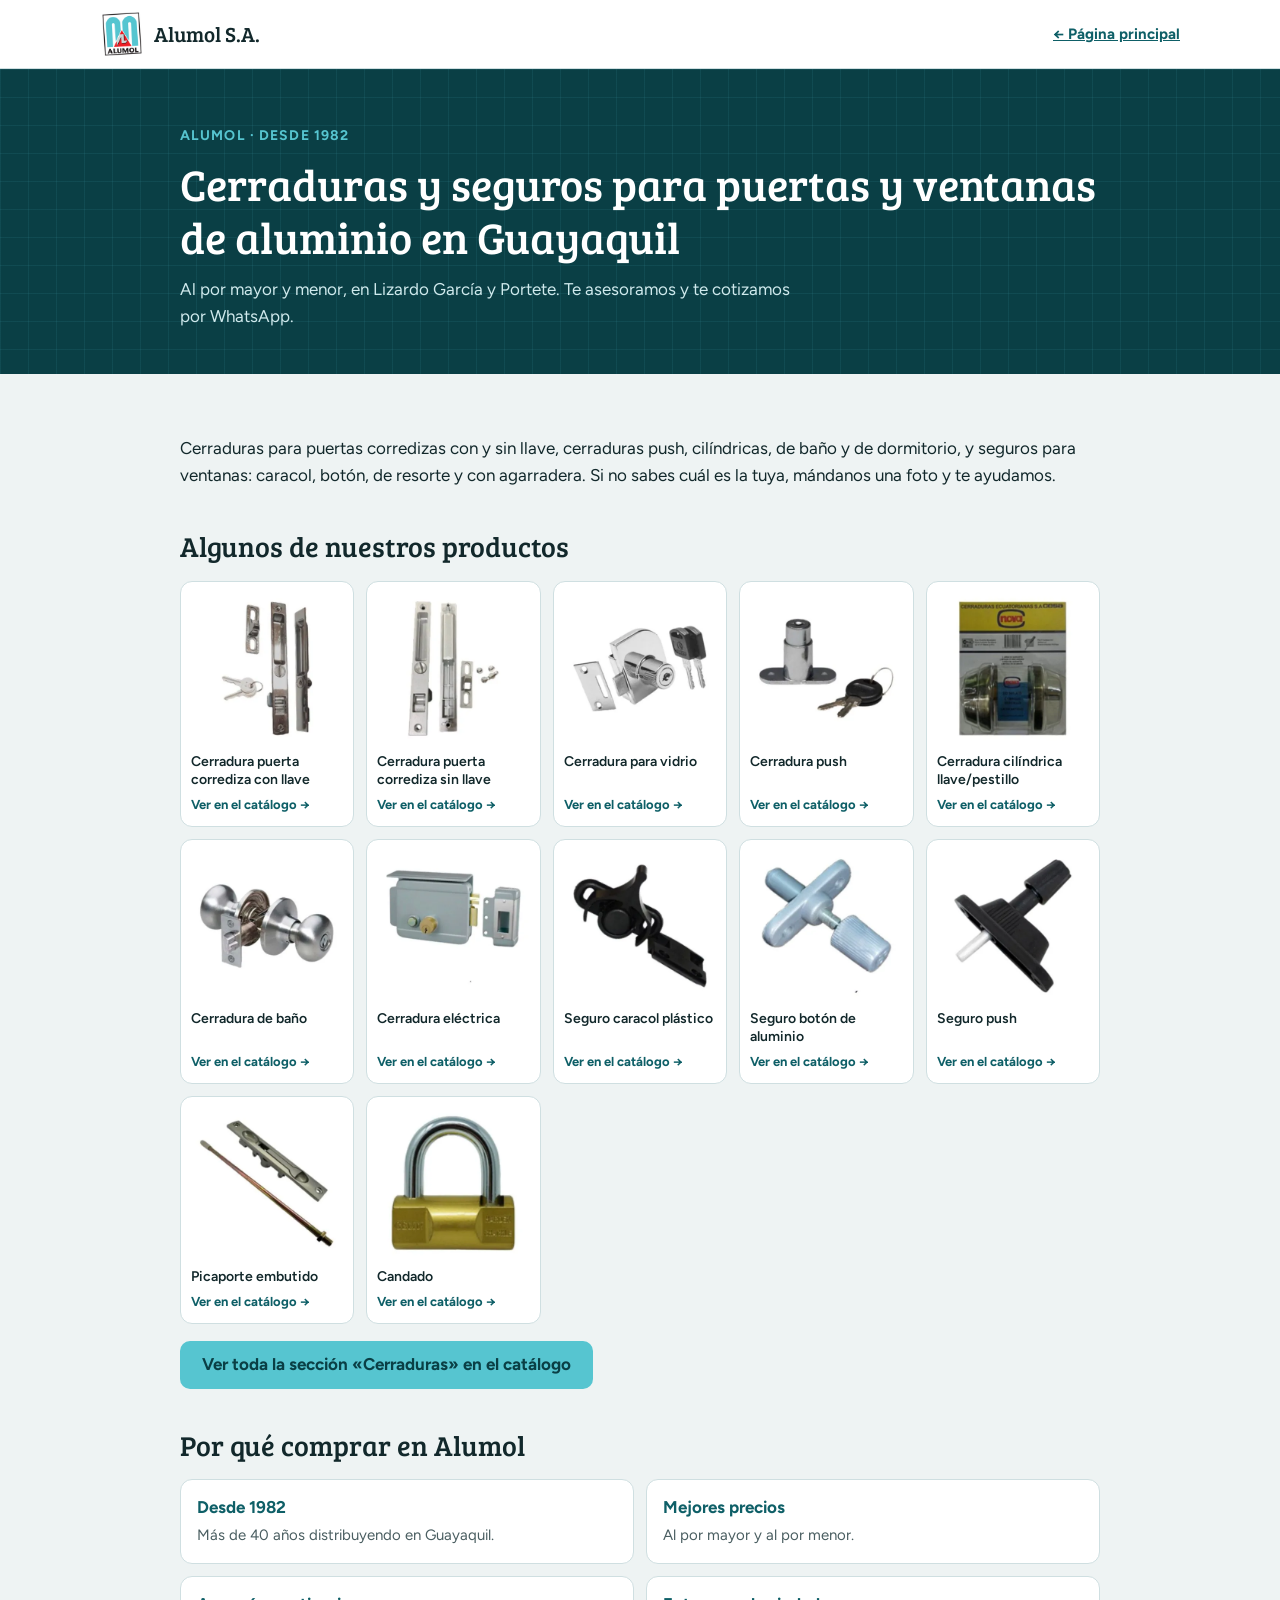
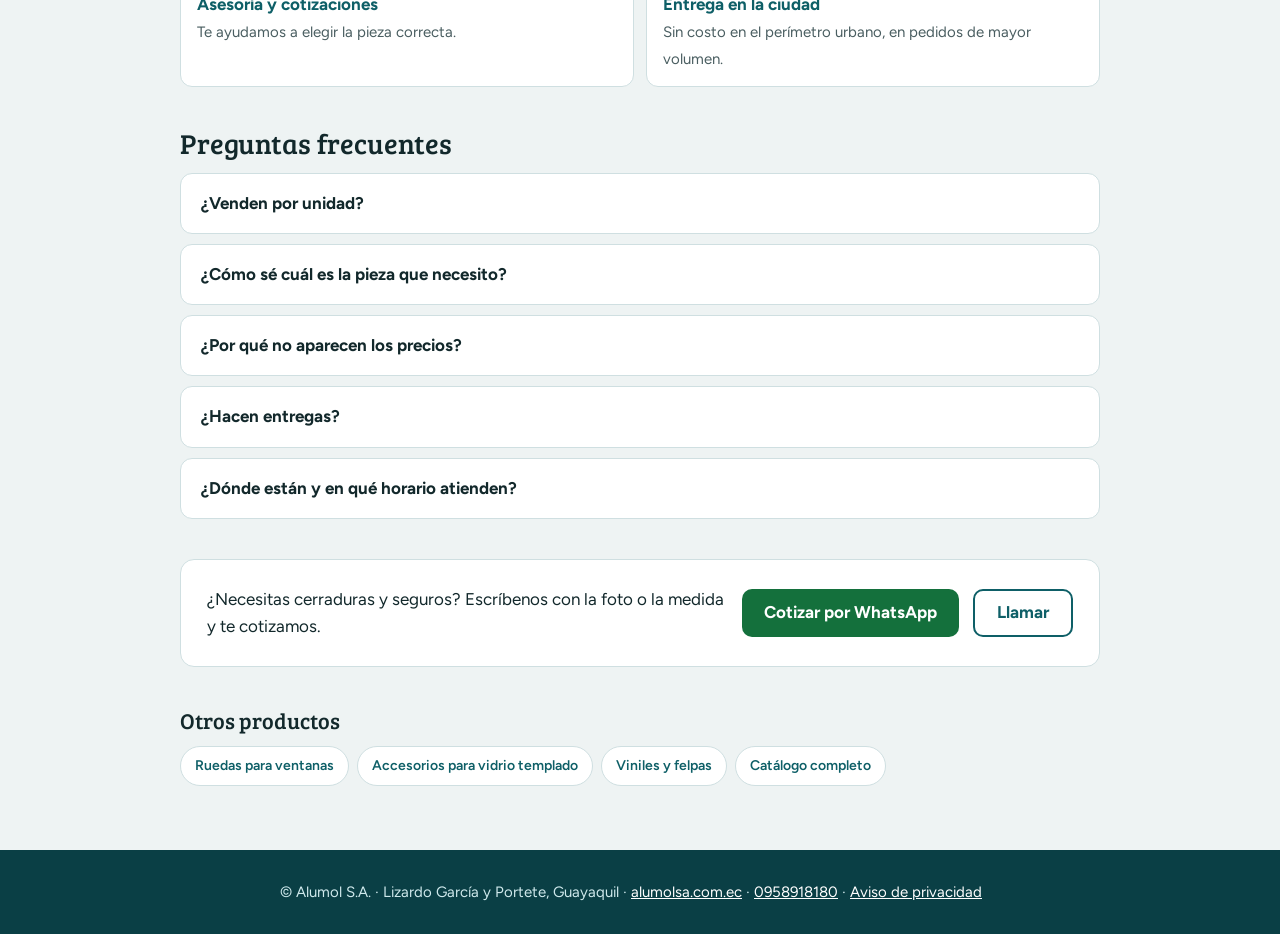
<file: cerraduras-y-seguros-guayaquil/index.html>
<!doctype html>
<html lang="es"><head><meta charset="utf-8"><meta name="viewport" content="width=device-width, initial-scale=1">
<title>Cerraduras y seguros para puertas y ventanas de aluminio en Guayaquil · Alumol S.A.</title>
<meta name="description" content="Cerraduras, seguros y picaportes para puertas y ventanas corredizas de aluminio y vidrio en Guayaquil. Con llave, sin llave, push y para vidrio. Al por mayor y menor.">
<link rel="canonical" href="https://alumolsa.com.ec/cerraduras-y-seguros-guayaquil/">
<meta property="og:type" content="website"><meta property="og:site_name" content="Alumol S.A."><meta property="og:title" content="Cerraduras y seguros para puertas y ventanas de aluminio en Guayaquil"><meta property="og:description" content="Cerraduras, seguros y picaportes para puertas y ventanas corredizas de aluminio y vidrio en Guayaquil. Con llave, sin llave, push y para vidrio. Al por mayor y menor.">
<meta property="og:url" content="https://alumolsa.com.ec/cerraduras-y-seguros-guayaquil/"><meta property="og:image" content="https://alumolsa.com.ec/compartir.jpg"><meta name="twitter:card" content="summary_large_image">
<link rel="icon" href="/favicon.ico" sizes="48x48">
<link rel="icon" type="image/png" sizes="96x96" href="/favicon-96.png">
<link rel="icon" type="image/png" sizes="192x192" href="/favicon-192.png">
<link rel="apple-touch-icon" href="/apple-touch-icon.png">
<link rel="preconnect" href="https://fonts.googleapis.com"><link rel="preconnect" href="https://fonts.gstatic.com" crossorigin>
<link href="https://fonts.googleapis.com/css2?family=Bree+Serif&family=Figtree:wght@400;600;700&display=swap" rel="stylesheet">
<link rel="stylesheet" href="../guias/guia.css">
<script type="application/ld+json">[{"@context": "https://schema.org", "@type": "FAQPage", "mainEntity": [{"@type": "Question", "name": "¿Venden por unidad?", "acceptedAnswer": {"@type": "Answer", "text": "Sí. Vendemos al por menor y al por mayor: desde una sola pieza para tu casa hasta pedidos grandes para talleres, negocios y constructoras."}}, {"@type": "Question", "name": "¿Cómo sé cuál es la pieza que necesito?", "acceptedAnswer": {"@type": "Answer", "text": "Lo más seguro es traer la pieza vieja al local o mandarnos una foto por WhatsApp. Te asesoramos para elegir la correcta."}}, {"@type": "Question", "name": "¿Por qué no aparecen los precios?", "acceptedAnswer": {"@type": "Answer", "text": "Los precios te los damos en la cotización, según lo que necesitas y la cantidad. Escríbenos por WhatsApp y te cotizamos."}}, {"@type": "Question", "name": "¿Hacen entregas?", "acceptedAnswer": {"@type": "Answer", "text": "Sí. Entrega sin costo dentro del perímetro urbano de Guayaquil, en pedidos de mayor volumen y según disponibilidad del camión. También puedes retirar en el local."}}, {"@type": "Question", "name": "¿Dónde están y en qué horario atienden?", "acceptedAnswer": {"@type": "Answer", "text": "En Lizardo García y Portete, Guayaquil. Lunes a viernes de 8:00 a 17:00; sábados y feriados de 8:00 a 14:00."}}]}, {"@context": "https://schema.org", "@type": "BreadcrumbList", "itemListElement": [{"@type": "ListItem", "position": 1, "name": "Alumol S.A.", "item": "https://alumolsa.com.ec/"}, {"@type": "ListItem", "position": 2, "name": "Cerraduras y seguros", "item": "https://alumolsa.com.ec/cerraduras-y-seguros-guayaquil/"}]}]</script>
<script src="/avisos.js" data-base="/" defer></script>
</head><body>
<header><div class="ancho"><a class="marca" href="../"><img src="../catalogo/logo-chico.png" alt=""><b>Alumol S.A.</b></a><a class="volver" href="../">← Página principal</a></div></header>
<div class="cabeza"><div class="ancho ancho-prod"><small>Alumol · Desde 1982</small><h1>Cerraduras y seguros para puertas y ventanas de aluminio en Guayaquil</h1><p>Al por mayor y menor, en Lizardo García y Portete. Te asesoramos y te cotizamos por WhatsApp.</p></div></div>
<main><div class="ancho ancho-prod">
<p>Cerraduras para puertas corredizas con y sin llave, cerraduras push, cilíndricas, de baño y de dormitorio, y seguros para ventanas: caracol, botón, de resorte y con agarradera. Si no sabes cuál es la tuya, mándanos una foto y te ayudamos.</p>
<h2>Algunos de nuestros productos</h2>
<div class="prods"><a class="prod" href="../catalogo/?buscar=Cerradura%20puerta%20corrediza%20con%20llave"><img src="../catalogo/fotos/cerradura-con-llave.webp" alt="Cerradura puerta corrediza con llave" loading="lazy"><span>Cerradura puerta corrediza con llave</span><small>Ver en el catálogo →</small></a><a class="prod" href="../catalogo/?buscar=Cerradura%20puerta%20corrediza%20sin%20llave"><img src="../catalogo/fotos/cerradura-sin-llave.webp" alt="Cerradura puerta corrediza sin llave" loading="lazy"><span>Cerradura puerta corrediza sin llave</span><small>Ver en el catálogo →</small></a><a class="prod" href="../catalogo/?buscar=Cerradura%20para%20vidrio"><img src="../catalogo/fotos/cerradura-para-vidrio.webp" alt="Cerradura para vidrio" loading="lazy"><span>Cerradura para vidrio</span><small>Ver en el catálogo →</small></a><a class="prod" href="../catalogo/?buscar=Cerradura%20push"><img src="../catalogo/fotos/cerradura-push.webp" alt="Cerradura push" loading="lazy"><span>Cerradura push</span><small>Ver en el catálogo →</small></a><a class="prod" href="../catalogo/?buscar=Cerradura%20cil%C3%ADndrica%20llave/pestillo"><img src="../catalogo/fotos/cerradura-cilindrica-llave-pestillo.webp" alt="Cerradura cilíndrica llave/pestillo" loading="lazy"><span>Cerradura cilíndrica llave/pestillo</span><small>Ver en el catálogo →</small></a><a class="prod" href="../catalogo/?buscar=Cerradura%20de%20ba%C3%B1o"><img src="../catalogo/fotos/cerradura-de-bano.webp" alt="Cerradura de baño" loading="lazy"><span>Cerradura de baño</span><small>Ver en el catálogo →</small></a><a class="prod" href="../catalogo/?buscar=Cerradura%20el%C3%A9ctrica"><img src="../catalogo/fotos/cerradura-electrica.webp" alt="Cerradura eléctrica" loading="lazy"><span>Cerradura eléctrica</span><small>Ver en el catálogo →</small></a><a class="prod" href="../catalogo/?buscar=Seguro%20caracol%20pl%C3%A1stico"><img src="../catalogo/fotos/seguro-caracol-plastico.webp" alt="Seguro caracol plástico" loading="lazy"><span>Seguro caracol plástico</span><small>Ver en el catálogo →</small></a><a class="prod" href="../catalogo/?buscar=Seguro%20bot%C3%B3n%20de%20aluminio"><img src="../catalogo/fotos/seguro-boton-de-aluminio.webp" alt="Seguro botón de aluminio" loading="lazy"><span>Seguro botón de aluminio</span><small>Ver en el catálogo →</small></a><a class="prod" href="../catalogo/?buscar=Seguro%20push"><img src="../catalogo/fotos/seguro-push.webp" alt="Seguro push" loading="lazy"><span>Seguro push</span><small>Ver en el catálogo →</small></a><a class="prod" href="../catalogo/?buscar=Picaporte%20embutido"><img src="../catalogo/fotos/picaporte-embutido.webp" alt="Picaporte embutido" loading="lazy"><span>Picaporte embutido</span><small>Ver en el catálogo →</small></a><a class="prod" href="../catalogo/?buscar=Candado"><img src="../catalogo/fotos/candado.webp" alt="Candado" loading="lazy"><span>Candado</span><small>Ver en el catálogo →</small></a></div>

<p><a class="btn btn-cat" href="../catalogo/#cerraduras">Ver toda la sección «Cerraduras» en el catálogo</a></p>

<h2>Por qué comprar en Alumol</h2>
<ul class="ventajas"><li><b>Desde 1982</b><span>Más de 40 años distribuyendo en Guayaquil.</span></li><li><b>Mejores precios</b><span>Al por mayor y al por menor.</span></li><li><b>Asesoría y cotizaciones</b><span>Te ayudamos a elegir la pieza correcta.</span></li><li><b>Entrega en la ciudad</b><span>Sin costo en el perímetro urbano, en pedidos de mayor volumen.</span></li></ul>
<h2>Preguntas frecuentes</h2>
<div class="faq"><details><summary>¿Venden por unidad?</summary><p>Sí. Vendemos al por menor y al por mayor: desde una sola pieza para tu casa hasta pedidos grandes para talleres, negocios y constructoras.</p></details><details><summary>¿Cómo sé cuál es la pieza que necesito?</summary><p>Lo más seguro es traer la pieza vieja al local o mandarnos una foto por WhatsApp. Te asesoramos para elegir la correcta.</p></details><details><summary>¿Por qué no aparecen los precios?</summary><p>Los precios te los damos en la cotización, según lo que necesitas y la cantidad. Escríbenos por WhatsApp y te cotizamos.</p></details><details><summary>¿Hacen entregas?</summary><p>Sí. Entrega sin costo dentro del perímetro urbano de Guayaquil, en pedidos de mayor volumen y según disponibilidad del camión. También puedes retirar en el local.</p></details><details><summary>¿Dónde están y en qué horario atienden?</summary><p>En Lizardo García y Portete, Guayaquil. Lunes a viernes de 8:00 a 17:00; sábados y feriados de 8:00 a 14:00.</p></details></div>
<div class="cta"><p>¿Necesitas cerraduras y seguros? Escríbenos con la foto o la medida y te cotizamos.</p>
<a class="btn btn-wa" href="https://wa.me/593958918180?text=Hola%20Alumol%2C%20necesito%20una%20cerradura/seguro%3A%20" target="_blank" rel="noopener">Cotizar por WhatsApp</a><a class="btn btn-wa" href="tel:+593958918180" style="background:#fff;color:var(--profundo);border:2px solid var(--profundo)">Llamar</a></div>
<h2 style="font-size:22px">Otros productos</h2>
<div class="otras"><a href="../ruedas-para-ventanas-guayaquil/">Ruedas para ventanas</a><a href="../accesorios-vidrio-templado-guayaquil/">Accesorios para vidrio templado</a><a href="../viniles-y-felpas-guayaquil/">Viniles y felpas</a><a href="../catalogo/">Catálogo completo</a></div>
</div></main>
<footer><div class="ancho">© Alumol S.A. · Lizardo García y Portete, Guayaquil · <a href="../">alumolsa.com.ec</a> · <a href="tel:+593958918180">0958918180</a> · <a href="/privacidad/">Aviso de privacidad</a></div></footer>
<!-- Cloudflare Web Analytics --><script type='module' src='https://static.cloudflareinsights.com/beacon.min.js' data-cf-beacon='{"token": "2e8149496311406bac168cc553674cb3"}'></script><!-- End Cloudflare Web Analytics -->
</body></html>
</file>
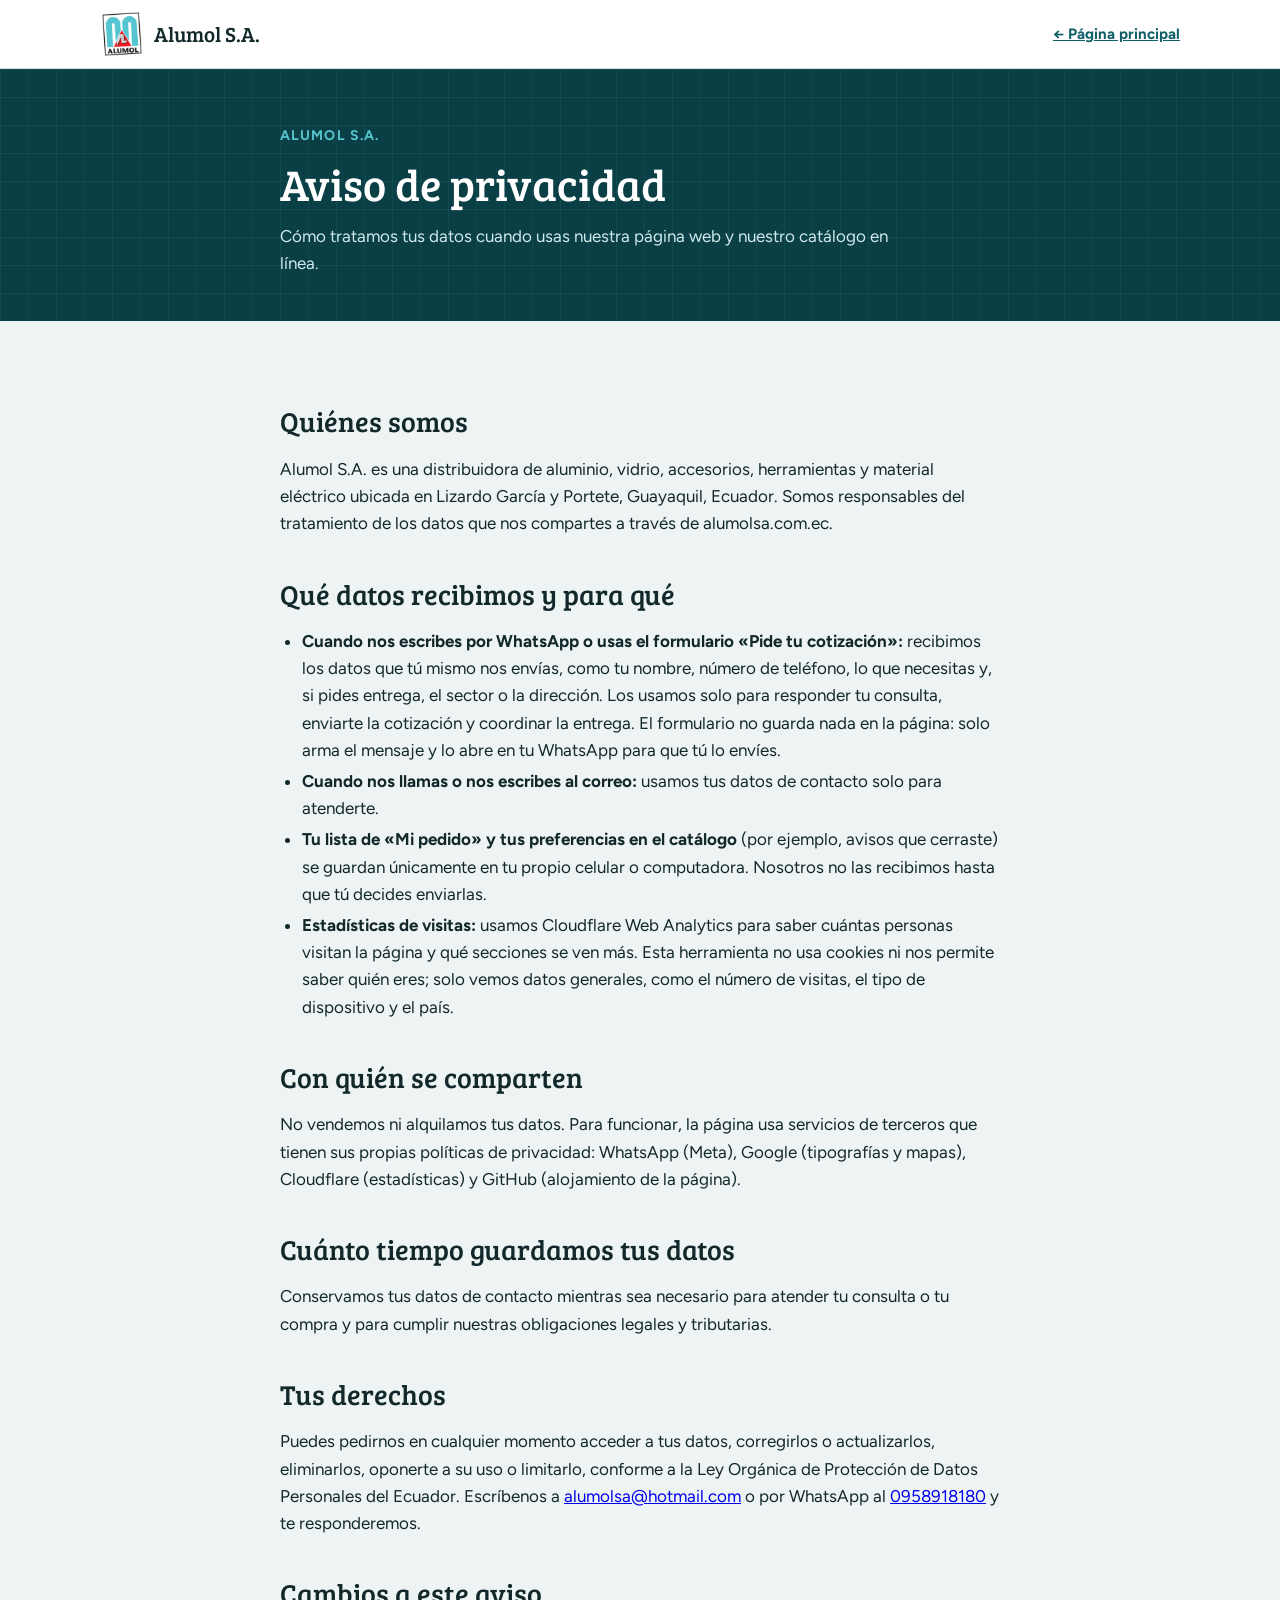
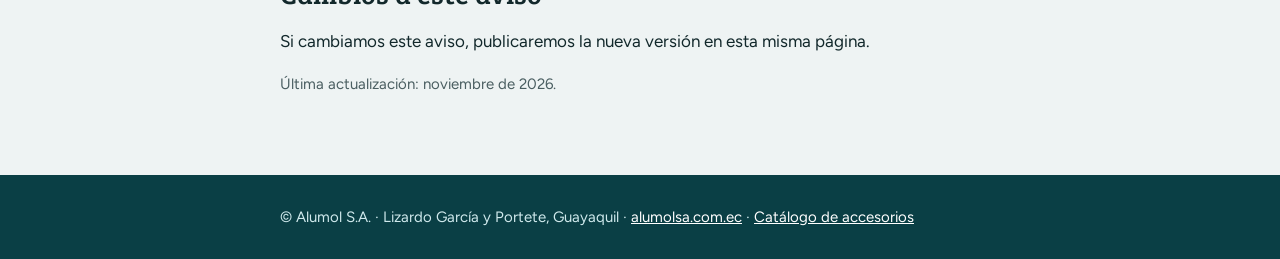
<file: privacidad/index.html>
<!doctype html>
<html lang="es"><head><meta charset="utf-8"><meta name="viewport" content="width=device-width, initial-scale=1">
<title>Aviso de privacidad · Alumol S.A.</title>
<meta name="description" content="Cómo Alumol S.A. trata los datos personales de quienes usan su página web y su catálogo en línea.">
<link rel="canonical" href="https://alumolsa.com.ec/privacidad/">
<link rel="icon" href="/favicon.ico" sizes="48x48">
<link rel="icon" type="image/png" sizes="96x96" href="/favicon-96.png">
<link rel="apple-touch-icon" href="/apple-touch-icon.png">
<link rel="preconnect" href="https://fonts.googleapis.com"><link rel="preconnect" href="https://fonts.gstatic.com" crossorigin>
<link href="https://fonts.googleapis.com/css2?family=Bree+Serif&family=Figtree:wght@400;600;700&display=swap" rel="stylesheet">
<link rel="stylesheet" href="/guias/guia.css">
<script src="/avisos.js" data-base="/" defer></script>
</head><body>
<header><div class="ancho"><a class="marca" href="/"><img src="/catalogo/logo-chico.png" alt=""><b>Alumol S.A.</b></a><a class="volver" href="/">← Página principal</a></div></header>
<div class="cabeza"><div class="ancho"><small>Alumol S.A.</small><h1>Aviso de privacidad</h1><p>Cómo tratamos tus datos cuando usas nuestra página web y nuestro catálogo en línea.</p></div></div>
<main><div class="ancho">

<h2>Quiénes somos</h2>
<p>Alumol S.A. es una distribuidora de aluminio, vidrio, accesorios, herramientas y material eléctrico ubicada en Lizardo García y Portete, Guayaquil, Ecuador. Somos responsables del tratamiento de los datos que nos compartes a través de alumolsa.com.ec.</p>

<h2>Qué datos recibimos y para qué</h2>
<ul>
<li><b>Cuando nos escribes por WhatsApp o usas el formulario «Pide tu cotización»:</b> recibimos los datos que tú mismo nos envías, como tu nombre, número de teléfono, lo que necesitas y, si pides entrega, el sector o la dirección. Los usamos solo para responder tu consulta, enviarte la cotización y coordinar la entrega. El formulario no guarda nada en la página: solo arma el mensaje y lo abre en tu WhatsApp para que tú lo envíes.</li>
<li><b>Cuando nos llamas o nos escribes al correo:</b> usamos tus datos de contacto solo para atenderte.</li>
<li><b>Tu lista de «Mi pedido» y tus preferencias en el catálogo</b> (por ejemplo, avisos que cerraste) se guardan únicamente en tu propio celular o computadora. Nosotros no las recibimos hasta que tú decides enviarlas.</li>
<li><b>Estadísticas de visitas:</b> usamos Cloudflare Web Analytics para saber cuántas personas visitan la página y qué secciones se ven más. Esta herramienta no usa cookies ni nos permite saber quién eres; solo vemos datos generales, como el número de visitas, el tipo de dispositivo y el país.</li>
</ul>

<h2>Con quién se comparten</h2>
<p>No vendemos ni alquilamos tus datos. Para funcionar, la página usa servicios de terceros que tienen sus propias políticas de privacidad: WhatsApp (Meta), Google (tipografías y mapas), Cloudflare (estadísticas) y GitHub (alojamiento de la página).</p>

<h2>Cuánto tiempo guardamos tus datos</h2>
<p>Conservamos tus datos de contacto mientras sea necesario para atender tu consulta o tu compra y para cumplir nuestras obligaciones legales y tributarias.</p>

<h2>Tus derechos</h2>
<p>Puedes pedirnos en cualquier momento acceder a tus datos, corregirlos o actualizarlos, eliminarlos, oponerte a su uso o limitarlo, conforme a la Ley Orgánica de Protección de Datos Personales del Ecuador. Escríbenos a <a href="mailto:alumolsa@hotmail.com">alumolsa@hotmail.com</a> o por WhatsApp al <a href="https://wa.me/593958918180" target="_blank" rel="noopener">0958918180</a> y te responderemos.</p>

<h2>Cambios a este aviso</h2>
<p>Si cambiamos este aviso, publicaremos la nueva versión en esta misma página.</p>
<p style="color:var(--suave);font-size:15px">Última actualización: noviembre de 2026.</p>
</div></main>
<footer><div class="ancho">© Alumol S.A. · Lizardo García y Portete, Guayaquil · <a href="/">alumolsa.com.ec</a> · <a href="/catalogo/">Catálogo de accesorios</a></div></footer>
<!-- Cloudflare Web Analytics --><script type='module' src='https://static.cloudflareinsights.com/beacon.min.js' data-cf-beacon='{"token": "2e8149496311406bac168cc553674cb3"}'></script><!-- End Cloudflare Web Analytics -->
</body></html>
</file>
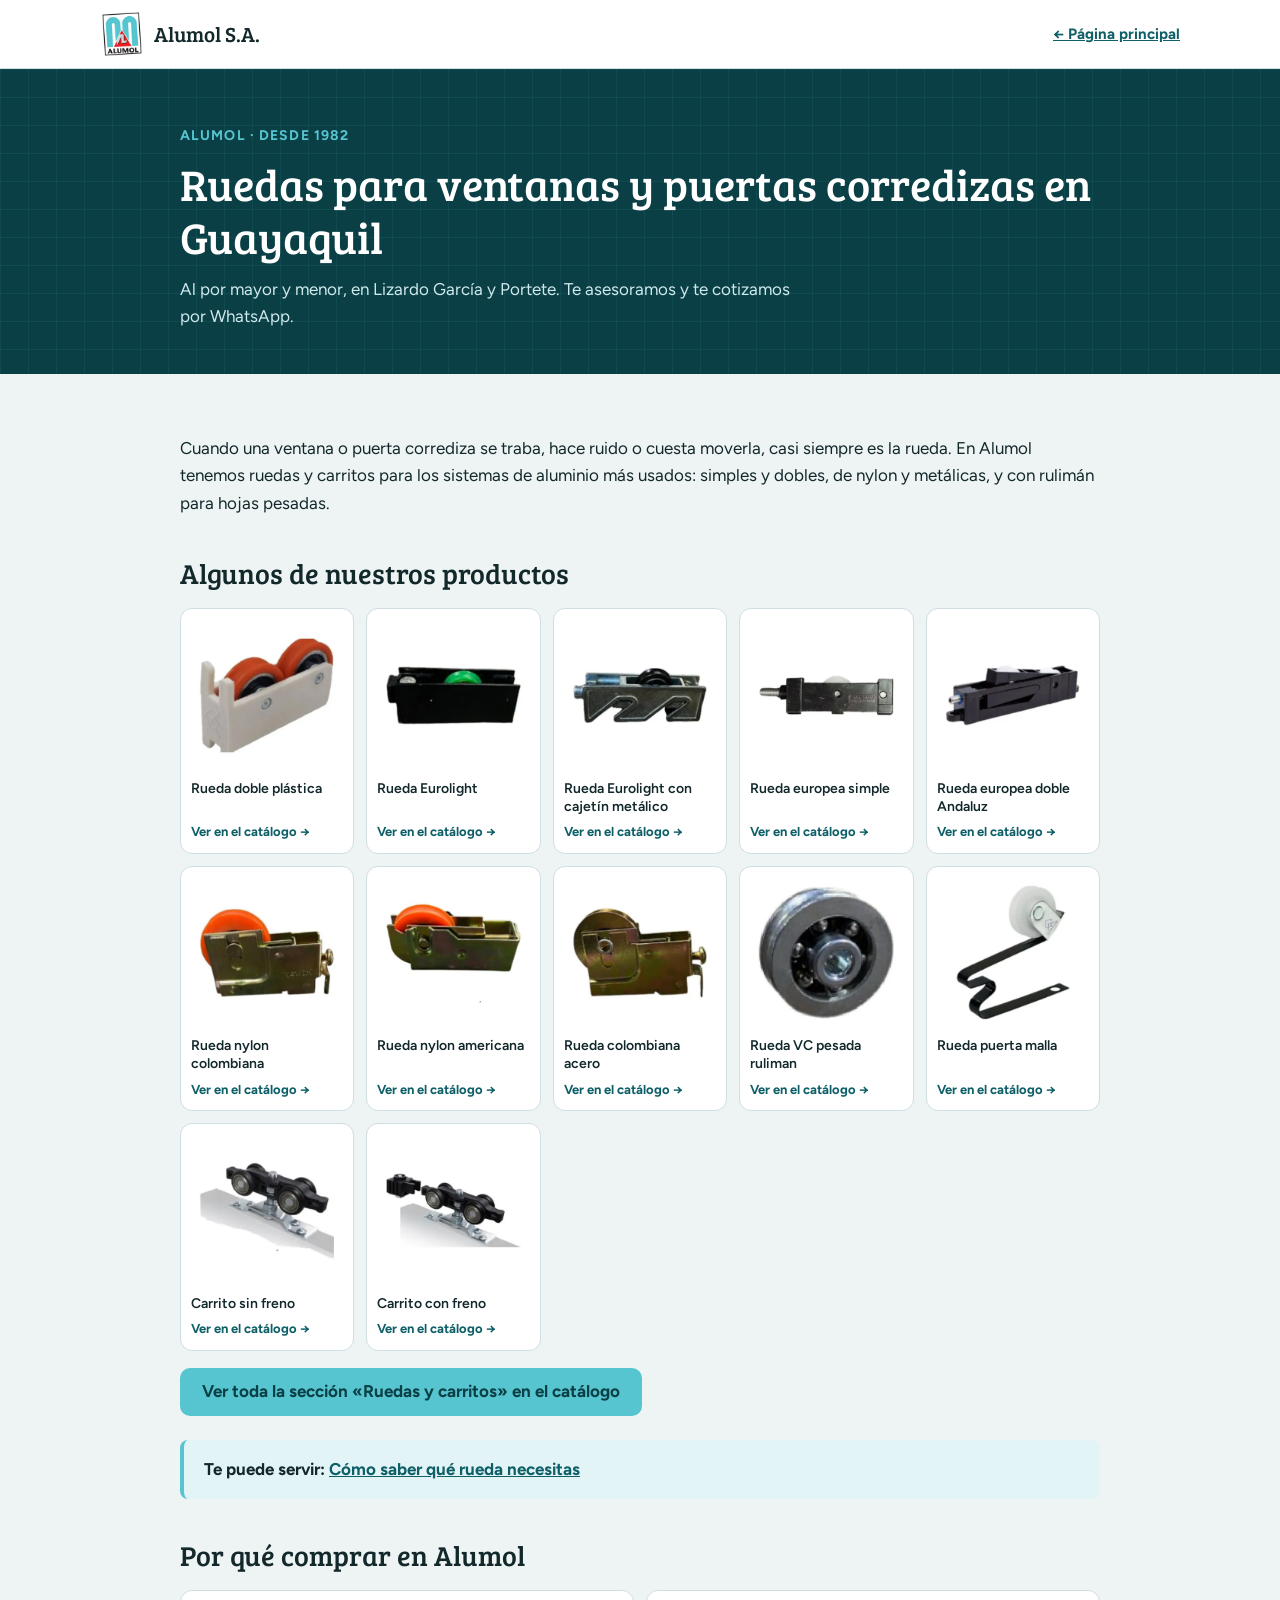
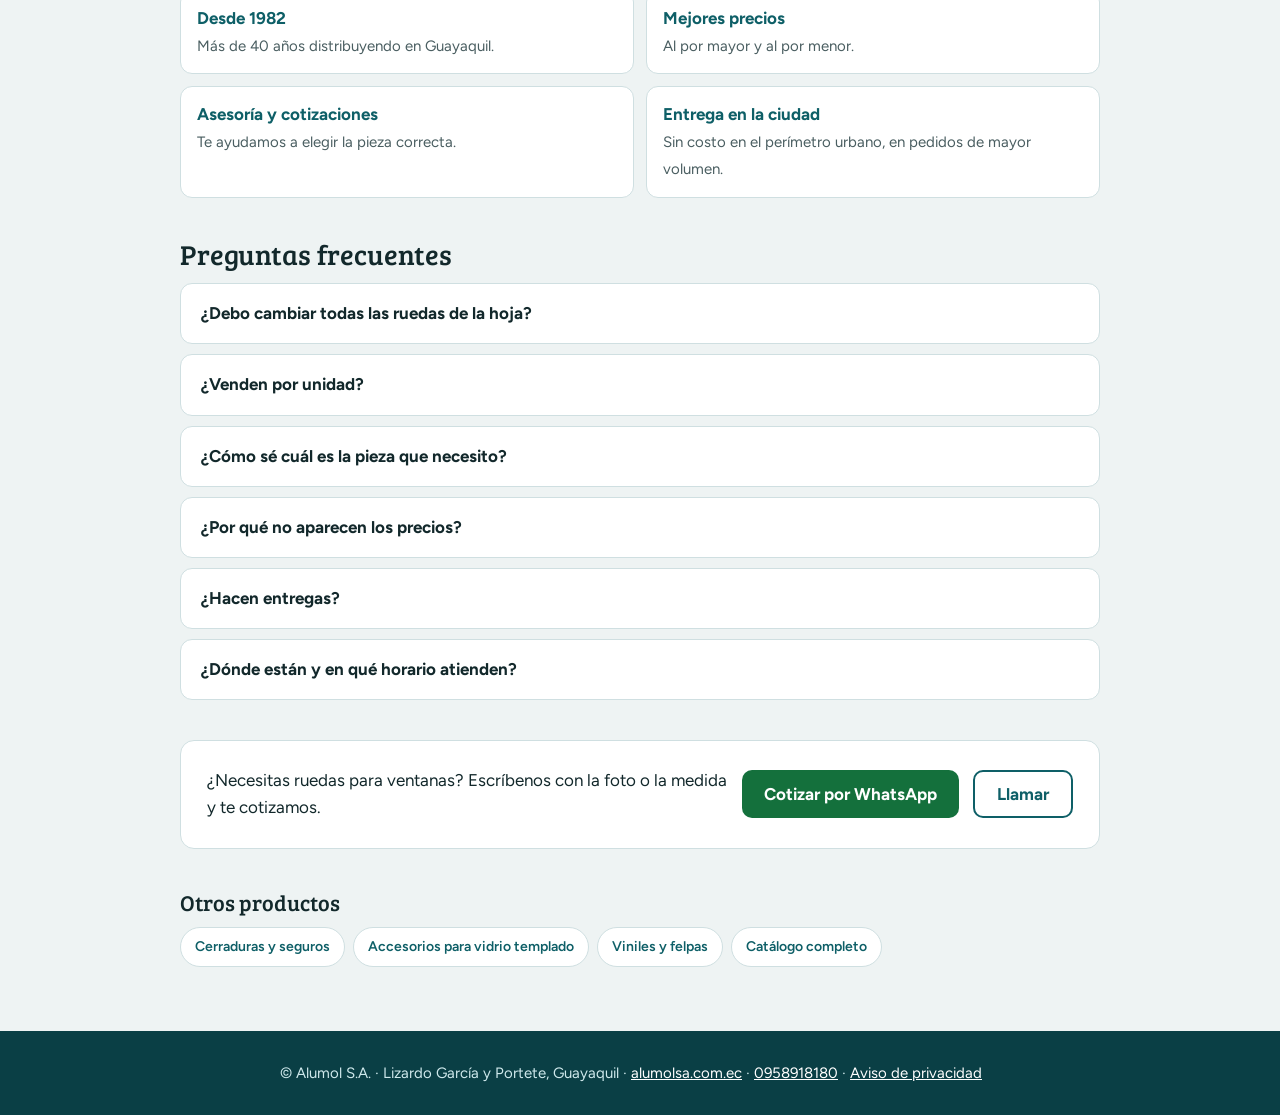
<file: ruedas-para-ventanas-guayaquil/index.html>
<!doctype html>
<html lang="es"><head><meta charset="utf-8"><meta name="viewport" content="width=device-width, initial-scale=1">
<title>Ruedas para ventanas y puertas corredizas en Guayaquil · Alumol S.A.</title>
<meta name="description" content="Ruedas y carritos para ventanas y puertas corredizas de aluminio en Guayaquil: simples, dobles, de nylon, metálicas y con rulimán. Al por mayor y menor. Cotiza por WhatsApp.">
<link rel="canonical" href="https://alumolsa.com.ec/ruedas-para-ventanas-guayaquil/">
<meta property="og:type" content="website"><meta property="og:site_name" content="Alumol S.A."><meta property="og:title" content="Ruedas para ventanas y puertas corredizas en Guayaquil"><meta property="og:description" content="Ruedas y carritos para ventanas y puertas corredizas de aluminio en Guayaquil: simples, dobles, de nylon, metálicas y con rulimán. Al por mayor y menor. Cotiza por WhatsApp.">
<meta property="og:url" content="https://alumolsa.com.ec/ruedas-para-ventanas-guayaquil/"><meta property="og:image" content="https://alumolsa.com.ec/compartir.jpg"><meta name="twitter:card" content="summary_large_image">
<link rel="icon" href="/favicon.ico" sizes="48x48">
<link rel="icon" type="image/png" sizes="96x96" href="/favicon-96.png">
<link rel="icon" type="image/png" sizes="192x192" href="/favicon-192.png">
<link rel="apple-touch-icon" href="/apple-touch-icon.png">
<link rel="preconnect" href="https://fonts.googleapis.com"><link rel="preconnect" href="https://fonts.gstatic.com" crossorigin>
<link href="https://fonts.googleapis.com/css2?family=Bree+Serif&family=Figtree:wght@400;600;700&display=swap" rel="stylesheet">
<link rel="stylesheet" href="../guias/guia.css">
<script type="application/ld+json">[{"@context": "https://schema.org", "@type": "FAQPage", "mainEntity": [{"@type": "Question", "name": "¿Debo cambiar todas las ruedas de la hoja?", "acceptedAnswer": {"@type": "Answer", "text": "Te recomendamos cambiar todas las ruedas de la misma hoja al mismo tiempo, para que quede nivelada y se deslice parejo."}}, {"@type": "Question", "name": "¿Venden por unidad?", "acceptedAnswer": {"@type": "Answer", "text": "Sí. Vendemos al por menor y al por mayor: desde una sola pieza para tu casa hasta pedidos grandes para talleres, negocios y constructoras."}}, {"@type": "Question", "name": "¿Cómo sé cuál es la pieza que necesito?", "acceptedAnswer": {"@type": "Answer", "text": "Lo más seguro es traer la pieza vieja al local o mandarnos una foto por WhatsApp. Te asesoramos para elegir la correcta."}}, {"@type": "Question", "name": "¿Por qué no aparecen los precios?", "acceptedAnswer": {"@type": "Answer", "text": "Los precios te los damos en la cotización, según lo que necesitas y la cantidad. Escríbenos por WhatsApp y te cotizamos."}}, {"@type": "Question", "name": "¿Hacen entregas?", "acceptedAnswer": {"@type": "Answer", "text": "Sí. Entrega sin costo dentro del perímetro urbano de Guayaquil, en pedidos de mayor volumen y según disponibilidad del camión. También puedes retirar en el local."}}, {"@type": "Question", "name": "¿Dónde están y en qué horario atienden?", "acceptedAnswer": {"@type": "Answer", "text": "En Lizardo García y Portete, Guayaquil. Lunes a viernes de 8:00 a 17:00; sábados y feriados de 8:00 a 14:00."}}]}, {"@context": "https://schema.org", "@type": "BreadcrumbList", "itemListElement": [{"@type": "ListItem", "position": 1, "name": "Alumol S.A.", "item": "https://alumolsa.com.ec/"}, {"@type": "ListItem", "position": 2, "name": "Ruedas para ventanas", "item": "https://alumolsa.com.ec/ruedas-para-ventanas-guayaquil/"}]}]</script>
<script src="/avisos.js" data-base="/" defer></script>
</head><body>
<header><div class="ancho"><a class="marca" href="../"><img src="../catalogo/logo-chico.png" alt=""><b>Alumol S.A.</b></a><a class="volver" href="../">← Página principal</a></div></header>
<div class="cabeza"><div class="ancho ancho-prod"><small>Alumol · Desde 1982</small><h1>Ruedas para ventanas y puertas corredizas en Guayaquil</h1><p>Al por mayor y menor, en Lizardo García y Portete. Te asesoramos y te cotizamos por WhatsApp.</p></div></div>
<main><div class="ancho ancho-prod">
<p>Cuando una ventana o puerta corrediza se traba, hace ruido o cuesta moverla, casi siempre es la rueda. En Alumol tenemos ruedas y carritos para los sistemas de aluminio más usados: simples y dobles, de nylon y metálicas, y con rulimán para hojas pesadas.</p>
<h2>Algunos de nuestros productos</h2>
<div class="prods"><a class="prod" href="../catalogo/?buscar=Rueda%20doble%20pl%C3%A1stica"><img src="../catalogo/fotos/rueda-doble.webp" alt="Rueda doble plástica" loading="lazy"><span>Rueda doble plástica</span><small>Ver en el catálogo →</small></a><a class="prod" href="../catalogo/?buscar=Rueda%20Eurolight"><img src="../catalogo/fotos/rueda-eurolight.webp" alt="Rueda Eurolight" loading="lazy"><span>Rueda Eurolight</span><small>Ver en el catálogo →</small></a><a class="prod" href="../catalogo/?buscar=Rueda%20Eurolight%20con%20cajet%C3%ADn%20met%C3%A1lico"><img src="../catalogo/fotos/rueda-eurolight-con-cajetin-metalico.webp" alt="Rueda Eurolight con cajetín metálico" loading="lazy"><span>Rueda Eurolight con cajetín metálico</span><small>Ver en el catálogo →</small></a><a class="prod" href="../catalogo/?buscar=Rueda%20europea%20simple"><img src="../catalogo/fotos/rueda-europea-simple.webp" alt="Rueda europea simple" loading="lazy"><span>Rueda europea simple</span><small>Ver en el catálogo →</small></a><a class="prod" href="../catalogo/?buscar=Rueda%20europea%20doble%20Andaluz"><img src="../catalogo/fotos/rueda-europea-doble-andaluz.webp" alt="Rueda europea doble Andaluz" loading="lazy"><span>Rueda europea doble Andaluz</span><small>Ver en el catálogo →</small></a><a class="prod" href="../catalogo/?buscar=Rueda%20nylon%20colombiana"><img src="../catalogo/fotos/rueda-nylon-colombiana.webp" alt="Rueda nylon colombiana" loading="lazy"><span>Rueda nylon colombiana</span><small>Ver en el catálogo →</small></a><a class="prod" href="../catalogo/?buscar=Rueda%20nylon%20americana"><img src="../catalogo/fotos/rueda-nylon-americana.webp" alt="Rueda nylon americana" loading="lazy"><span>Rueda nylon americana</span><small>Ver en el catálogo →</small></a><a class="prod" href="../catalogo/?buscar=Rueda%20colombiana%20acero"><img src="../catalogo/fotos/rueda-colombiana-acero.webp" alt="Rueda colombiana acero" loading="lazy"><span>Rueda colombiana acero</span><small>Ver en el catálogo →</small></a><a class="prod" href="../catalogo/?buscar=Rueda%20VC%20pesada%20ruliman"><img src="../catalogo/fotos/rueda-pesada-ruliman.webp" alt="Rueda VC pesada ruliman" loading="lazy"><span>Rueda VC pesada ruliman</span><small>Ver en el catálogo →</small></a><a class="prod" href="../catalogo/?buscar=Rueda%20puerta%20malla"><img src="../catalogo/fotos/rueda-puerta-malla.webp" alt="Rueda puerta malla" loading="lazy"><span>Rueda puerta malla</span><small>Ver en el catálogo →</small></a><a class="prod" href="../catalogo/?buscar=Carrito%20sin%20freno"><img src="../catalogo/fotos/carrito-sin-freno.webp" alt="Carrito sin freno" loading="lazy"><span>Carrito sin freno</span><small>Ver en el catálogo →</small></a><a class="prod" href="../catalogo/?buscar=Carrito%20con%20freno"><img src="../catalogo/fotos/carrito-con-freno.webp" alt="Carrito con freno" loading="lazy"><span>Carrito con freno</span><small>Ver en el catálogo →</small></a></div>

<p><a class="btn btn-cat" href="../catalogo/#ruedas-y-carritos">Ver toda la sección «Ruedas y carritos» en el catálogo</a></p>
<div class="consejo"><b>Te puede servir:</b> <a href="../guias/elegir-rueda/" style="color:var(--profundo);font-weight:700">Cómo saber qué rueda necesitas</a></div>
<h2>Por qué comprar en Alumol</h2>
<ul class="ventajas"><li><b>Desde 1982</b><span>Más de 40 años distribuyendo en Guayaquil.</span></li><li><b>Mejores precios</b><span>Al por mayor y al por menor.</span></li><li><b>Asesoría y cotizaciones</b><span>Te ayudamos a elegir la pieza correcta.</span></li><li><b>Entrega en la ciudad</b><span>Sin costo en el perímetro urbano, en pedidos de mayor volumen.</span></li></ul>
<h2>Preguntas frecuentes</h2>
<div class="faq"><details><summary>¿Debo cambiar todas las ruedas de la hoja?</summary><p>Te recomendamos cambiar todas las ruedas de la misma hoja al mismo tiempo, para que quede nivelada y se deslice parejo.</p></details><details><summary>¿Venden por unidad?</summary><p>Sí. Vendemos al por menor y al por mayor: desde una sola pieza para tu casa hasta pedidos grandes para talleres, negocios y constructoras.</p></details><details><summary>¿Cómo sé cuál es la pieza que necesito?</summary><p>Lo más seguro es traer la pieza vieja al local o mandarnos una foto por WhatsApp. Te asesoramos para elegir la correcta.</p></details><details><summary>¿Por qué no aparecen los precios?</summary><p>Los precios te los damos en la cotización, según lo que necesitas y la cantidad. Escríbenos por WhatsApp y te cotizamos.</p></details><details><summary>¿Hacen entregas?</summary><p>Sí. Entrega sin costo dentro del perímetro urbano de Guayaquil, en pedidos de mayor volumen y según disponibilidad del camión. También puedes retirar en el local.</p></details><details><summary>¿Dónde están y en qué horario atienden?</summary><p>En Lizardo García y Portete, Guayaquil. Lunes a viernes de 8:00 a 17:00; sábados y feriados de 8:00 a 14:00.</p></details></div>
<div class="cta"><p>¿Necesitas ruedas para ventanas? Escríbenos con la foto o la medida y te cotizamos.</p>
<a class="btn btn-wa" href="https://wa.me/593958918180?text=Hola%20Alumol%2C%20necesito%20ruedas%20para%20ventana/puerta%20corrediza%3A%20" target="_blank" rel="noopener">Cotizar por WhatsApp</a><a class="btn btn-wa" href="tel:+593958918180" style="background:#fff;color:var(--profundo);border:2px solid var(--profundo)">Llamar</a></div>
<h2 style="font-size:22px">Otros productos</h2>
<div class="otras"><a href="../cerraduras-y-seguros-guayaquil/">Cerraduras y seguros</a><a href="../accesorios-vidrio-templado-guayaquil/">Accesorios para vidrio templado</a><a href="../viniles-y-felpas-guayaquil/">Viniles y felpas</a><a href="../catalogo/">Catálogo completo</a></div>
</div></main>
<footer><div class="ancho">© Alumol S.A. · Lizardo García y Portete, Guayaquil · <a href="../">alumolsa.com.ec</a> · <a href="tel:+593958918180">0958918180</a> · <a href="/privacidad/">Aviso de privacidad</a></div></footer>
<!-- Cloudflare Web Analytics --><script type='module' src='https://static.cloudflareinsights.com/beacon.min.js' data-cf-beacon='{"token": "2e8149496311406bac168cc553674cb3"}'></script><!-- End Cloudflare Web Analytics -->
</body></html>
</file>
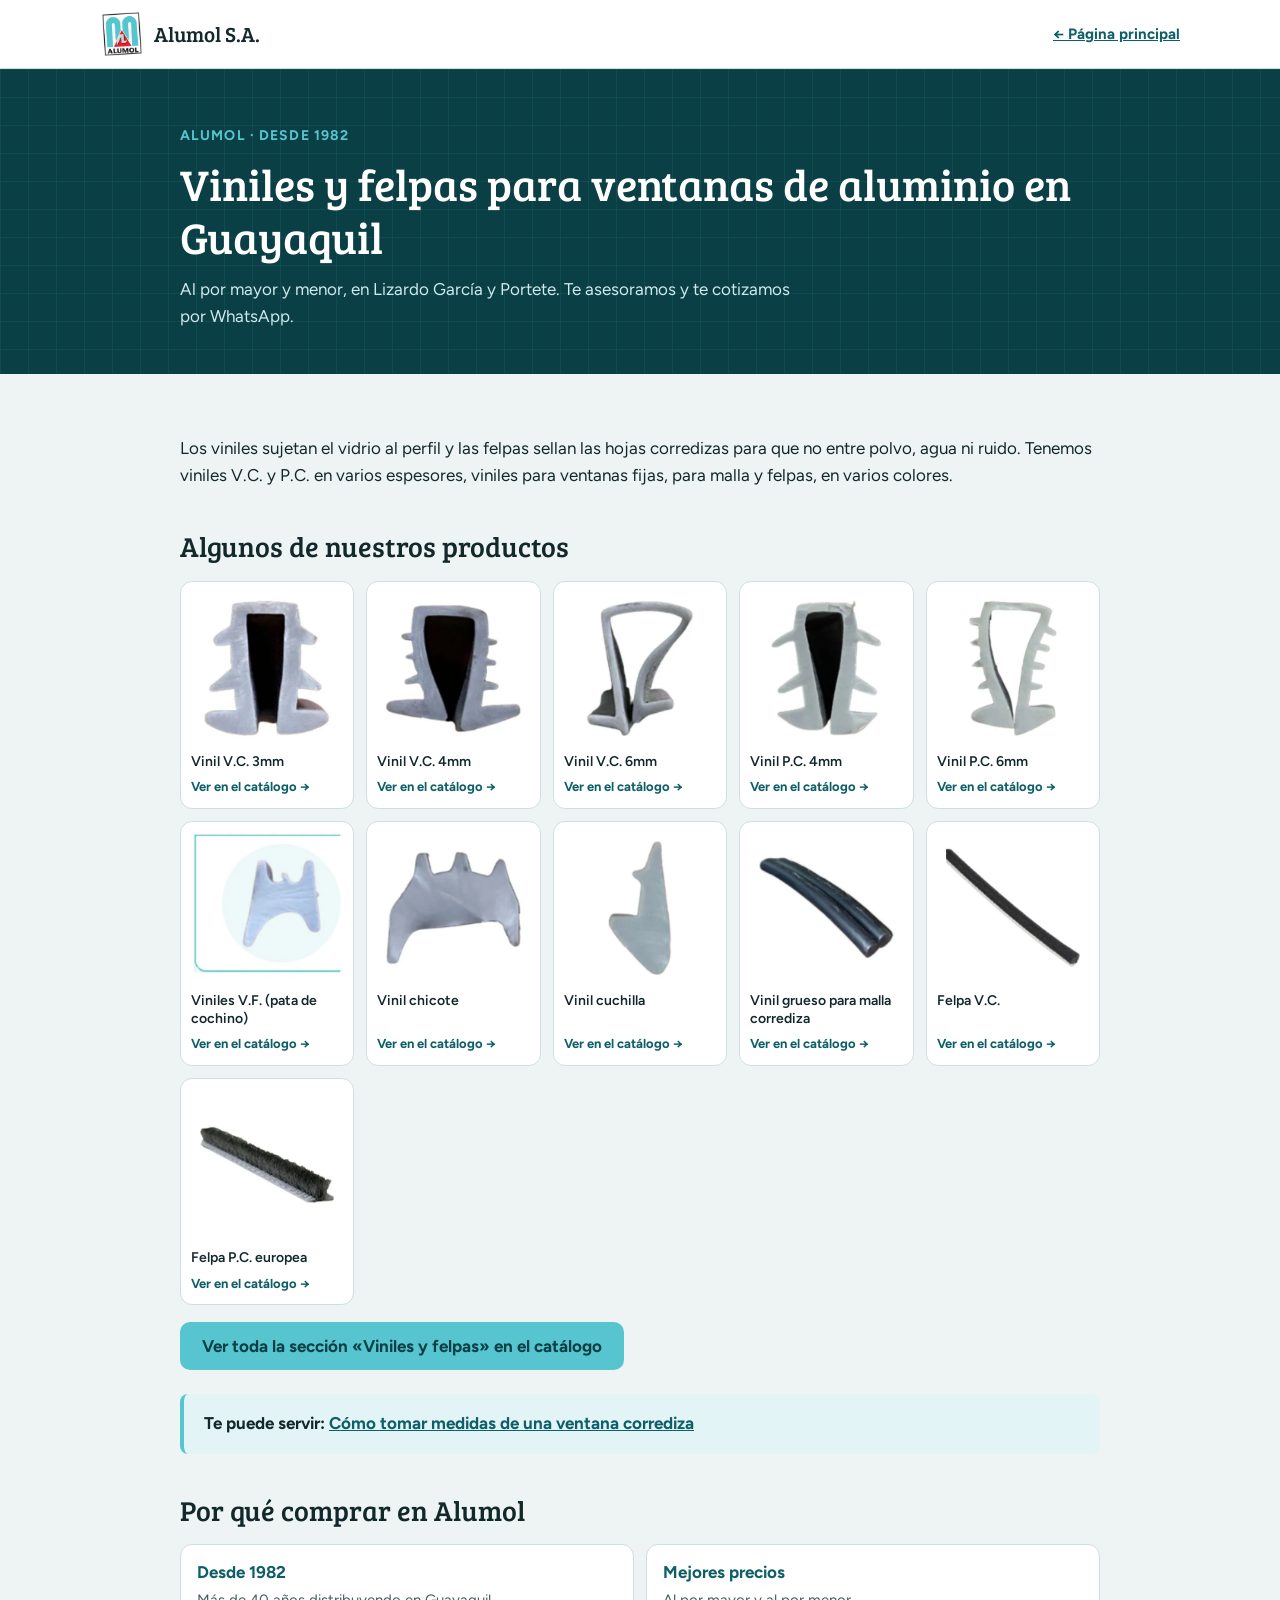
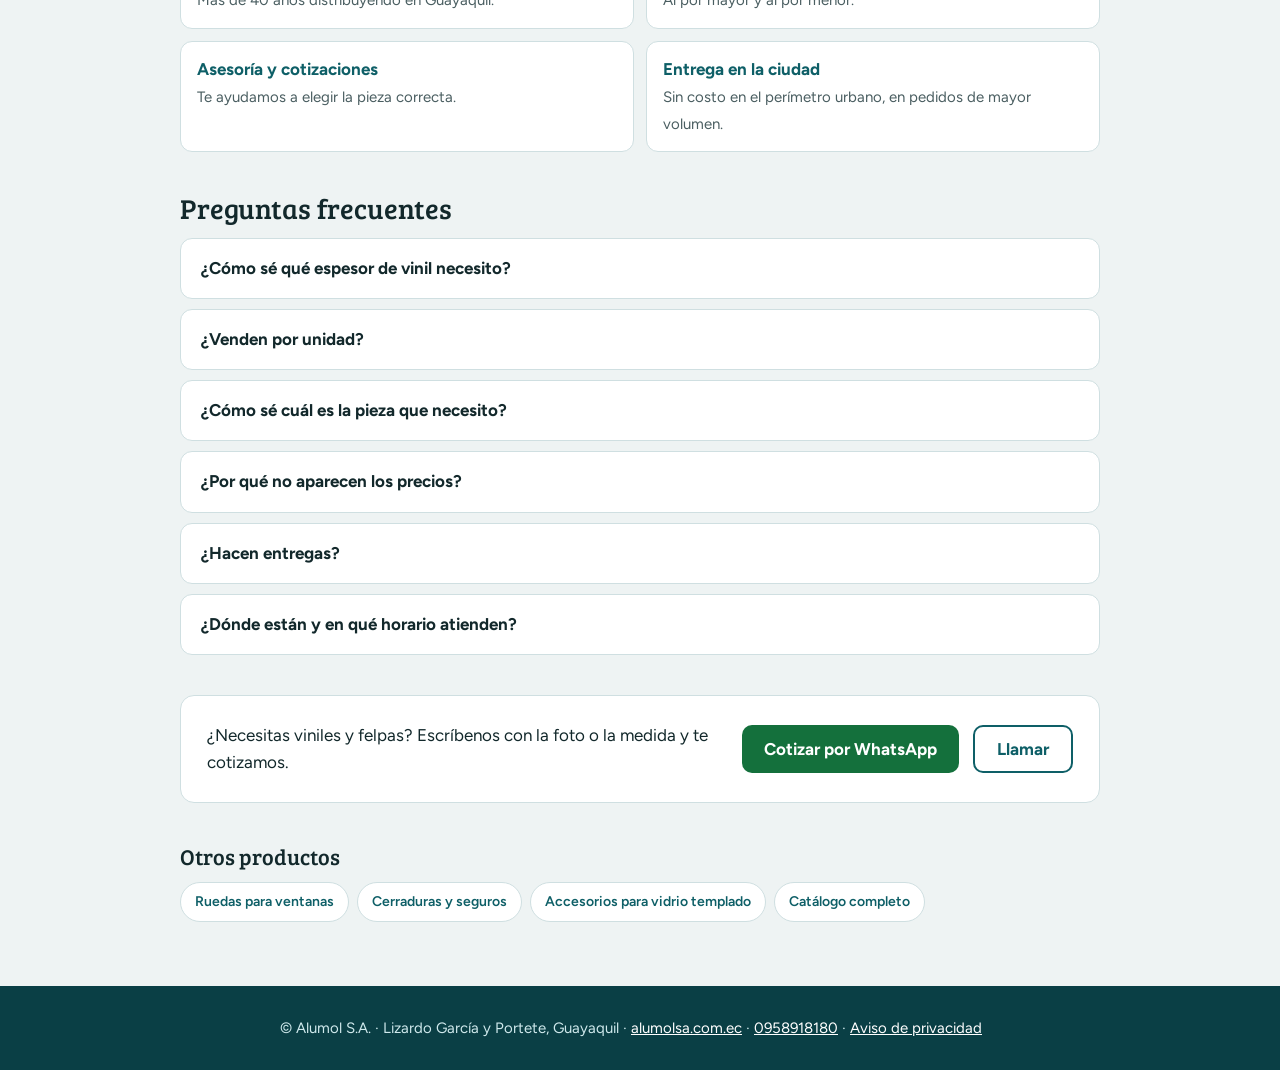
<file: viniles-y-felpas-guayaquil/index.html>
<!doctype html>
<html lang="es"><head><meta charset="utf-8"><meta name="viewport" content="width=device-width, initial-scale=1">
<title>Viniles y felpas para ventanas de aluminio en Guayaquil · Alumol S.A.</title>
<meta name="description" content="Viniles y felpas para ventanas corredizas y fijas de aluminio en Guayaquil: V.C., P.C., europeos, pata de cochino, chicote y cuchilla, en varios colores. Al por mayor y menor.">
<link rel="canonical" href="https://alumolsa.com.ec/viniles-y-felpas-guayaquil/">
<meta property="og:type" content="website"><meta property="og:site_name" content="Alumol S.A."><meta property="og:title" content="Viniles y felpas para ventanas de aluminio en Guayaquil"><meta property="og:description" content="Viniles y felpas para ventanas corredizas y fijas de aluminio en Guayaquil: V.C., P.C., europeos, pata de cochino, chicote y cuchilla, en varios colores. Al por mayor y menor.">
<meta property="og:url" content="https://alumolsa.com.ec/viniles-y-felpas-guayaquil/"><meta property="og:image" content="https://alumolsa.com.ec/compartir.jpg"><meta name="twitter:card" content="summary_large_image">
<link rel="icon" href="/favicon.ico" sizes="48x48">
<link rel="icon" type="image/png" sizes="96x96" href="/favicon-96.png">
<link rel="icon" type="image/png" sizes="192x192" href="/favicon-192.png">
<link rel="apple-touch-icon" href="/apple-touch-icon.png">
<link rel="preconnect" href="https://fonts.googleapis.com"><link rel="preconnect" href="https://fonts.gstatic.com" crossorigin>
<link href="https://fonts.googleapis.com/css2?family=Bree+Serif&family=Figtree:wght@400;600;700&display=swap" rel="stylesheet">
<link rel="stylesheet" href="../guias/guia.css">
<script type="application/ld+json">[{"@context": "https://schema.org", "@type": "FAQPage", "mainEntity": [{"@type": "Question", "name": "¿Cómo sé qué espesor de vinil necesito?", "acceptedAnswer": {"@type": "Answer", "text": "Depende del perfil y del grosor del vidrio. Tráenos un pedazo del vinil viejo o una foto del perfil, o dinos la serie y el vidrio, y te decimos cuál va."}}, {"@type": "Question", "name": "¿Venden por unidad?", "acceptedAnswer": {"@type": "Answer", "text": "Sí. Vendemos al por menor y al por mayor: desde una sola pieza para tu casa hasta pedidos grandes para talleres, negocios y constructoras."}}, {"@type": "Question", "name": "¿Cómo sé cuál es la pieza que necesito?", "acceptedAnswer": {"@type": "Answer", "text": "Lo más seguro es traer la pieza vieja al local o mandarnos una foto por WhatsApp. Te asesoramos para elegir la correcta."}}, {"@type": "Question", "name": "¿Por qué no aparecen los precios?", "acceptedAnswer": {"@type": "Answer", "text": "Los precios te los damos en la cotización, según lo que necesitas y la cantidad. Escríbenos por WhatsApp y te cotizamos."}}, {"@type": "Question", "name": "¿Hacen entregas?", "acceptedAnswer": {"@type": "Answer", "text": "Sí. Entrega sin costo dentro del perímetro urbano de Guayaquil, en pedidos de mayor volumen y según disponibilidad del camión. También puedes retirar en el local."}}, {"@type": "Question", "name": "¿Dónde están y en qué horario atienden?", "acceptedAnswer": {"@type": "Answer", "text": "En Lizardo García y Portete, Guayaquil. Lunes a viernes de 8:00 a 17:00; sábados y feriados de 8:00 a 14:00."}}]}, {"@context": "https://schema.org", "@type": "BreadcrumbList", "itemListElement": [{"@type": "ListItem", "position": 1, "name": "Alumol S.A.", "item": "https://alumolsa.com.ec/"}, {"@type": "ListItem", "position": 2, "name": "Viniles y felpas", "item": "https://alumolsa.com.ec/viniles-y-felpas-guayaquil/"}]}]</script>
<script src="/avisos.js" data-base="/" defer></script>
</head><body>
<header><div class="ancho"><a class="marca" href="../"><img src="../catalogo/logo-chico.png" alt=""><b>Alumol S.A.</b></a><a class="volver" href="../">← Página principal</a></div></header>
<div class="cabeza"><div class="ancho ancho-prod"><small>Alumol · Desde 1982</small><h1>Viniles y felpas para ventanas de aluminio en Guayaquil</h1><p>Al por mayor y menor, en Lizardo García y Portete. Te asesoramos y te cotizamos por WhatsApp.</p></div></div>
<main><div class="ancho ancho-prod">
<p>Los viniles sujetan el vidrio al perfil y las felpas sellan las hojas corredizas para que no entre polvo, agua ni ruido. Tenemos viniles V.C. y P.C. en varios espesores, viniles para ventanas fijas, para malla y felpas, en varios colores.</p>
<h2>Algunos de nuestros productos</h2>
<div class="prods"><a class="prod" href="../catalogo/?buscar=Vinil%20V.C.%203mm"><img src="../catalogo/fotos/vinil-v-c-3mm.webp" alt="Vinil V.C. 3mm" loading="lazy"><span>Vinil V.C. 3mm</span><small>Ver en el catálogo →</small></a><a class="prod" href="../catalogo/?buscar=Vinil%20V.C.%204mm"><img src="../catalogo/fotos/vinil-v-c-4mm.webp" alt="Vinil V.C. 4mm" loading="lazy"><span>Vinil V.C. 4mm</span><small>Ver en el catálogo →</small></a><a class="prod" href="../catalogo/?buscar=Vinil%20V.C.%206mm"><img src="../catalogo/fotos/vinil-v-c-6mm.webp" alt="Vinil V.C. 6mm" loading="lazy"><span>Vinil V.C. 6mm</span><small>Ver en el catálogo →</small></a><a class="prod" href="../catalogo/?buscar=Vinil%20P.C.%204mm"><img src="../catalogo/fotos/vinil-p-c-4mm.webp" alt="Vinil P.C. 4mm" loading="lazy"><span>Vinil P.C. 4mm</span><small>Ver en el catálogo →</small></a><a class="prod" href="../catalogo/?buscar=Vinil%20P.C.%206mm"><img src="../catalogo/fotos/vinil-p-c-6mm.webp" alt="Vinil P.C. 6mm" loading="lazy"><span>Vinil P.C. 6mm</span><small>Ver en el catálogo →</small></a><a class="prod" href="../catalogo/?buscar=Viniles%20V.F.%20%28pata%20de%20cochino%29"><img src="../catalogo/fotos/viniles-v-f-pata-de-cochino.webp" alt="Viniles V.F. (pata de cochino)" loading="lazy"><span>Viniles V.F. (pata de cochino)</span><small>Ver en el catálogo →</small></a><a class="prod" href="../catalogo/?buscar=Vinil%20chicote"><img src="../catalogo/fotos/vinil-chicote.webp" alt="Vinil chicote" loading="lazy"><span>Vinil chicote</span><small>Ver en el catálogo →</small></a><a class="prod" href="../catalogo/?buscar=Vinil%20cuchilla"><img src="../catalogo/fotos/vinil-cuchilla.webp" alt="Vinil cuchilla" loading="lazy"><span>Vinil cuchilla</span><small>Ver en el catálogo →</small></a><a class="prod" href="../catalogo/?buscar=Vinil%20grueso%20para%20malla%20corrediza"><img src="../catalogo/fotos/vinil-grueso-para-malla-corrediza.webp" alt="Vinil grueso para malla corrediza" loading="lazy"><span>Vinil grueso para malla corrediza</span><small>Ver en el catálogo →</small></a><a class="prod" href="../catalogo/?buscar=Felpa%20V.C."><img src="../catalogo/fotos/felpa-v-c.webp" alt="Felpa V.C." loading="lazy"><span>Felpa V.C.</span><small>Ver en el catálogo →</small></a><a class="prod" href="../catalogo/?buscar=Felpa%20P.C.%20europea"><img src="../catalogo/fotos/felpa-p-c-europea.webp" alt="Felpa P.C. europea" loading="lazy"><span>Felpa P.C. europea</span><small>Ver en el catálogo →</small></a></div>

<p><a class="btn btn-cat" href="../catalogo/#viniles-y-felpas">Ver toda la sección «Viniles y felpas» en el catálogo</a></p>
<div class="consejo"><b>Te puede servir:</b> <a href="../guias/medir-ventana/" style="color:var(--profundo);font-weight:700">Cómo tomar medidas de una ventana corrediza</a></div>
<h2>Por qué comprar en Alumol</h2>
<ul class="ventajas"><li><b>Desde 1982</b><span>Más de 40 años distribuyendo en Guayaquil.</span></li><li><b>Mejores precios</b><span>Al por mayor y al por menor.</span></li><li><b>Asesoría y cotizaciones</b><span>Te ayudamos a elegir la pieza correcta.</span></li><li><b>Entrega en la ciudad</b><span>Sin costo en el perímetro urbano, en pedidos de mayor volumen.</span></li></ul>
<h2>Preguntas frecuentes</h2>
<div class="faq"><details><summary>¿Cómo sé qué espesor de vinil necesito?</summary><p>Depende del perfil y del grosor del vidrio. Tráenos un pedazo del vinil viejo o una foto del perfil, o dinos la serie y el vidrio, y te decimos cuál va.</p></details><details><summary>¿Venden por unidad?</summary><p>Sí. Vendemos al por menor y al por mayor: desde una sola pieza para tu casa hasta pedidos grandes para talleres, negocios y constructoras.</p></details><details><summary>¿Cómo sé cuál es la pieza que necesito?</summary><p>Lo más seguro es traer la pieza vieja al local o mandarnos una foto por WhatsApp. Te asesoramos para elegir la correcta.</p></details><details><summary>¿Por qué no aparecen los precios?</summary><p>Los precios te los damos en la cotización, según lo que necesitas y la cantidad. Escríbenos por WhatsApp y te cotizamos.</p></details><details><summary>¿Hacen entregas?</summary><p>Sí. Entrega sin costo dentro del perímetro urbano de Guayaquil, en pedidos de mayor volumen y según disponibilidad del camión. También puedes retirar en el local.</p></details><details><summary>¿Dónde están y en qué horario atienden?</summary><p>En Lizardo García y Portete, Guayaquil. Lunes a viernes de 8:00 a 17:00; sábados y feriados de 8:00 a 14:00.</p></details></div>
<div class="cta"><p>¿Necesitas viniles y felpas? Escríbenos con la foto o la medida y te cotizamos.</p>
<a class="btn btn-wa" href="https://wa.me/593958918180?text=Hola%20Alumol%2C%20necesito%20viniles/felpas%3A%20" target="_blank" rel="noopener">Cotizar por WhatsApp</a><a class="btn btn-wa" href="tel:+593958918180" style="background:#fff;color:var(--profundo);border:2px solid var(--profundo)">Llamar</a></div>
<h2 style="font-size:22px">Otros productos</h2>
<div class="otras"><a href="../ruedas-para-ventanas-guayaquil/">Ruedas para ventanas</a><a href="../cerraduras-y-seguros-guayaquil/">Cerraduras y seguros</a><a href="../accesorios-vidrio-templado-guayaquil/">Accesorios para vidrio templado</a><a href="../catalogo/">Catálogo completo</a></div>
</div></main>
<footer><div class="ancho">© Alumol S.A. · Lizardo García y Portete, Guayaquil · <a href="../">alumolsa.com.ec</a> · <a href="tel:+593958918180">0958918180</a> · <a href="/privacidad/">Aviso de privacidad</a></div></footer>
<!-- Cloudflare Web Analytics --><script type='module' src='https://static.cloudflareinsights.com/beacon.min.js' data-cf-beacon='{"token": "2e8149496311406bac168cc553674cb3"}'></script><!-- End Cloudflare Web Analytics -->
</body></html>
</file>
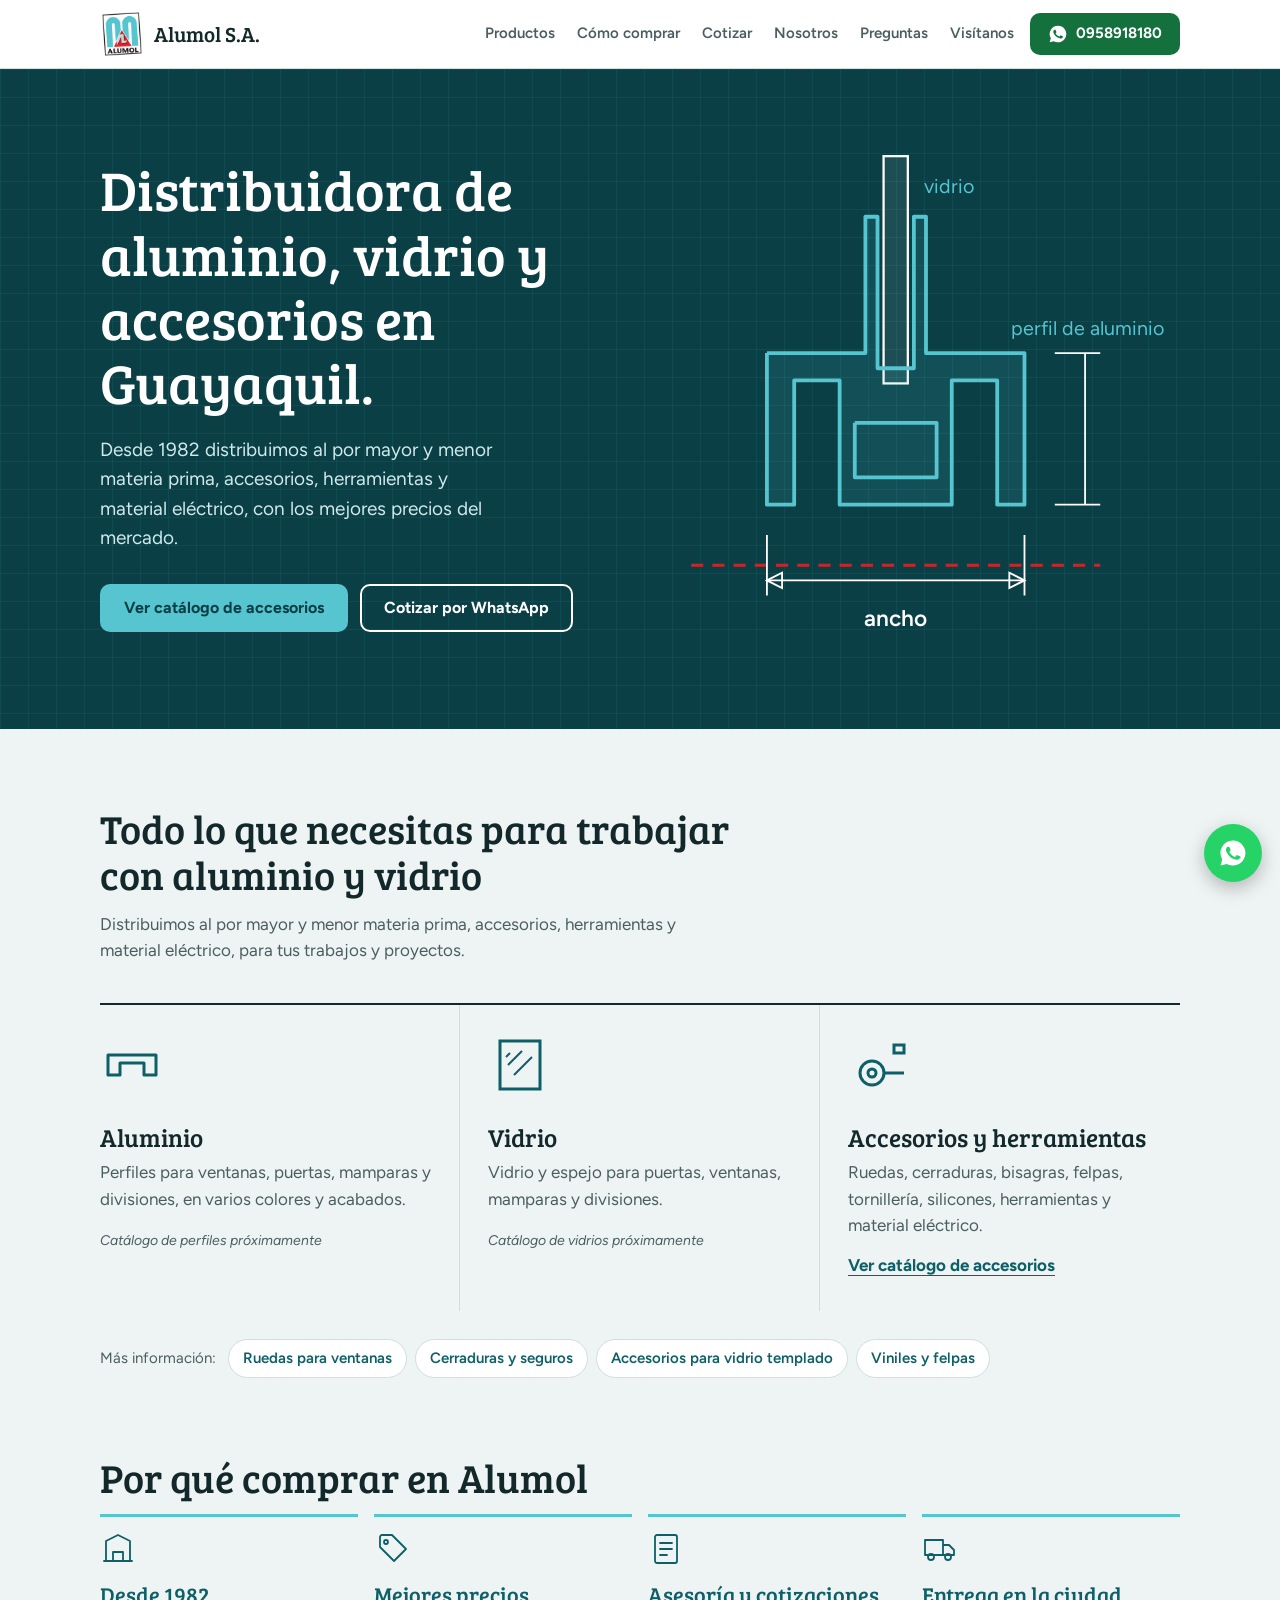
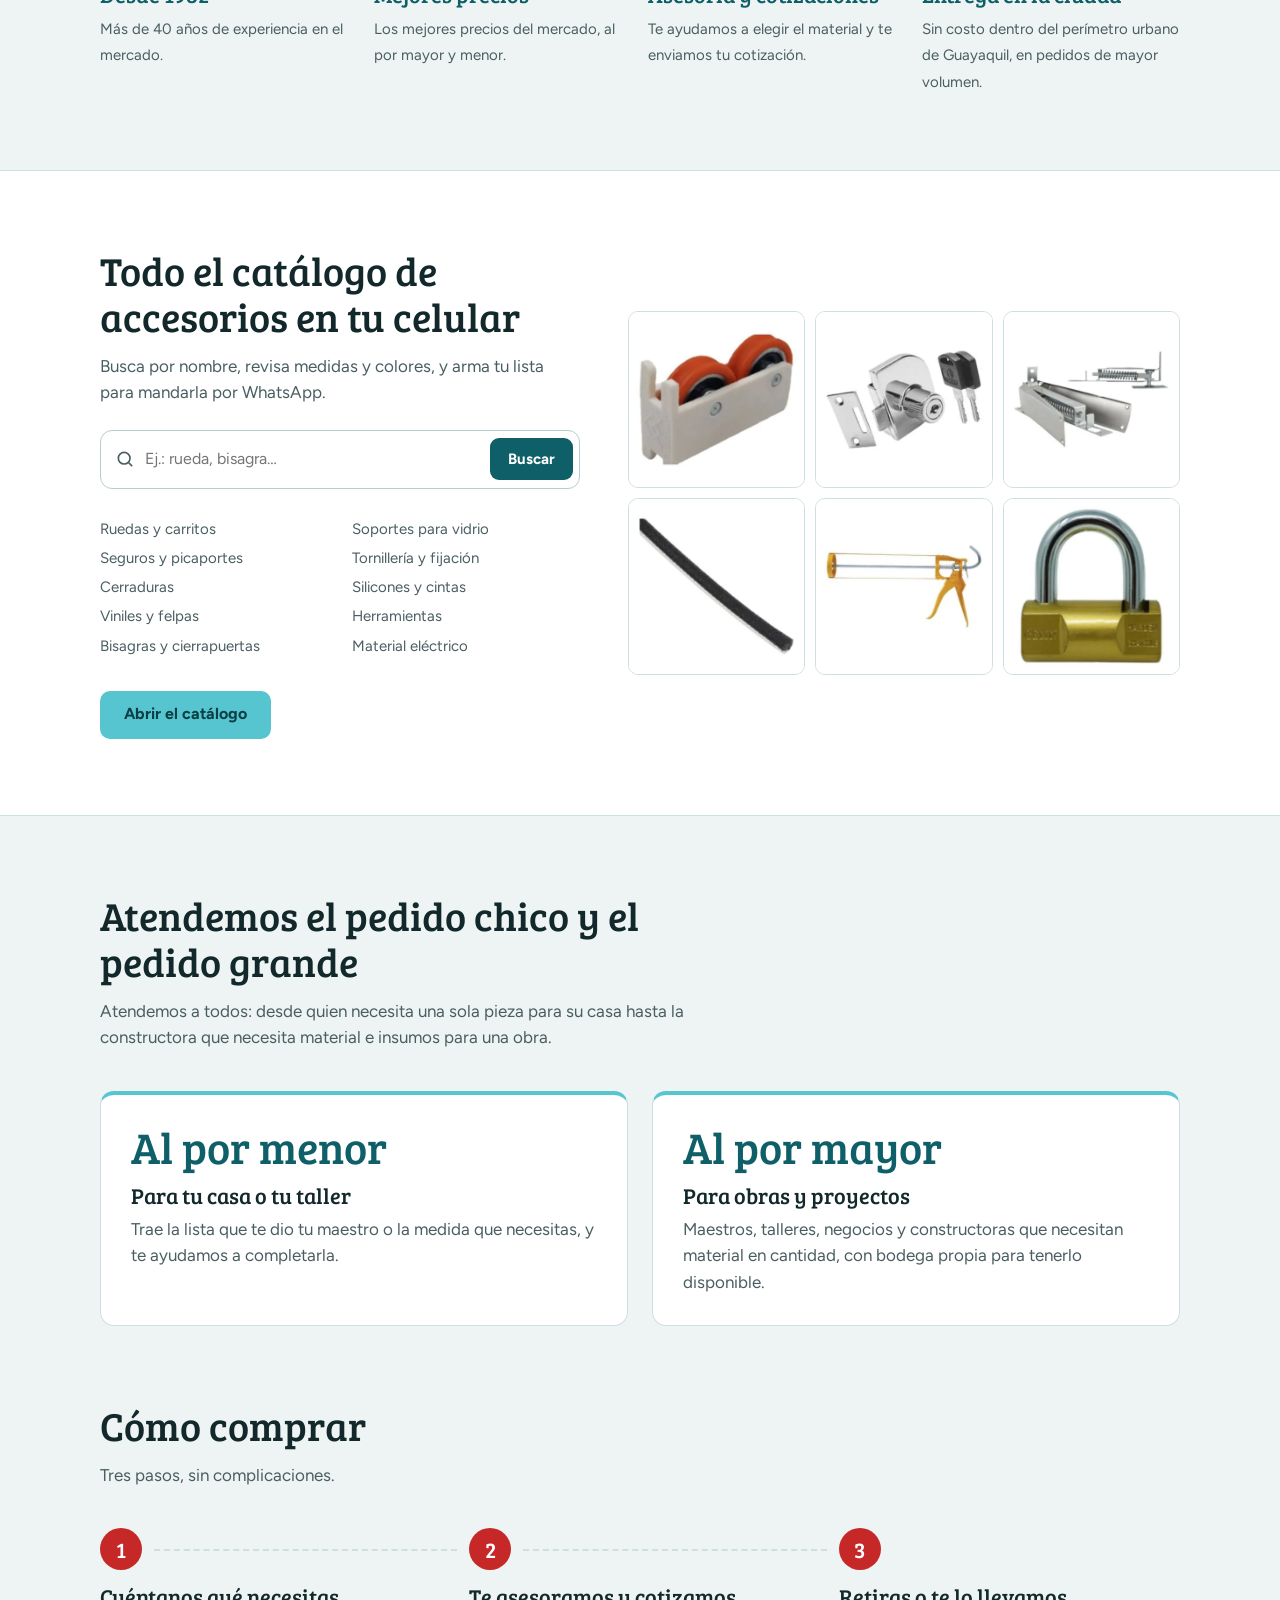
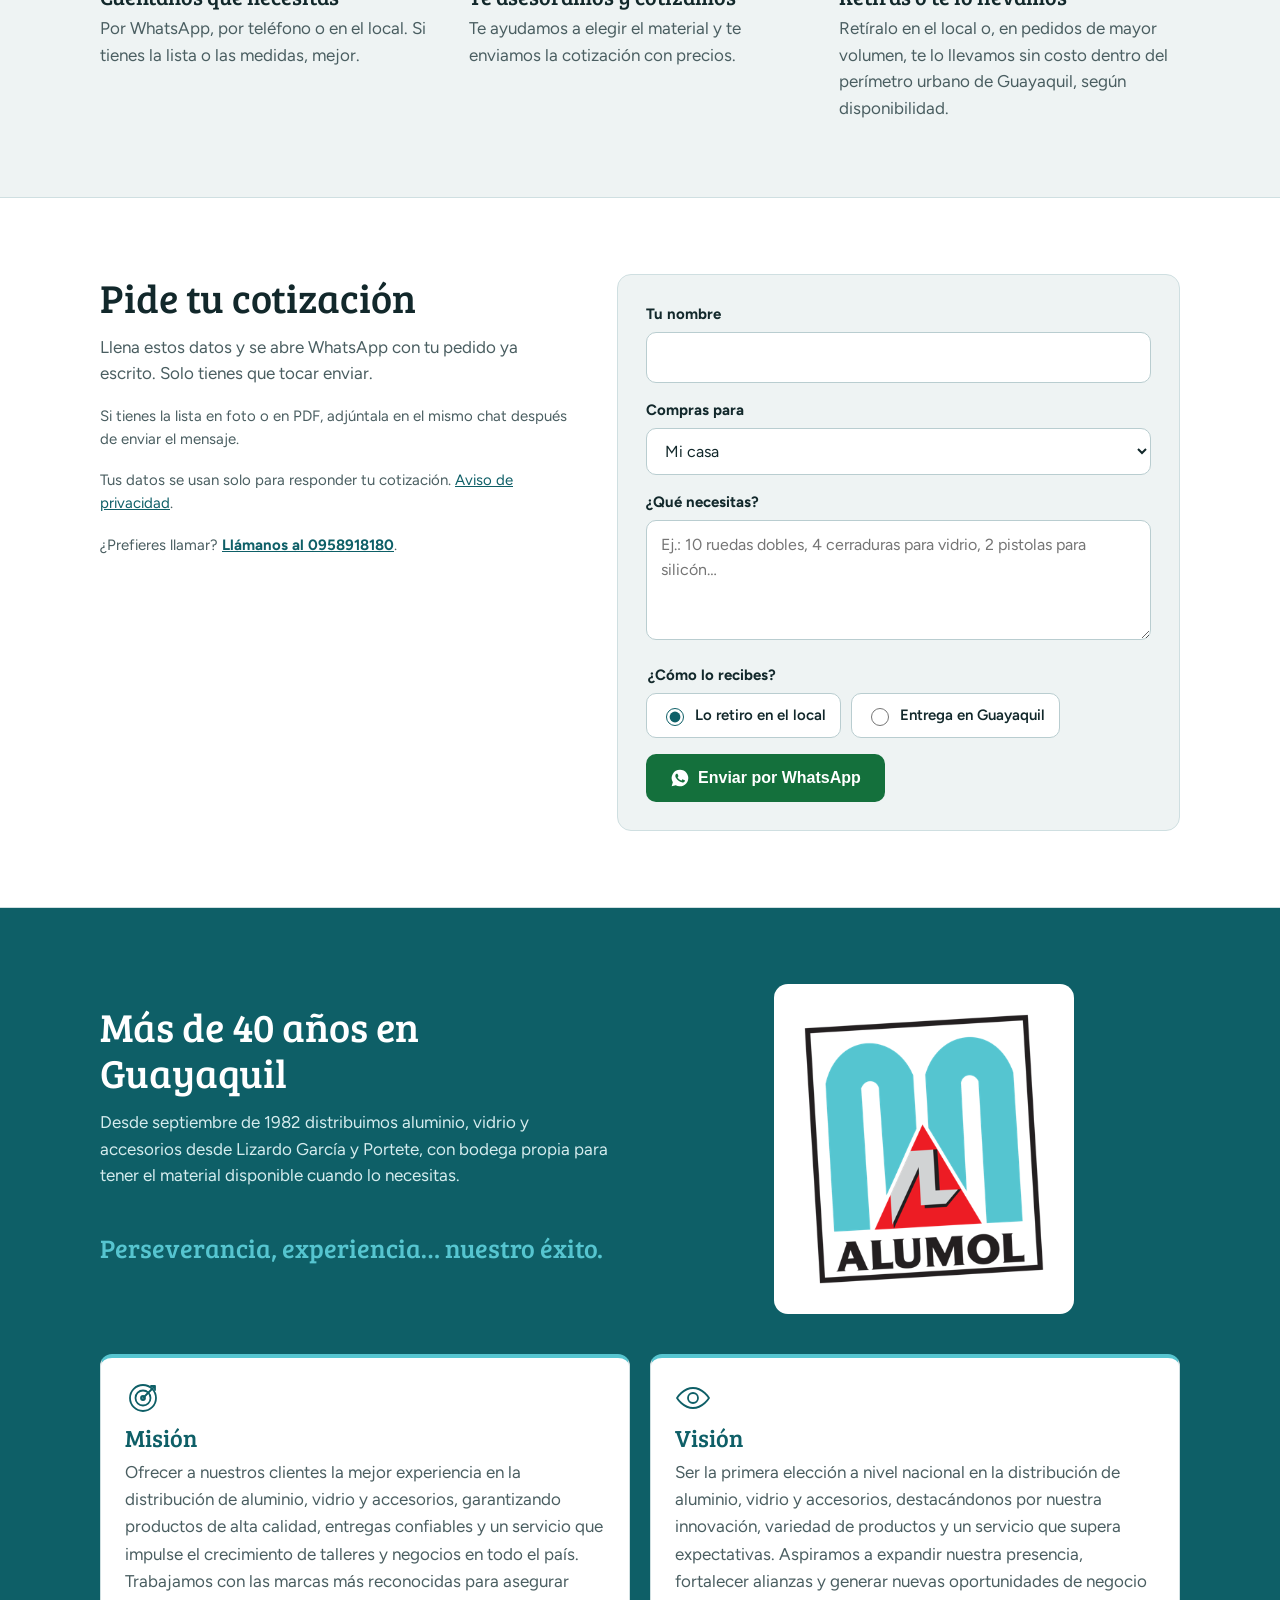
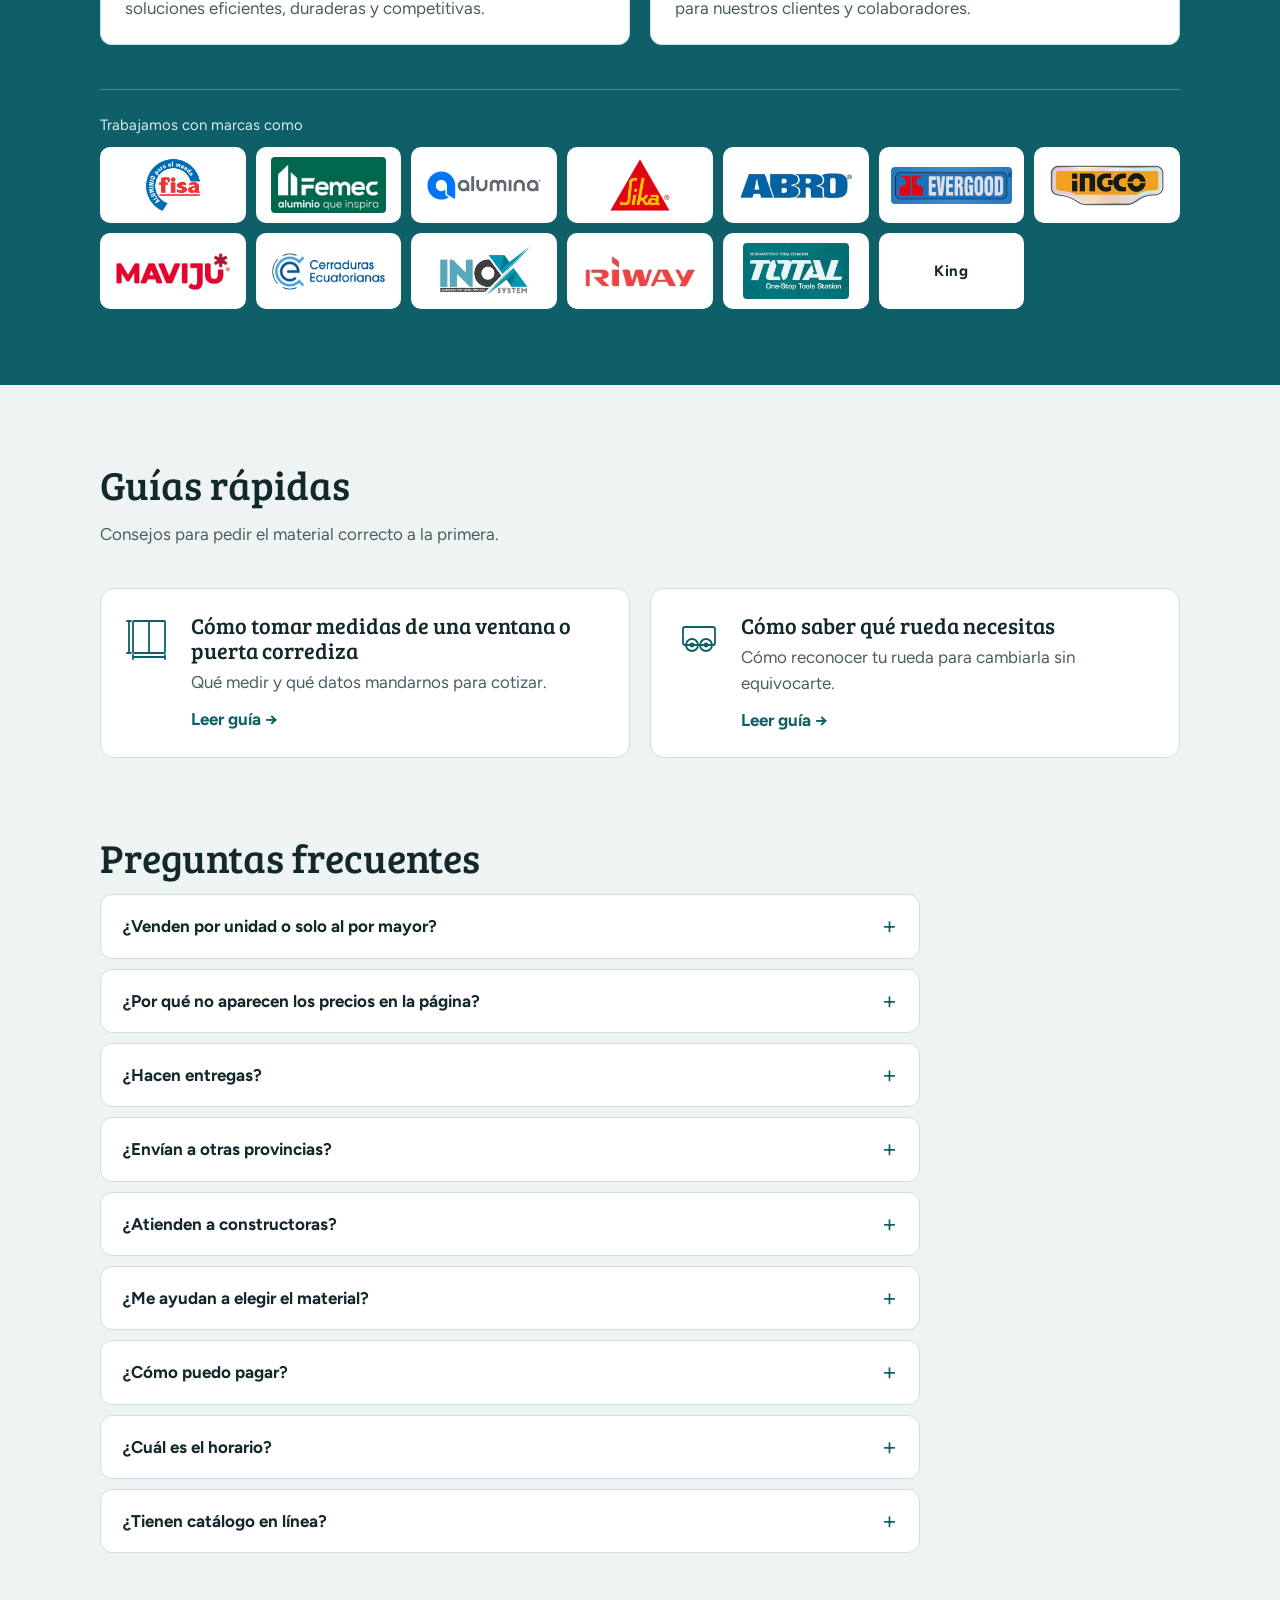
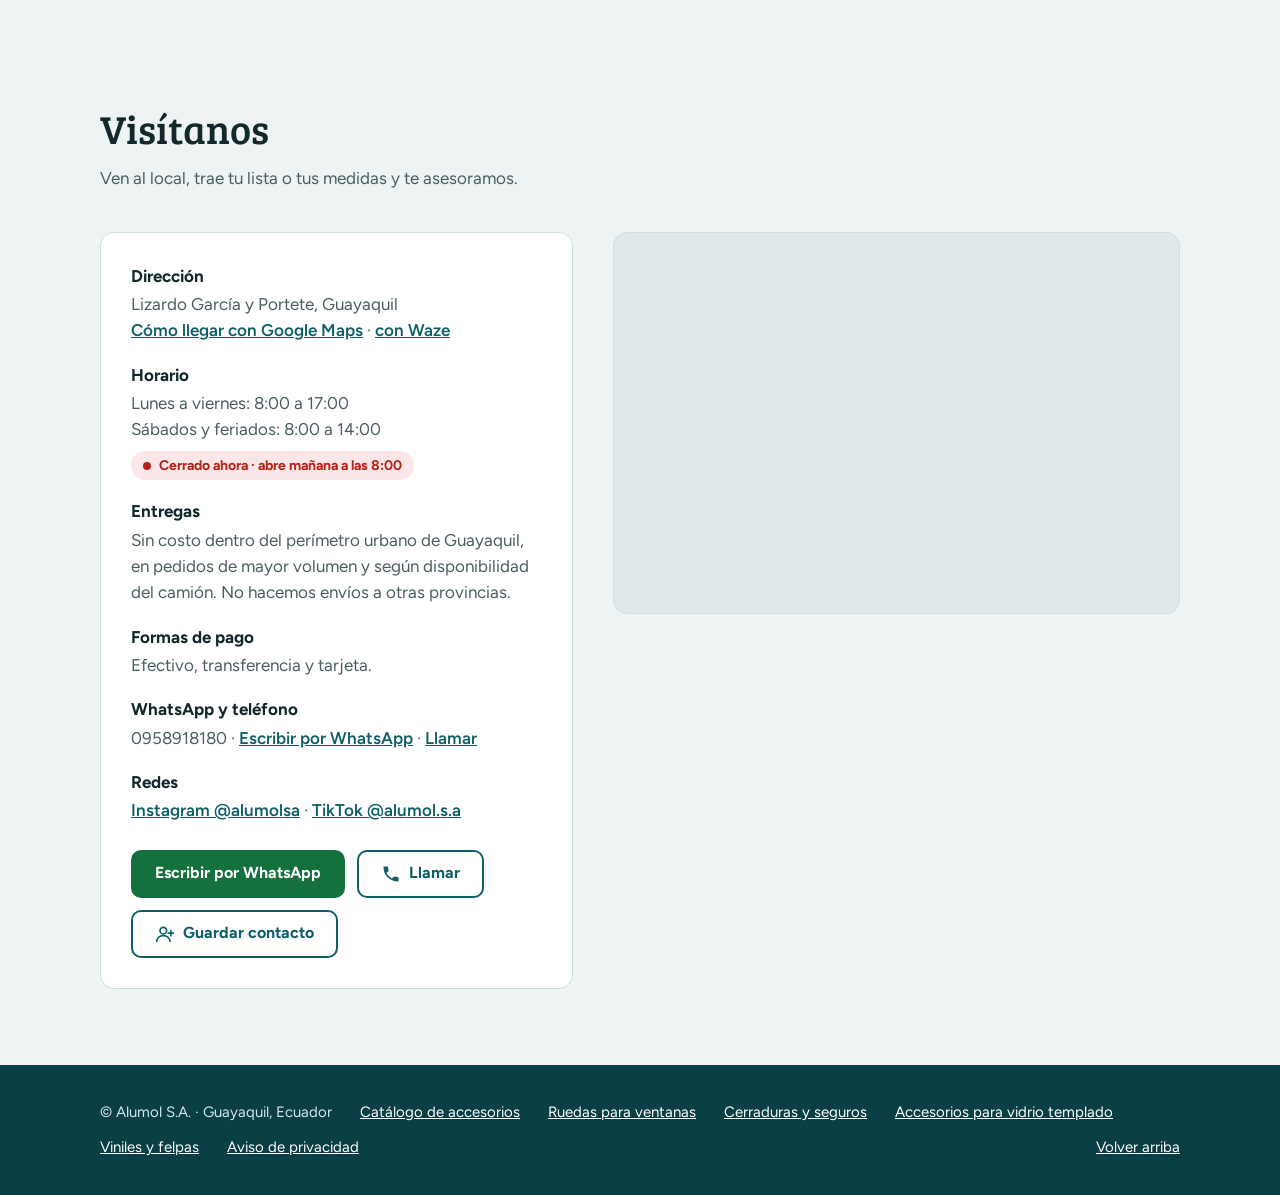
<file: web/index.html>
<!doctype html>
<html lang="es"><head><meta charset="utf-8"><meta name="viewport" content="width=device-width, initial-scale=1">
<title>Alumol S.A.</title><meta http-equiv="refresh" content="0; url=../"><link rel="canonical" href="https://alumolsa.com.ec/">
<script>location.replace("../" + location.hash);</script>
<style>body{font-family:sans-serif;padding:24px}</style></head>
<body><p>La página de Alumol se mudó. <a href="../">Ir a alumolsa.com.ec</a></p></body></html>
</file>
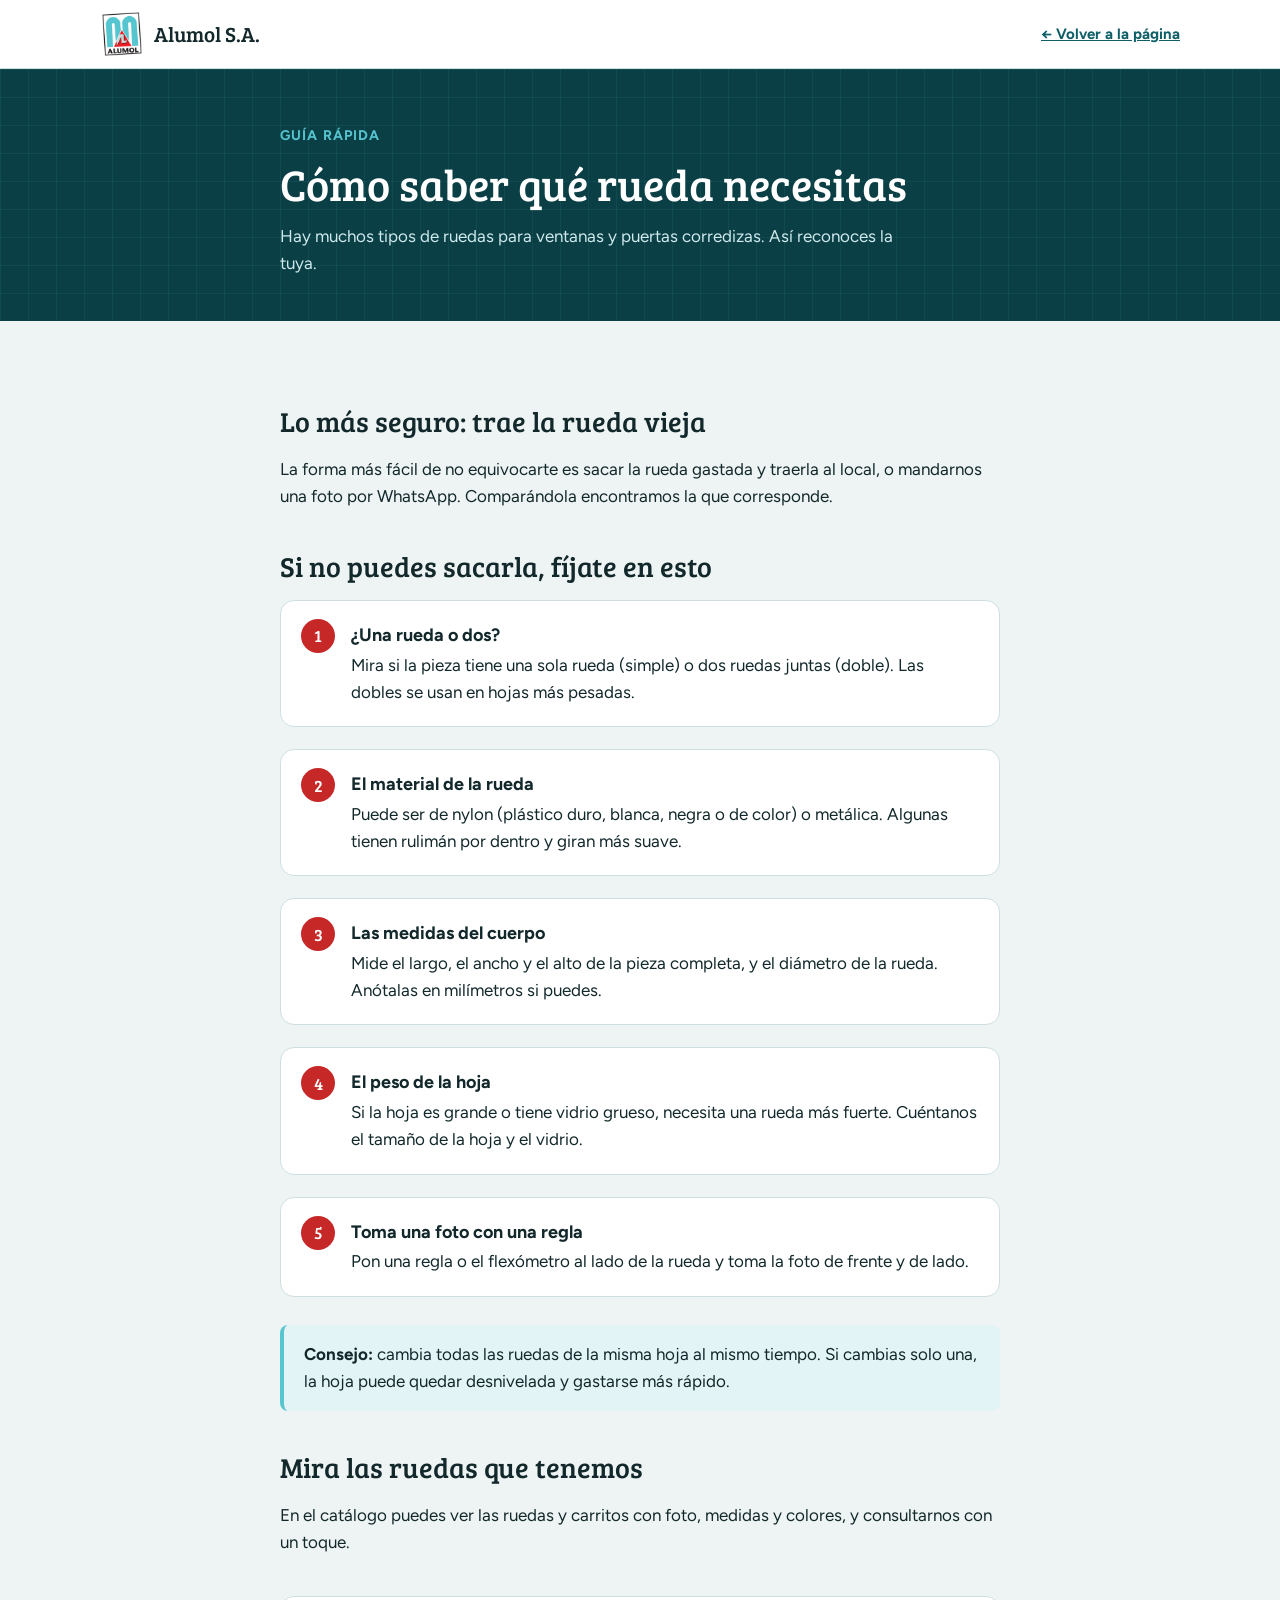
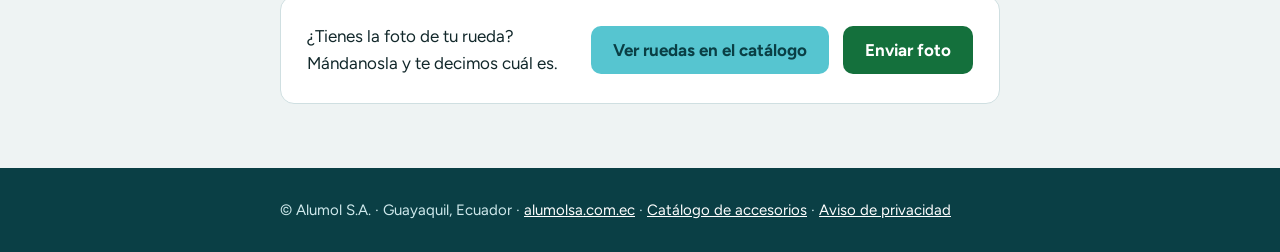
<file: guias/elegir-rueda/index.html>
<!doctype html>
<html lang="es"><head><meta charset="utf-8"><meta name="viewport" content="width=device-width, initial-scale=1">
<title>Cómo saber qué rueda necesitas · Alumol S.A.</title>
<meta name="description" content="Guía de Alumol: cómo reconocer la rueda de tu ventana o puerta corrediza para cambiarla sin equivocarte.">
<link rel="canonical" href="https://alumolsa.com.ec/guias/elegir-rueda/">
<meta property="og:type" content="article"><meta property="og:title" content="Cómo saber qué rueda necesitas"><meta property="og:description" content="Guía de Alumol: cómo reconocer la rueda de tu ventana o puerta corrediza para cambiarla sin equivocarte.">
<meta property="og:url" content="https://alumolsa.com.ec/guias/elegir-rueda/"><meta property="og:image" content="https://alumolsa.com.ec/compartir.jpg">
<link rel="icon" href="/favicon.ico" sizes="48x48">
<link rel="icon" type="image/png" sizes="96x96" href="/favicon-96.png">
<link rel="icon" type="image/png" sizes="192x192" href="/favicon-192.png">
<link rel="apple-touch-icon" href="/apple-touch-icon.png">
<link rel="preconnect" href="https://fonts.googleapis.com"><link rel="preconnect" href="https://fonts.gstatic.com" crossorigin>
<link href="https://fonts.googleapis.com/css2?family=Bree+Serif&family=Figtree:wght@400;600;700&display=swap" rel="stylesheet">
<link rel="stylesheet" href="../guia.css">
<script src="/avisos.js" data-base="/" defer></script>
</head><body>
<header><div class="ancho"><a class="marca" href="../../"><img src="../../catalogo/logo-chico.png" alt=""><b>Alumol S.A.</b></a><a class="volver" href="../../#guias">← Volver a la página</a></div></header>
<div class="cabeza"><div class="ancho"><small>Guía rápida</small><h1>Cómo saber qué rueda necesitas</h1><p>Hay muchos tipos de ruedas para ventanas y puertas corredizas. Así reconoces la tuya.</p></div></div>
<main><div class="ancho">
<h2>Lo más seguro: trae la rueda vieja</h2>
<p>La forma más fácil de no equivocarte es sacar la rueda gastada y traerla al local, o mandarnos una foto por WhatsApp. Comparándola encontramos la que corresponde.</p>

<h2>Si no puedes sacarla, fíjate en esto</h2>
<ol class="pasos">
<li><b>¿Una rueda o dos?</b>Mira si la pieza tiene una sola rueda (simple) o dos ruedas juntas (doble). Las dobles se usan en hojas más pesadas.</li>
<li><b>El material de la rueda</b>Puede ser de nylon (plástico duro, blanca, negra o de color) o metálica. Algunas tienen rulimán por dentro y giran más suave.</li>
<li><b>Las medidas del cuerpo</b>Mide el largo, el ancho y el alto de la pieza completa, y el diámetro de la rueda. Anótalas en milímetros si puedes.</li>
<li><b>El peso de la hoja</b>Si la hoja es grande o tiene vidrio grueso, necesita una rueda más fuerte. Cuéntanos el tamaño de la hoja y el vidrio.</li>
<li><b>Toma una foto con una regla</b>Pon una regla o el flexómetro al lado de la rueda y toma la foto de frente y de lado.</li>
</ol>

<div class="consejo"><b>Consejo:</b> cambia todas las ruedas de la misma hoja al mismo tiempo. Si cambias solo una, la hoja puede quedar desnivelada y gastarse más rápido.</div>

<h2>Mira las ruedas que tenemos</h2>
<p>En el catálogo puedes ver las ruedas y carritos con foto, medidas y colores, y consultarnos con un toque.</p>

<div class="cta"><p>¿Tienes la foto de tu rueda? Mándanosla y te decimos cuál es.</p>
<a class="btn btn-cat" href="../../catalogo/#ruedas-y-carritos">Ver ruedas en el catálogo</a>
<a class="btn btn-wa" href="https://wa.me/593958918180?text=Hola%20Alumol%2C%20necesito%20saber%20qu%C3%A9%20rueda%20es%20esta%3A%20" target="_blank" rel="noopener">Enviar foto</a></div>
</div></main>
<footer><div class="ancho">© Alumol S.A. · Guayaquil, Ecuador · <a href="../../">alumolsa.com.ec</a> · <a href="../../catalogo/">Catálogo de accesorios</a> · <a href="/privacidad/">Aviso de privacidad</a></div></footer>
<!-- Cloudflare Web Analytics --><script type='module' src='https://static.cloudflareinsights.com/beacon.min.js' data-cf-beacon='{"token": "2e8149496311406bac168cc553674cb3"}'></script><!-- End Cloudflare Web Analytics -->
</body></html>
</file>
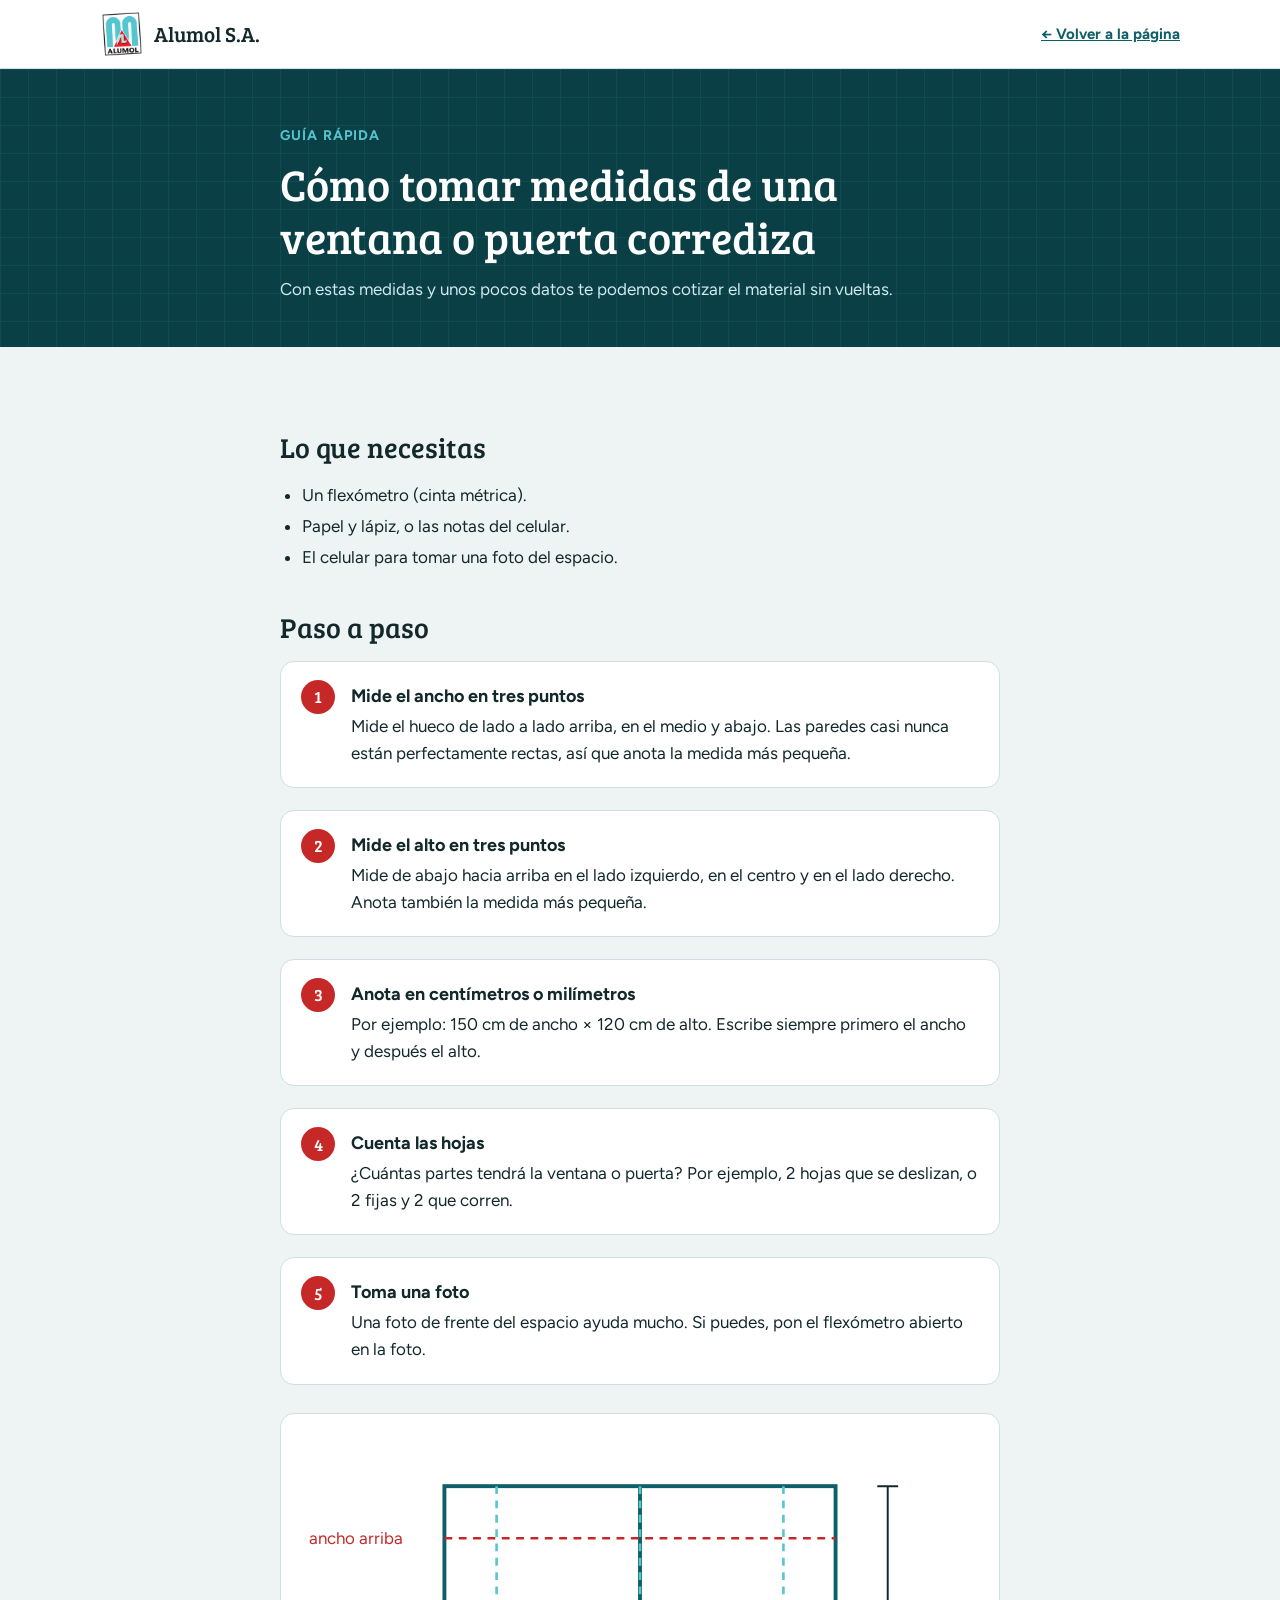
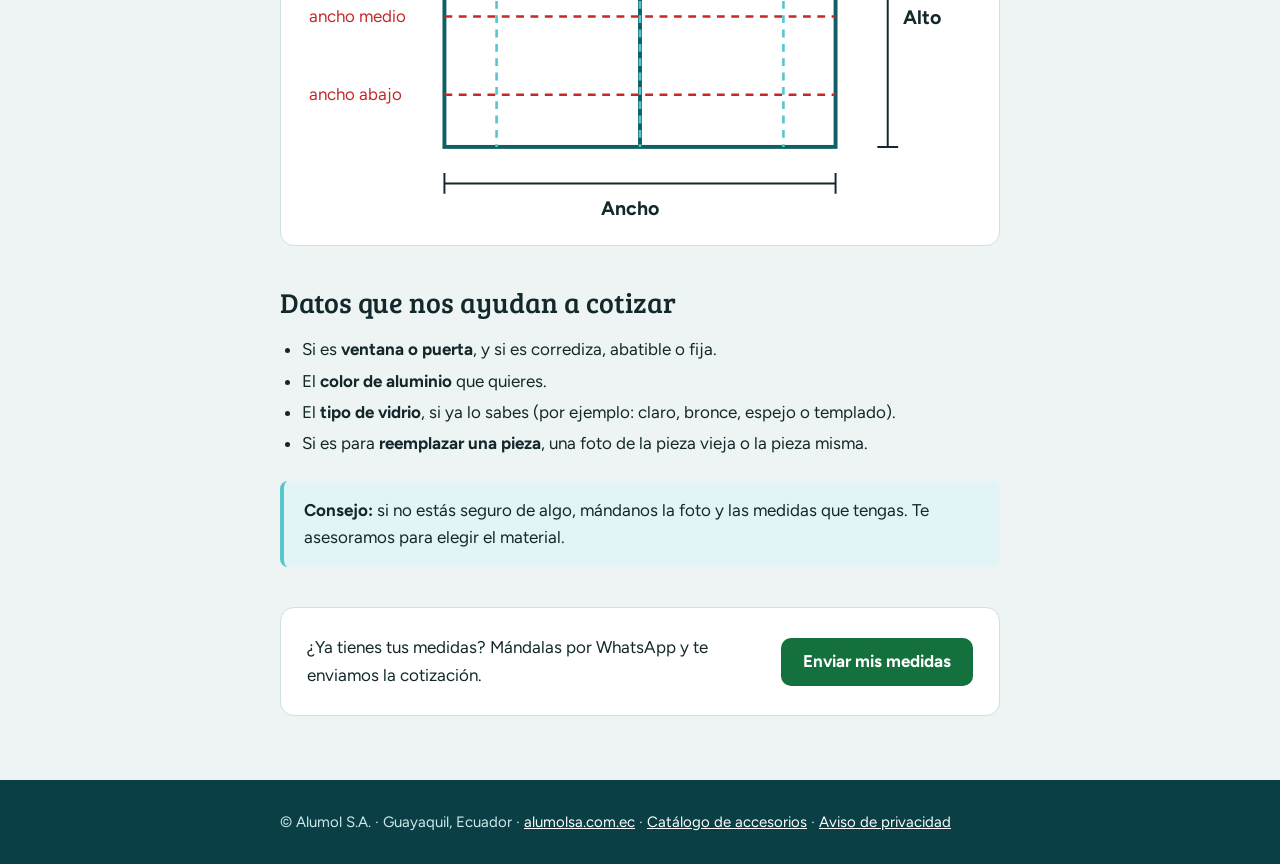
<file: guias/medir-ventana/index.html>
<!doctype html>
<html lang="es"><head><meta charset="utf-8"><meta name="viewport" content="width=device-width, initial-scale=1">
<title>Cómo tomar medidas de una ventana o puerta corrediza · Alumol S.A.</title>
<meta name="description" content="Guía de Alumol: qué medir en una ventana o puerta corrediza y qué datos enviar para pedir tu cotización de aluminio, vidrio y accesorios.">
<link rel="canonical" href="https://alumolsa.com.ec/guias/medir-ventana/">
<meta property="og:type" content="article"><meta property="og:title" content="Cómo tomar medidas de una ventana o puerta corrediza"><meta property="og:description" content="Guía de Alumol: qué medir en una ventana o puerta corrediza y qué datos enviar para pedir tu cotización de aluminio, vidrio y accesorios.">
<meta property="og:url" content="https://alumolsa.com.ec/guias/medir-ventana/"><meta property="og:image" content="https://alumolsa.com.ec/compartir.jpg">
<link rel="icon" href="/favicon.ico" sizes="48x48">
<link rel="icon" type="image/png" sizes="96x96" href="/favicon-96.png">
<link rel="icon" type="image/png" sizes="192x192" href="/favicon-192.png">
<link rel="apple-touch-icon" href="/apple-touch-icon.png">
<link rel="preconnect" href="https://fonts.googleapis.com"><link rel="preconnect" href="https://fonts.gstatic.com" crossorigin>
<link href="https://fonts.googleapis.com/css2?family=Bree+Serif&family=Figtree:wght@400;600;700&display=swap" rel="stylesheet">
<link rel="stylesheet" href="../guia.css">
<script src="/avisos.js" data-base="/" defer></script>
</head><body>
<header><div class="ancho"><a class="marca" href="../../"><img src="../../catalogo/logo-chico.png" alt=""><b>Alumol S.A.</b></a><a class="volver" href="../../#guias">← Volver a la página</a></div></header>
<div class="cabeza"><div class="ancho"><small>Guía rápida</small><h1>Cómo tomar medidas de una ventana o puerta corrediza</h1><p>Con estas medidas y unos pocos datos te podemos cotizar el material sin vueltas.</p></div></div>
<main><div class="ancho">
<h2>Lo que necesitas</h2>
<ul><li>Un flexómetro (cinta métrica).</li><li>Papel y lápiz, o las notas del celular.</li><li>El celular para tomar una foto del espacio.</li></ul>

<h2>Paso a paso</h2>
<ol class="pasos">
<li><b>Mide el ancho en tres puntos</b>Mide el hueco de lado a lado arriba, en el medio y abajo. Las paredes casi nunca están perfectamente rectas, así que anota la medida más pequeña.</li>
<li><b>Mide el alto en tres puntos</b>Mide de abajo hacia arriba en el lado izquierdo, en el centro y en el lado derecho. Anota también la medida más pequeña.</li>
<li><b>Anota en centímetros o milímetros</b>Por ejemplo: 150 cm de ancho × 120 cm de alto. Escribe siempre primero el ancho y después el alto.</li>
<li><b>Cuenta las hojas</b>¿Cuántas partes tendrá la ventana o puerta? Por ejemplo, 2 hojas que se deslizan, o 2 fijas y 2 que corren.</li>
<li><b>Toma una foto</b>Una foto de frente del espacio ayuda mucho. Si puedes, pon el flexómetro abierto en la foto.</li>
</ol>

<div class="dibujo" aria-hidden="true">
<svg viewBox="0 0 520 300"><g fill="none" stroke="#0E5F67" stroke-width="3"><rect x="110" y="40" width="300" height="200"/><path d="M260 40v200"/></g>
<g stroke="#C62828" stroke-width="2" stroke-dasharray="6 5"><path d="M110 80h300M110 140h300M110 200h300"/></g>
<g stroke="#56C5D0" stroke-width="2" stroke-dasharray="6 5"><path d="M150 40v200M260 40v200M370 40v200"/></g>
<g stroke="#12282B" stroke-width="1.5" fill="none"><path d="M110 268h300M110 260v16M410 260v16"/><path d="M450 40v200M442 40h16M442 240h16"/></g>
<g font-family="Figtree,sans-serif" font-size="15" fill="#12282B" font-weight="700"><text x="230" y="292">Ancho</text><text x="462" y="146">Alto</text></g>
<g font-family="Figtree,sans-serif" font-size="13" fill="#C62828"><text x="6" y="84">ancho arriba</text><text x="6" y="144">ancho medio</text><text x="6" y="204">ancho abajo</text></g></svg>
</div>

<h2>Datos que nos ayudan a cotizar</h2>
<ul><li>Si es <b>ventana o puerta</b>, y si es corrediza, abatible o fija.</li><li>El <b>color de aluminio</b> que quieres.</li><li>El <b>tipo de vidrio</b>, si ya lo sabes (por ejemplo: claro, bronce, espejo o templado).</li><li>Si es para <b>reemplazar una pieza</b>, una foto de la pieza vieja o la pieza misma.</li></ul>

<div class="consejo"><b>Consejo:</b> si no estás seguro de algo, mándanos la foto y las medidas que tengas. Te asesoramos para elegir el material.</div>

<div class="cta"><p>¿Ya tienes tus medidas? Mándalas por WhatsApp y te enviamos la cotización.</p>
<a class="btn btn-wa" href="https://wa.me/593958918180?text=Hola%20Alumol%2C%20tengo%20estas%20medidas%20para%20cotizar%3A%20" target="_blank" rel="noopener">Enviar mis medidas</a></div>
</div></main>
<footer><div class="ancho">© Alumol S.A. · Guayaquil, Ecuador · <a href="../../">alumolsa.com.ec</a> · <a href="../../catalogo/">Catálogo de accesorios</a> · <a href="/privacidad/">Aviso de privacidad</a></div></footer>
<!-- Cloudflare Web Analytics --><script type='module' src='https://static.cloudflareinsights.com/beacon.min.js' data-cf-beacon='{"token": "2e8149496311406bac168cc553674cb3"}'></script><!-- End Cloudflare Web Analytics -->
</body></html>
</file>
<file: guias/guia.css>
:root{--acento:#56C5D0;--profundo:#0E5F67;--noche:#0A3F45;--rojo:#C62828;--tinta:#12282B;--suave:#4A5E61;--aluminio:#EEF3F3;--linea:#CFDFE1;--whatsapp:#14703C}
*{box-sizing:border-box}
body{margin:0;font-family:Figtree,"Segoe UI",sans-serif;font-size:17px;line-height:1.6;color:var(--tinta);background:var(--aluminio)}
h1,h2,h3{font-family:"Bree Serif",Georgia,serif;font-weight:400;line-height:1.2;margin:0}
.ancho{max-width:760px;margin:0 auto;padding:0 20px}
header{background:#fff;border-bottom:1px solid var(--linea)}
header .ancho{max-width:1120px;display:flex;align-items:center;gap:12px;min-height:68px}
.marca{display:flex;align-items:center;gap:10px;text-decoration:none;color:var(--tinta)}
.marca img{width:44px;height:44px;object-fit:contain}.marca b{font-family:"Bree Serif",Georgia,serif;font-weight:400;font-size:21px}
.volver{margin-left:auto;color:var(--profundo);font-weight:700;font-size:15px}
.cabeza{background:var(--noche);color:#fff;padding:52px 0 44px;
  background-image:linear-gradient(rgba(86,197,208,.09) 1px,transparent 1px),linear-gradient(90deg,rgba(86,197,208,.09) 1px,transparent 1px);background-size:28px 28px}
.cabeza small{color:var(--acento);font-weight:700;letter-spacing:.08em;text-transform:uppercase;font-size:14px}
.cabeza h1{font-size:clamp(30px,4.6vw,44px);margin:10px 0 12px}.cabeza p{color:#CFE9EC;margin:0;max-width:56ch}
main{padding:44px 0 64px}
main h2{font-size:28px;margin:40px 0 12px}
main ol.pasos{list-style:none;counter-reset:p;padding:0;margin:0;display:grid;gap:14px}
main ol.pasos li{counter-increment:p;background:#fff;border:1px solid var(--linea);border-radius:14px;padding:20px 22px 20px 70px;position:relative}
main ol.pasos li::before{content:counter(p);position:absolute;left:20px;top:18px;width:34px;height:34px;border-radius:50%;background:var(--rojo);color:#fff;display:grid;place-items:center;font-family:"Bree Serif",Georgia,serif}
main ol.pasos b{display:block;font-size:18px;margin-bottom:2px}
main ul{padding-left:22px}main li{margin:4px 0}
.dibujo{background:#fff;border:1px solid var(--linea);border-radius:14px;padding:20px;margin:24px 0}
.dibujo svg{width:100%;height:auto;display:block}
.consejo{background:#E3F4F6;border-left:4px solid var(--acento);border-radius:8px;padding:16px 20px;margin:24px 0}
.cta{background:#fff;border:1px solid var(--linea);border-radius:14px;padding:26px;margin-top:40px;display:flex;flex-wrap:wrap;gap:14px;align-items:center}
.cta p{margin:0;flex:1 1 260px}
.btn{display:inline-flex;align-items:center;min-height:48px;padding:0 22px;border-radius:10px;font-weight:700;text-decoration:none;transition:transform .15s ease}
.btn:hover{transform:translateY(-2px)}.btn-wa{background:var(--whatsapp);color:#fff}.btn-cat{background:var(--acento);color:var(--noche)}
footer{background:var(--noche);color:#CFE9EC;padding:30px 0;font-size:15px}footer a{color:#fff}
@media (prefers-reduced-motion:reduce){.btn:hover{transform:none}}
/* Páginas de productos */
.prods{display:grid;grid-template-columns:repeat(auto-fill,minmax(150px,1fr));gap:12px;margin:18px 0 8px}
.prod{background:#fff;border:1px solid var(--linea);border-radius:12px;padding:10px;text-decoration:none;color:var(--tinta);display:flex;flex-direction:column;transition:transform .15s ease,box-shadow .15s ease}
.prod:hover{transform:translateY(-2px);box-shadow:0 8px 18px rgba(10,63,69,.10)}
.prod img{width:100%;aspect-ratio:1;object-fit:contain;display:block}
.prod span{font-size:14px;font-weight:600;line-height:1.3;margin-top:8px}
.prod small{color:var(--profundo);font-weight:700;font-size:13px;margin-top:auto;padding-top:6px}
.tambien{color:var(--suave);font-size:15px}
.faq details{background:#fff;border:1px solid var(--linea);border-radius:12px;margin-bottom:10px}
.faq summary{cursor:pointer;padding:16px 20px;font-weight:700;list-style:none}
.faq summary::-webkit-details-marker{display:none}
.faq details p{margin:0;padding:0 20px 16px;color:var(--suave)}
.ventajas{list-style:none;padding:0;display:grid;grid-template-columns:1fr 1fr;gap:12px}
.ventajas li{background:#fff;border:1px solid var(--linea);border-radius:12px;padding:14px 16px;margin:0}
.ventajas b{display:block;color:var(--profundo)}
.ventajas span{font-size:15px;color:var(--suave)}
@media (max-width:560px){.ventajas{grid-template-columns:1fr}}
.otras{display:flex;flex-wrap:wrap;gap:8px;margin-top:10px}
.otras a{background:#fff;border:1px solid var(--linea);border-radius:999px;padding:8px 14px;font-size:14px;font-weight:600;color:var(--profundo);text-decoration:none}
@media (min-width:900px){.ancho.ancho-prod{max-width:960px}}
</file>
